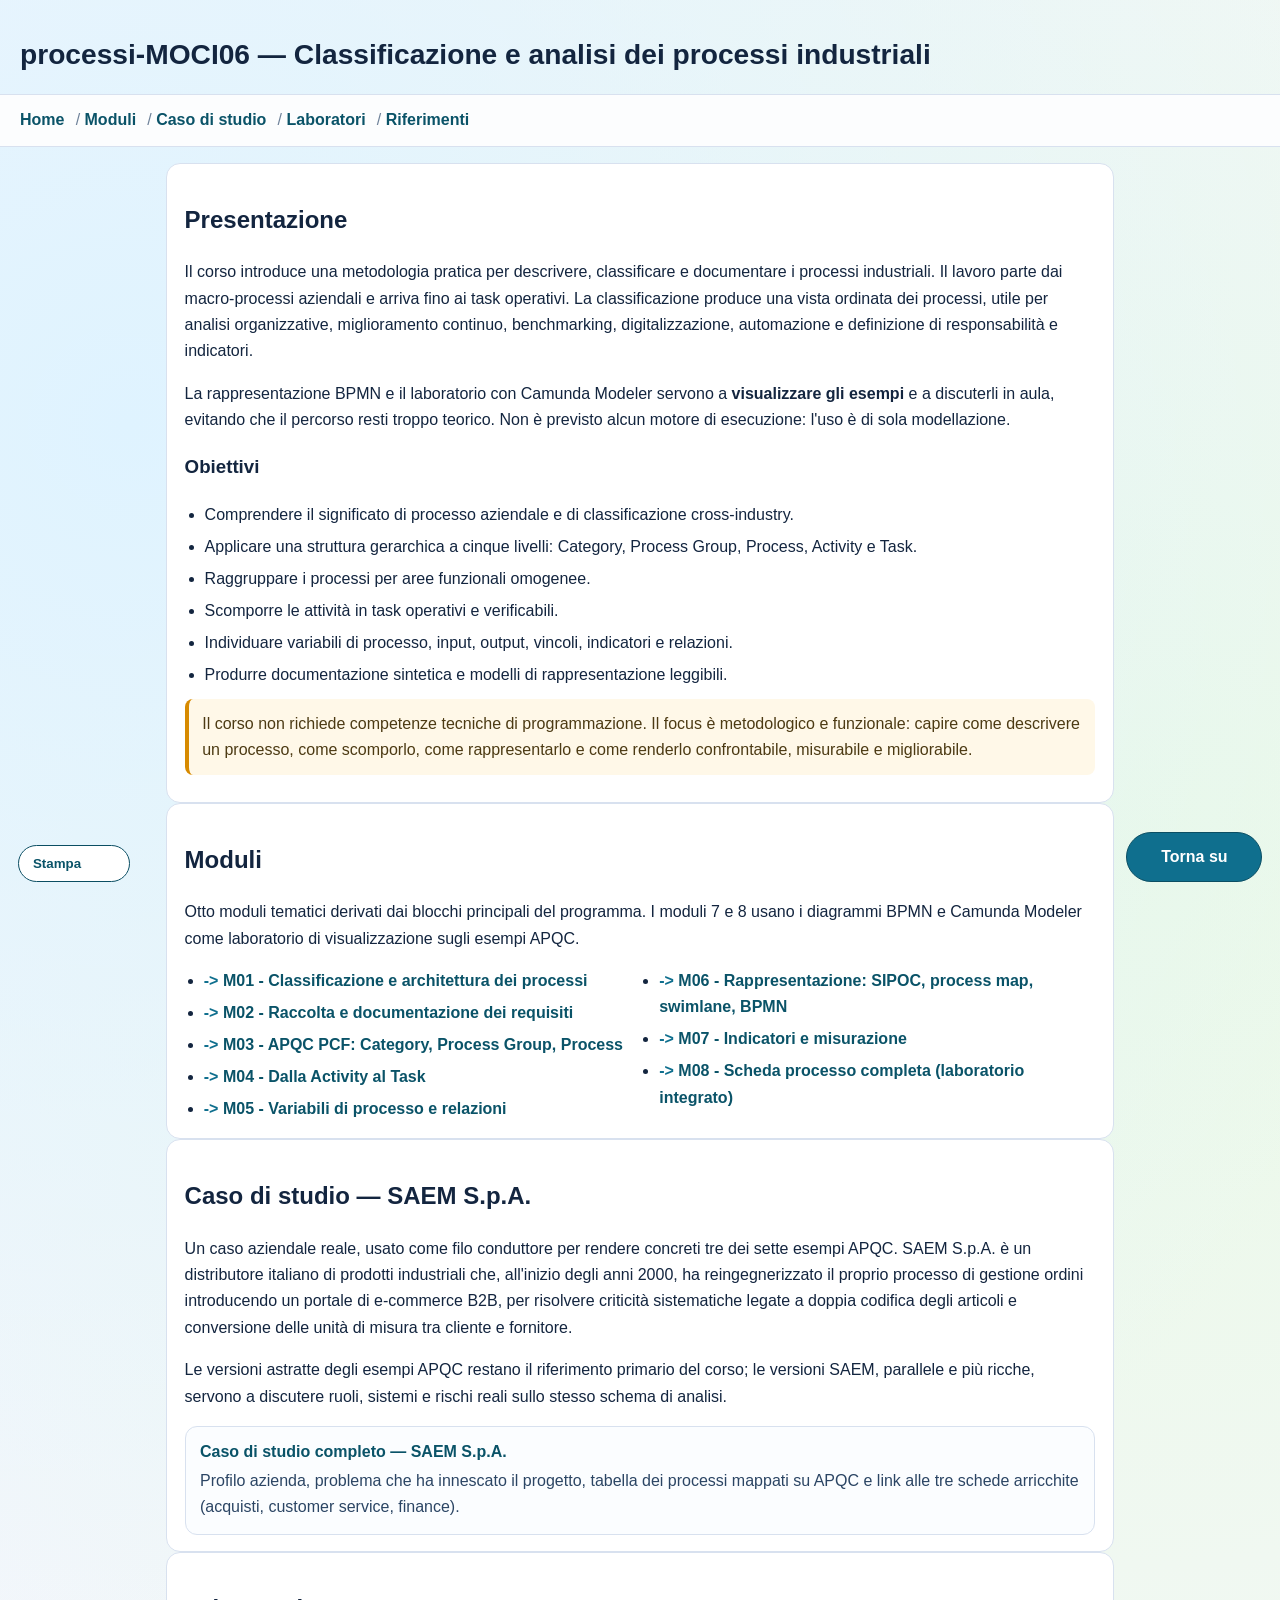
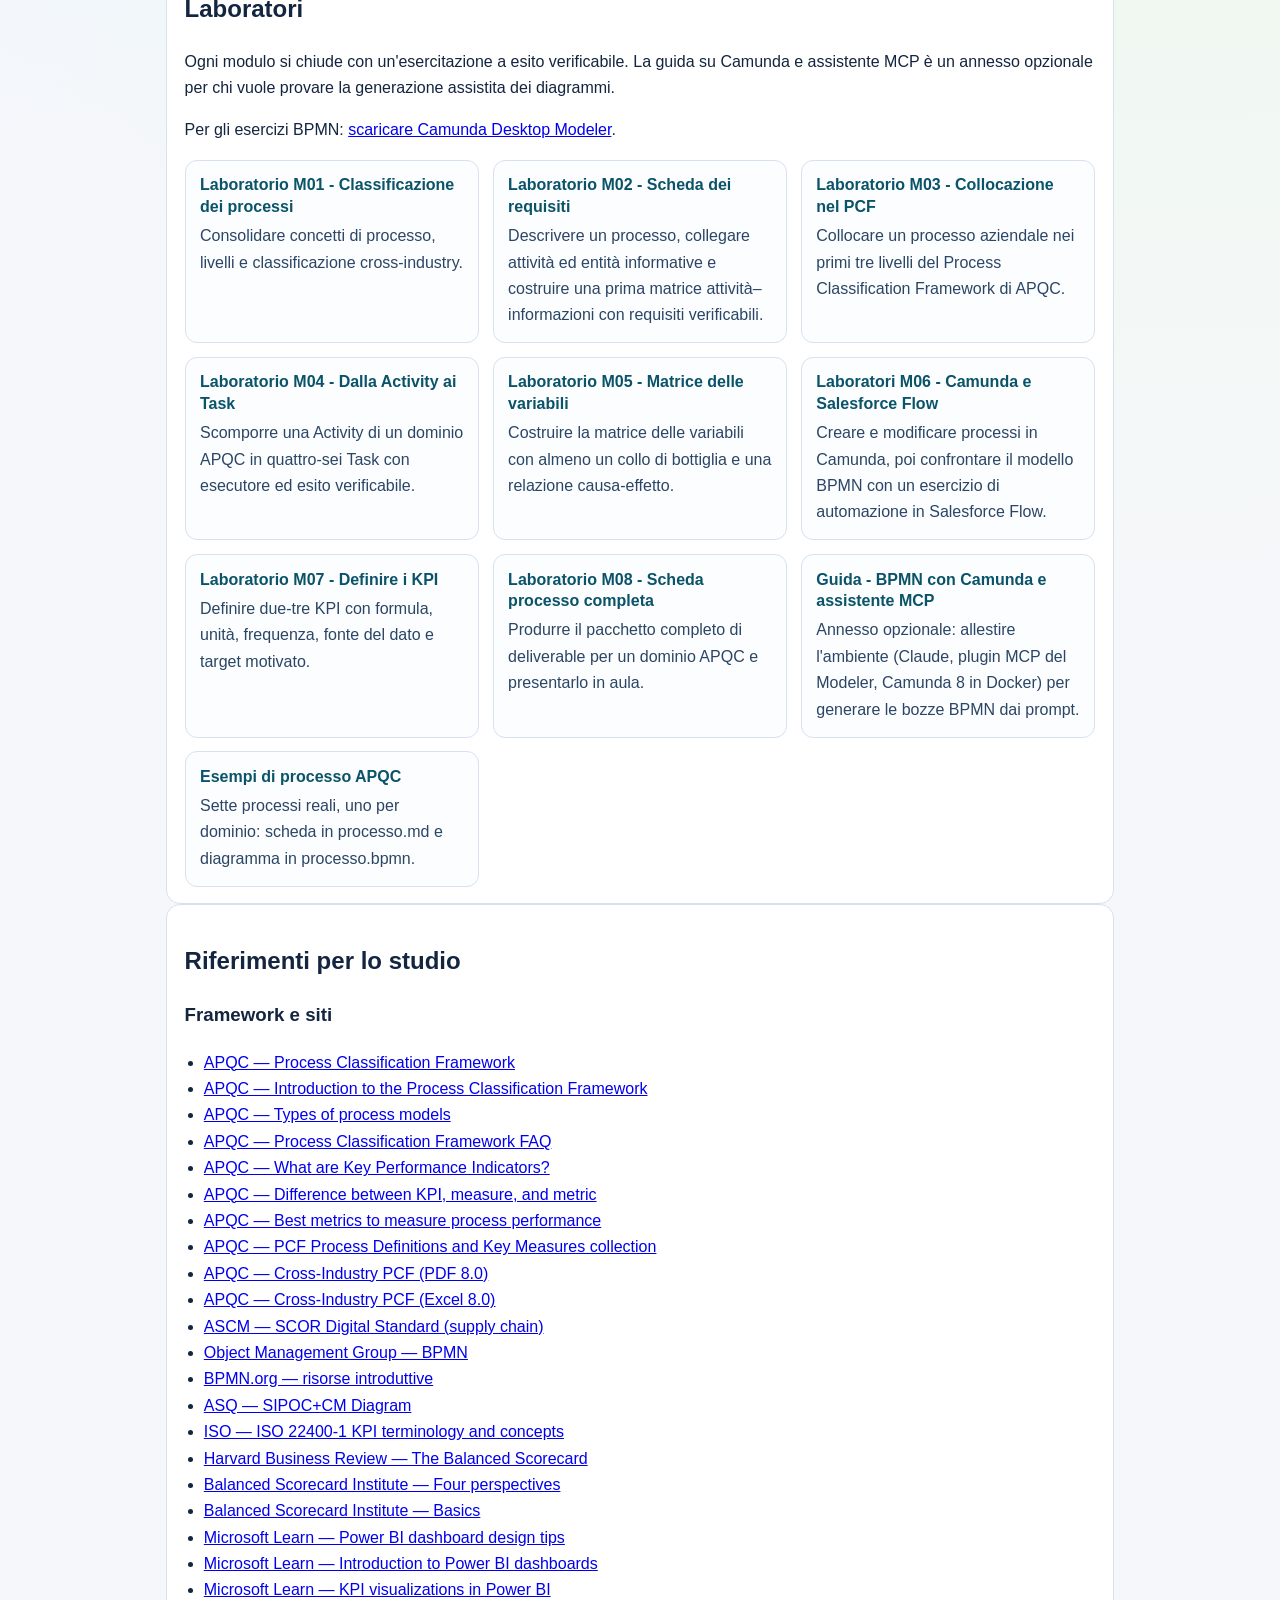
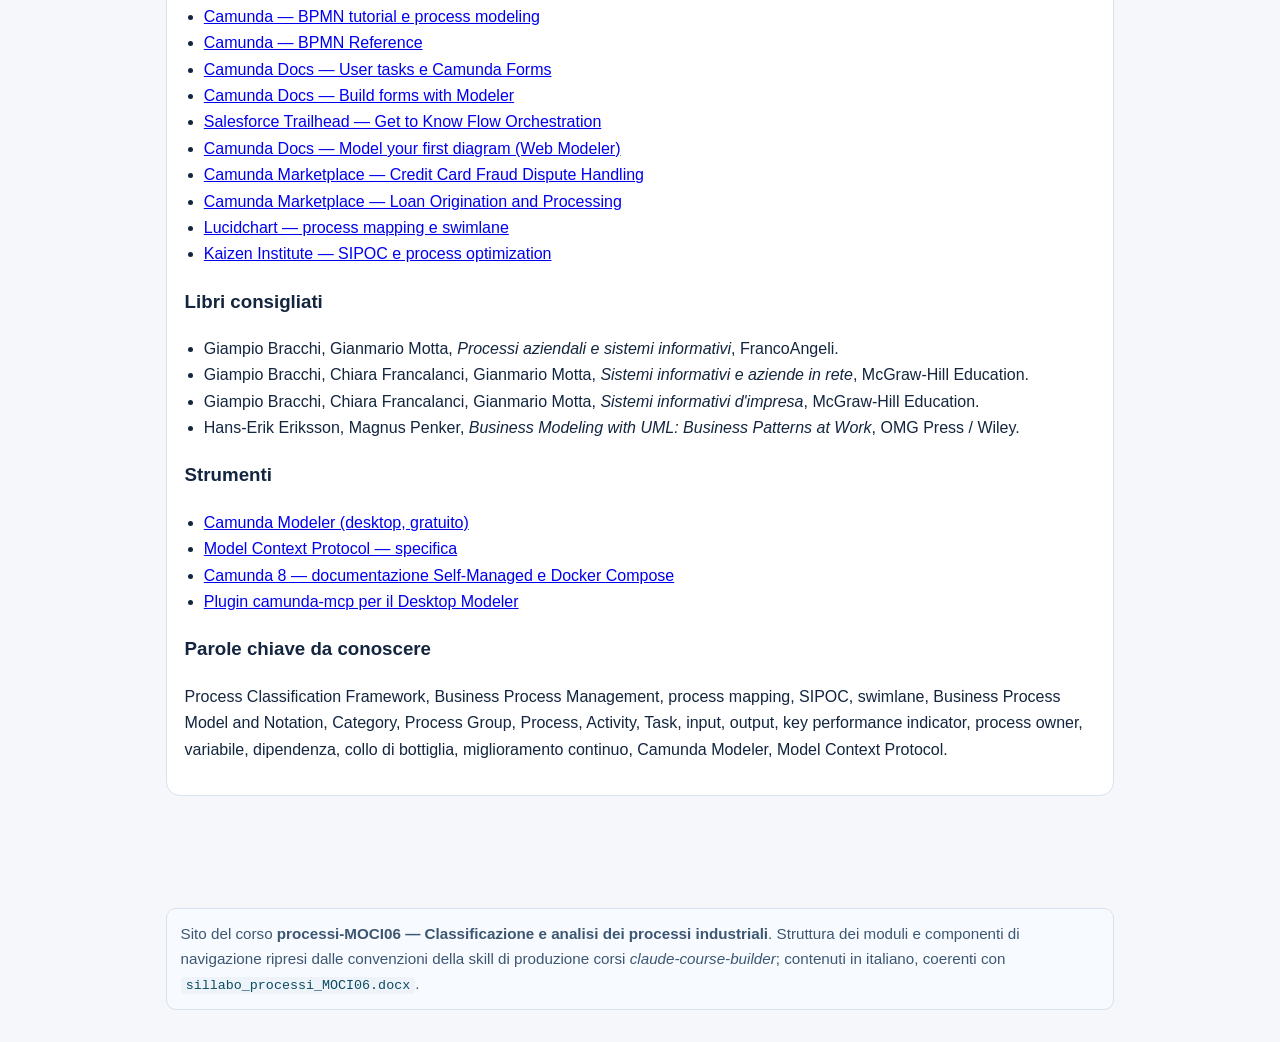
<file: site/index.html>
<!doctype html>
<html lang="it">
<head>
<meta charset="utf-8">
<meta name="viewport" content="width=device-width, initial-scale=1.0">
<title>processi-MOCI06 — Classificazione e analisi dei processi industriali</title>
<link rel="stylesheet" href="assets/css/main.css">
<script defer src="assets/js/back-to-top.js"></script>
</head>
<body>
<header id="top" class="hero">
 <h1>processi-MOCI06 — Classificazione e analisi dei processi industriali</h1>
</header>
<nav id="primary-nav" class="primary-nav" aria-label="Navigazione">
 <a href="index.html" aria-current="page">Home</a>
 <a href="#moduli">Moduli</a>
 <a href="#caso-studio">Caso di studio</a>
 <a href="#laboratori">Laboratori</a>
 <a href="#riferimenti">Riferimenti</a>
</nav>
<main class="content">
 <section id="presentazione">
  <h2>Presentazione</h2>
  <p>Il corso introduce una metodologia pratica per descrivere, classificare e documentare i processi industriali. Il lavoro parte dai macro-processi aziendali e arriva fino ai task operativi. La classificazione produce una vista ordinata dei processi, utile per analisi organizzative, miglioramento continuo, benchmarking, digitalizzazione, automazione e definizione di responsabilità e indicatori.</p>
  <p>La rappresentazione BPMN e il laboratorio con Camunda Modeler servono a <strong>visualizzare gli esempi</strong> e a discuterli in aula, evitando che il percorso resti troppo teorico. Non è previsto alcun motore di esecuzione: l'uso è di sola modellazione.</p>
  <h3>Obiettivi</h3>
  <ul class="study-bullets">
   <li>Comprendere il significato di processo aziendale e di classificazione cross-industry.</li>
   <li>Applicare una struttura gerarchica a cinque livelli: Category, Process Group, Process, Activity e Task.</li>
   <li>Raggruppare i processi per aree funzionali omogenee.</li>
   <li>Scomporre le attività in task operativi e verificabili.</li>
   <li>Individuare variabili di processo, input, output, vincoli, indicatori e relazioni.</li>
   <li>Produrre documentazione sintetica e modelli di rappresentazione leggibili.</li>
  </ul>
  <div class="note-box">Il corso non richiede competenze tecniche di programmazione. Il focus è metodologico e funzionale: capire come descrivere un processo, come scomporlo, come rappresentarlo e come renderlo confrontabile, misurabile e migliorabile.</div>
 </section>

 <section id="moduli">
  <h2>Moduli</h2>
  <p>Otto moduli tematici derivati dai blocchi principali del programma. I moduli 7 e 8 usano i diagrammi BPMN e Camunda Modeler come laboratorio di visualizzazione sugli esempi APQC.</p>
  <ul class="chapter-list">
          <li><a href="chapters/chapter-01.html">M01 - Classificazione e architettura dei processi</a></li>
          <li><a href="chapters/chapter-02.html">M02 - Raccolta e documentazione dei requisiti</a></li>
          <li><a href="chapters/chapter-03.html">M03 - APQC PCF: Category, Process Group, Process</a></li>
          <li><a href="chapters/chapter-04.html">M04 - Dalla Activity al Task</a></li>
          <li><a href="chapters/chapter-05.html">M05 - Variabili di processo e relazioni</a></li>
          <li><a href="chapters/chapter-06.html">M06 - Rappresentazione: SIPOC, process map, swimlane, BPMN</a></li>
          <li><a href="chapters/chapter-07.html">M07 - Indicatori e misurazione</a></li>
          <li><a href="chapters/chapter-08.html">M08 - Scheda processo completa (laboratorio integrato)</a></li>
  </ul>
 </section>

 <section id="caso-studio">
  <h2>Caso di studio — SAEM S.p.A.</h2>
  <p>Un caso aziendale reale, usato come filo conduttore per rendere concreti tre dei sette esempi APQC. SAEM S.p.A. è un distributore italiano di prodotti industriali che, all'inizio degli anni 2000, ha reingegnerizzato il proprio processo di gestione ordini introducendo un portale di e-commerce B2B, per risolvere criticità sistematiche legate a doppia codifica degli articoli e conversione delle unità di misura tra cliente e fornitore.</p>
  <p>Le versioni astratte degli esempi APQC restano il riferimento primario del corso; le versioni SAEM, parallele e più ricche, servono a discutere ruoli, sistemi e rischi reali sullo stesso schema di analisi.</p>
  <a class="lab-card" href="caso-studio-saem.html">
    <h3>Caso di studio completo — SAEM S.p.A.</h3>
    <p>Profilo azienda, problema che ha innescato il progetto, tabella dei processi mappati su APQC e link alle tre schede arricchite (acquisti, customer service, finance).</p>
  </a>
 </section>

 <section id="laboratori">
  <h2>Laboratori</h2>
  <p>Ogni modulo si chiude con un'esercitazione a esito verificabile. La guida su Camunda e assistente MCP è un annesso opzionale per chi vuole provare la generazione assistita dei diagrammi.</p>
  <p>Per gli esercizi BPMN: <a href="https://docs.camunda.io/downloads/" target="_blank" rel="noopener noreferrer">scaricare Camunda Desktop Modeler</a>.</p>
  <div class="labs-grid">
          <a class="lab-card" href="chapters/chapter-01.html#s08">
            <h3>Laboratorio M01 - Classificazione dei processi</h3>
            <p>Consolidare concetti di processo, livelli e classificazione cross-industry.</p>
          </a>
          <a class="lab-card" href="chapters/chapter-02.html#s13">
            <h3>Laboratorio M02 - Scheda dei requisiti</h3>
            <p>Descrivere un processo, collegare attività ed entità informative e costruire una prima matrice attività–informazioni con requisiti verificabili.</p>
          </a>
          <a class="lab-card" href="chapters/chapter-03.html#s11">
            <h3>Laboratorio M03 - Collocazione nel PCF</h3>
            <p>Collocare un processo aziendale nei primi tre livelli del Process Classification Framework di APQC.</p>
          </a>
          <a class="lab-card" href="chapters/chapter-04.html#s11">
            <h3>Laboratorio M04 - Dalla Activity ai Task</h3>
            <p>Scomporre una Activity di un dominio APQC in quattro-sei Task con esecutore ed esito verificabile.</p>
          </a>
          <a class="lab-card" href="chapters/chapter-05.html#s11">
            <h3>Laboratorio M05 - Matrice delle variabili</h3>
            <p>Costruire la matrice delle variabili con almeno un collo di bottiglia e una relazione causa-effetto.</p>
          </a>
          <a class="lab-card" href="chapters/chapter-06.html#s11">
            <h3>Laboratori M06 - Camunda e Salesforce Flow</h3>
            <p>Creare e modificare processi in Camunda, poi confrontare il modello BPMN con un esercizio di automazione in Salesforce Flow.</p>
          </a>
          <a class="lab-card" href="chapters/chapter-07.html#s13">
            <h3>Laboratorio M07 - Definire i KPI</h3>
            <p>Definire due-tre KPI con formula, unità, frequenza, fonte del dato e target motivato.</p>
          </a>
          <a class="lab-card" href="chapters/chapter-08.html#s12">
            <h3>Laboratorio M08 - Scheda processo completa</h3>
            <p>Produrre il pacchetto completo di deliverable per un dominio APQC e presentarlo in aula.</p>
          </a>
          <a class="lab-card" href="lab-camunda-mcp.html">
            <h3>Guida - BPMN con Camunda e assistente MCP</h3>
            <p>Annesso opzionale: allestire l&#x27;ambiente (Claude, plugin MCP del Modeler, Camunda 8 in Docker) per generare le bozze BPMN dai prompt.</p>
          </a>
          <a class="lab-card" href="https://github.com/thimotyb/corso-processi/tree/main/esempi-apqc/">
            <h3>Esempi di processo APQC</h3>
            <p>Sette processi reali, uno per dominio: scheda in processo.md e diagramma in processo.bpmn.</p>
          </a>
  </div>
 </section>

 <section id="riferimenti">
  <h2>Riferimenti per lo studio</h2>
  <h3>Framework e siti</h3>
  <ul class="reference-list">
          <li><a href="https://www.apqc.org/process-frameworks" target="_blank" rel="noopener noreferrer">APQC — Process Classification Framework</a></li>
          <li><a href="https://www.apqc.org/resource-library/resource-listing/introduction-apqcs-process-classification-framework-pcf" target="_blank" rel="noopener noreferrer">APQC — Introduction to the Process Classification Framework</a></li>
          <li><a href="https://www.apqc.org/blog/what-are-different-types-process-models" target="_blank" rel="noopener noreferrer">APQC — Types of process models</a></li>
          <li><a href="https://www.apqc.org/process-frameworks/pcf-faqs" target="_blank" rel="noopener noreferrer">APQC — Process Classification Framework FAQ</a></li>
          <li><a href="https://www.apqc.org/blog/what-are-key-performance-indicators-kpis" target="_blank" rel="noopener noreferrer">APQC — What are Key Performance Indicators?</a></li>
          <li><a href="https://www.apqc.org/blog/ask-us-answered-whats-difference-between-kpi-measure-and-metric" target="_blank" rel="noopener noreferrer">APQC — Difference between KPI, measure, and metric</a></li>
          <li><a href="https://www.apqc.org/What-Are-the-Best-Metrics-to-Measure-Process-Performance" target="_blank" rel="noopener noreferrer">APQC — Best metrics to measure process performance</a></li>
          <li><a href="https://www.apqc.org/resource-library/resource-collection/pcf-version-80-process-definitions-and-key-measures-collection" target="_blank" rel="noopener noreferrer">APQC — PCF Process Definitions and Key Measures collection</a></li>
          <li><a href="https://www.apqc.org/resource-library/resource-listing/apqc-process-classification-framework-pcf-cross-industry-pdf-13" target="_blank" rel="noopener noreferrer">APQC — Cross-Industry PCF (PDF 8.0)</a></li>
          <li><a href="https://www.apqc.org/resource-library/resource-listing/apqc-process-classification-framework-pcf-cross-industry-excel-12" target="_blank" rel="noopener noreferrer">APQC — Cross-Industry PCF (Excel 8.0)</a></li>
          <li><a href="https://www.ascm.org/corporate-solutions/standards-tools/scor-ds/" target="_blank" rel="noopener noreferrer">ASCM — SCOR Digital Standard (supply chain)</a></li>
          <li><a href="https://www.omg.org/spec/BPMN/" target="_blank" rel="noopener noreferrer">Object Management Group — BPMN</a></li>
          <li><a href="https://www.bpmn.org/" target="_blank" rel="noopener noreferrer">BPMN.org — risorse introduttive</a></li>
          <li><a href="https://asq.org/quality-resources/sipoc" target="_blank" rel="noopener noreferrer">ASQ — SIPOC+CM Diagram</a></li>
          <li><a href="https://www.iso.org/standard/56847.html" target="_blank" rel="noopener noreferrer">ISO — ISO 22400-1 KPI terminology and concepts</a></li>
          <li><a href="https://hbr.org/2005/07/the-balanced-scorecard-measures-that-drive-performance" target="_blank" rel="noopener noreferrer">Harvard Business Review — The Balanced Scorecard</a></li>
          <li><a href="https://balancedscorecard.org/staging/bsc-basics/articles-videos/the-four-perspectives-of-the-balanced-scorecard/" target="_blank" rel="noopener noreferrer">Balanced Scorecard Institute — Four perspectives</a></li>
          <li><a href="https://balancedscorecard.org/bsc-basics-overview/" target="_blank" rel="noopener noreferrer">Balanced Scorecard Institute — Basics</a></li>
          <li><a href="https://learn.microsoft.com/en-us/power-bi/create-reports/service-dashboards-design-tips" target="_blank" rel="noopener noreferrer">Microsoft Learn — Power BI dashboard design tips</a></li>
          <li><a href="https://learn.microsoft.com/en-us/power-bi/create-reports/service-dashboards" target="_blank" rel="noopener noreferrer">Microsoft Learn — Introduction to Power BI dashboards</a></li>
          <li><a href="https://learn.microsoft.com/en-us/power-bi/visuals/power-bi-visualization-kpi" target="_blank" rel="noopener noreferrer">Microsoft Learn — KPI visualizations in Power BI</a></li>
          <li><a href="https://camunda.com/bpmn/" target="_blank" rel="noopener noreferrer">Camunda — BPMN tutorial e process modeling</a></li>
          <li><a href="https://camunda.com/bpmn/reference/" target="_blank" rel="noopener noreferrer">Camunda — BPMN Reference</a></li>
          <li><a href="https://docs.camunda.io/docs/components/modeler/bpmn/user-tasks/" target="_blank" rel="noopener noreferrer">Camunda Docs — User tasks e Camunda Forms</a></li>
          <li><a href="https://docs.camunda.io/docs/components/modeler/forms/utilizing-forms/" target="_blank" rel="noopener noreferrer">Camunda Docs — Build forms with Modeler</a></li>
          <li><a href="https://trailhead.salesforce.com/content/learn/modules/orchestrator-basics/get-to-know-orchestrator" target="_blank" rel="noopener noreferrer">Salesforce Trailhead — Get to Know Flow Orchestration</a></li>
          <li><a href="https://docs.camunda.io/docs/components/modeler/web-modeler/modeling/model-your-first-diagram/" target="_blank" rel="noopener noreferrer">Camunda Docs — Model your first diagram (Web Modeler)</a></li>
          <li><a href="https://marketplace.camunda.com/en-US/apps/449510/credit-card-fraud-dispute-handling" target="_blank" rel="noopener noreferrer">Camunda Marketplace — Credit Card Fraud Dispute Handling</a></li>
          <li><a href="https://marketplace.camunda.com/en-US/apps/450143/loan-origination-and-processing" target="_blank" rel="noopener noreferrer">Camunda Marketplace — Loan Origination and Processing</a></li>
          <li><a href="https://www.lucidchart.com/pages/process-mapping" target="_blank" rel="noopener noreferrer">Lucidchart — process mapping e swimlane</a></li>
          <li><a href="https://kaizen.com/insights/sipoc-process-optimization/" target="_blank" rel="noopener noreferrer">Kaizen Institute — SIPOC e process optimization</a></li>
  </ul>
  <h3>Libri consigliati</h3>
  <ul class="reference-list">
          <li>Giampio Bracchi, Gianmario Motta, <em>Processi aziendali e sistemi informativi</em>, FrancoAngeli.</li>
          <li>Giampio Bracchi, Chiara Francalanci, Gianmario Motta, <em>Sistemi informativi e aziende in rete</em>, McGraw-Hill Education.</li>
          <li>Giampio Bracchi, Chiara Francalanci, Gianmario Motta, <em>Sistemi informativi d'impresa</em>, McGraw-Hill Education.</li>
          <li>Hans-Erik Eriksson, Magnus Penker, <em>Business Modeling with UML: Business Patterns at Work</em>, OMG Press / Wiley.</li>
  </ul>
  <h3>Strumenti</h3>
  <ul class="reference-list">
          <li><a href="https://docs.camunda.io/downloads/" target="_blank" rel="noopener noreferrer">Camunda Modeler (desktop, gratuito)</a></li>
          <li><a href="https://modelcontextprotocol.io/" target="_blank" rel="noopener noreferrer">Model Context Protocol — specifica</a></li>
          <li><a href="https://docs.camunda.io/docs/self-managed/quickstart/developer-quickstart/docker-compose/" target="_blank" rel="noopener noreferrer">Camunda 8 — documentazione Self-Managed e Docker Compose</a></li>
          <li><a href="https://github.com/JesseLeresche/Camunda-mcp" target="_blank" rel="noopener noreferrer">Plugin camunda-mcp per il Desktop Modeler</a></li>
  </ul>
  <h3>Parole chiave da conoscere</h3>
  <p>Process Classification Framework, Business Process Management, process mapping, SIPOC, swimlane, Business Process Model and Notation, Category, Process Group, Process, Activity, Task, input, output, key performance indicator, process owner, variabile, dipendenza, collo di bottiglia, miglioramento continuo, Camunda Modeler, Model Context Protocol.</p>
 </section>
</main>
<div class="site-footer-note">
 <p>Sito del corso <strong>processi-MOCI06 — Classificazione e analisi dei processi industriali</strong>. Struttura dei moduli e componenti di navigazione ripresi dalle convenzioni della skill di produzione corsi <em>claude-course-builder</em>; contenuti in italiano, coerenti con <code>sillabo_processi_MOCI06.docx</code>.</p>
</div>
<button class="print-page" type="button" data-print-page aria-label="Stampa la pagina">Stampa</button>
<a class="back-to-top" href="#top" data-back-to-top aria-hidden="true" tabindex="-1">Torna su</a>
<div class="lightbox" id="lightbox" aria-hidden="true">
 <figure class="lightbox-inner">
  <img id="lightbox-image" alt="">
  <figcaption id="lightbox-caption"></figcaption>
 </figure>
</div>
</body>
</html>
</file>
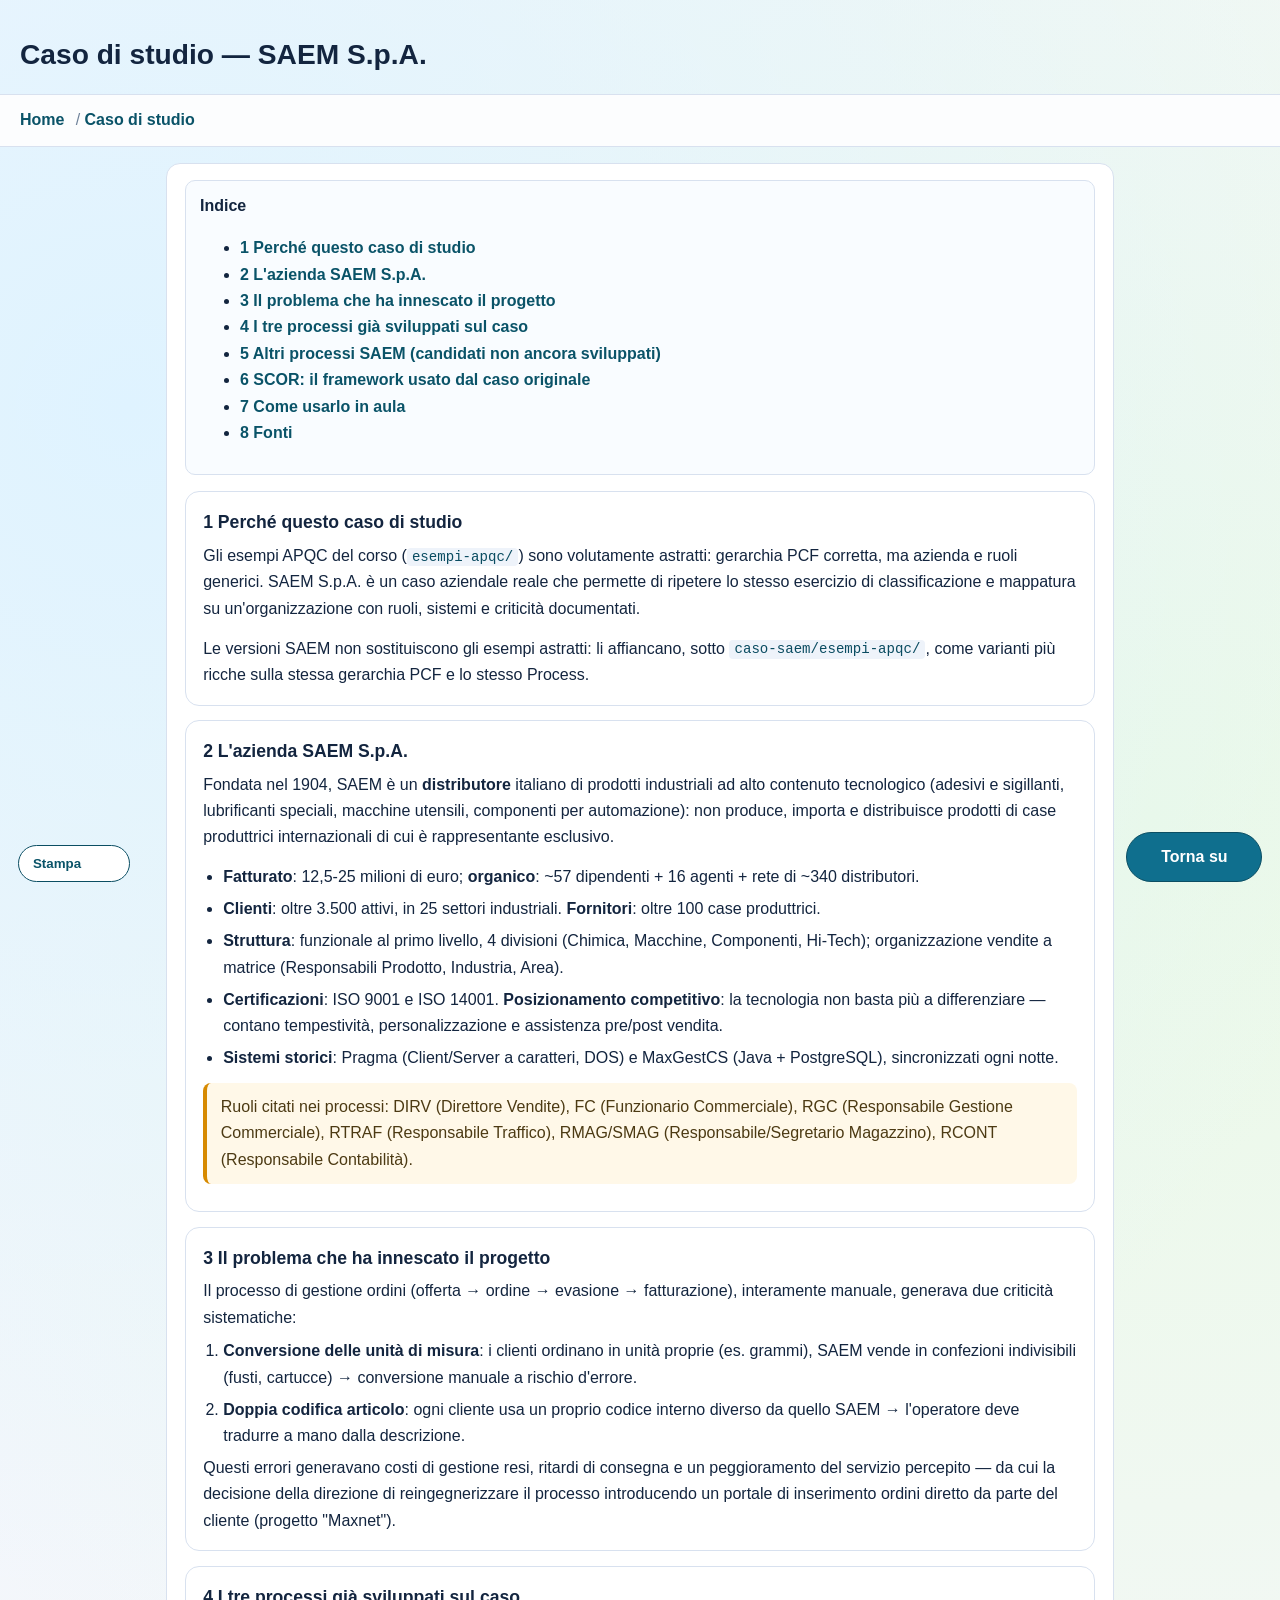
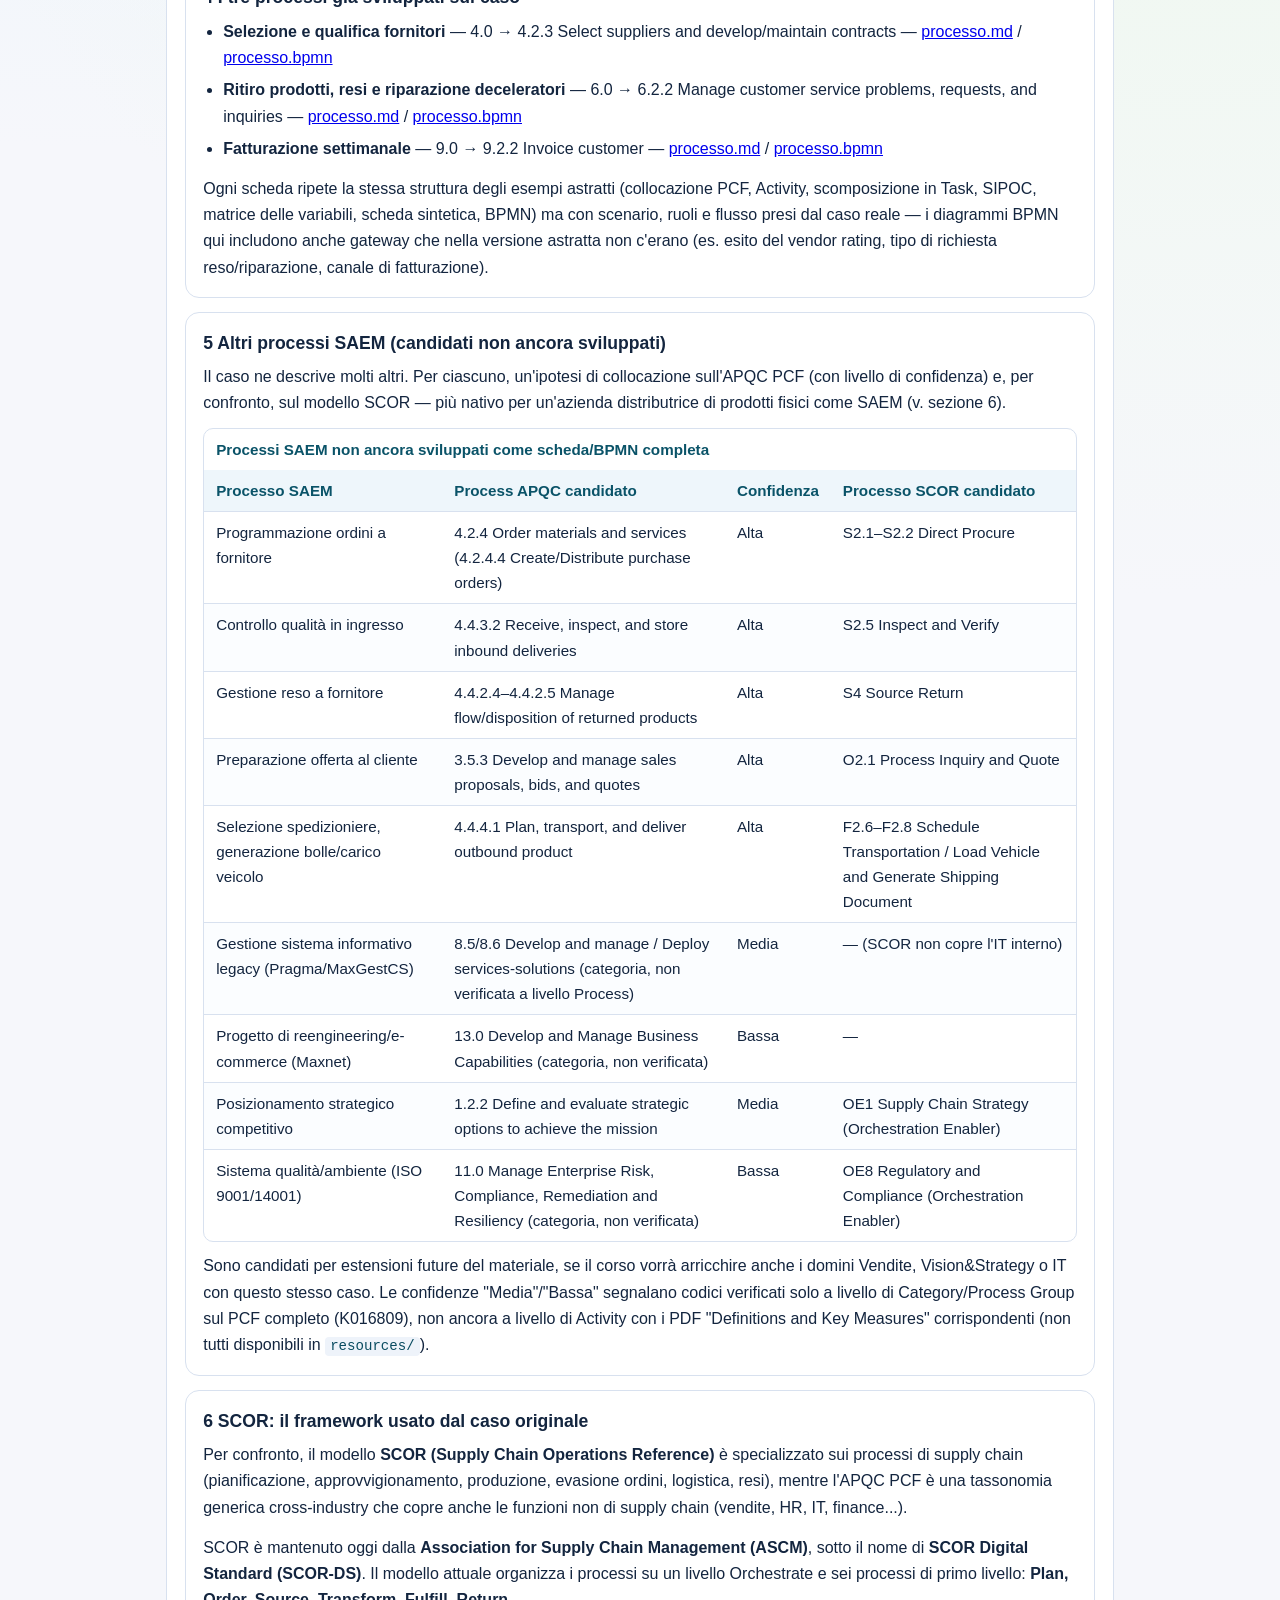
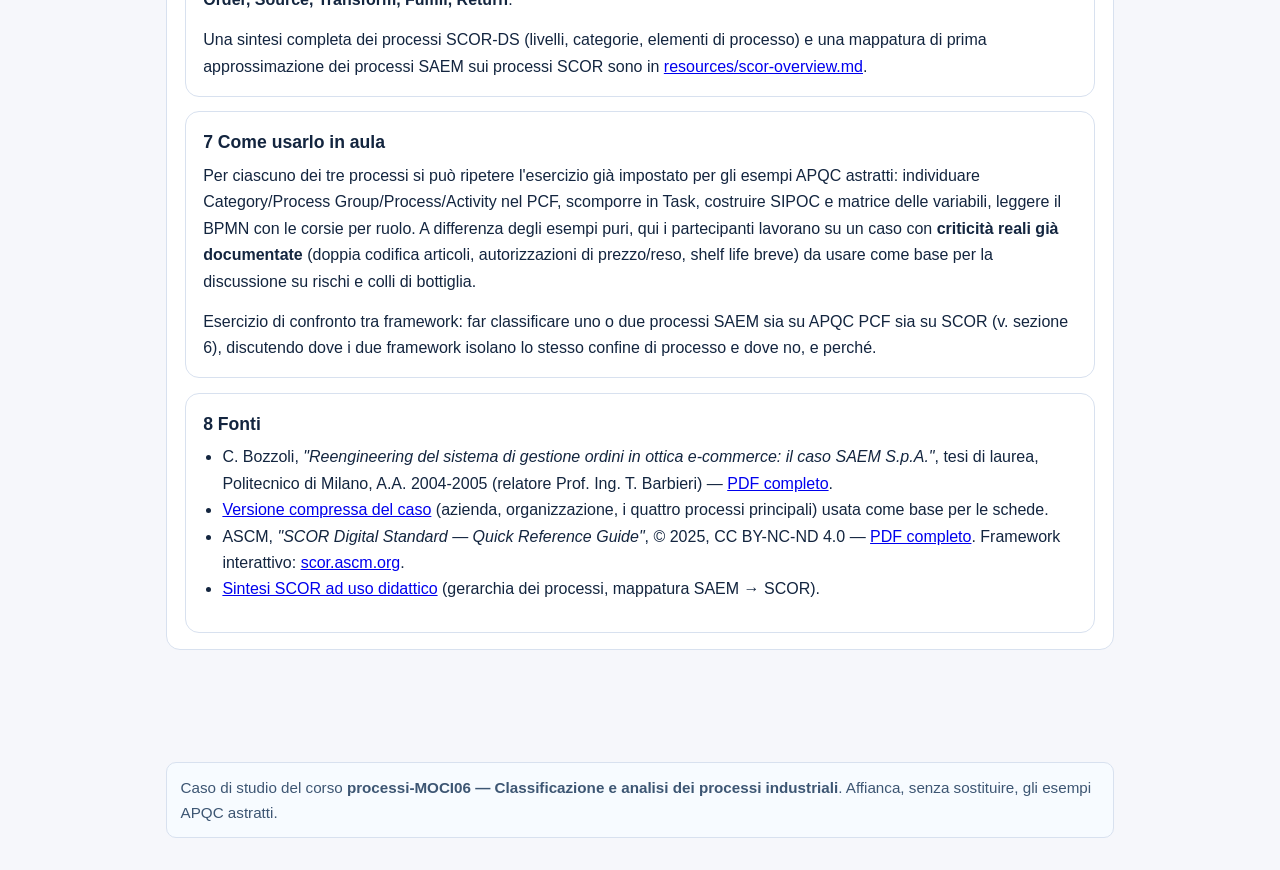
<file: site/caso-studio-saem.html>
<!doctype html>
<html lang="it">
<head>
<meta charset="utf-8">
<meta name="viewport" content="width=device-width, initial-scale=1.0">
<title>Caso di studio — SAEM S.p.A.</title>
<link rel="stylesheet" href="assets/css/main.css">
<script defer src="assets/js/back-to-top.js"></script>
</head>
<body>
<header class="hero" id="top">
 <h1>Caso di studio — SAEM S.p.A.</h1>
</header>
<nav class="primary-nav" id="primary-nav" aria-label="Navigazione">
 <a href="index.html">Home</a>
 <a href="caso-studio-saem.html" aria-current="page">Caso di studio</a>
</nav>
<main class="content">
 <article>
  <section class="section-toc">
   <h2>Indice</h2>
   <ul>
    <li><a href="#s01">1 Perché questo caso di studio</a></li>
    <li><a href="#s02">2 L'azienda SAEM S.p.A.</a></li>
    <li><a href="#s03">3 Il problema che ha innescato il progetto</a></li>
    <li><a href="#s04">4 I tre processi già sviluppati sul caso</a></li>
    <li><a href="#s05">5 Altri processi SAEM (candidati non ancora sviluppati)</a></li>
    <li><a href="#s06">6 SCOR: il framework usato dal caso originale</a></li>
    <li><a href="#s07">7 Come usarlo in aula</a></li>
    <li><a href="#s08">8 Fonti</a></li>
   </ul>
  </section>

  <section class="study-section" id="s01">
   <h2>1 Perché questo caso di studio</h2>
   <p>Gli esempi APQC del corso (<code>esempi-apqc/</code>) sono volutamente astratti: gerarchia PCF corretta, ma azienda e ruoli generici. SAEM S.p.A. è un caso aziendale reale che permette di ripetere lo stesso esercizio di classificazione e mappatura su un'organizzazione con ruoli, sistemi e criticità documentati.</p>
   <p>Le versioni SAEM non sostituiscono gli esempi astratti: li affiancano, sotto <code>caso-saem/esempi-apqc/</code>, come varianti più ricche sulla stessa gerarchia PCF e lo stesso Process.</p>
  </section>

  <section class="study-section" id="s02">
   <h2>2 L'azienda SAEM S.p.A.</h2>
   <p>Fondata nel 1904, SAEM è un <strong>distributore</strong> italiano di prodotti industriali ad alto contenuto tecnologico (adesivi e sigillanti, lubrificanti speciali, macchine utensili, componenti per automazione): non produce, importa e distribuisce prodotti di case produttrici internazionali di cui è rappresentante esclusivo.</p>
   <ul class="study-bullets">
    <li><strong>Fatturato</strong>: 12,5-25 milioni di euro; <strong>organico</strong>: ~57 dipendenti + 16 agenti + rete di ~340 distributori.</li>
    <li><strong>Clienti</strong>: oltre 3.500 attivi, in 25 settori industriali. <strong>Fornitori</strong>: oltre 100 case produttrici.</li>
    <li><strong>Struttura</strong>: funzionale al primo livello, 4 divisioni (Chimica, Macchine, Componenti, Hi-Tech); organizzazione vendite a matrice (Responsabili Prodotto, Industria, Area).</li>
    <li><strong>Certificazioni</strong>: ISO 9001 e ISO 14001. <strong>Posizionamento competitivo</strong>: la tecnologia non basta più a differenziare — contano tempestività, personalizzazione e assistenza pre/post vendita.</li>
    <li><strong>Sistemi storici</strong>: Pragma (Client/Server a caratteri, DOS) e MaxGestCS (Java + PostgreSQL), sincronizzati ogni notte.</li>
   </ul>
   <div class="note-box">Ruoli citati nei processi: DIRV (Direttore Vendite), FC (Funzionario Commerciale), RGC (Responsabile Gestione Commerciale), RTRAF (Responsabile Traffico), RMAG/SMAG (Responsabile/Segretario Magazzino), RCONT (Responsabile Contabilità).</div>
  </section>

  <section class="study-section" id="s03">
   <h2>3 Il problema che ha innescato il progetto</h2>
   <p>Il processo di gestione ordini (offerta &rarr; ordine &rarr; evasione &rarr; fatturazione), interamente manuale, generava due criticità sistematiche:</p>
   <ol class="study-bullets">
    <li><strong>Conversione delle unità di misura</strong>: i clienti ordinano in unità proprie (es. grammi), SAEM vende in confezioni indivisibili (fusti, cartucce) &rarr; conversione manuale a rischio d'errore.</li>
    <li><strong>Doppia codifica articolo</strong>: ogni cliente usa un proprio codice interno diverso da quello SAEM &rarr; l'operatore deve tradurre a mano dalla descrizione.</li>
   </ol>
   <p>Questi errori generavano costi di gestione resi, ritardi di consegna e un peggioramento del servizio percepito — da cui la decisione della direzione di reingegnerizzare il processo introducendo un portale di inserimento ordini diretto da parte del cliente (progetto "Maxnet").</p>
  </section>

  <section class="study-section" id="s04">
   <h2>4 I tre processi già sviluppati sul caso</h2>
   <ul class="study-bullets">
    <li><strong>Selezione e qualifica fornitori</strong> &mdash; 4.0 &rarr; 4.2.3 Select suppliers and develop/maintain contracts &mdash; <a href="https://github.com/thimotyb/corso-processi/blob/main/caso-saem/esempi-apqc/03-acquisti/processo.md">processo.md</a> / <a href="https://github.com/thimotyb/corso-processi/blob/main/caso-saem/esempi-apqc/03-acquisti/processo.bpmn">processo.bpmn</a></li>
    <li><strong>Ritiro prodotti, resi e riparazione deceleratori</strong> &mdash; 6.0 &rarr; 6.2.2 Manage customer service problems, requests, and inquiries &mdash; <a href="https://github.com/thimotyb/corso-processi/blob/main/caso-saem/esempi-apqc/05-customer-service/processo.md">processo.md</a> / <a href="https://github.com/thimotyb/corso-processi/blob/main/caso-saem/esempi-apqc/05-customer-service/processo.bpmn">processo.bpmn</a></li>
    <li><strong>Fatturazione settimanale</strong> &mdash; 9.0 &rarr; 9.2.2 Invoice customer &mdash; <a href="https://github.com/thimotyb/corso-processi/blob/main/caso-saem/esempi-apqc/07-finance/processo.md">processo.md</a> / <a href="https://github.com/thimotyb/corso-processi/blob/main/caso-saem/esempi-apqc/07-finance/processo.bpmn">processo.bpmn</a></li>
   </ul>
   <p>Ogni scheda ripete la stessa struttura degli esempi astratti (collocazione PCF, Activity, scomposizione in Task, SIPOC, matrice delle variabili, scheda sintetica, BPMN) ma con scenario, ruoli e flusso presi dal caso reale — i diagrammi BPMN qui includono anche gateway che nella versione astratta non c'erano (es. esito del vendor rating, tipo di richiesta reso/riparazione, canale di fatturazione).</p>
  </section>

  <section class="study-section" id="s05">
   <h2>5 Altri processi SAEM (candidati non ancora sviluppati)</h2>
   <p>Il caso ne descrive molti altri. Per ciascuno, un'ipotesi di collocazione sull'APQC PCF (con livello di confidenza) e, per confronto, sul modello SCOR — più nativo per un'azienda distributrice di prodotti fisici come SAEM (v. sezione 6).</p>
   <div class="data-table-wrap">
    <table class="data-table">
     <caption>Processi SAEM non ancora sviluppati come scheda/BPMN completa</caption>
     <thead>
      <tr><th>Processo SAEM</th><th>Process APQC candidato</th><th>Confidenza</th><th>Processo SCOR candidato</th></tr>
     </thead>
     <tbody>
      <tr><td>Programmazione ordini a fornitore</td><td>4.2.4 Order materials and services (4.2.4.4 Create/Distribute purchase orders)</td><td>Alta</td><td>S2.1&ndash;S2.2 Direct Procure</td></tr>
      <tr><td>Controllo qualità in ingresso</td><td>4.4.3.2 Receive, inspect, and store inbound deliveries</td><td>Alta</td><td>S2.5 Inspect and Verify</td></tr>
      <tr><td>Gestione reso a fornitore</td><td>4.4.2.4&ndash;4.4.2.5 Manage flow/disposition of returned products</td><td>Alta</td><td>S4 Source Return</td></tr>
      <tr><td>Preparazione offerta al cliente</td><td>3.5.3 Develop and manage sales proposals, bids, and quotes</td><td>Alta</td><td>O2.1 Process Inquiry and Quote</td></tr>
      <tr><td>Selezione spedizioniere, generazione bolle/carico veicolo</td><td>4.4.4.1 Plan, transport, and deliver outbound product</td><td>Alta</td><td>F2.6&ndash;F2.8 Schedule Transportation / Load Vehicle and Generate Shipping Document</td></tr>
      <tr><td>Gestione sistema informativo legacy (Pragma/MaxGestCS)</td><td>8.5/8.6 Develop and manage / Deploy services-solutions (categoria, non verificata a livello Process)</td><td>Media</td><td>&mdash; (SCOR non copre l'IT interno)</td></tr>
      <tr><td>Progetto di reengineering/e-commerce (Maxnet)</td><td>13.0 Develop and Manage Business Capabilities (categoria, non verificata)</td><td>Bassa</td><td>&mdash;</td></tr>
      <tr><td>Posizionamento strategico competitivo</td><td>1.2.2 Define and evaluate strategic options to achieve the mission</td><td>Media</td><td>OE1 Supply Chain Strategy (Orchestration Enabler)</td></tr>
      <tr><td>Sistema qualità/ambiente (ISO 9001/14001)</td><td>11.0 Manage Enterprise Risk, Compliance, Remediation and Resiliency (categoria, non verificata)</td><td>Bassa</td><td>OE8 Regulatory and Compliance (Orchestration Enabler)</td></tr>
     </tbody>
    </table>
   </div>
   <p>Sono candidati per estensioni future del materiale, se il corso vorrà arricchire anche i domini Vendite, Vision&amp;Strategy o IT con questo stesso caso. Le confidenze "Media"/"Bassa" segnalano codici verificati solo a livello di Category/Process Group sul PCF completo (K016809), non ancora a livello di Activity con i PDF "Definitions and Key Measures" corrispondenti (non tutti disponibili in <code>resources/</code>).</p>
  </section>

  <section class="study-section" id="s06">
   <h2>6 SCOR: il framework usato dal caso originale</h2>
   <p>Per confronto, il modello <strong>SCOR (Supply Chain Operations Reference)</strong> è specializzato sui processi di supply chain (pianificazione, approvvigionamento, produzione, evasione ordini, logistica, resi), mentre l'APQC PCF è una tassonomia generica cross-industry che copre anche le funzioni non di supply chain (vendite, HR, IT, finance...).</p>
   <p>SCOR è mantenuto oggi dalla <strong>Association for Supply Chain Management (ASCM)</strong>, sotto il nome di <strong>SCOR Digital Standard (SCOR-DS)</strong>. Il modello attuale organizza i processi su un livello Orchestrate e sei processi di primo livello: <strong>Plan, Order, Source, Transform, Fulfill, Return</strong>.</p>
   <p>Una sintesi completa dei processi SCOR-DS (livelli, categorie, elementi di processo) e una mappatura di prima approssimazione dei processi SAEM sui processi SCOR sono in <a href="https://github.com/thimotyb/corso-processi/blob/main/resources/scor-overview.md">resources/scor-overview.md</a>.</p>
  </section>

  <section class="study-section" id="s07">
   <h2>7 Come usarlo in aula</h2>
   <p>Per ciascuno dei tre processi si può ripetere l'esercizio già impostato per gli esempi APQC astratti: individuare Category/Process Group/Process/Activity nel PCF, scomporre in Task, costruire SIPOC e matrice delle variabili, leggere il BPMN con le corsie per ruolo. A differenza degli esempi puri, qui i partecipanti lavorano su un caso con <strong>criticità reali già documentate</strong> (doppia codifica articoli, autorizzazioni di prezzo/reso, shelf life breve) da usare come base per la discussione su rischi e colli di bottiglia.</p>
   <p>Esercizio di confronto tra framework: far classificare uno o due processi SAEM sia su APQC PCF sia su SCOR (v. sezione 6), discutendo dove i due framework isolano lo stesso confine di processo e dove no, e perché.</p>
  </section>

  <section class="study-section" id="s08">
   <h2>8 Fonti</h2>
   <ul class="reference-list">
    <li>C. Bozzoli, <em>"Reengineering del sistema di gestione ordini in ottica e-commerce: il caso SAEM S.p.A."</em>, tesi di laurea, Politecnico di Milano, A.A. 2004-2005 (relatore Prof. Ing. T. Barbieri) — <a href="https://github.com/thimotyb/corso-processi/blob/main/resources/casoSAEM.pdf">PDF completo</a>.</li>
    <li><a href="https://github.com/thimotyb/corso-processi/blob/main/caso-saem/caso-saem-compresso.md">Versione compressa del caso</a> (azienda, organizzazione, i quattro processi principali) usata come base per le schede.</li>
    <li>ASCM, <em>"SCOR Digital Standard — Quick Reference Guide"</em>, © 2025, CC BY-NC-ND 4.0 — <a href="https://github.com/thimotyb/corso-processi/blob/main/resources/scor-ds-digital-guide_final.pdf">PDF completo</a>. Framework interattivo: <a href="https://scor.ascm.org" target="_blank" rel="noopener noreferrer">scor.ascm.org</a>.</li>
    <li><a href="https://github.com/thimotyb/corso-processi/blob/main/resources/scor-overview.md">Sintesi SCOR ad uso didattico</a> (gerarchia dei processi, mappatura SAEM &rarr; SCOR).</li>
   </ul>
  </section>
 </article>
</main>
<div class="site-footer-note">
 <p>Caso di studio del corso <strong>processi-MOCI06 — Classificazione e analisi dei processi industriali</strong>. Affianca, senza sostituire, gli esempi APQC astratti.</p>
</div>
<button class="print-page" type="button" data-print-page aria-label="Stampa la pagina">Stampa</button>
<a class="back-to-top" href="#top" data-back-to-top aria-hidden="true" tabindex="-1">Torna su</a>
<div class="lightbox" id="lightbox" aria-hidden="true">
 <figure class="lightbox-inner">
  <img id="lightbox-image" alt="">
  <figcaption id="lightbox-caption"></figcaption>
 </figure>
</div>
</body>
</html>
</file>
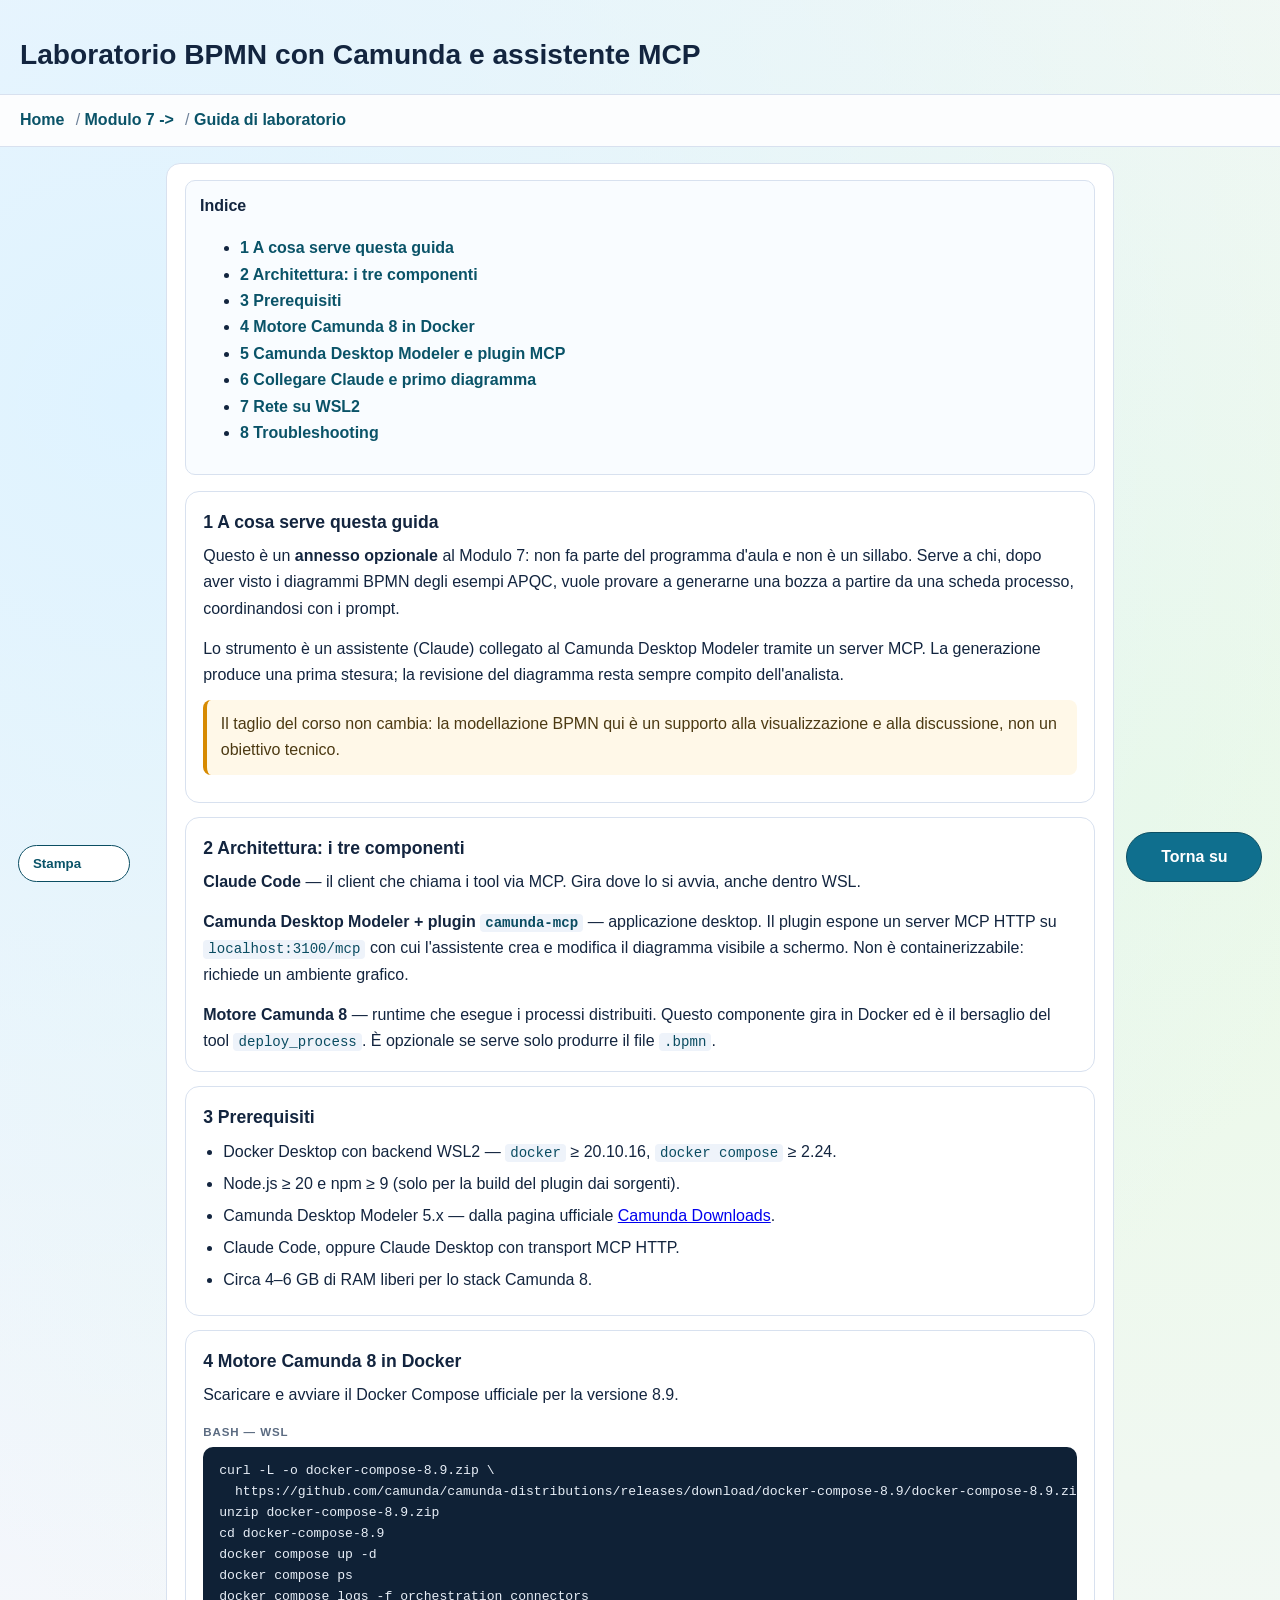
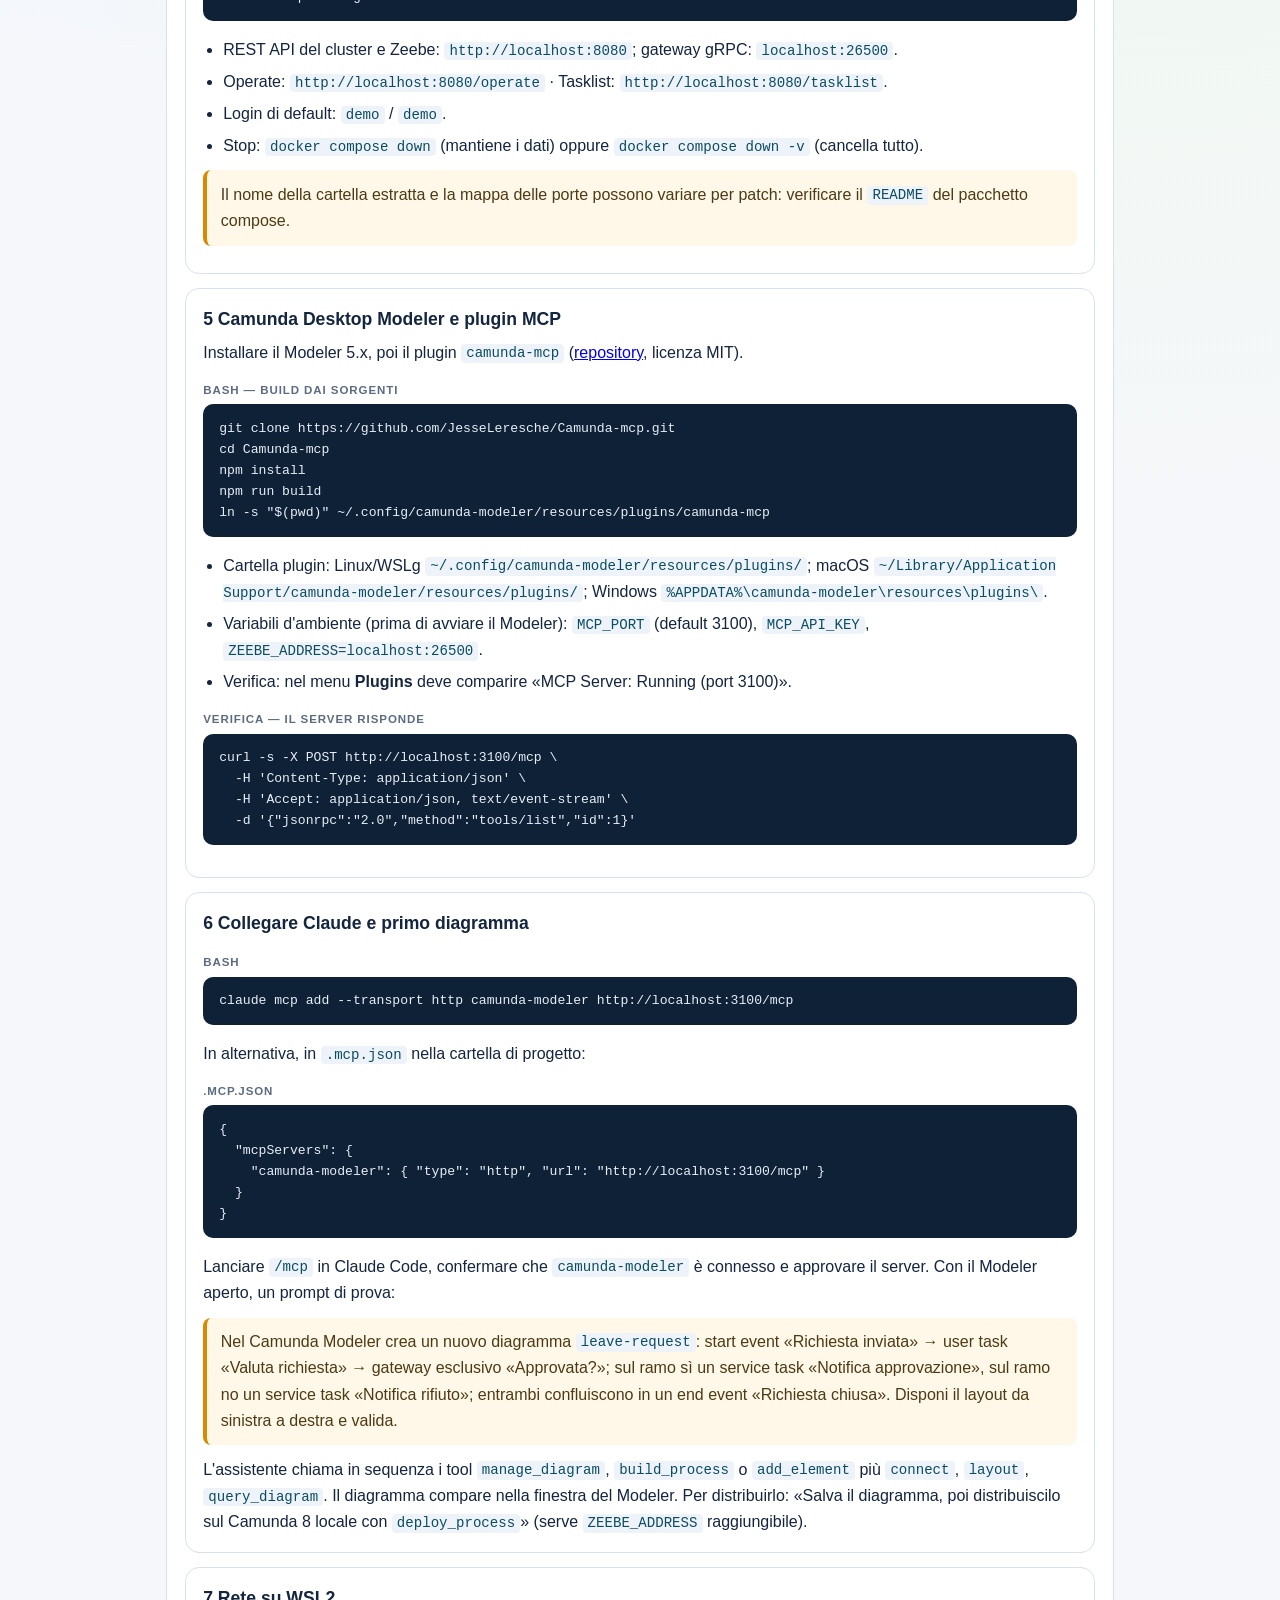
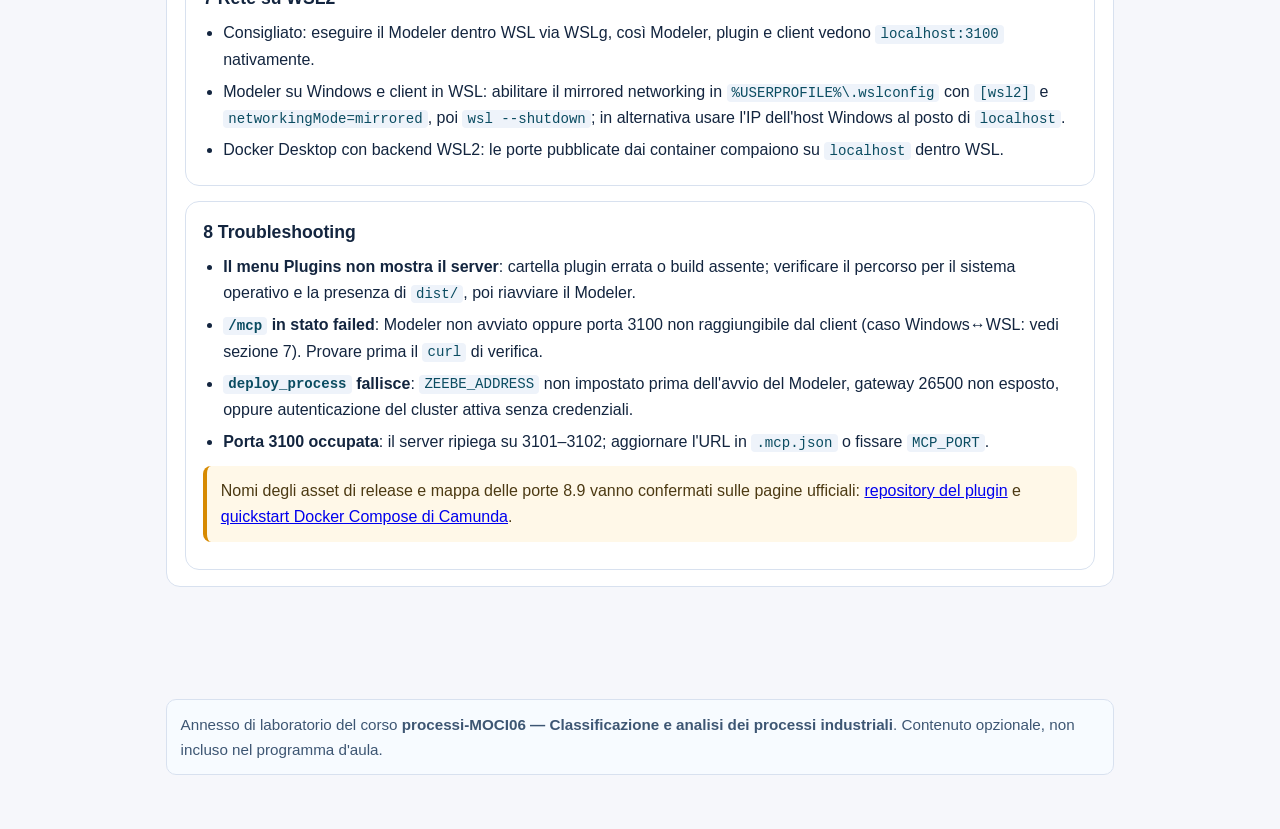
<file: site/lab-camunda-mcp.html>
<!doctype html>
<html lang="it">
<head>
<meta charset="utf-8">
<meta name="viewport" content="width=device-width, initial-scale=1.0">
<title>Laboratorio BPMN con Camunda e assistente MCP</title>
<link rel="stylesheet" href="assets/css/main.css">
<script defer src="assets/js/back-to-top.js"></script>
</head>
<body>
<header class="hero" id="top">
 <h1>Laboratorio BPMN con Camunda e assistente MCP</h1>
</header>
<nav class="primary-nav" id="primary-nav" aria-label="Navigazione">
 <a href="index.html">Home</a>
 <a href="chapters/chapter-07.html">Modulo 7</a>
 <a href="lab-camunda-mcp.html" aria-current="page">Guida di laboratorio</a>
</nav>
<main class="content">
 <article>
  <section class="section-toc">
   <h2>Indice</h2>
   <ul>
    <li><a href="#s01">1 A cosa serve questa guida</a></li>
    <li><a href="#s02">2 Architettura: i tre componenti</a></li>
    <li><a href="#s03">3 Prerequisiti</a></li>
    <li><a href="#s04">4 Motore Camunda 8 in Docker</a></li>
    <li><a href="#s05">5 Camunda Desktop Modeler e plugin MCP</a></li>
    <li><a href="#s06">6 Collegare Claude e primo diagramma</a></li>
    <li><a href="#s07">7 Rete su WSL2</a></li>
    <li><a href="#s08">8 Troubleshooting</a></li>
   </ul>
  </section>

  <section class="study-section" id="s01">
   <h2>1 A cosa serve questa guida</h2>
   <p>Questo è un <strong>annesso opzionale</strong> al Modulo 7: non fa parte del programma d'aula e non è un sillabo. Serve a chi, dopo aver visto i diagrammi BPMN degli esempi APQC, vuole provare a generarne una bozza a partire da una scheda processo, coordinandosi con i prompt.</p>
   <p>Lo strumento è un assistente (Claude) collegato al Camunda Desktop Modeler tramite un server MCP. La generazione produce una prima stesura; la revisione del diagramma resta sempre compito dell'analista.</p>
   <div class="note-box">Il taglio del corso non cambia: la modellazione BPMN qui è un supporto alla visualizzazione e alla discussione, non un obiettivo tecnico.</div>
  </section>

  <section class="study-section" id="s02">
   <h2>2 Architettura: i tre componenti</h2>
   <p><strong>Claude Code</strong> — il client che chiama i tool via MCP. Gira dove lo si avvia, anche dentro WSL.</p>
   <p><strong>Camunda Desktop Modeler + plugin <code>camunda-mcp</code></strong> — applicazione desktop. Il plugin espone un server MCP HTTP su <code>localhost:3100/mcp</code> con cui l'assistente crea e modifica il diagramma visibile a schermo. Non è containerizzabile: richiede un ambiente grafico.</p>
   <p><strong>Motore Camunda 8</strong> — runtime che esegue i processi distribuiti. Questo componente gira in Docker ed è il bersaglio del tool <code>deploy_process</code>. È opzionale se serve solo produrre il file <code>.bpmn</code>.</p>
  </section>

  <section class="study-section" id="s03">
   <h2>3 Prerequisiti</h2>
   <ul class="study-bullets">
    <li>Docker Desktop con backend WSL2 — <code>docker</code> &ge; 20.10.16, <code>docker compose</code> &ge; 2.24.</li>
    <li>Node.js &ge; 20 e npm &ge; 9 (solo per la build del plugin dai sorgenti).</li>
    <li>Camunda Desktop Modeler 5.x — dalla pagina ufficiale <a href="https://docs.camunda.io/downloads/" target="_blank" rel="noopener noreferrer">Camunda Downloads</a>.</li>
    <li>Claude Code, oppure Claude Desktop con transport MCP HTTP.</li>
    <li>Circa 4–6 GB di RAM liberi per lo stack Camunda 8.</li>
   </ul>
  </section>

  <section class="study-section" id="s04">
   <h2>4 Motore Camunda 8 in Docker</h2>
   <p>Scaricare e avviare il Docker Compose ufficiale per la versione 8.9.</p>
   <div class="code-label">bash — WSL</div>
   <pre><code>curl -L -o docker-compose-8.9.zip \
  https://github.com/camunda/camunda-distributions/releases/download/docker-compose-8.9/docker-compose-8.9.zip
unzip docker-compose-8.9.zip
cd docker-compose-8.9
docker compose up -d
docker compose ps
docker compose logs -f orchestration connectors</code></pre>
   <ul class="study-bullets">
    <li>REST API del cluster e Zeebe: <code>http://localhost:8080</code>; gateway gRPC: <code>localhost:26500</code>.</li>
    <li>Operate: <code>http://localhost:8080/operate</code> &middot; Tasklist: <code>http://localhost:8080/tasklist</code>.</li>
    <li>Login di default: <code>demo</code> / <code>demo</code>.</li>
    <li>Stop: <code>docker compose down</code> (mantiene i dati) oppure <code>docker compose down -v</code> (cancella tutto).</li>
   </ul>
   <div class="note-box">Il nome della cartella estratta e la mappa delle porte possono variare per patch: verificare il <code>README</code> del pacchetto compose.</div>
  </section>

  <section class="study-section" id="s05">
   <h2>5 Camunda Desktop Modeler e plugin MCP</h2>
   <p>Installare il Modeler 5.x, poi il plugin <code>camunda-mcp</code> (<a href="https://github.com/JesseLeresche/Camunda-mcp" target="_blank" rel="noopener noreferrer">repository</a>, licenza MIT).</p>
   <div class="code-label">bash — build dai sorgenti</div>
   <pre><code>git clone https://github.com/JesseLeresche/Camunda-mcp.git
cd Camunda-mcp
npm install
npm run build
ln -s "$(pwd)" ~/.config/camunda-modeler/resources/plugins/camunda-mcp</code></pre>
   <ul class="study-bullets">
    <li>Cartella plugin: Linux/WSLg <code>~/.config/camunda-modeler/resources/plugins/</code>; macOS <code>~/Library/Application Support/camunda-modeler/resources/plugins/</code>; Windows <code>%APPDATA%\camunda-modeler\resources\plugins\</code>.</li>
    <li>Variabili d'ambiente (prima di avviare il Modeler): <code>MCP_PORT</code> (default 3100), <code>MCP_API_KEY</code>, <code>ZEEBE_ADDRESS=localhost:26500</code>.</li>
    <li>Verifica: nel menu <strong>Plugins</strong> deve comparire &laquo;MCP Server: Running (port 3100)&raquo;.</li>
   </ul>
   <div class="code-label">verifica — il server risponde</div>
   <pre><code>curl -s -X POST http://localhost:3100/mcp \
  -H 'Content-Type: application/json' \
  -H 'Accept: application/json, text/event-stream' \
  -d '{"jsonrpc":"2.0","method":"tools/list","id":1}'</code></pre>
  </section>

  <section class="study-section" id="s06">
   <h2>6 Collegare Claude e primo diagramma</h2>
   <div class="code-label">bash</div>
   <pre><code>claude mcp add --transport http camunda-modeler http://localhost:3100/mcp</code></pre>
   <p>In alternativa, in <code>.mcp.json</code> nella cartella di progetto:</p>
   <div class="code-label">.mcp.json</div>
   <pre><code>{
  "mcpServers": {
    "camunda-modeler": { "type": "http", "url": "http://localhost:3100/mcp" }
  }
}</code></pre>
   <p>Lanciare <code>/mcp</code> in Claude Code, confermare che <code>camunda-modeler</code> è connesso e approvare il server. Con il Modeler aperto, un prompt di prova:</p>
   <div class="note-box">Nel Camunda Modeler crea un nuovo diagramma <code>leave-request</code>: start event &laquo;Richiesta inviata&raquo; &rarr; user task &laquo;Valuta richiesta&raquo; &rarr; gateway esclusivo &laquo;Approvata?&raquo;; sul ramo sì un service task &laquo;Notifica approvazione&raquo;, sul ramo no un service task &laquo;Notifica rifiuto&raquo;; entrambi confluiscono in un end event &laquo;Richiesta chiusa&raquo;. Disponi il layout da sinistra a destra e valida.</div>
   <p>L'assistente chiama in sequenza i tool <code>manage_diagram</code>, <code>build_process</code> o <code>add_element</code> più <code>connect</code>, <code>layout</code>, <code>query_diagram</code>. Il diagramma compare nella finestra del Modeler. Per distribuirlo: &laquo;Salva il diagramma, poi distribuiscilo sul Camunda 8 locale con <code>deploy_process</code>&raquo; (serve <code>ZEEBE_ADDRESS</code> raggiungibile).</p>
  </section>

  <section class="study-section" id="s07">
   <h2>7 Rete su WSL2</h2>
   <ul class="study-bullets">
    <li>Consigliato: eseguire il Modeler dentro WSL via WSLg, così Modeler, plugin e client vedono <code>localhost:3100</code> nativamente.</li>
    <li>Modeler su Windows e client in WSL: abilitare il mirrored networking in <code>%USERPROFILE%\.wslconfig</code> con <code>[wsl2]</code> e <code>networkingMode=mirrored</code>, poi <code>wsl --shutdown</code>; in alternativa usare l'IP dell'host Windows al posto di <code>localhost</code>.</li>
    <li>Docker Desktop con backend WSL2: le porte pubblicate dai container compaiono su <code>localhost</code> dentro WSL.</li>
   </ul>
  </section>

  <section class="study-section" id="s08">
   <h2>8 Troubleshooting</h2>
   <ul class="study-bullets">
    <li><strong>Il menu Plugins non mostra il server</strong>: cartella plugin errata o build assente; verificare il percorso per il sistema operativo e la presenza di <code>dist/</code>, poi riavviare il Modeler.</li>
    <li><strong><code>/mcp</code> in stato failed</strong>: Modeler non avviato oppure porta 3100 non raggiungibile dal client (caso Windows&harr;WSL: vedi sezione 7). Provare prima il <code>curl</code> di verifica.</li>
    <li><strong><code>deploy_process</code> fallisce</strong>: <code>ZEEBE_ADDRESS</code> non impostato prima dell'avvio del Modeler, gateway 26500 non esposto, oppure autenticazione del cluster attiva senza credenziali.</li>
    <li><strong>Porta 3100 occupata</strong>: il server ripiega su 3101–3102; aggiornare l'URL in <code>.mcp.json</code> o fissare <code>MCP_PORT</code>.</li>
   </ul>
   <div class="note-box">Nomi degli asset di release e mappa delle porte 8.9 vanno confermati sulle pagine ufficiali: <a href="https://github.com/JesseLeresche/Camunda-mcp" target="_blank" rel="noopener noreferrer">repository del plugin</a> e <a href="https://docs.camunda.io/docs/self-managed/quickstart/developer-quickstart/docker-compose/install-start/" target="_blank" rel="noopener noreferrer">quickstart Docker Compose di Camunda</a>.</div>
  </section>
 </article>
</main>
<div class="site-footer-note">
 <p>Annesso di laboratorio del corso <strong>processi-MOCI06 — Classificazione e analisi dei processi industriali</strong>. Contenuto opzionale, non incluso nel programma d'aula.</p>
</div>
<button class="print-page" type="button" data-print-page aria-label="Stampa la pagina">Stampa</button>
<a class="back-to-top" href="#top" data-back-to-top aria-hidden="true" tabindex="-1">Torna su</a>
<div class="lightbox" id="lightbox" aria-hidden="true">
 <figure class="lightbox-inner">
  <img id="lightbox-image" alt="">
  <figcaption id="lightbox-caption"></figcaption>
 </figure>
</div>
</body>
</html>
</file>
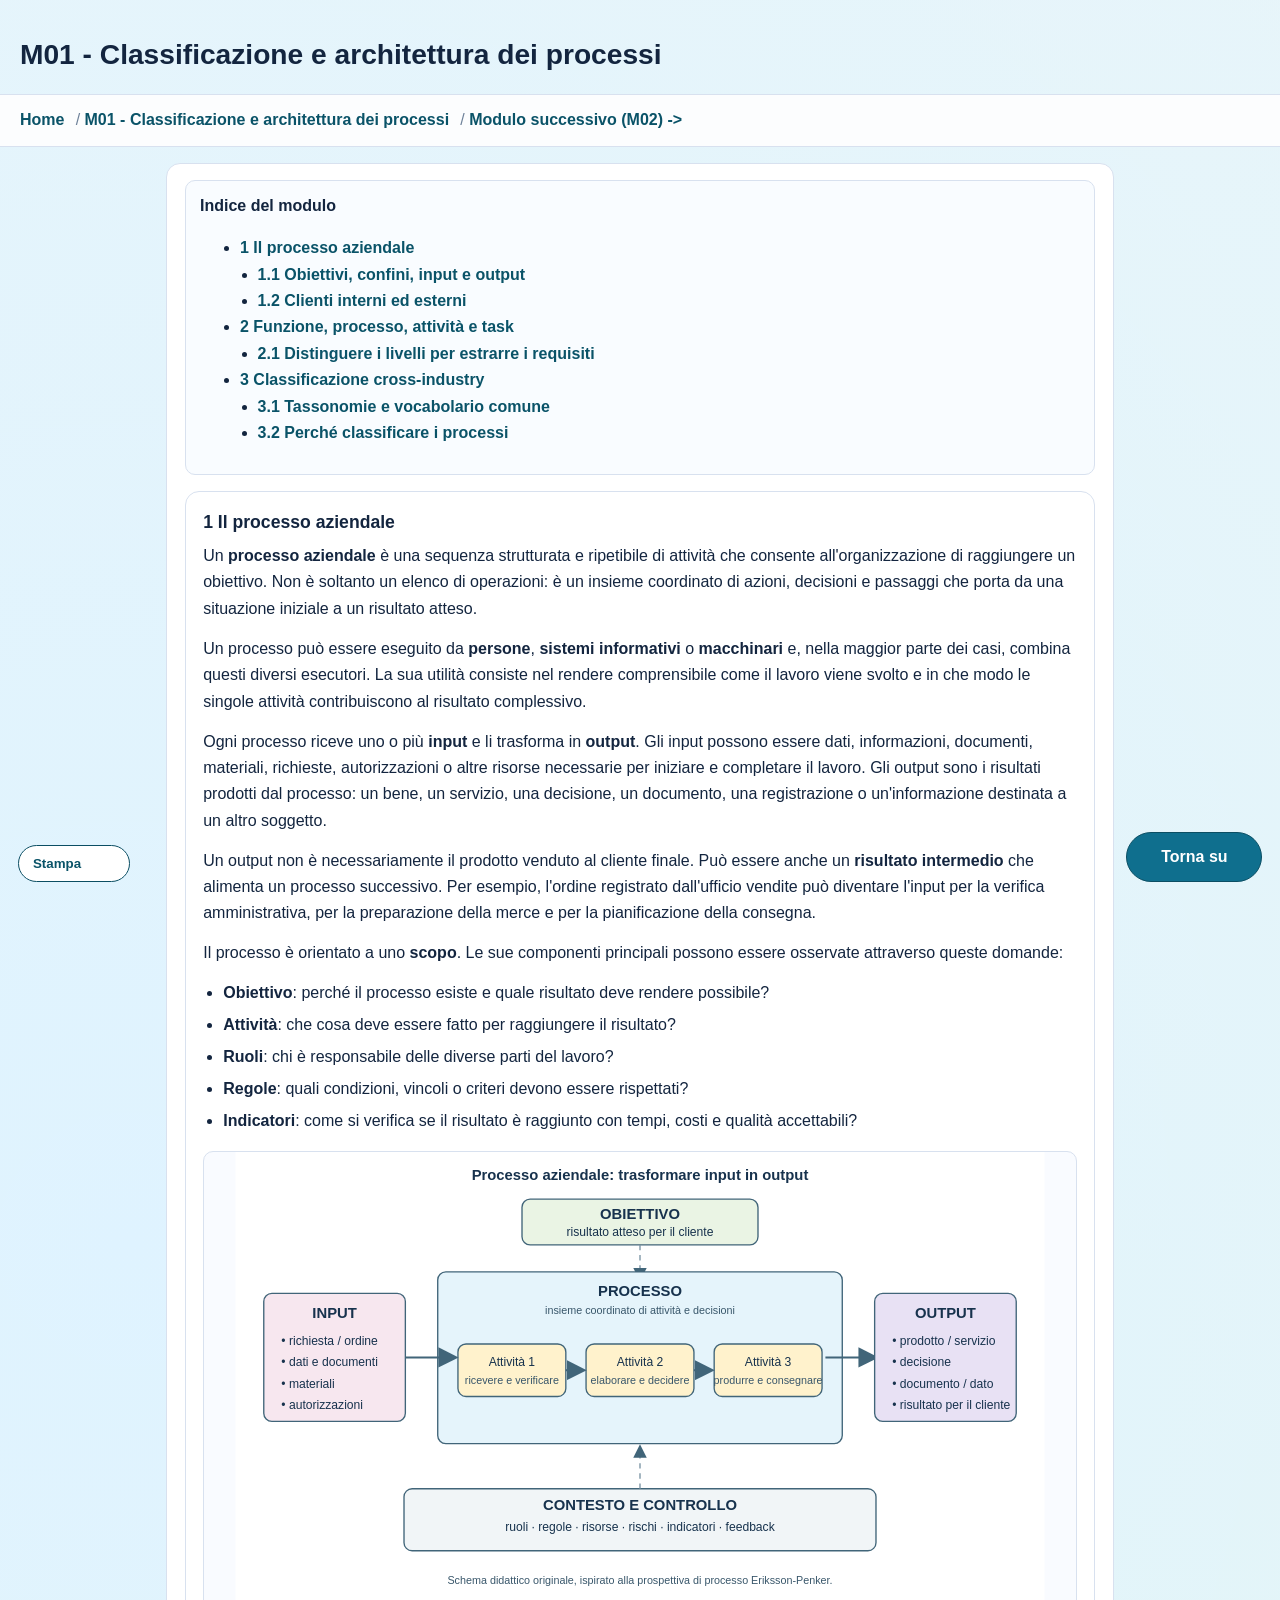
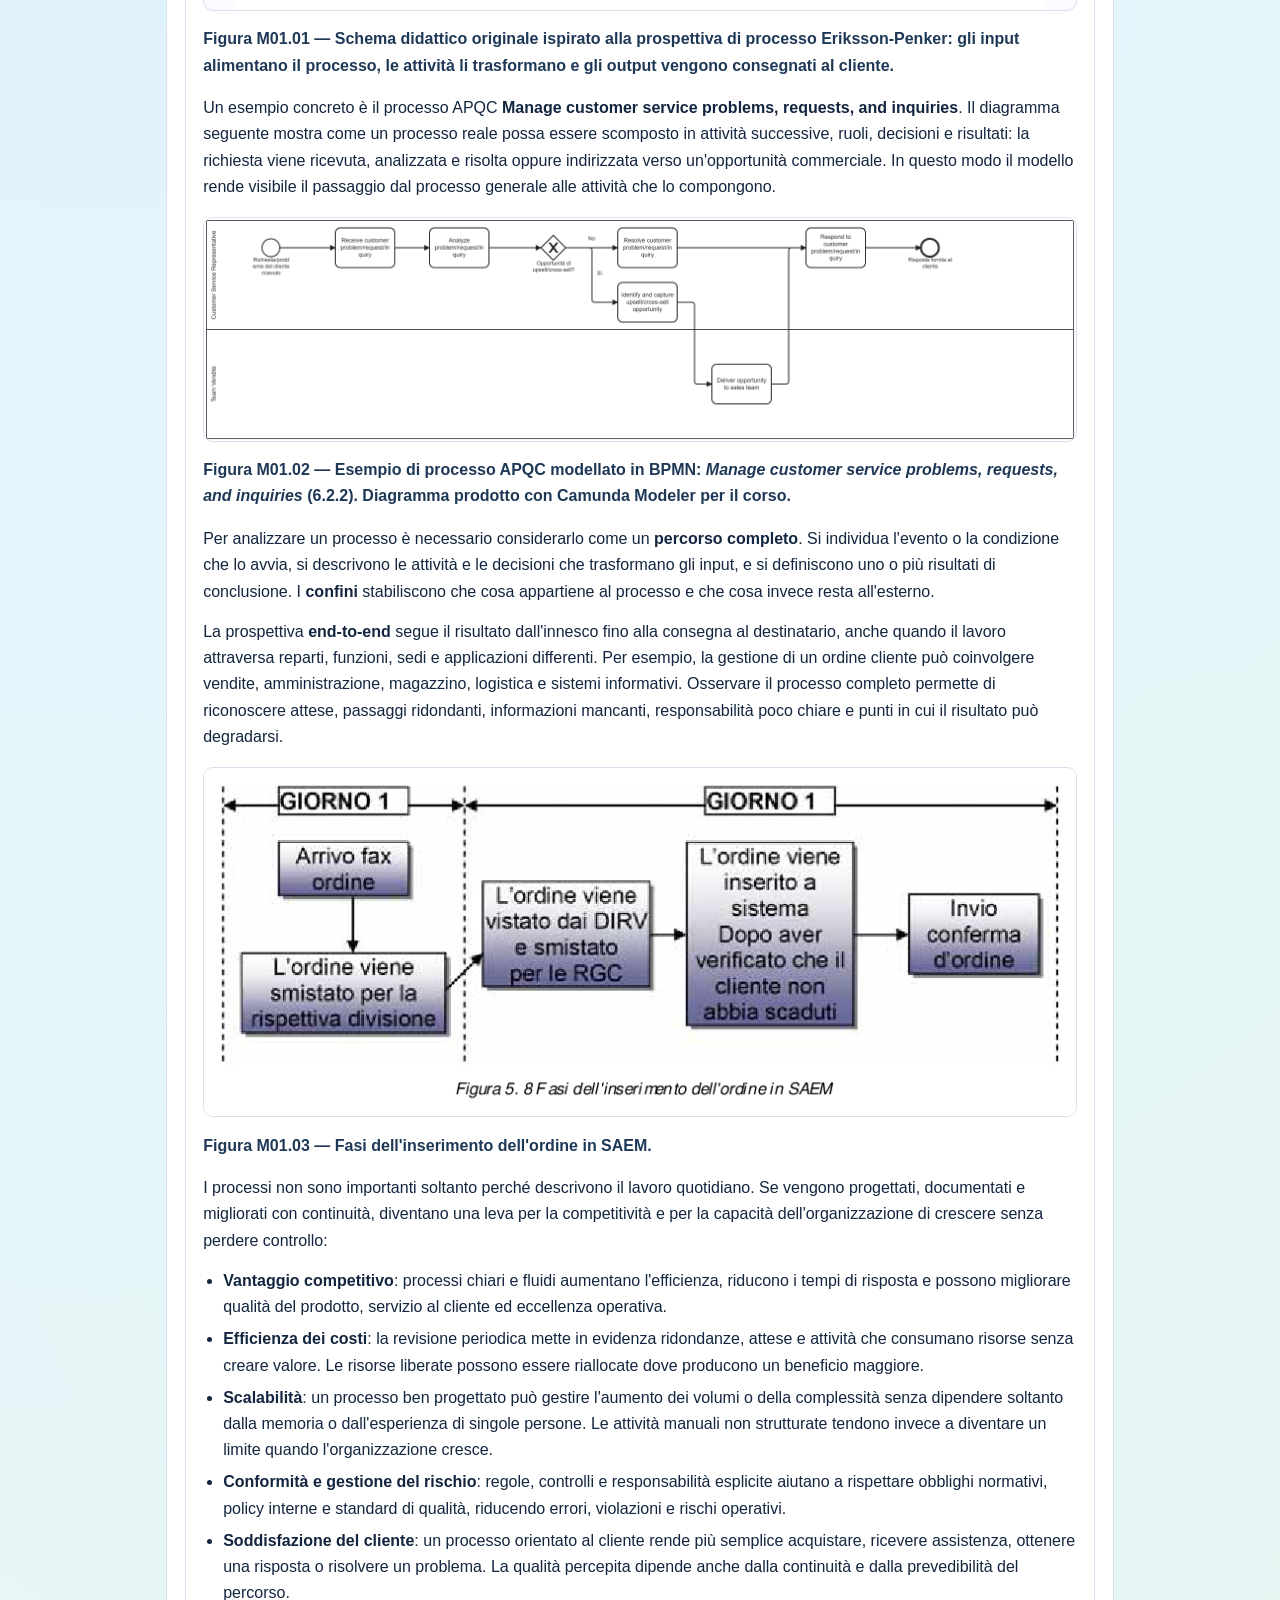
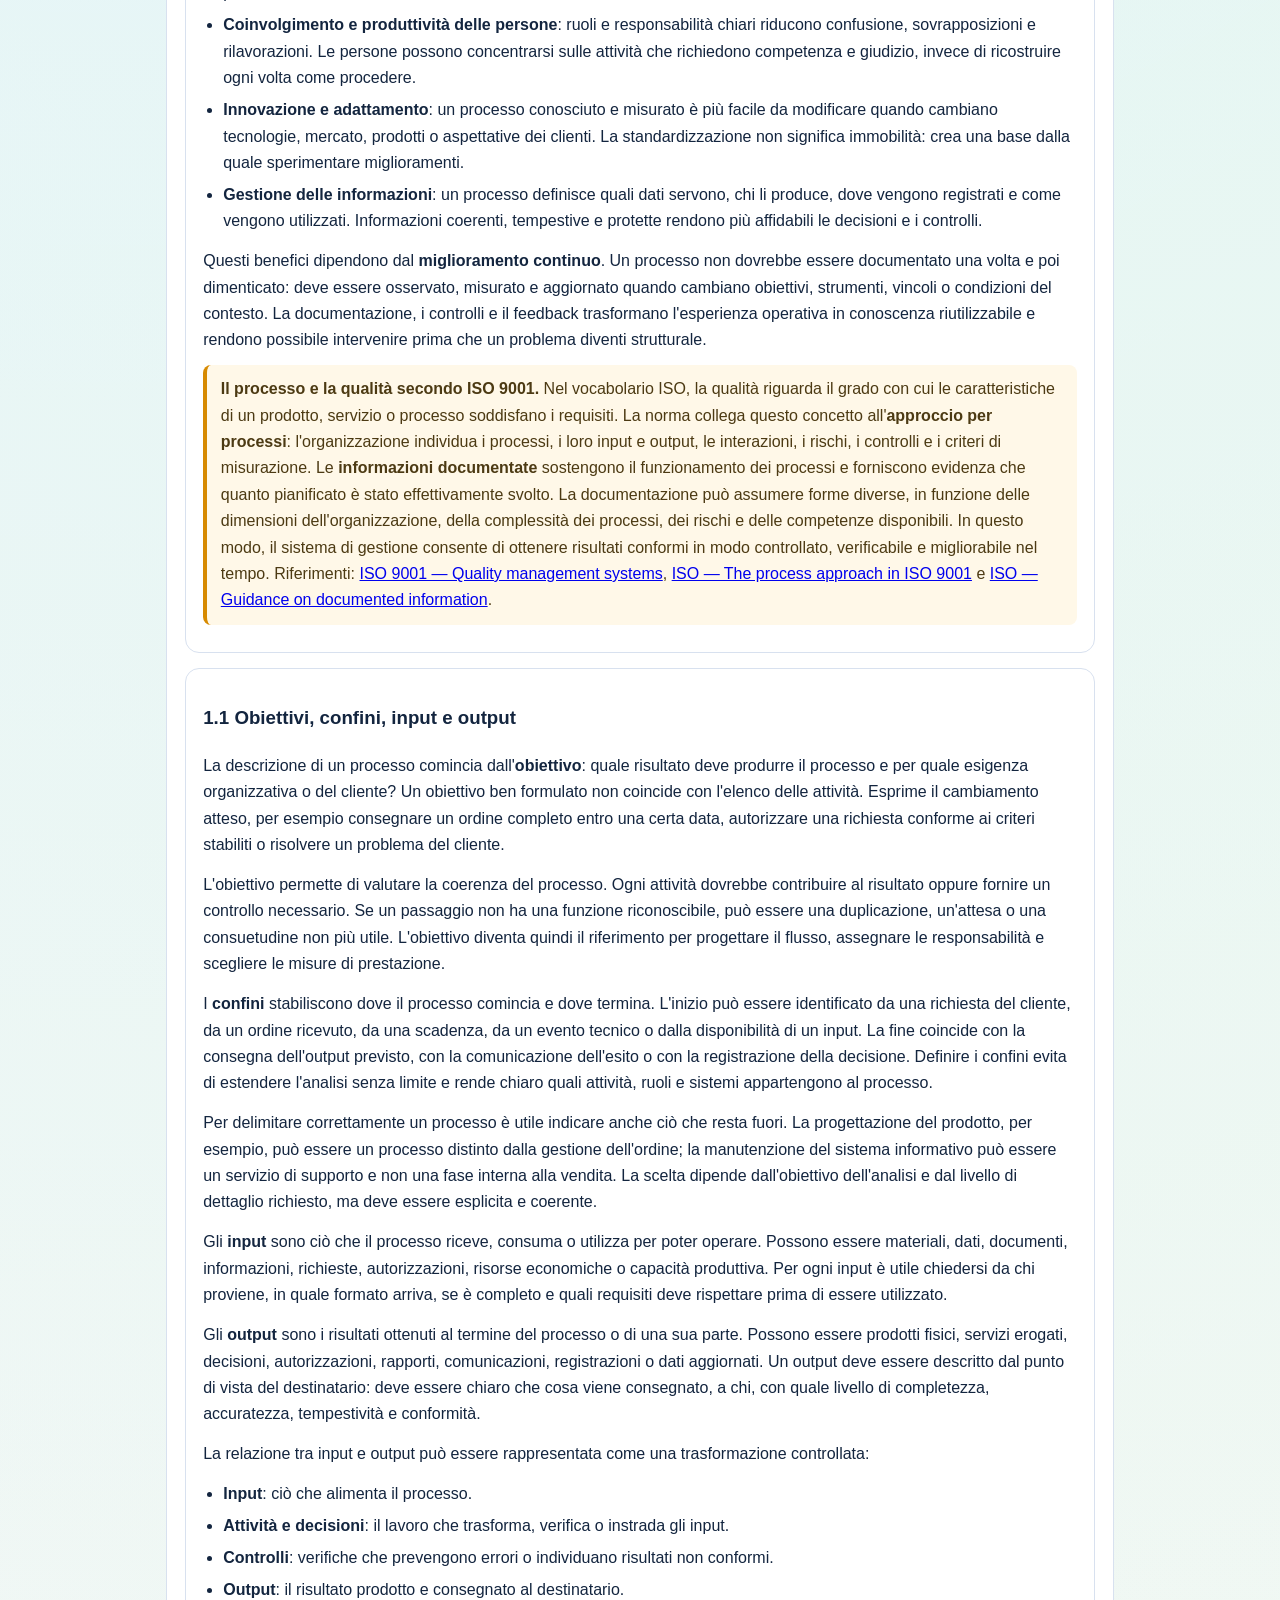
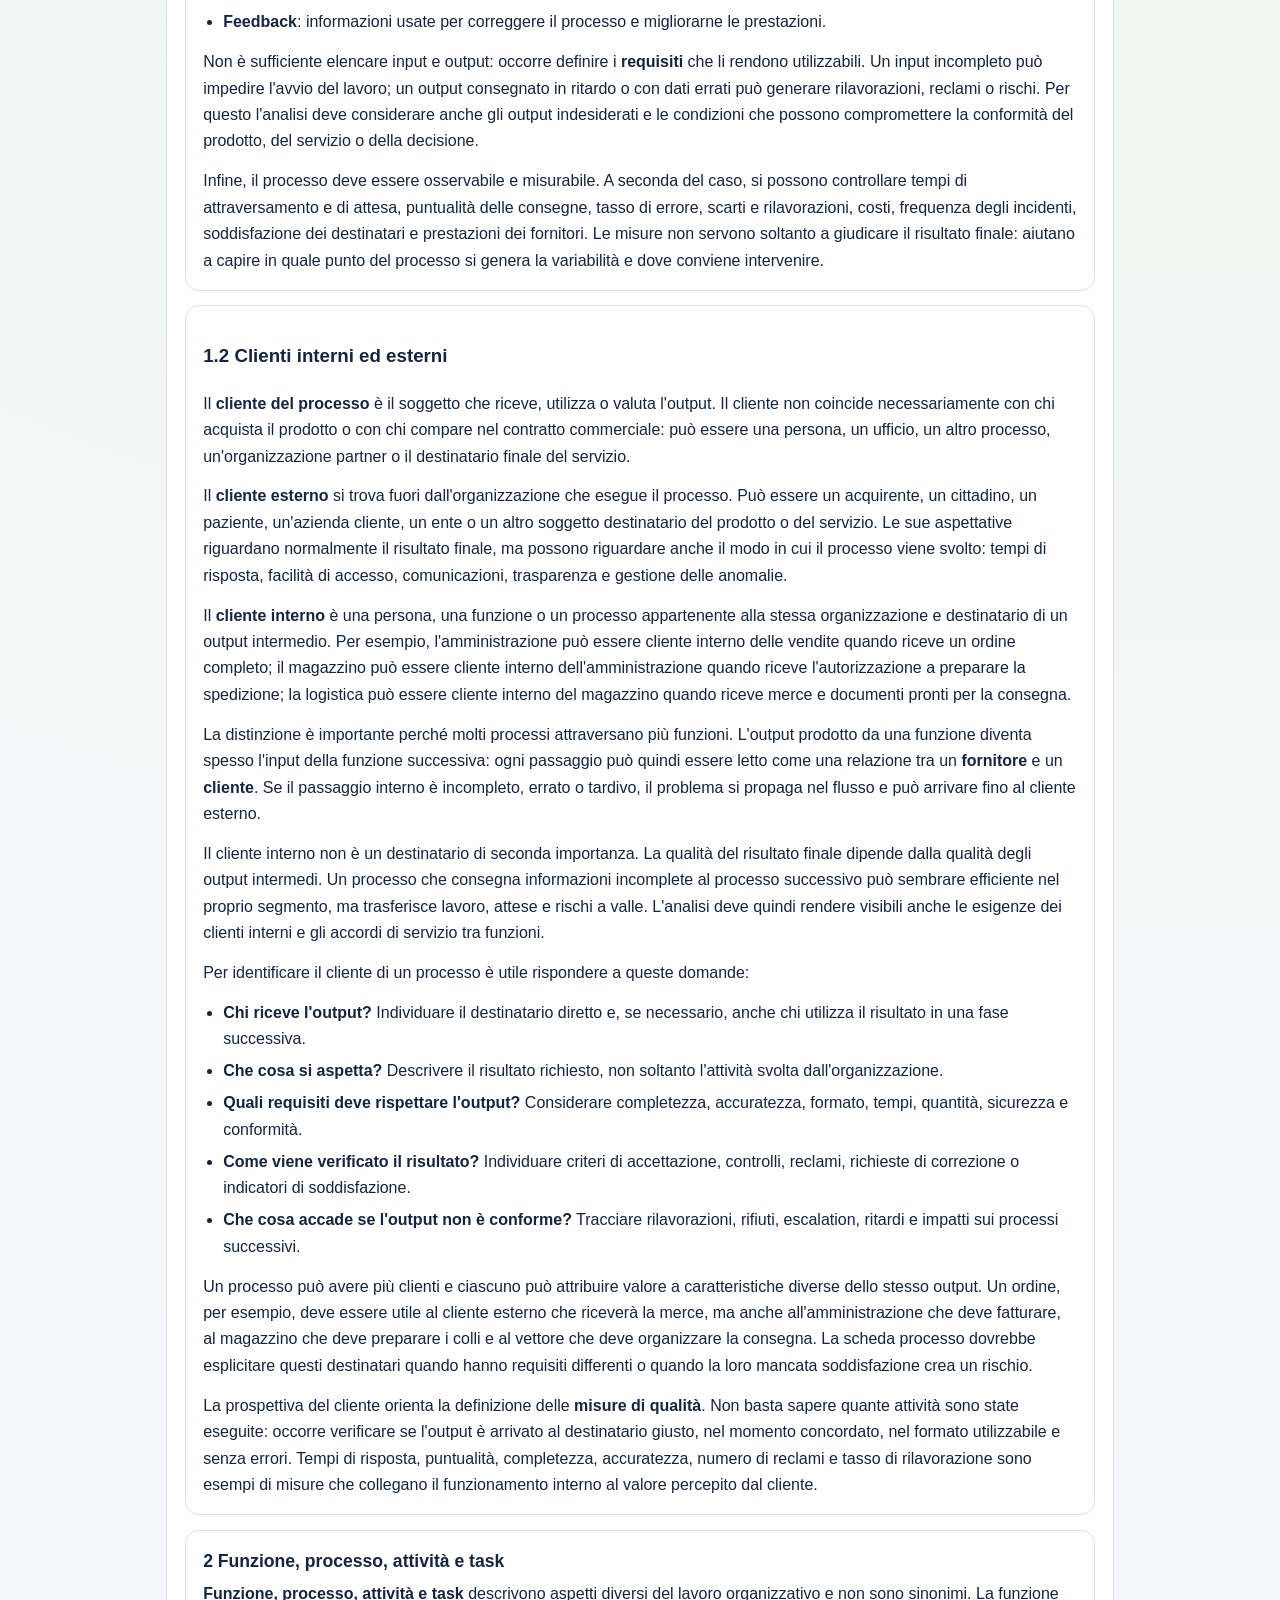
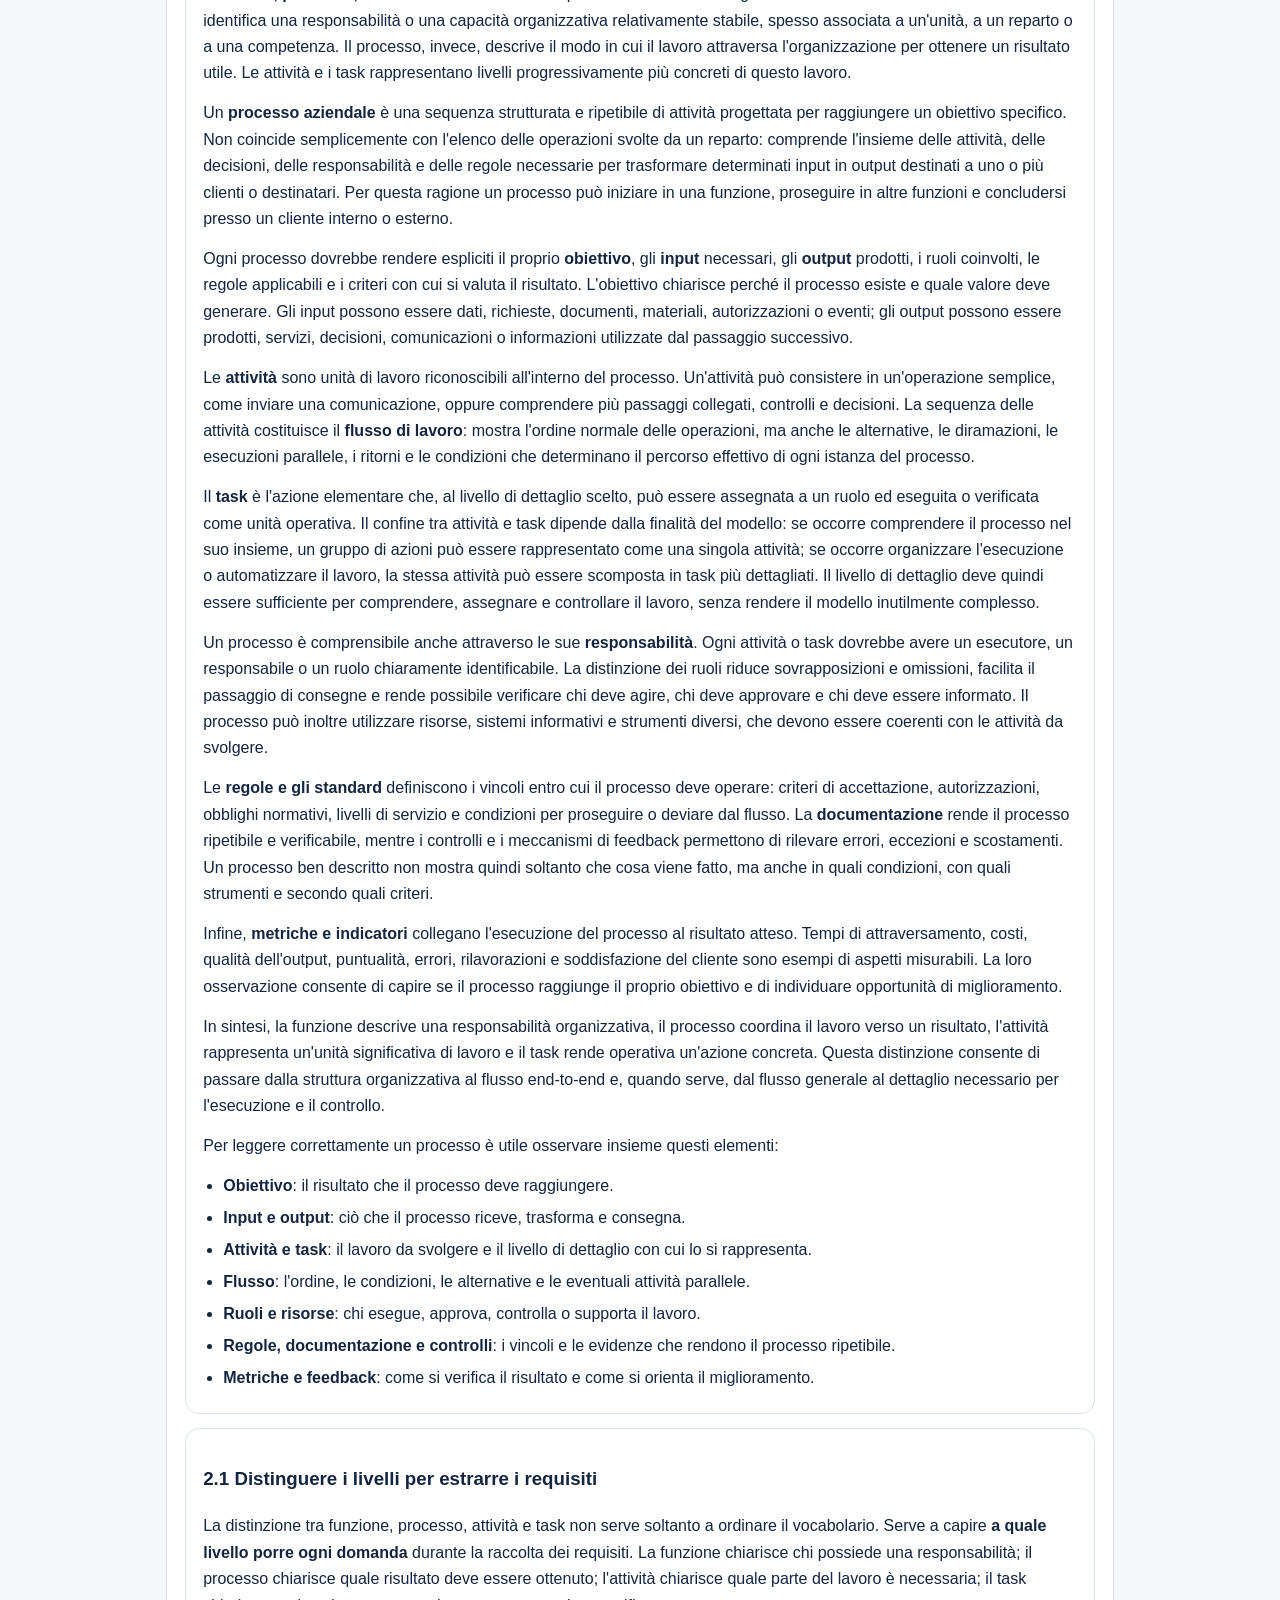
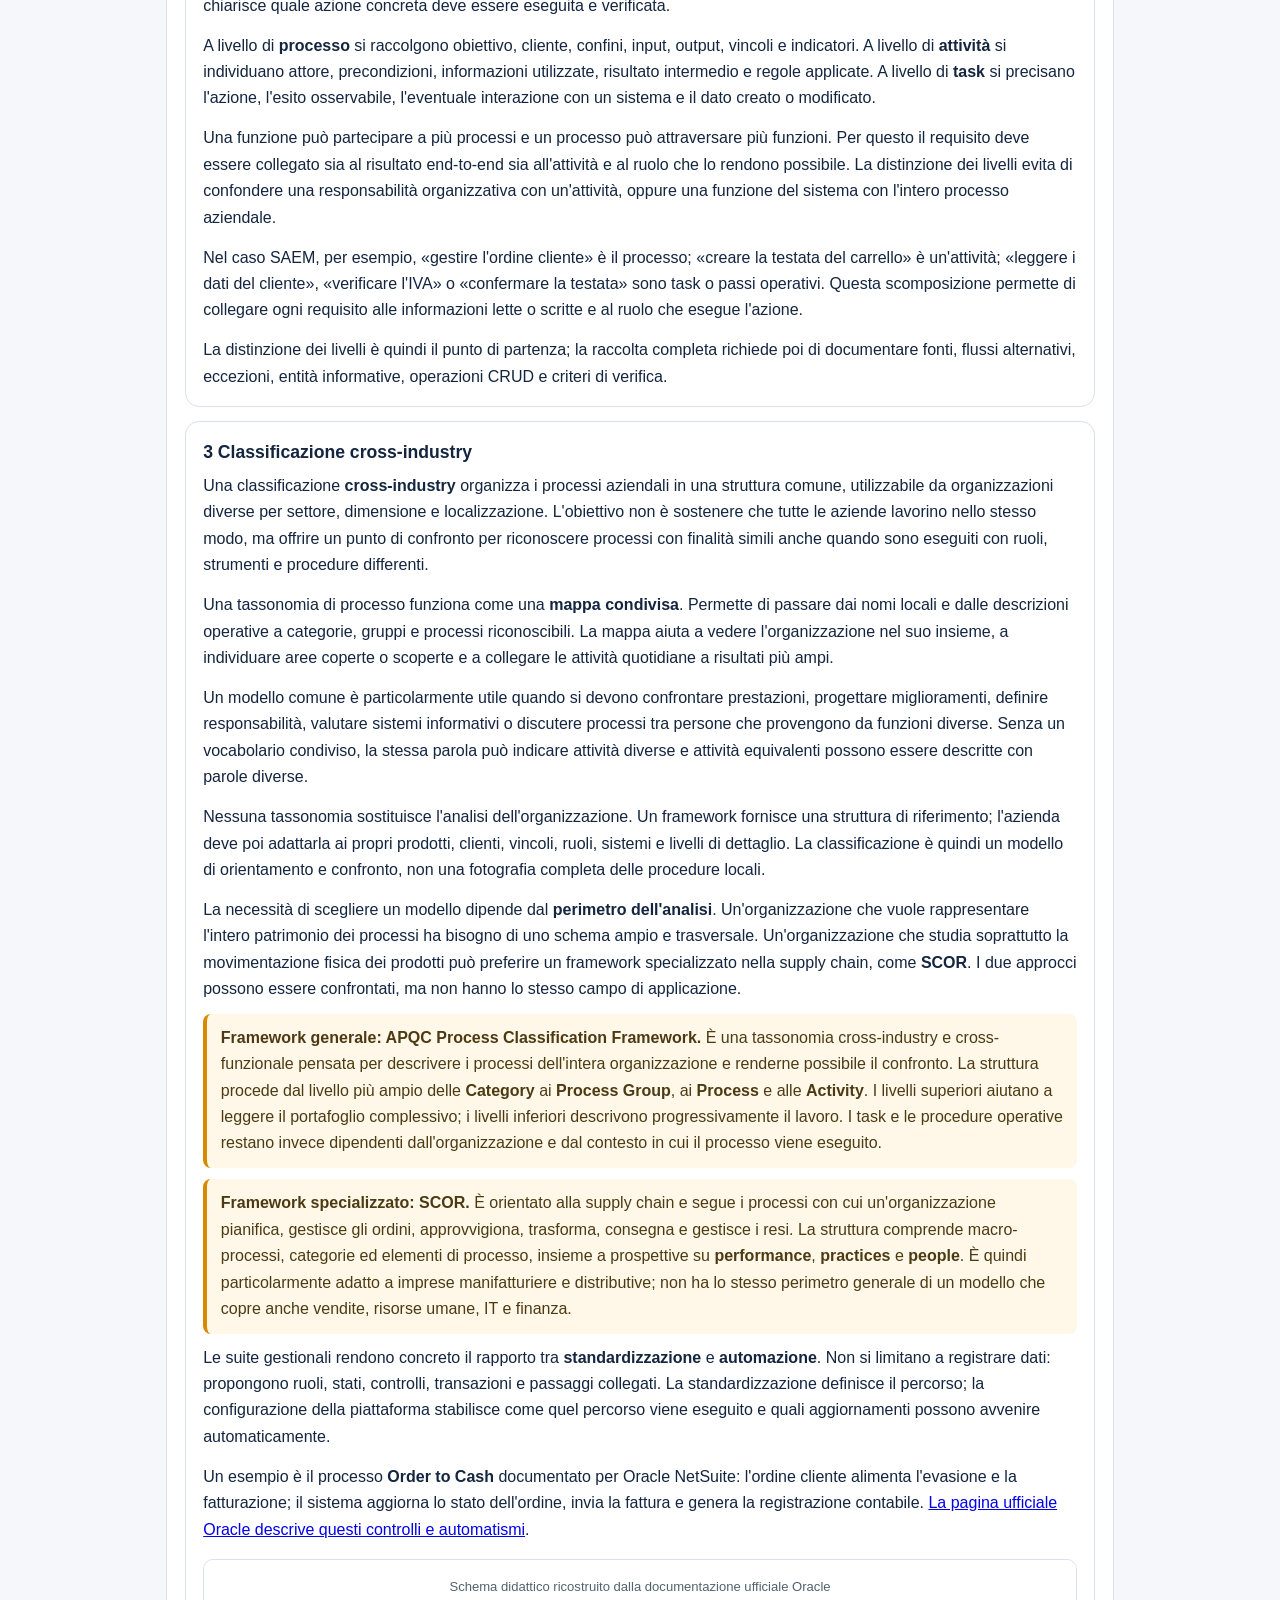
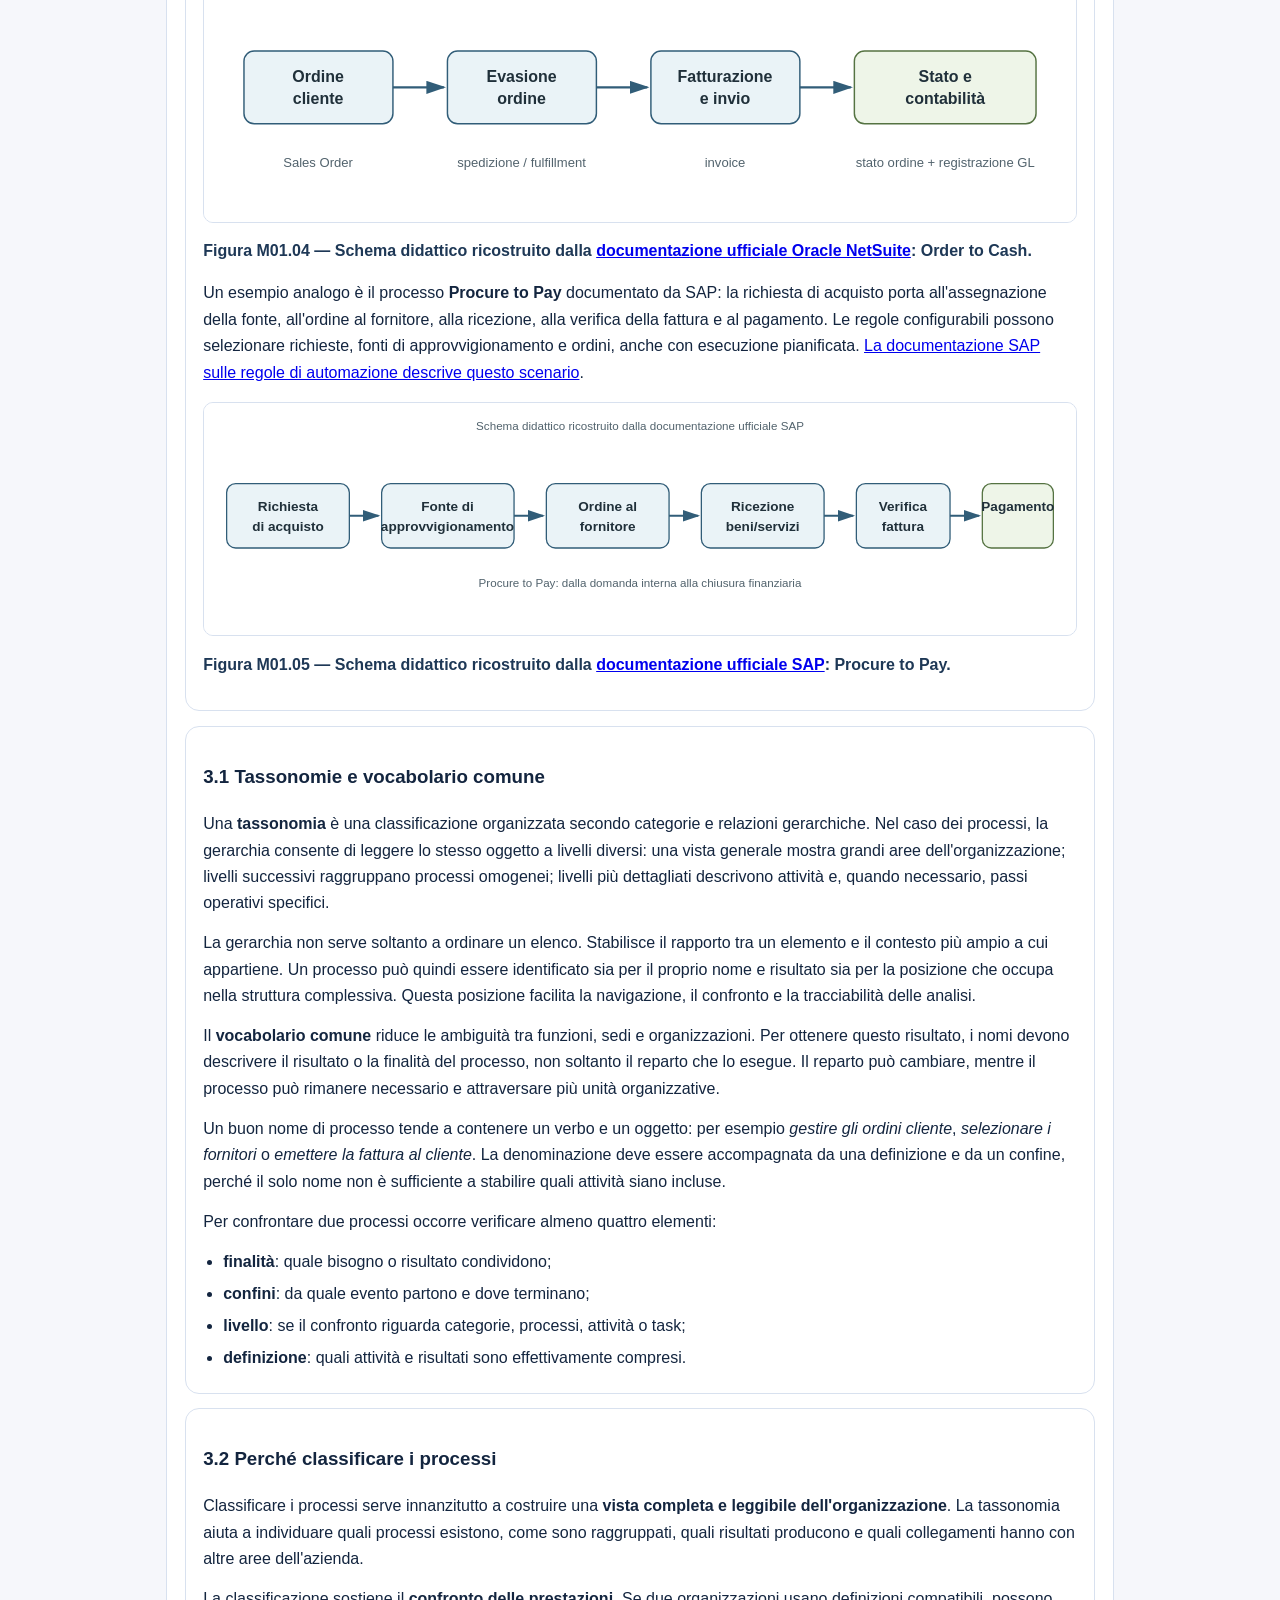
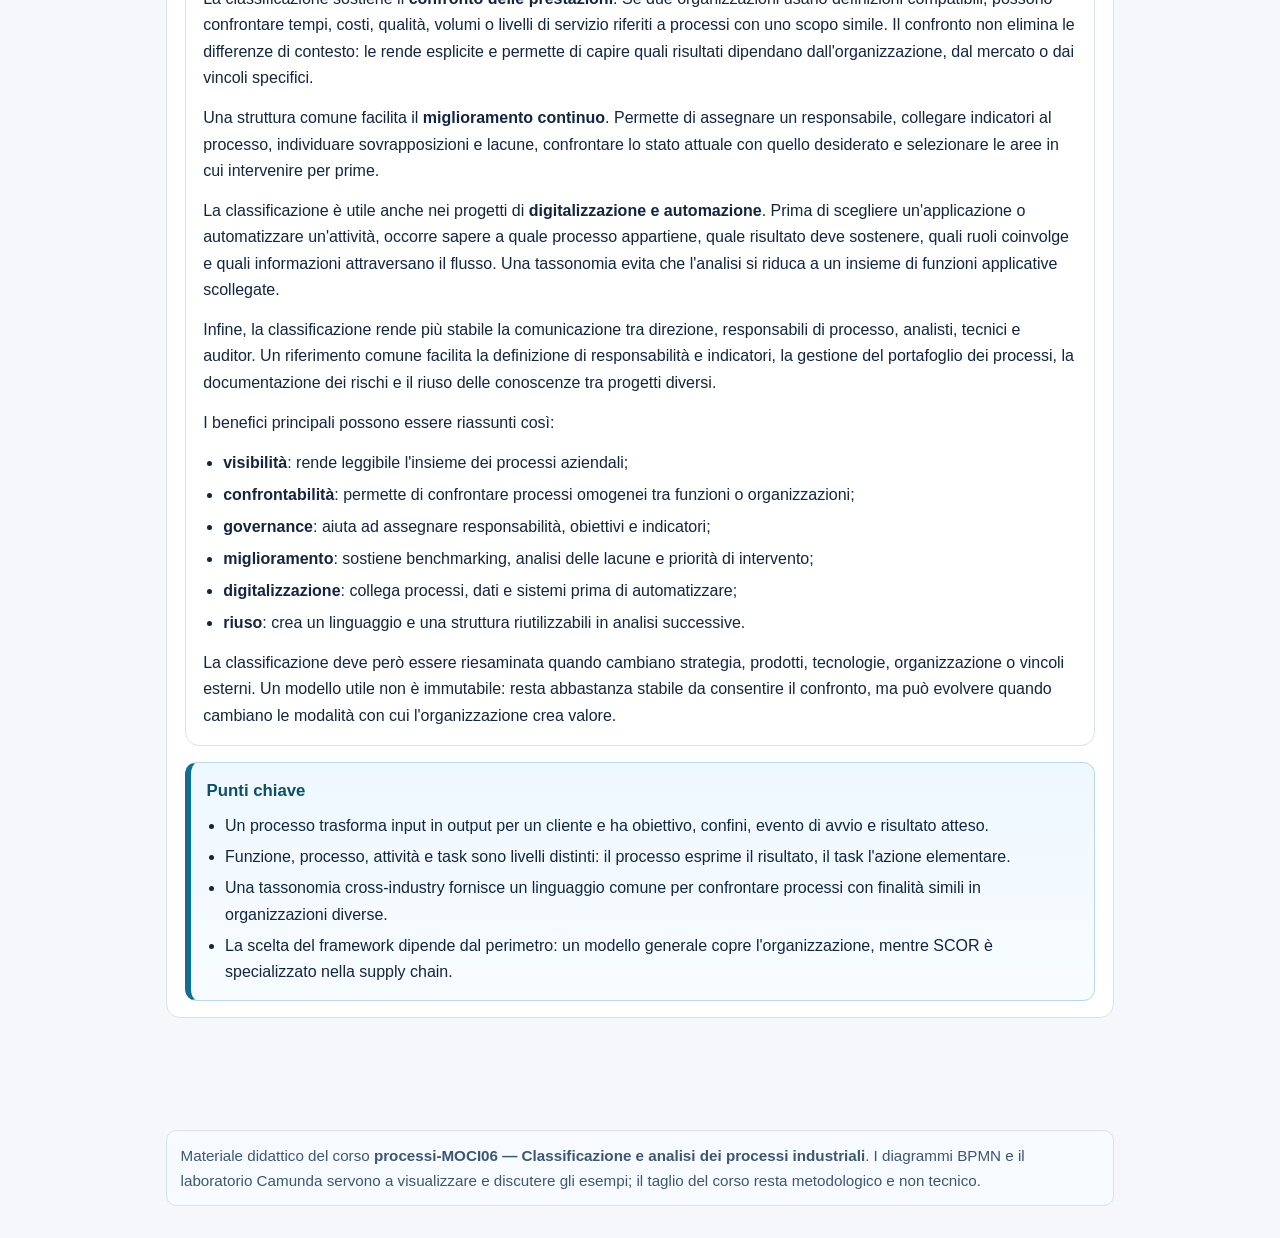
<file: site/chapters/chapter-01.html>
<!doctype html>
<html lang="it">
<head>
<meta charset="utf-8">
<meta name="viewport" content="width=device-width, initial-scale=1.0">
<title>M01 - Classificazione e architettura dei processi</title>
<link rel="stylesheet" href="../assets/css/main.css">
<script defer src="../assets/js/back-to-top.js"></script>
</head>
<body>
<header class="hero" id="top">
 <h1>M01 - Classificazione e architettura dei processi</h1>
</header>
<nav class="primary-nav" id="primary-nav" aria-label="Navigazione">
   <a href="../index.html">Home</a>
   <a href="chapter-01.html" aria-current="page">M01 - Classificazione e architettura dei processi</a>
   <a href="chapter-02.html">Modulo successivo (M02)</a>
</nav>
<main class="content">
 <article>
  <section class="section-toc">
   <h2>Indice del modulo</h2>
   <ul>
    <li><a href="#s01">1 Il processo aziendale</a></li><li style="margin-left:1.1rem"><a href="#s02">1.1 Obiettivi, confini, input e output</a></li><li style="margin-left:1.1rem"><a href="#s03">1.2 Clienti interni ed esterni</a></li><li><a href="#s04">2 Funzione, processo, attività e task</a></li><li style="margin-left:1.1rem"><a href="#s05">2.1 Distinguere i livelli per estrarre i requisiti</a></li><li><a href="#s06">3 Classificazione cross-industry</a></li><li style="margin-left:1.1rem"><a href="#s07">3.1 Tassonomie e vocabolario comune</a></li><li style="margin-left:1.1rem"><a href="#s08">3.2 Perché classificare i processi</a></li>
   </ul>
  </section>
<section class="study-section" id="s01">
  <h2>1 Il processo aziendale</h2>
  <p>Un <strong>processo aziendale</strong> è una sequenza strutturata e ripetibile di attività che consente all'organizzazione di raggiungere un obiettivo. Non è soltanto un elenco di operazioni: è un insieme coordinato di azioni, decisioni e passaggi che porta da una situazione iniziale a un risultato atteso.</p>
  <p>Un processo può essere eseguito da <strong>persone</strong>, <strong>sistemi informativi</strong> o <strong>macchinari</strong> e, nella maggior parte dei casi, combina questi diversi esecutori. La sua utilità consiste nel rendere comprensibile come il lavoro viene svolto e in che modo le singole attività contribuiscono al risultato complessivo.</p>
  <p>Ogni processo riceve uno o più <strong>input</strong> e li trasforma in <strong>output</strong>. Gli input possono essere dati, informazioni, documenti, materiali, richieste, autorizzazioni o altre risorse necessarie per iniziare e completare il lavoro. Gli output sono i risultati prodotti dal processo: un bene, un servizio, una decisione, un documento, una registrazione o un'informazione destinata a un altro soggetto.</p>
  <p>Un output non è necessariamente il prodotto venduto al cliente finale. Può essere anche un <strong>risultato intermedio</strong> che alimenta un processo successivo. Per esempio, l'ordine registrato dall'ufficio vendite può diventare l'input per la verifica amministrativa, per la preparazione della merce e per la pianificazione della consegna.</p>
  <p>Il processo è orientato a uno <strong>scopo</strong>. Le sue componenti principali possono essere osservate attraverso queste domande:</p>
  <ul class="study-bullets"><li><strong>Obiettivo</strong>: perché il processo esiste e quale risultato deve rendere possibile?</li><li><strong>Attività</strong>: che cosa deve essere fatto per raggiungere il risultato?</li><li><strong>Ruoli</strong>: chi è responsabile delle diverse parti del lavoro?</li><li><strong>Regole</strong>: quali condizioni, vincoli o criteri devono essere rispettati?</li><li><strong>Indicatori</strong>: come si verifica se il risultato è raggiunto con tempi, costi e qualità accettabili?</li></ul>
  <figure class="chapter-figure"><img class="zoomable" src="../assets/images/eriksson-penker-process.svg" alt="Schema di processo aziendale: input a sinistra, processo e attività al centro, output a destra, obiettivo sopra e controlli sotto" data-caption="Figura M01.01 — Schema didattico originale ispirato alla prospettiva di processo Eriksson-Penker."><figcaption>Figura M01.01 — Schema didattico originale ispirato alla prospettiva di processo Eriksson-Penker: gli input alimentano il processo, le attività li trasformano e gli output vengono consegnati al cliente.</figcaption></figure>
  <p>Un esempio concreto è il processo APQC <strong>Manage customer service problems, requests, and inquiries</strong>. Il diagramma seguente mostra come un processo reale possa essere scomposto in attività successive, ruoli, decisioni e risultati: la richiesta viene ricevuta, analizzata e risolta oppure indirizzata verso un'opportunità commerciale. In questo modo il modello rende visibile il passaggio dal processo generale alle attività che lo compongono.</p>
  <figure class="chapter-figure"><img class="zoomable" src="../assets/images/apqc-customer-service-process.png" alt="Diagramma BPMN del processo APQC Manage customer service problems, requests, and inquiries" data-caption="Figura M01.02 — Esempio di processo APQC modellato in BPMN: Manage customer service problems, requests, and inquiries."><figcaption>Figura M01.02 — Esempio di processo APQC modellato in BPMN: <em>Manage customer service problems, requests, and inquiries</em> (6.2.2). Diagramma prodotto con Camunda Modeler per il corso.</figcaption></figure>
  <p>Per analizzare un processo è necessario considerarlo come un <strong>percorso completo</strong>. Si individua l'evento o la condizione che lo avvia, si descrivono le attività e le decisioni che trasformano gli input, e si definiscono uno o più risultati di conclusione. I <strong>confini</strong> stabiliscono che cosa appartiene al processo e che cosa invece resta all'esterno.</p>
  <p>La prospettiva <strong>end-to-end</strong> segue il risultato dall'innesco fino alla consegna al destinatario, anche quando il lavoro attraversa reparti, funzioni, sedi e applicazioni differenti. Per esempio, la gestione di un ordine cliente può coinvolgere vendite, amministrazione, magazzino, logistica e sistemi informativi. Osservare il processo completo permette di riconoscere attese, passaggi ridondanti, informazioni mancanti, responsabilità poco chiare e punti in cui il risultato può degradarsi.</p>
  <figure class="chapter-figure"><img class="zoomable" src="../assets/images/saem-fasi-inserimento-ordine.png" alt="Fasi dell'inserimento dell'ordine in SAEM: arrivo dell'ordine, smistamento, verifica e inserimento a sistema, invio della conferma" data-caption="Figura M01.03 — Fasi dell'inserimento dell'ordine in SAEM."><figcaption>Figura M01.03 — Fasi dell'inserimento dell'ordine in SAEM.</figcaption></figure>
  <p>I processi non sono importanti soltanto perché descrivono il lavoro quotidiano. Se vengono progettati, documentati e migliorati con continuità, diventano una leva per la competitività e per la capacità dell&#x27;organizzazione di crescere senza perdere controllo:</p>
  <ul class="study-bullets"><li><strong>Vantaggio competitivo</strong>: processi chiari e fluidi aumentano l'efficienza, riducono i tempi di risposta e possono migliorare qualità del prodotto, servizio al cliente ed eccellenza operativa.</li><li><strong>Efficienza dei costi</strong>: la revisione periodica mette in evidenza ridondanze, attese e attività che consumano risorse senza creare valore. Le risorse liberate possono essere riallocate dove producono un beneficio maggiore.</li><li><strong>Scalabilità</strong>: un processo ben progettato può gestire l'aumento dei volumi o della complessità senza dipendere soltanto dalla memoria o dall'esperienza di singole persone. Le attività manuali non strutturate tendono invece a diventare un limite quando l'organizzazione cresce.</li><li><strong>Conformità e gestione del rischio</strong>: regole, controlli e responsabilità esplicite aiutano a rispettare obblighi normativi, policy interne e standard di qualità, riducendo errori, violazioni e rischi operativi.</li><li><strong>Soddisfazione del cliente</strong>: un processo orientato al cliente rende più semplice acquistare, ricevere assistenza, ottenere una risposta o risolvere un problema. La qualità percepita dipende anche dalla continuità e dalla prevedibilità del percorso.</li><li><strong>Coinvolgimento e produttività delle persone</strong>: ruoli e responsabilità chiari riducono confusione, sovrapposizioni e rilavorazioni. Le persone possono concentrarsi sulle attività che richiedono competenza e giudizio, invece di ricostruire ogni volta come procedere.</li><li><strong>Innovazione e adattamento</strong>: un processo conosciuto e misurato è più facile da modificare quando cambiano tecnologie, mercato, prodotti o aspettative dei clienti. La standardizzazione non significa immobilità: crea una base dalla quale sperimentare miglioramenti.</li><li><strong>Gestione delle informazioni</strong>: un processo definisce quali dati servono, chi li produce, dove vengono registrati e come vengono utilizzati. Informazioni coerenti, tempestive e protette rendono più affidabili le decisioni e i controlli.</li></ul>
  <p>Questi benefici dipendono dal <strong>miglioramento continuo</strong>. Un processo non dovrebbe essere documentato una volta e poi dimenticato: deve essere osservato, misurato e aggiornato quando cambiano obiettivi, strumenti, vincoli o condizioni del contesto. La documentazione, i controlli e il feedback trasformano l'esperienza operativa in conoscenza riutilizzabile e rendono possibile intervenire prima che un problema diventi strutturale.</p>
  <div class="note-box"><strong>Il processo e la qualità secondo ISO 9001.</strong> Nel vocabolario ISO, la qualità riguarda il grado con cui le caratteristiche di un prodotto, servizio o processo soddisfano i requisiti. La norma collega questo concetto all'<strong>approccio per processi</strong>: l'organizzazione individua i processi, i loro input e output, le interazioni, i rischi, i controlli e i criteri di misurazione. Le <strong>informazioni documentate</strong> sostengono il funzionamento dei processi e forniscono evidenza che quanto pianificato è stato effettivamente svolto. La documentazione può assumere forme diverse, in funzione delle dimensioni dell'organizzazione, della complessità dei processi, dei rischi e delle competenze disponibili. In questo modo, il sistema di gestione consente di ottenere risultati conformi in modo controllato, verificabile e migliorabile nel tempo. Riferimenti: <a href="https://www.iso.org/standard/62085.html?iframeView=true" target="_blank" rel="noopener noreferrer">ISO 9001 — Quality management systems</a>, <a href="https://www.iso.org/iso/iso9001_2015_process_approach.pdf" target="_blank" rel="noopener noreferrer">ISO — The process approach in ISO 9001</a> e <a href="https://www.iso.org/files/live/sites/isoorg/files/standards/docs/en/iso_9001_2015_guidance_documented_information.pdf" target="_blank" rel="noopener noreferrer">ISO — Guidance on documented information</a>.</div>
</section>
<section class="study-section" id="s02">
  <h3>1.1 Obiettivi, confini, input e output</h3>
  <p>La descrizione di un processo comincia dall'<strong>obiettivo</strong>: quale risultato deve produrre il processo e per quale esigenza organizzativa o del cliente? Un obiettivo ben formulato non coincide con l'elenco delle attività. Esprime il cambiamento atteso, per esempio consegnare un ordine completo entro una certa data, autorizzare una richiesta conforme ai criteri stabiliti o risolvere un problema del cliente.</p>
  <p>L&#x27;obiettivo permette di valutare la coerenza del processo. Ogni attività dovrebbe contribuire al risultato oppure fornire un controllo necessario. Se un passaggio non ha una funzione riconoscibile, può essere una duplicazione, un&#x27;attesa o una consuetudine non più utile. L&#x27;obiettivo diventa quindi il riferimento per progettare il flusso, assegnare le responsabilità e scegliere le misure di prestazione.</p>
  <p>I <strong>confini</strong> stabiliscono dove il processo comincia e dove termina. L'inizio può essere identificato da una richiesta del cliente, da un ordine ricevuto, da una scadenza, da un evento tecnico o dalla disponibilità di un input. La fine coincide con la consegna dell'output previsto, con la comunicazione dell'esito o con la registrazione della decisione. Definire i confini evita di estendere l'analisi senza limite e rende chiaro quali attività, ruoli e sistemi appartengono al processo.</p>
  <p>Per delimitare correttamente un processo è utile indicare anche ciò che resta fuori. La progettazione del prodotto, per esempio, può essere un processo distinto dalla gestione dell&#x27;ordine; la manutenzione del sistema informativo può essere un servizio di supporto e non una fase interna alla vendita. La scelta dipende dall&#x27;obiettivo dell&#x27;analisi e dal livello di dettaglio richiesto, ma deve essere esplicita e coerente.</p>
  <p>Gli <strong>input</strong> sono ciò che il processo riceve, consuma o utilizza per poter operare. Possono essere materiali, dati, documenti, informazioni, richieste, autorizzazioni, risorse economiche o capacità produttiva. Per ogni input è utile chiedersi da chi proviene, in quale formato arriva, se è completo e quali requisiti deve rispettare prima di essere utilizzato.</p>
  <p>Gli <strong>output</strong> sono i risultati ottenuti al termine del processo o di una sua parte. Possono essere prodotti fisici, servizi erogati, decisioni, autorizzazioni, rapporti, comunicazioni, registrazioni o dati aggiornati. Un output deve essere descritto dal punto di vista del destinatario: deve essere chiaro che cosa viene consegnato, a chi, con quale livello di completezza, accuratezza, tempestività e conformità.</p>
  <p>La relazione tra input e output può essere rappresentata come una trasformazione controllata:</p>
  <ul class="study-bullets"><li><strong>Input</strong>: ciò che alimenta il processo.</li><li><strong>Attività e decisioni</strong>: il lavoro che trasforma, verifica o instrada gli input.</li><li><strong>Controlli</strong>: verifiche che prevengono errori o individuano risultati non conformi.</li><li><strong>Output</strong>: il risultato prodotto e consegnato al destinatario.</li><li><strong>Feedback</strong>: informazioni usate per correggere il processo e migliorarne le prestazioni.</li></ul>
  <p>Non è sufficiente elencare input e output: occorre definire i <strong>requisiti</strong> che li rendono utilizzabili. Un input incompleto può impedire l'avvio del lavoro; un output consegnato in ritardo o con dati errati può generare rilavorazioni, reclami o rischi. Per questo l'analisi deve considerare anche gli output indesiderati e le condizioni che possono compromettere la conformità del prodotto, del servizio o della decisione.</p>
  <p>Infine, il processo deve essere osservabile e misurabile. A seconda del caso, si possono controllare tempi di attraversamento e di attesa, puntualità delle consegne, tasso di errore, scarti e rilavorazioni, costi, frequenza degli incidenti, soddisfazione dei destinatari e prestazioni dei fornitori. Le misure non servono soltanto a giudicare il risultato finale: aiutano a capire in quale punto del processo si genera la variabilità e dove conviene intervenire.</p>
</section>
<section class="study-section" id="s03">
  <h3>1.2 Clienti interni ed esterni</h3>
  <p>Il <strong>cliente del processo</strong> è il soggetto che riceve, utilizza o valuta l'output. Il cliente non coincide necessariamente con chi acquista il prodotto o con chi compare nel contratto commerciale: può essere una persona, un ufficio, un altro processo, un'organizzazione partner o il destinatario finale del servizio.</p>
  <p>Il <strong>cliente esterno</strong> si trova fuori dall'organizzazione che esegue il processo. Può essere un acquirente, un cittadino, un paziente, un'azienda cliente, un ente o un altro soggetto destinatario del prodotto o del servizio. Le sue aspettative riguardano normalmente il risultato finale, ma possono riguardare anche il modo in cui il processo viene svolto: tempi di risposta, facilità di accesso, comunicazioni, trasparenza e gestione delle anomalie.</p>
  <p>Il <strong>cliente interno</strong> è una persona, una funzione o un processo appartenente alla stessa organizzazione e destinatario di un output intermedio. Per esempio, l'amministrazione può essere cliente interno delle vendite quando riceve un ordine completo; il magazzino può essere cliente interno dell'amministrazione quando riceve l'autorizzazione a preparare la spedizione; la logistica può essere cliente interno del magazzino quando riceve merce e documenti pronti per la consegna.</p>
  <p>La distinzione è importante perché molti processi attraversano più funzioni. L'output prodotto da una funzione diventa spesso l'input della funzione successiva: ogni passaggio può quindi essere letto come una relazione tra un <strong>fornitore</strong> e un <strong>cliente</strong>. Se il passaggio interno è incompleto, errato o tardivo, il problema si propaga nel flusso e può arrivare fino al cliente esterno.</p>
  <p>Il cliente interno non è un destinatario di seconda importanza. La qualità del risultato finale dipende dalla qualità degli output intermedi. Un processo che consegna informazioni incomplete al processo successivo può sembrare efficiente nel proprio segmento, ma trasferisce lavoro, attese e rischi a valle. L&#x27;analisi deve quindi rendere visibili anche le esigenze dei clienti interni e gli accordi di servizio tra funzioni.</p>
  <p>Per identificare il cliente di un processo è utile rispondere a queste domande:</p>
  <ul class="study-bullets"><li><strong>Chi riceve l'output?</strong> Individuare il destinatario diretto e, se necessario, anche chi utilizza il risultato in una fase successiva.</li><li><strong>Che cosa si aspetta?</strong> Descrivere il risultato richiesto, non soltanto l'attività svolta dall'organizzazione.</li><li><strong>Quali requisiti deve rispettare l'output?</strong> Considerare completezza, accuratezza, formato, tempi, quantità, sicurezza e conformità.</li><li><strong>Come viene verificato il risultato?</strong> Individuare criteri di accettazione, controlli, reclami, richieste di correzione o indicatori di soddisfazione.</li><li><strong>Che cosa accade se l'output non è conforme?</strong> Tracciare rilavorazioni, rifiuti, escalation, ritardi e impatti sui processi successivi.</li></ul>
  <p>Un processo può avere più clienti e ciascuno può attribuire valore a caratteristiche diverse dello stesso output. Un ordine, per esempio, deve essere utile al cliente esterno che riceverà la merce, ma anche all&#x27;amministrazione che deve fatturare, al magazzino che deve preparare i colli e al vettore che deve organizzare la consegna. La scheda processo dovrebbe esplicitare questi destinatari quando hanno requisiti differenti o quando la loro mancata soddisfazione crea un rischio.</p>
  <p>La prospettiva del cliente orienta la definizione delle <strong>misure di qualità</strong>. Non basta sapere quante attività sono state eseguite: occorre verificare se l'output è arrivato al destinatario giusto, nel momento concordato, nel formato utilizzabile e senza errori. Tempi di risposta, puntualità, completezza, accuratezza, numero di reclami e tasso di rilavorazione sono esempi di misure che collegano il funzionamento interno al valore percepito dal cliente.</p>
</section>
<section class="study-section" id="s04">
  <h2>2 Funzione, processo, attività e task</h2>
  <p><strong>Funzione, processo, attività e task</strong> descrivono aspetti diversi del lavoro organizzativo e non sono sinonimi. La funzione identifica una responsabilità o una capacità organizzativa relativamente stabile, spesso associata a un'unità, a un reparto o a una competenza. Il processo, invece, descrive il modo in cui il lavoro attraversa l'organizzazione per ottenere un risultato utile. Le attività e i task rappresentano livelli progressivamente più concreti di questo lavoro.</p>
  <p>Un <strong>processo aziendale</strong> è una sequenza strutturata e ripetibile di attività progettata per raggiungere un obiettivo specifico. Non coincide semplicemente con l'elenco delle operazioni svolte da un reparto: comprende l'insieme delle attività, delle decisioni, delle responsabilità e delle regole necessarie per trasformare determinati input in output destinati a uno o più clienti o destinatari. Per questa ragione un processo può iniziare in una funzione, proseguire in altre funzioni e concludersi presso un cliente interno o esterno.</p>
  <p>Ogni processo dovrebbe rendere espliciti il proprio <strong>obiettivo</strong>, gli <strong>input</strong> necessari, gli <strong>output</strong> prodotti, i ruoli coinvolti, le regole applicabili e i criteri con cui si valuta il risultato. L'obiettivo chiarisce perché il processo esiste e quale valore deve generare. Gli input possono essere dati, richieste, documenti, materiali, autorizzazioni o eventi; gli output possono essere prodotti, servizi, decisioni, comunicazioni o informazioni utilizzate dal passaggio successivo.</p>
  <p>Le <strong>attività</strong> sono unità di lavoro riconoscibili all'interno del processo. Un'attività può consistere in un'operazione semplice, come inviare una comunicazione, oppure comprendere più passaggi collegati, controlli e decisioni. La sequenza delle attività costituisce il <strong>flusso di lavoro</strong>: mostra l'ordine normale delle operazioni, ma anche le alternative, le diramazioni, le esecuzioni parallele, i ritorni e le condizioni che determinano il percorso effettivo di ogni istanza del processo.</p>
  <p>Il <strong>task</strong> è l'azione elementare che, al livello di dettaglio scelto, può essere assegnata a un ruolo ed eseguita o verificata come unità operativa. Il confine tra attività e task dipende dalla finalità del modello: se occorre comprendere il processo nel suo insieme, un gruppo di azioni può essere rappresentato come una singola attività; se occorre organizzare l'esecuzione o automatizzare il lavoro, la stessa attività può essere scomposta in task più dettagliati. Il livello di dettaglio deve quindi essere sufficiente per comprendere, assegnare e controllare il lavoro, senza rendere il modello inutilmente complesso.</p>
  <p>Un processo è comprensibile anche attraverso le sue <strong>responsabilità</strong>. Ogni attività o task dovrebbe avere un esecutore, un responsabile o un ruolo chiaramente identificabile. La distinzione dei ruoli riduce sovrapposizioni e omissioni, facilita il passaggio di consegne e rende possibile verificare chi deve agire, chi deve approvare e chi deve essere informato. Il processo può inoltre utilizzare risorse, sistemi informativi e strumenti diversi, che devono essere coerenti con le attività da svolgere.</p>
  <p>Le <strong>regole e gli standard</strong> definiscono i vincoli entro cui il processo deve operare: criteri di accettazione, autorizzazioni, obblighi normativi, livelli di servizio e condizioni per proseguire o deviare dal flusso. La <strong>documentazione</strong> rende il processo ripetibile e verificabile, mentre i controlli e i meccanismi di feedback permettono di rilevare errori, eccezioni e scostamenti. Un processo ben descritto non mostra quindi soltanto che cosa viene fatto, ma anche in quali condizioni, con quali strumenti e secondo quali criteri.</p>
  <p>Infine, <strong>metriche e indicatori</strong> collegano l'esecuzione del processo al risultato atteso. Tempi di attraversamento, costi, qualità dell'output, puntualità, errori, rilavorazioni e soddisfazione del cliente sono esempi di aspetti misurabili. La loro osservazione consente di capire se il processo raggiunge il proprio obiettivo e di individuare opportunità di miglioramento.</p>
  <p>In sintesi, la funzione descrive una responsabilità organizzativa, il processo coordina il lavoro verso un risultato, l&#x27;attività rappresenta un&#x27;unità significativa di lavoro e il task rende operativa un&#x27;azione concreta. Questa distinzione consente di passare dalla struttura organizzativa al flusso end-to-end e, quando serve, dal flusso generale al dettaglio necessario per l&#x27;esecuzione e il controllo.</p>
  <p>Per leggere correttamente un processo è utile osservare insieme questi elementi:</p>
  <ul class="study-bullets"><li><strong>Obiettivo</strong>: il risultato che il processo deve raggiungere.</li><li><strong>Input e output</strong>: ciò che il processo riceve, trasforma e consegna.</li><li><strong>Attività e task</strong>: il lavoro da svolgere e il livello di dettaglio con cui lo si rappresenta.</li><li><strong>Flusso</strong>: l'ordine, le condizioni, le alternative e le eventuali attività parallele.</li><li><strong>Ruoli e risorse</strong>: chi esegue, approva, controlla o supporta il lavoro.</li><li><strong>Regole, documentazione e controlli</strong>: i vincoli e le evidenze che rendono il processo ripetibile.</li><li><strong>Metriche e feedback</strong>: come si verifica il risultato e come si orienta il miglioramento.</li></ul>
</section>
<section class="study-section" id="s05">
  <h3>2.1 Distinguere i livelli per estrarre i requisiti</h3>
  <p>La distinzione tra funzione, processo, attività e task non serve soltanto a ordinare il vocabolario. Serve a capire <strong>a quale livello porre ogni domanda</strong> durante la raccolta dei requisiti. La funzione chiarisce chi possiede una responsabilità; il processo chiarisce quale risultato deve essere ottenuto; l'attività chiarisce quale parte del lavoro è necessaria; il task chiarisce quale azione concreta deve essere eseguita e verificata.</p>
  <p>A livello di <strong>processo</strong> si raccolgono obiettivo, cliente, confini, input, output, vincoli e indicatori. A livello di <strong>attività</strong> si individuano attore, precondizioni, informazioni utilizzate, risultato intermedio e regole applicate. A livello di <strong>task</strong> si precisano l'azione, l'esito osservabile, l'eventuale interazione con un sistema e il dato creato o modificato.</p>
  <p>Una funzione può partecipare a più processi e un processo può attraversare più funzioni. Per questo il requisito deve essere collegato sia al risultato end-to-end sia all&#x27;attività e al ruolo che lo rendono possibile. La distinzione dei livelli evita di confondere una responsabilità organizzativa con un&#x27;attività, oppure una funzione del sistema con l&#x27;intero processo aziendale.</p>
  <p>Nel caso SAEM, per esempio, «gestire l&#x27;ordine cliente» è il processo; «creare la testata del carrello» è un&#x27;attività; «leggere i dati del cliente», «verificare l&#x27;IVA» o «confermare la testata» sono task o passi operativi. Questa scomposizione permette di collegare ogni requisito alle informazioni lette o scritte e al ruolo che esegue l&#x27;azione.</p>
  <p>La distinzione dei livelli è quindi il punto di partenza; la raccolta completa richiede poi di documentare fonti, flussi alternativi, eccezioni, entità informative, operazioni CRUD e criteri di verifica.</p>
</section>
<section class="study-section" id="s06">
  <h2>3 Classificazione cross-industry</h2>
  <p>Una classificazione <strong>cross-industry</strong> organizza i processi aziendali in una struttura comune, utilizzabile da organizzazioni diverse per settore, dimensione e localizzazione. L'obiettivo non è sostenere che tutte le aziende lavorino nello stesso modo, ma offrire un punto di confronto per riconoscere processi con finalità simili anche quando sono eseguiti con ruoli, strumenti e procedure differenti.</p>
  <p>Una tassonomia di processo funziona come una <strong>mappa condivisa</strong>. Permette di passare dai nomi locali e dalle descrizioni operative a categorie, gruppi e processi riconoscibili. La mappa aiuta a vedere l'organizzazione nel suo insieme, a individuare aree coperte o scoperte e a collegare le attività quotidiane a risultati più ampi.</p>
  <p>Un modello comune è particolarmente utile quando si devono confrontare prestazioni, progettare miglioramenti, definire responsabilità, valutare sistemi informativi o discutere processi tra persone che provengono da funzioni diverse. Senza un vocabolario condiviso, la stessa parola può indicare attività diverse e attività equivalenti possono essere descritte con parole diverse.</p>
  <p>Nessuna tassonomia sostituisce l&#x27;analisi dell&#x27;organizzazione. Un framework fornisce una struttura di riferimento; l&#x27;azienda deve poi adattarla ai propri prodotti, clienti, vincoli, ruoli, sistemi e livelli di dettaglio. La classificazione è quindi un modello di orientamento e confronto, non una fotografia completa delle procedure locali.</p>
  <p>La necessità di scegliere un modello dipende dal <strong>perimetro dell'analisi</strong>. Un'organizzazione che vuole rappresentare l'intero patrimonio dei processi ha bisogno di uno schema ampio e trasversale. Un'organizzazione che studia soprattutto la movimentazione fisica dei prodotti può preferire un framework specializzato nella supply chain, come <strong>SCOR</strong>. I due approcci possono essere confrontati, ma non hanno lo stesso campo di applicazione.</p>
  <div class="note-box"><strong>Framework generale: APQC Process Classification Framework.</strong> È una tassonomia cross-industry e cross-funzionale pensata per descrivere i processi dell'intera organizzazione e renderne possibile il confronto. La struttura procede dal livello più ampio delle <strong>Category</strong> ai <strong>Process Group</strong>, ai <strong>Process</strong> e alle <strong>Activity</strong>. I livelli superiori aiutano a leggere il portafoglio complessivo; i livelli inferiori descrivono progressivamente il lavoro. I task e le procedure operative restano invece dipendenti dall'organizzazione e dal contesto in cui il processo viene eseguito.</div>
  <div class="note-box"><strong>Framework specializzato: SCOR.</strong> È orientato alla supply chain e segue i processi con cui un'organizzazione pianifica, gestisce gli ordini, approvvigiona, trasforma, consegna e gestisce i resi. La struttura comprende macro-processi, categorie ed elementi di processo, insieme a prospettive su <strong>performance</strong>, <strong>practices</strong> e <strong>people</strong>. È quindi particolarmente adatto a imprese manifatturiere e distributive; non ha lo stesso perimetro generale di un modello che copre anche vendite, risorse umane, IT e finanza.</div>
  <p>Le suite gestionali rendono concreto il rapporto tra <strong>standardizzazione</strong> e <strong>automazione</strong>. Non si limitano a registrare dati: propongono ruoli, stati, controlli, transazioni e passaggi collegati. La standardizzazione definisce il percorso; la configurazione della piattaforma stabilisce come quel percorso viene eseguito e quali aggiornamenti possono avvenire automaticamente.</p>
  <p>Un esempio è il processo <strong>Order to Cash</strong> documentato per Oracle NetSuite: l'ordine cliente alimenta l'evasione e la fatturazione; il sistema aggiorna lo stato dell'ordine, invia la fattura e genera la registrazione contabile. <a href="https://docs.oracle.com/en/cloud/saas/netsuite/ns-online-help/section_4750146419.html" target="_blank" rel="noopener noreferrer">La pagina ufficiale Oracle descrive questi controlli e automatismi</a>.</p>
  <figure class="chapter-figure"><img class="zoomable" src="../assets/images/netsuite-order-to-cash.svg" alt="Schema didattico del processo Oracle NetSuite Order to Cash: ordine cliente, evasione, fatturazione, aggiornamento dello stato e registrazione contabile" data-caption="Figura M01.04 — Schema didattico ricostruito dalla documentazione ufficiale Oracle NetSuite sul processo Order to Cash."><figcaption>Figura M01.04 — Schema didattico ricostruito dalla <a href="https://docs.oracle.com/en/cloud/saas/netsuite/ns-online-help/section_4750146419.html" target="_blank" rel="noopener noreferrer">documentazione ufficiale Oracle NetSuite</a>: Order to Cash.</figcaption></figure>
  <p>Un esempio analogo è il processo <strong>Procure to Pay</strong> documentato da SAP: la richiesta di acquisto porta all'assegnazione della fonte, all'ordine al fornitore, alla ricezione, alla verifica della fattura e al pagamento. Le regole configurabili possono selezionare richieste, fonti di approvvigionamento e ordini, anche con esecuzione pianificata. <a href="https://help.sap.com/docs/SAP_S4HANA_ON-PREMISE/af9ef57f504840d2b81be8667206d485/852a52a67c2c442ead085aa07b9fe8d4.html" target="_blank" rel="noopener noreferrer">La documentazione SAP sulle regole di automazione descrive questo scenario</a>.</p>
  <figure class="chapter-figure"><img class="zoomable" src="../assets/images/sap-procure-to-pay.svg" alt="Schema didattico del processo SAP Procure to Pay: richiesta di acquisto, fonte, ordine al fornitore, ricezione, verifica della fattura e pagamento" data-caption="Figura M01.05 — Schema didattico ricostruito dalla documentazione ufficiale SAP sul processo Procure to Pay."><figcaption>Figura M01.05 — Schema didattico ricostruito dalla <a href="https://help.sap.com/docs/SAP_S4HANA_ON-PREMISE/af9ef57f504840d2b81be8667206d485/852a52a67c2c442ead085aa07b9fe8d4.html" target="_blank" rel="noopener noreferrer">documentazione ufficiale SAP</a>: Procure to Pay.</figcaption></figure>
</section>
<section class="study-section" id="s07">
  <h3>3.1 Tassonomie e vocabolario comune</h3>
  <p>Una <strong>tassonomia</strong> è una classificazione organizzata secondo categorie e relazioni gerarchiche. Nel caso dei processi, la gerarchia consente di leggere lo stesso oggetto a livelli diversi: una vista generale mostra grandi aree dell'organizzazione; livelli successivi raggruppano processi omogenei; livelli più dettagliati descrivono attività e, quando necessario, passi operativi specifici.</p>
  <p>La gerarchia non serve soltanto a ordinare un elenco. Stabilisce il rapporto tra un elemento e il contesto più ampio a cui appartiene. Un processo può quindi essere identificato sia per il proprio nome e risultato sia per la posizione che occupa nella struttura complessiva. Questa posizione facilita la navigazione, il confronto e la tracciabilità delle analisi.</p>
  <p>Il <strong>vocabolario comune</strong> riduce le ambiguità tra funzioni, sedi e organizzazioni. Per ottenere questo risultato, i nomi devono descrivere il risultato o la finalità del processo, non soltanto il reparto che lo esegue. Il reparto può cambiare, mentre il processo può rimanere necessario e attraversare più unità organizzative.</p>
  <p>Un buon nome di processo tende a contenere un verbo e un oggetto: per esempio <em>gestire gli ordini cliente</em>, <em>selezionare i fornitori</em> o <em>emettere la fattura al cliente</em>. La denominazione deve essere accompagnata da una definizione e da un confine, perché il solo nome non è sufficiente a stabilire quali attività siano incluse.</p>
  <p>Per confrontare due processi occorre verificare almeno quattro elementi:</p>
  <ul class="study-bullets"><li><strong>finalità</strong>: quale bisogno o risultato condividono;</li><li><strong>confini</strong>: da quale evento partono e dove terminano;</li><li><strong>livello</strong>: se il confronto riguarda categorie, processi, attività o task;</li><li><strong>definizione</strong>: quali attività e risultati sono effettivamente compresi.</li></ul>
</section>
<section class="study-section" id="s08">
  <h3>3.2 Perché classificare i processi</h3>
  <p>Classificare i processi serve innanzitutto a costruire una <strong>vista completa e leggibile dell'organizzazione</strong>. La tassonomia aiuta a individuare quali processi esistono, come sono raggruppati, quali risultati producono e quali collegamenti hanno con altre aree dell'azienda.</p>
  <p>La classificazione sostiene il <strong>confronto delle prestazioni</strong>. Se due organizzazioni usano definizioni compatibili, possono confrontare tempi, costi, qualità, volumi o livelli di servizio riferiti a processi con uno scopo simile. Il confronto non elimina le differenze di contesto: le rende esplicite e permette di capire quali risultati dipendano dall'organizzazione, dal mercato o dai vincoli specifici.</p>
  <p>Una struttura comune facilita il <strong>miglioramento continuo</strong>. Permette di assegnare un responsabile, collegare indicatori al processo, individuare sovrapposizioni e lacune, confrontare lo stato attuale con quello desiderato e selezionare le aree in cui intervenire per prime.</p>
  <p>La classificazione è utile anche nei progetti di <strong>digitalizzazione e automazione</strong>. Prima di scegliere un'applicazione o automatizzare un'attività, occorre sapere a quale processo appartiene, quale risultato deve sostenere, quali ruoli coinvolge e quali informazioni attraversano il flusso. Una tassonomia evita che l'analisi si riduca a un insieme di funzioni applicative scollegate.</p>
  <p>Infine, la classificazione rende più stabile la comunicazione tra direzione, responsabili di processo, analisti, tecnici e auditor. Un riferimento comune facilita la definizione di responsabilità e indicatori, la gestione del portafoglio dei processi, la documentazione dei rischi e il riuso delle conoscenze tra progetti diversi.</p>
  <p>I benefici principali possono essere riassunti così:</p>
  <ul class="study-bullets"><li><strong>visibilità</strong>: rende leggibile l'insieme dei processi aziendali;</li><li><strong>confrontabilità</strong>: permette di confrontare processi omogenei tra funzioni o organizzazioni;</li><li><strong>governance</strong>: aiuta ad assegnare responsabilità, obiettivi e indicatori;</li><li><strong>miglioramento</strong>: sostiene benchmarking, analisi delle lacune e priorità di intervento;</li><li><strong>digitalizzazione</strong>: collega processi, dati e sistemi prima di automatizzare;</li><li><strong>riuso</strong>: crea un linguaggio e una struttura riutilizzabili in analisi successive.</li></ul>
  <p>La classificazione deve però essere riesaminata quando cambiano strategia, prodotti, tecnologie, organizzazione o vincoli esterni. Un modello utile non è immutabile: resta abbastanza stabile da consentire il confronto, ma può evolvere quando cambiano le modalità con cui l&#x27;organizzazione crea valore.</p>
</section>
  <section class="key-takeaways">
   <h2>Punti chiave</h2>
   <ul>
    <li>Un processo trasforma input in output per un cliente e ha obiettivo, confini, evento di avvio e risultato atteso.</li>
    <li>Funzione, processo, attività e task sono livelli distinti: il processo esprime il risultato, il task l&#x27;azione elementare.</li>
    <li>Una tassonomia cross-industry fornisce un linguaggio comune per confrontare processi con finalità simili in organizzazioni diverse.</li>
    <li>La scelta del framework dipende dal perimetro: un modello generale copre l&#x27;organizzazione, mentre SCOR è specializzato nella supply chain.</li>
   </ul>
  </section>
 </article>
</main>
<div class="site-footer-note">
 <p>Materiale didattico del corso <strong>processi-MOCI06 — Classificazione e analisi dei processi industriali</strong>. I diagrammi BPMN e il laboratorio Camunda servono a visualizzare e discutere gli esempi; il taglio del corso resta metodologico e non tecnico.</p>
</div>
<button class="print-page" type="button" data-print-page aria-label="Stampa la pagina">Stampa</button>
<a class="back-to-top" href="#top" data-back-to-top aria-hidden="true" tabindex="-1">Torna su</a>
<div class="lightbox" id="lightbox" aria-hidden="true">
 <figure class="lightbox-inner">
  <img id="lightbox-image" alt="">
  <figcaption id="lightbox-caption"></figcaption>
 </figure>
</div>
</body>
</html>
</file>
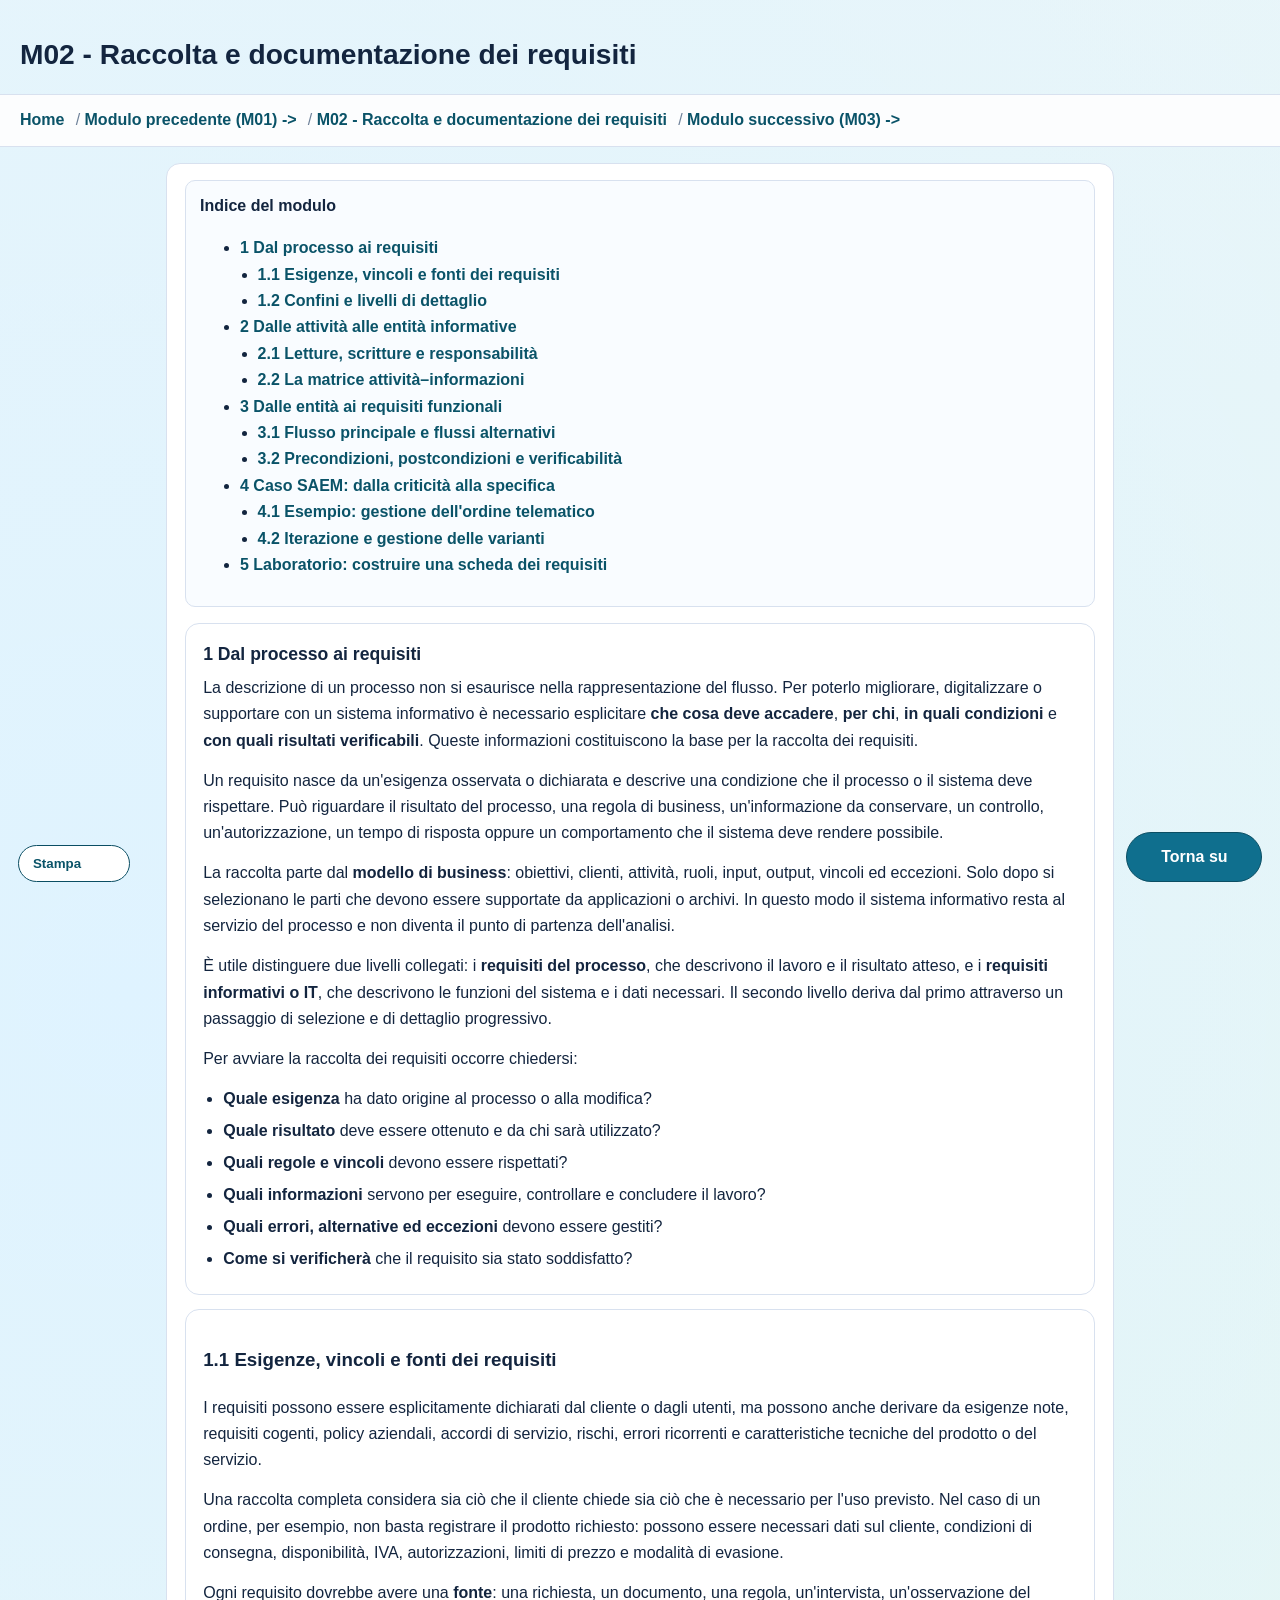
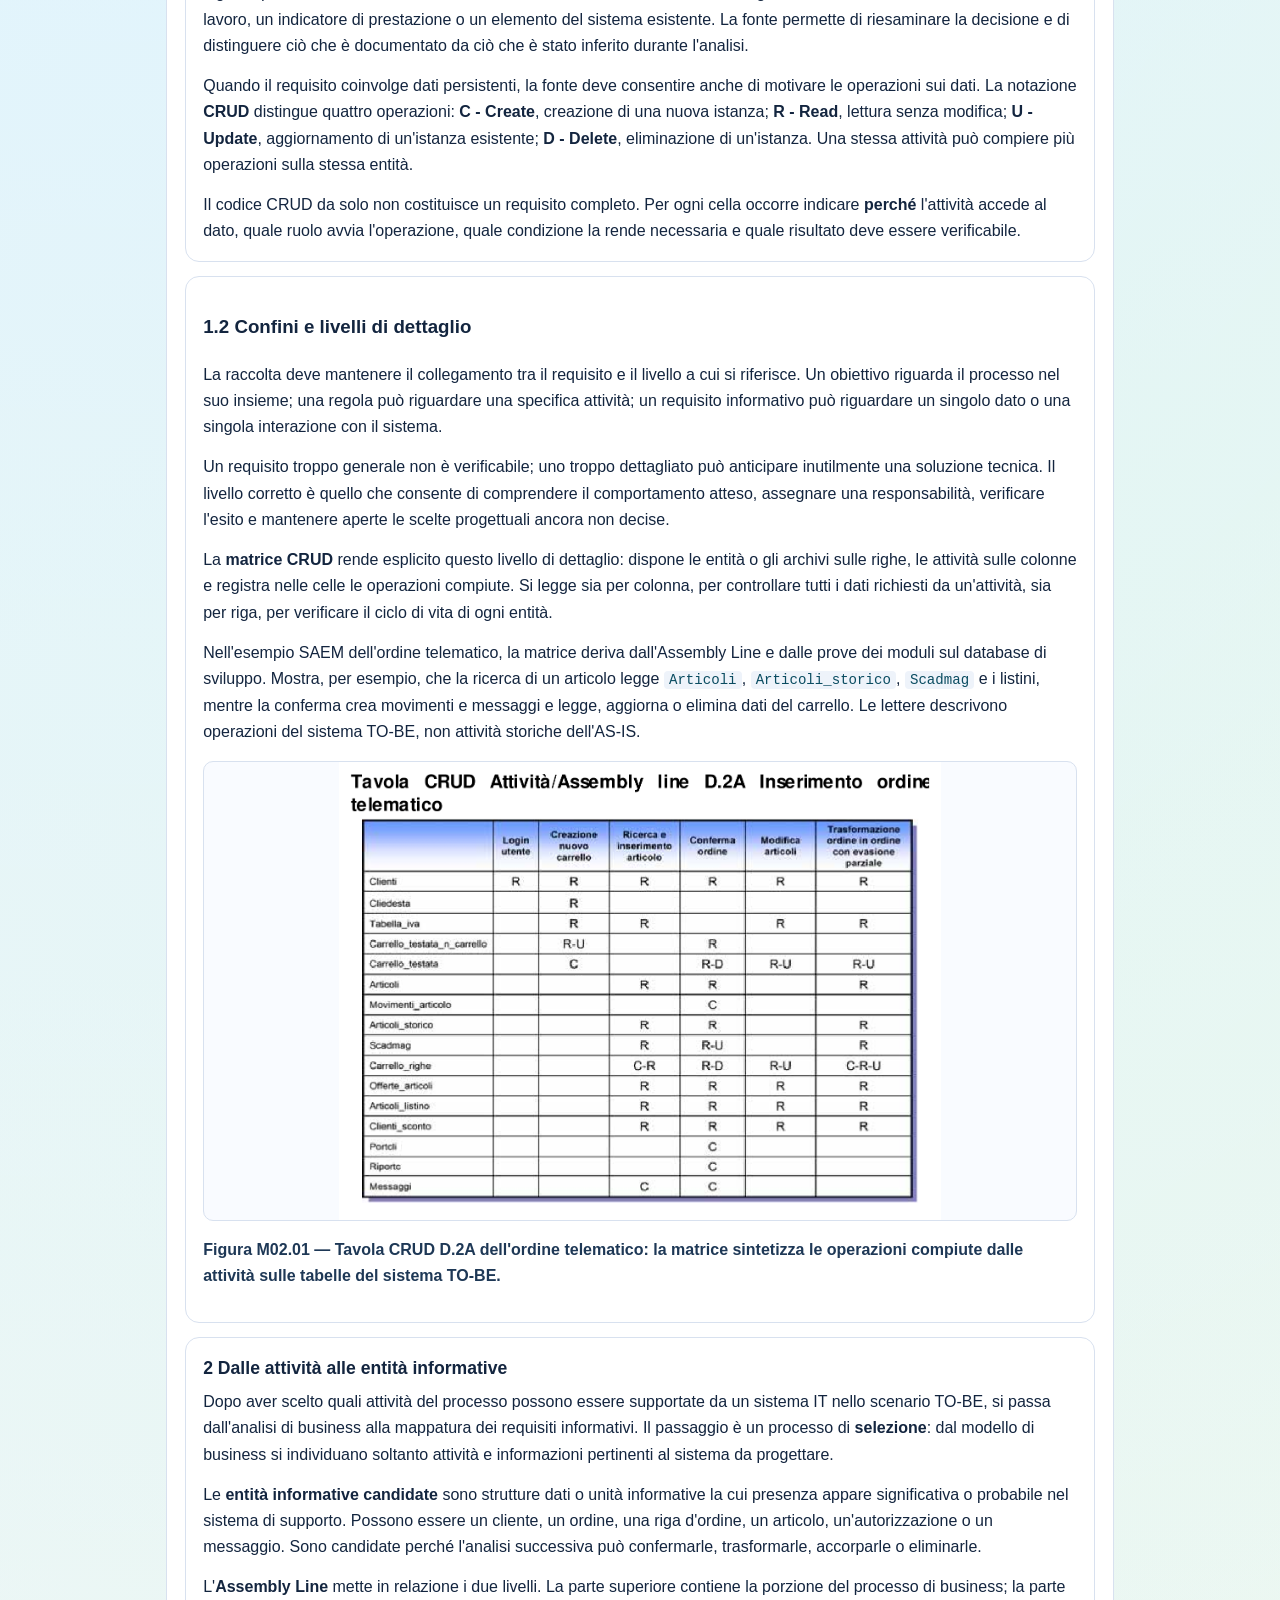
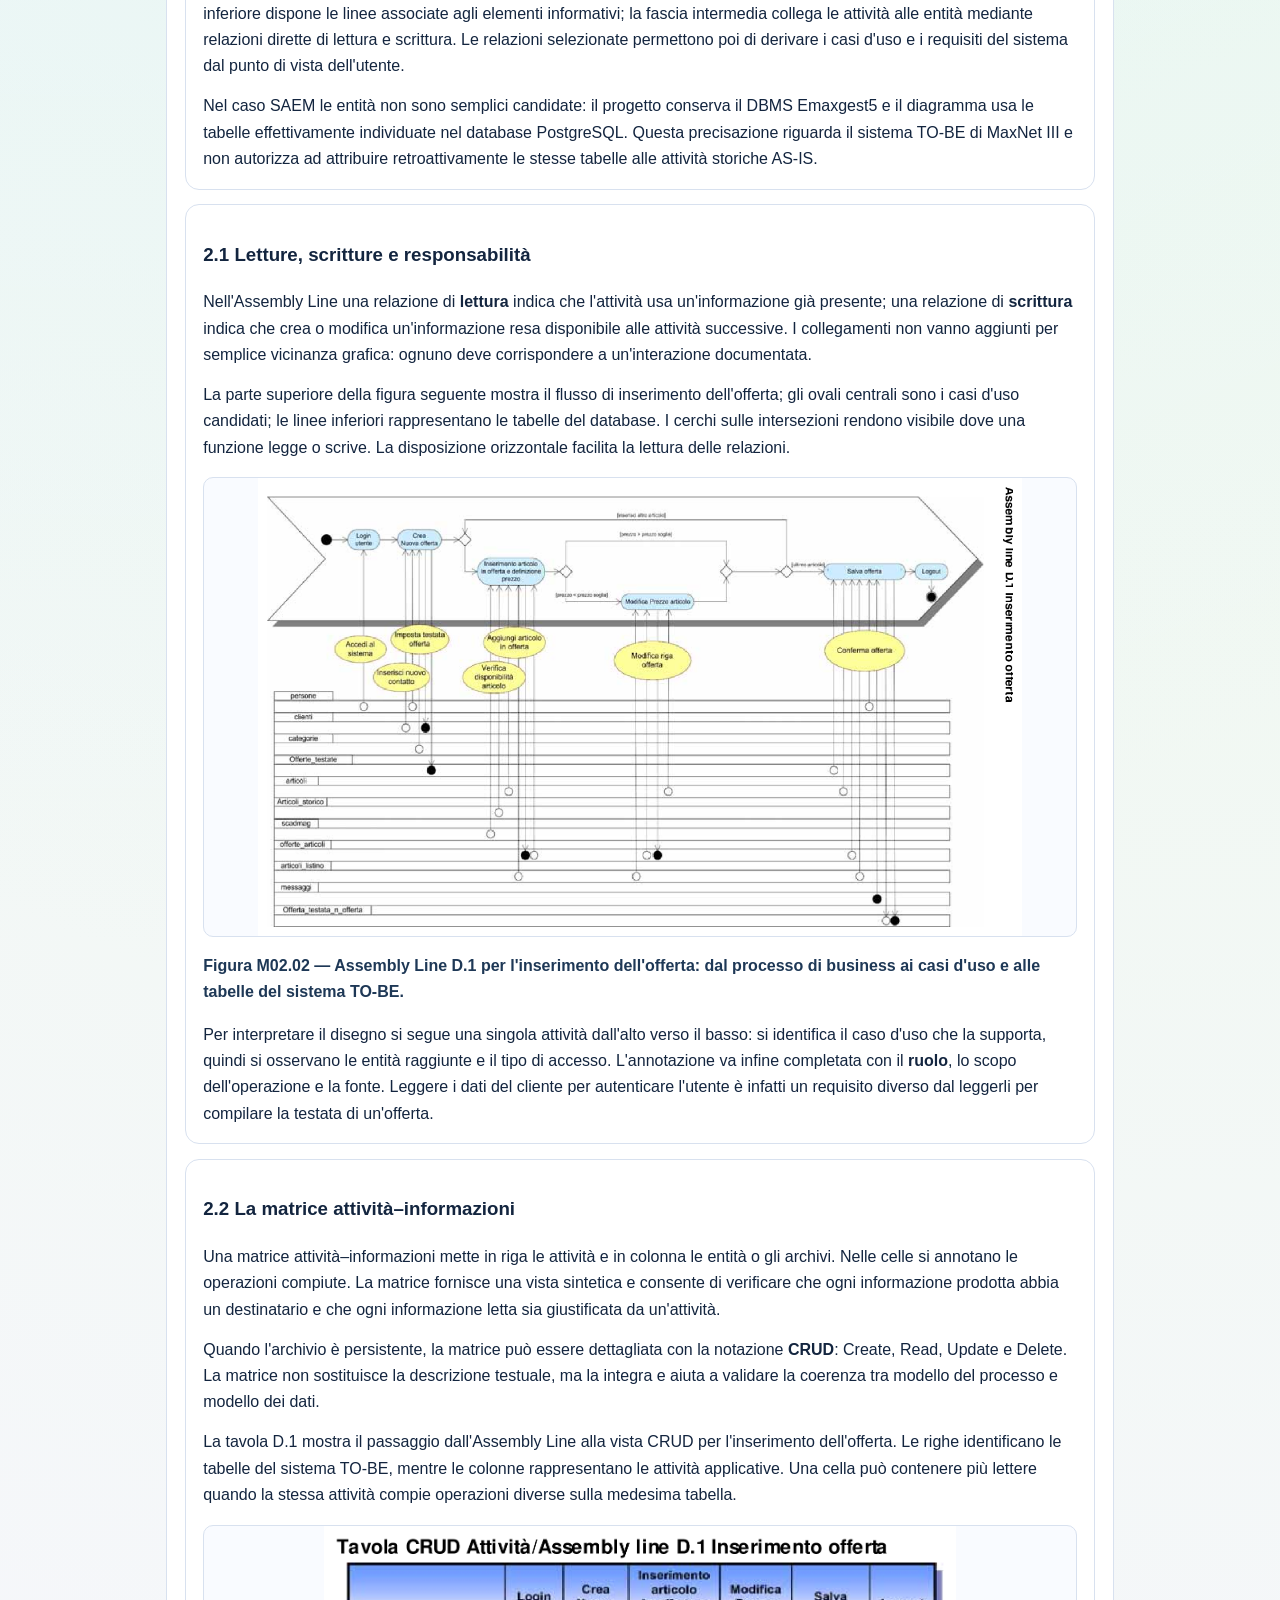
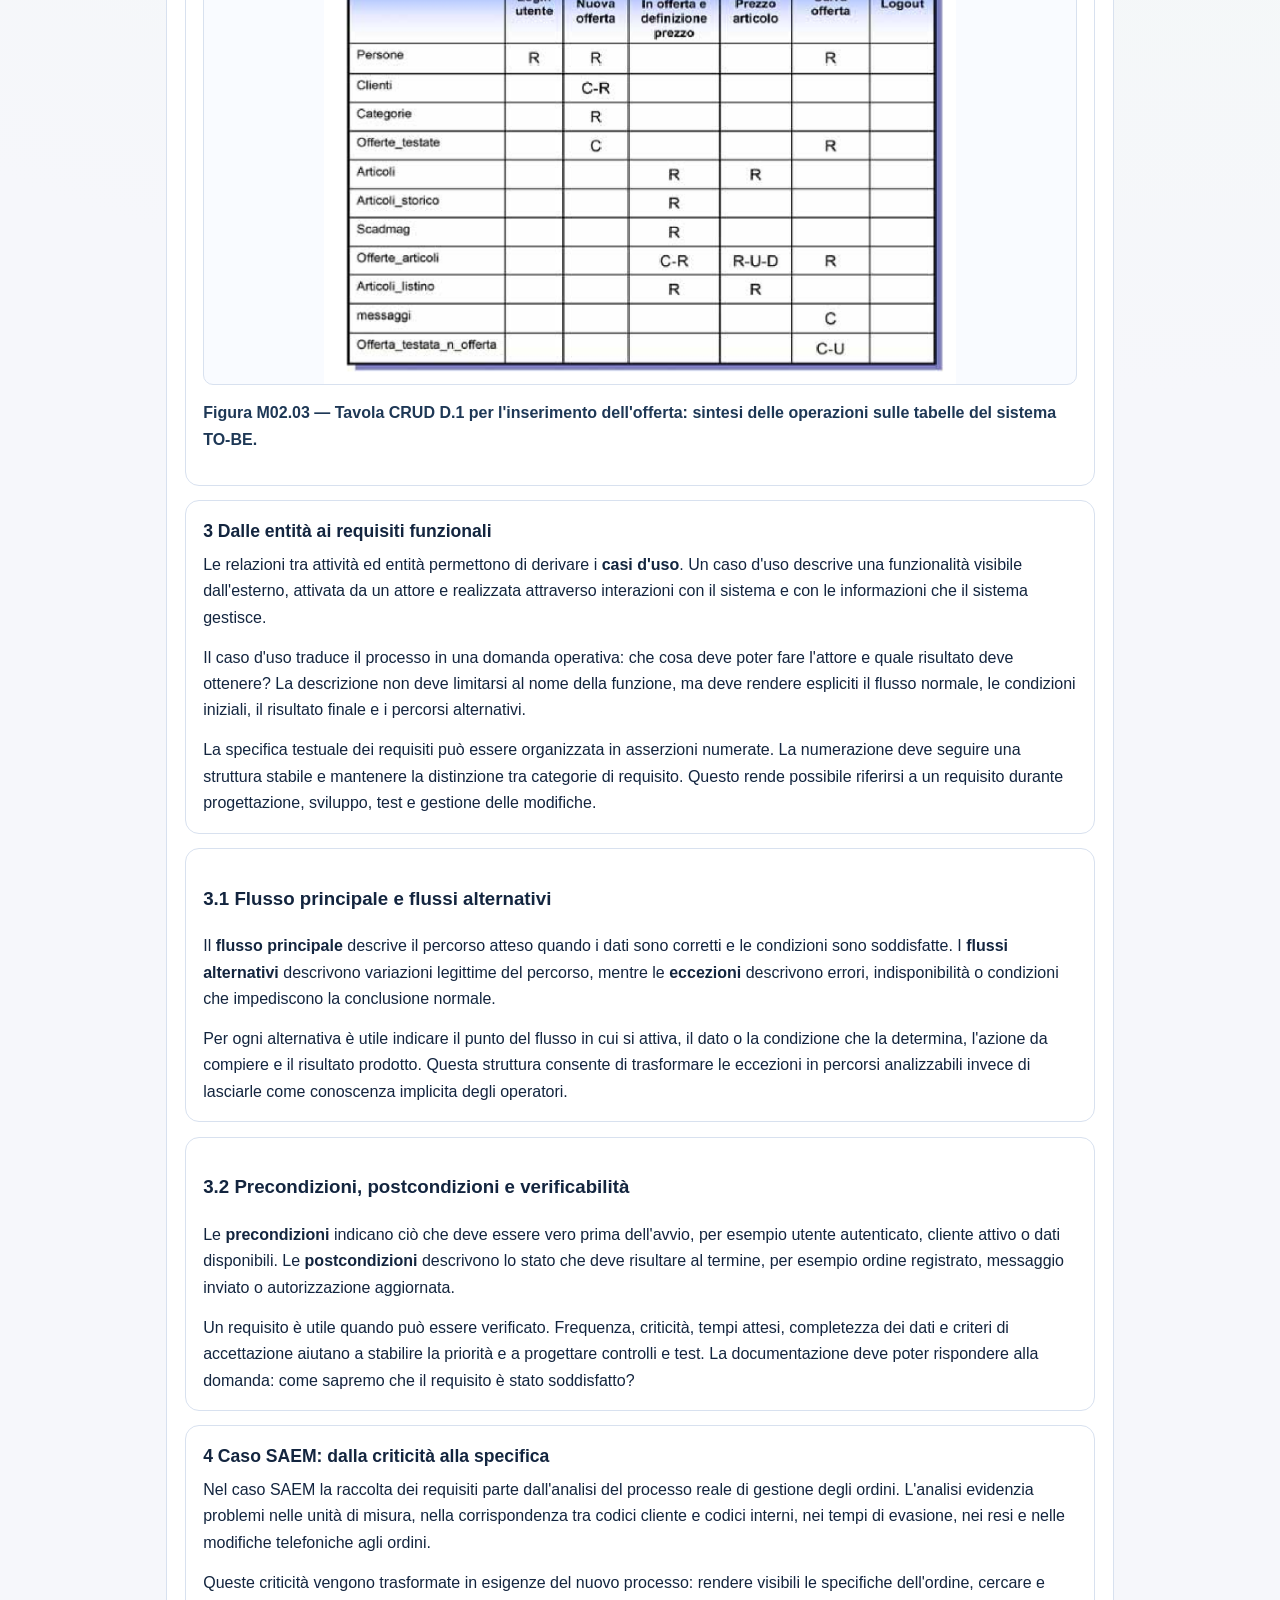
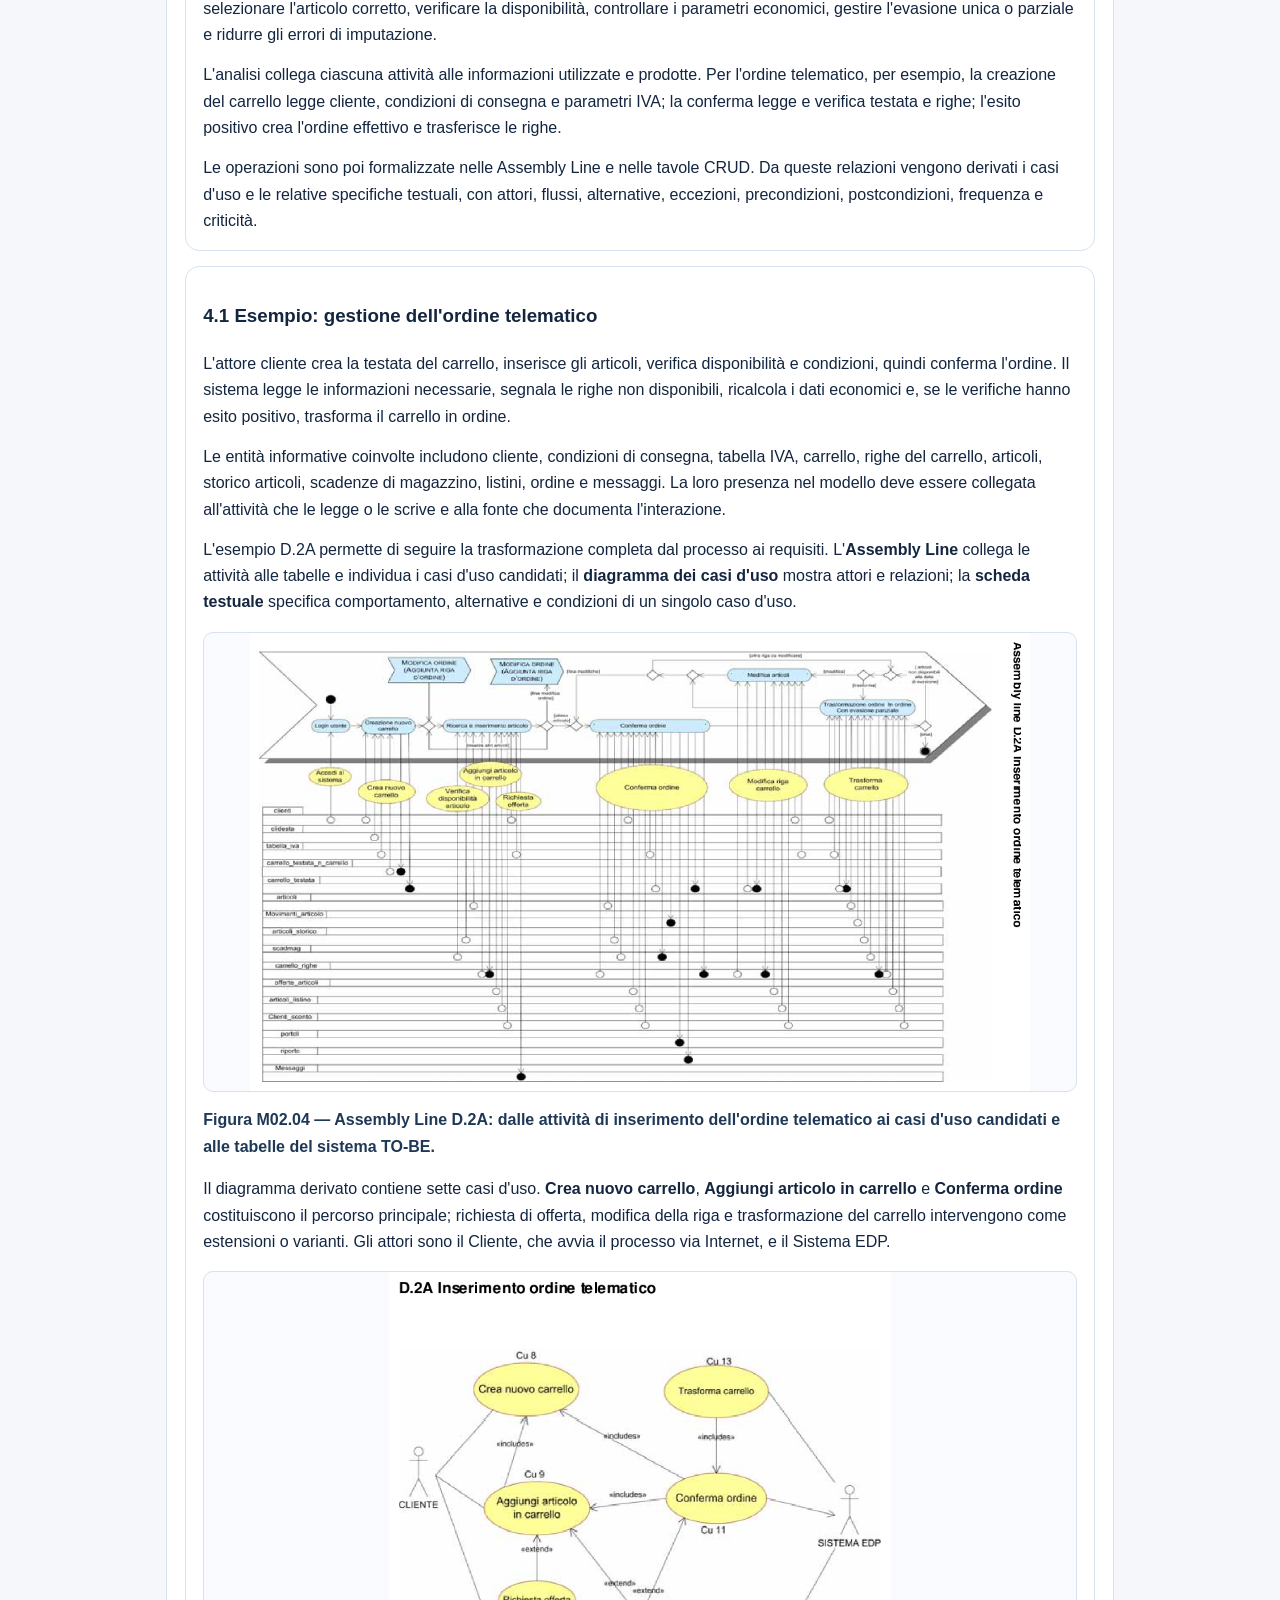
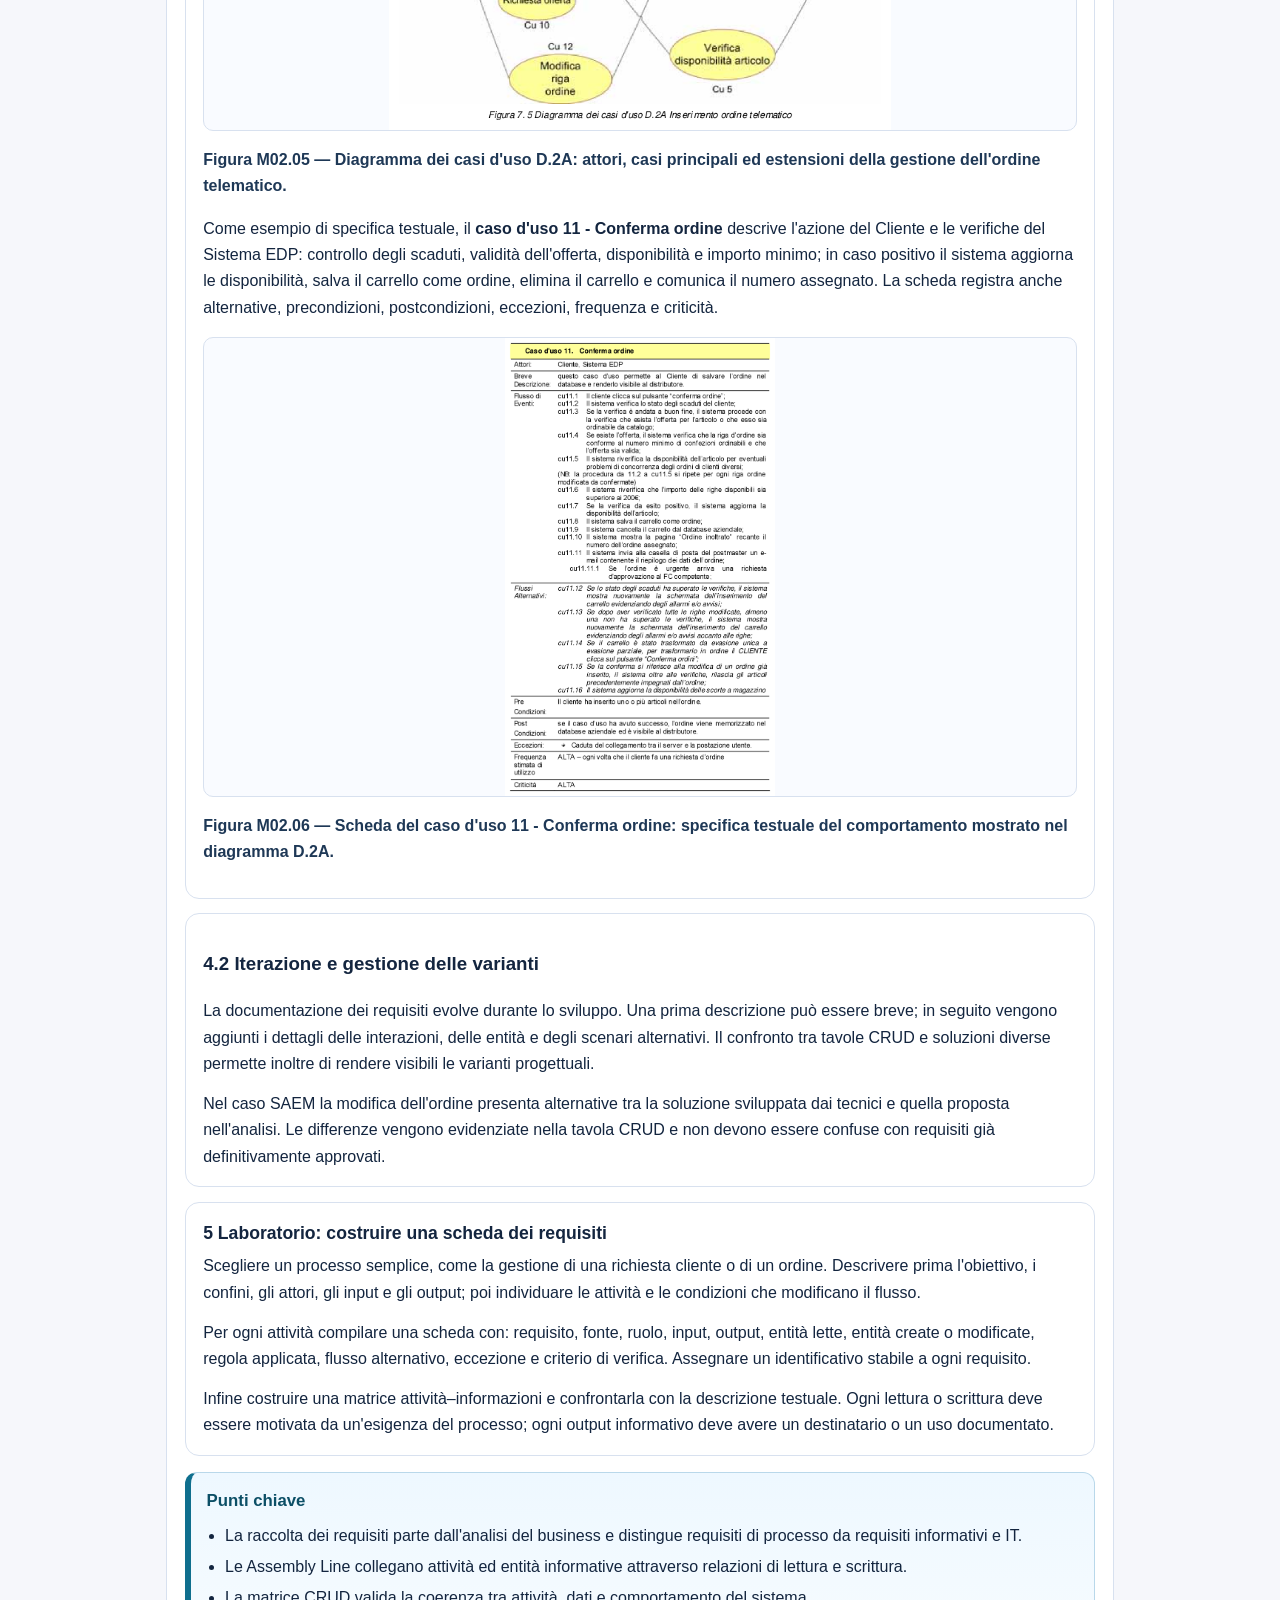
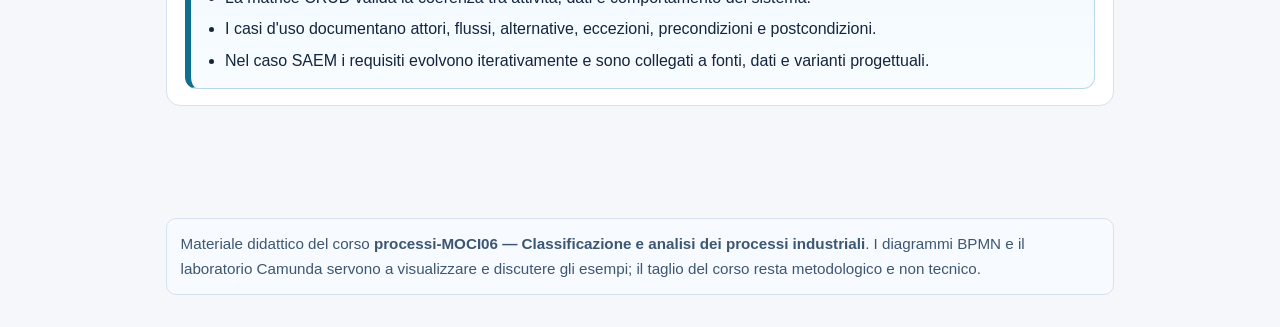
<file: site/chapters/chapter-02.html>
<!doctype html>
<html lang="it">
<head>
<meta charset="utf-8">
<meta name="viewport" content="width=device-width, initial-scale=1.0">
<title>M02 - Raccolta e documentazione dei requisiti</title>
<link rel="stylesheet" href="../assets/css/main.css">
<script defer src="../assets/js/back-to-top.js"></script>
</head>
<body>
<header class="hero" id="top">
 <h1>M02 - Raccolta e documentazione dei requisiti</h1>
</header>
<nav class="primary-nav" id="primary-nav" aria-label="Navigazione">
   <a href="../index.html">Home</a>
   <a href="chapter-01.html">Modulo precedente (M01)</a>
   <a href="chapter-02.html" aria-current="page">M02 - Raccolta e documentazione dei requisiti</a>
   <a href="chapter-03.html">Modulo successivo (M03)</a>
</nav>
<main class="content">
 <article>
  <section class="section-toc">
   <h2>Indice del modulo</h2>
   <ul>
    <li><a href="#s01">1 Dal processo ai requisiti</a></li><li style="margin-left:1.1rem"><a href="#s02">1.1 Esigenze, vincoli e fonti dei requisiti</a></li><li style="margin-left:1.1rem"><a href="#s03">1.2 Confini e livelli di dettaglio</a></li><li><a href="#s04">2 Dalle attività alle entità informative</a></li><li style="margin-left:1.1rem"><a href="#s05">2.1 Letture, scritture e responsabilità</a></li><li style="margin-left:1.1rem"><a href="#s06">2.2 La matrice attività–informazioni</a></li><li><a href="#s07">3 Dalle entità ai requisiti funzionali</a></li><li style="margin-left:1.1rem"><a href="#s08">3.1 Flusso principale e flussi alternativi</a></li><li style="margin-left:1.1rem"><a href="#s09">3.2 Precondizioni, postcondizioni e verificabilità</a></li><li><a href="#s10">4 Caso SAEM: dalla criticità alla specifica</a></li><li style="margin-left:1.1rem"><a href="#s11">4.1 Esempio: gestione dell&#x27;ordine telematico</a></li><li style="margin-left:1.1rem"><a href="#s12">4.2 Iterazione e gestione delle varianti</a></li><li><a href="#s13">5 Laboratorio: costruire una scheda dei requisiti</a></li>
   </ul>
  </section>
<section class="study-section" id="s01">
  <h2>1 Dal processo ai requisiti</h2>
  <p>La descrizione di un processo non si esaurisce nella rappresentazione del flusso. Per poterlo migliorare, digitalizzare o supportare con un sistema informativo è necessario esplicitare <strong>che cosa deve accadere</strong>, <strong>per chi</strong>, <strong>in quali condizioni</strong> e <strong>con quali risultati verificabili</strong>. Queste informazioni costituiscono la base per la raccolta dei requisiti.</p>
  <p>Un requisito nasce da un&#x27;esigenza osservata o dichiarata e descrive una condizione che il processo o il sistema deve rispettare. Può riguardare il risultato del processo, una regola di business, un&#x27;informazione da conservare, un controllo, un&#x27;autorizzazione, un tempo di risposta oppure un comportamento che il sistema deve rendere possibile.</p>
  <p>La raccolta parte dal <strong>modello di business</strong>: obiettivi, clienti, attività, ruoli, input, output, vincoli ed eccezioni. Solo dopo si selezionano le parti che devono essere supportate da applicazioni o archivi. In questo modo il sistema informativo resta al servizio del processo e non diventa il punto di partenza dell'analisi.</p>
  <p>È utile distinguere due livelli collegati: i <strong>requisiti del processo</strong>, che descrivono il lavoro e il risultato atteso, e i <strong>requisiti informativi o IT</strong>, che descrivono le funzioni del sistema e i dati necessari. Il secondo livello deriva dal primo attraverso un passaggio di selezione e di dettaglio progressivo.</p>
  <p>Per avviare la raccolta dei requisiti occorre chiedersi:</p>
  <ul class="study-bullets"><li><strong>Quale esigenza</strong> ha dato origine al processo o alla modifica?</li><li><strong>Quale risultato</strong> deve essere ottenuto e da chi sarà utilizzato?</li><li><strong>Quali regole e vincoli</strong> devono essere rispettati?</li><li><strong>Quali informazioni</strong> servono per eseguire, controllare e concludere il lavoro?</li><li><strong>Quali errori, alternative ed eccezioni</strong> devono essere gestiti?</li><li><strong>Come si verificherà</strong> che il requisito sia stato soddisfatto?</li></ul>
</section>
<section class="study-section" id="s02">
  <h3>1.1 Esigenze, vincoli e fonti dei requisiti</h3>
  <p>I requisiti possono essere esplicitamente dichiarati dal cliente o dagli utenti, ma possono anche derivare da esigenze note, requisiti cogenti, policy aziendali, accordi di servizio, rischi, errori ricorrenti e caratteristiche tecniche del prodotto o del servizio.</p>
  <p>Una raccolta completa considera sia ciò che il cliente chiede sia ciò che è necessario per l&#x27;uso previsto. Nel caso di un ordine, per esempio, non basta registrare il prodotto richiesto: possono essere necessari dati sul cliente, condizioni di consegna, disponibilità, IVA, autorizzazioni, limiti di prezzo e modalità di evasione.</p>
  <p>Ogni requisito dovrebbe avere una <strong>fonte</strong>: una richiesta, un documento, una regola, un'intervista, un'osservazione del lavoro, un indicatore di prestazione o un elemento del sistema esistente. La fonte permette di riesaminare la decisione e di distinguere ciò che è documentato da ciò che è stato inferito durante l'analisi.</p>
  <p>Quando il requisito coinvolge dati persistenti, la fonte deve consentire anche di motivare le operazioni sui dati. La notazione <strong>CRUD</strong> distingue quattro operazioni: <strong>C - Create</strong>, creazione di una nuova istanza; <strong>R - Read</strong>, lettura senza modifica; <strong>U - Update</strong>, aggiornamento di un'istanza esistente; <strong>D - Delete</strong>, eliminazione di un'istanza. Una stessa attività può compiere più operazioni sulla stessa entità.</p>
  <p>Il codice CRUD da solo non costituisce un requisito completo. Per ogni cella occorre indicare <strong>perché</strong> l'attività accede al dato, quale ruolo avvia l'operazione, quale condizione la rende necessaria e quale risultato deve essere verificabile.</p>
</section>
<section class="study-section" id="s03">
  <h3>1.2 Confini e livelli di dettaglio</h3>
  <p>La raccolta deve mantenere il collegamento tra il requisito e il livello a cui si riferisce. Un obiettivo riguarda il processo nel suo insieme; una regola può riguardare una specifica attività; un requisito informativo può riguardare un singolo dato o una singola interazione con il sistema.</p>
  <p>Un requisito troppo generale non è verificabile; uno troppo dettagliato può anticipare inutilmente una soluzione tecnica. Il livello corretto è quello che consente di comprendere il comportamento atteso, assegnare una responsabilità, verificare l&#x27;esito e mantenere aperte le scelte progettuali ancora non decise.</p>
  <p>La <strong>matrice CRUD</strong> rende esplicito questo livello di dettaglio: dispone le entità o gli archivi sulle righe, le attività sulle colonne e registra nelle celle le operazioni compiute. Si legge sia per colonna, per controllare tutti i dati richiesti da un'attività, sia per riga, per verificare il ciclo di vita di ogni entità.</p>
  <p>Nell'esempio SAEM dell'ordine telematico, la matrice deriva dall'Assembly Line e dalle prove dei moduli sul database di sviluppo. Mostra, per esempio, che la ricerca di un articolo legge <code>Articoli</code>, <code>Articoli_storico</code>, <code>Scadmag</code> e i listini, mentre la conferma crea movimenti e messaggi e legge, aggiorna o elimina dati del carrello. Le lettere descrivono operazioni del sistema TO-BE, non attività storiche dell'AS-IS.</p>
  <figure class="chapter-figure"><img class="zoomable" src="../assets/images/ch02/tavola-crud-d2a-ordine-telematico.png" alt="Tavola CRUD SAEM D.2A: entità del database sulle righe, attività dell'ordine telematico sulle colonne e operazioni C, R, U e D nelle celle" data-caption="Figura M02.01 — Tavola CRUD dell'ordine telematico SAEM."><figcaption>Figura M02.01 — Tavola CRUD D.2A dell'ordine telematico: la matrice sintetizza le operazioni compiute dalle attività sulle tabelle del sistema TO-BE.</figcaption></figure>
</section>
<section class="study-section" id="s04">
  <h2>2 Dalle attività alle entità informative</h2>
  <p>Dopo aver scelto quali attività del processo possono essere supportate da un sistema IT nello scenario TO-BE, si passa dall'analisi di business alla mappatura dei requisiti informativi. Il passaggio è un processo di <strong>selezione</strong>: dal modello di business si individuano soltanto attività e informazioni pertinenti al sistema da progettare.</p>
  <p>Le <strong>entità informative candidate</strong> sono strutture dati o unità informative la cui presenza appare significativa o probabile nel sistema di supporto. Possono essere un cliente, un ordine, una riga d'ordine, un articolo, un'autorizzazione o un messaggio. Sono candidate perché l'analisi successiva può confermarle, trasformarle, accorparle o eliminarle.</p>
  <p>L'<strong>Assembly Line</strong> mette in relazione i due livelli. La parte superiore contiene la porzione del processo di business; la parte inferiore dispone le linee associate agli elementi informativi; la fascia intermedia collega le attività alle entità mediante relazioni dirette di lettura e scrittura. Le relazioni selezionate permettono poi di derivare i casi d'uso e i requisiti del sistema dal punto di vista dell'utente.</p>
  <p>Nel caso SAEM le entità non sono semplici candidate: il progetto conserva il DBMS Emaxgest5 e il diagramma usa le tabelle effettivamente individuate nel database PostgreSQL. Questa precisazione riguarda il sistema TO-BE di MaxNet III e non autorizza ad attribuire retroattivamente le stesse tabelle alle attività storiche AS-IS.</p>
</section>
<section class="study-section" id="s05">
  <h3>2.1 Letture, scritture e responsabilità</h3>
  <p>Nell'Assembly Line una relazione di <strong>lettura</strong> indica che l'attività usa un'informazione già presente; una relazione di <strong>scrittura</strong> indica che crea o modifica un'informazione resa disponibile alle attività successive. I collegamenti non vanno aggiunti per semplice vicinanza grafica: ognuno deve corrispondere a un'interazione documentata.</p>
  <p>La parte superiore della figura seguente mostra il flusso di inserimento dell&#x27;offerta; gli ovali centrali sono i casi d&#x27;uso candidati; le linee inferiori rappresentano le tabelle del database. I cerchi sulle intersezioni rendono visibile dove una funzione legge o scrive. La disposizione orizzontale facilita la lettura delle relazioni.</p>
  <figure class="chapter-figure"><img class="zoomable" src="../assets/images/ch02/assembly-line-d1-inserimento-offerta.png" alt="Assembly Line SAEM D.1 ruotata in orizzontale: processo di inserimento offerta, casi d'uso candidati e tabelle collegate da letture e scritture" data-caption="Figura M02.02 — Assembly Line D.1 per l'inserimento dell'offerta."><figcaption>Figura M02.02 — Assembly Line D.1 per l'inserimento dell'offerta: dal processo di business ai casi d'uso e alle tabelle del sistema TO-BE.</figcaption></figure>
  <p>Per interpretare il disegno si segue una singola attività dall'alto verso il basso: si identifica il caso d'uso che la supporta, quindi si osservano le entità raggiunte e il tipo di accesso. L'annotazione va infine completata con il <strong>ruolo</strong>, lo scopo dell'operazione e la fonte. Leggere i dati del cliente per autenticare l'utente è infatti un requisito diverso dal leggerli per compilare la testata di un'offerta.</p>
</section>
<section class="study-section" id="s06">
  <h3>2.2 La matrice attività–informazioni</h3>
  <p>Una matrice attività–informazioni mette in riga le attività e in colonna le entità o gli archivi. Nelle celle si annotano le operazioni compiute. La matrice fornisce una vista sintetica e consente di verificare che ogni informazione prodotta abbia un destinatario e che ogni informazione letta sia giustificata da un&#x27;attività.</p>
  <p>Quando l'archivio è persistente, la matrice può essere dettagliata con la notazione <strong>CRUD</strong>: Create, Read, Update e Delete. La matrice non sostituisce la descrizione testuale, ma la integra e aiuta a validare la coerenza tra modello del processo e modello dei dati.</p>
  <p>La tavola D.1 mostra il passaggio dall&#x27;Assembly Line alla vista CRUD per l&#x27;inserimento dell&#x27;offerta. Le righe identificano le tabelle del sistema TO-BE, mentre le colonne rappresentano le attività applicative. Una cella può contenere più lettere quando la stessa attività compie operazioni diverse sulla medesima tabella.</p>
  <figure class="chapter-figure"><img class="zoomable" src="../assets/images/ch02/tavola-crud-d1-inserimento-offerta.png" alt="Tavola CRUD SAEM D.1: tabelle sulle righe, attività di inserimento dell'offerta sulle colonne e operazioni C, R, U e D nelle celle" data-caption="Figura M02.03 — Tavola CRUD D.1 per l'inserimento dell'offerta."><figcaption>Figura M02.03 — Tavola CRUD D.1 per l'inserimento dell'offerta: sintesi delle operazioni sulle tabelle del sistema TO-BE.</figcaption></figure>
</section>
<section class="study-section" id="s07">
  <h2>3 Dalle entità ai requisiti funzionali</h2>
  <p>Le relazioni tra attività ed entità permettono di derivare i <strong>casi d'uso</strong>. Un caso d'uso descrive una funzionalità visibile dall'esterno, attivata da un attore e realizzata attraverso interazioni con il sistema e con le informazioni che il sistema gestisce.</p>
  <p>Il caso d&#x27;uso traduce il processo in una domanda operativa: che cosa deve poter fare l&#x27;attore e quale risultato deve ottenere? La descrizione non deve limitarsi al nome della funzione, ma deve rendere espliciti il flusso normale, le condizioni iniziali, il risultato finale e i percorsi alternativi.</p>
  <p>La specifica testuale dei requisiti può essere organizzata in asserzioni numerate. La numerazione deve seguire una struttura stabile e mantenere la distinzione tra categorie di requisito. Questo rende possibile riferirsi a un requisito durante progettazione, sviluppo, test e gestione delle modifiche.</p>
</section>
<section class="study-section" id="s08">
  <h3>3.1 Flusso principale e flussi alternativi</h3>
  <p>Il <strong>flusso principale</strong> descrive il percorso atteso quando i dati sono corretti e le condizioni sono soddisfatte. I <strong>flussi alternativi</strong> descrivono variazioni legittime del percorso, mentre le <strong>eccezioni</strong> descrivono errori, indisponibilità o condizioni che impediscono la conclusione normale.</p>
  <p>Per ogni alternativa è utile indicare il punto del flusso in cui si attiva, il dato o la condizione che la determina, l&#x27;azione da compiere e il risultato prodotto. Questa struttura consente di trasformare le eccezioni in percorsi analizzabili invece di lasciarle come conoscenza implicita degli operatori.</p>
</section>
<section class="study-section" id="s09">
  <h3>3.2 Precondizioni, postcondizioni e verificabilità</h3>
  <p>Le <strong>precondizioni</strong> indicano ciò che deve essere vero prima dell'avvio, per esempio utente autenticato, cliente attivo o dati disponibili. Le <strong>postcondizioni</strong> descrivono lo stato che deve risultare al termine, per esempio ordine registrato, messaggio inviato o autorizzazione aggiornata.</p>
  <p>Un requisito è utile quando può essere verificato. Frequenza, criticità, tempi attesi, completezza dei dati e criteri di accettazione aiutano a stabilire la priorità e a progettare controlli e test. La documentazione deve poter rispondere alla domanda: come sapremo che il requisito è stato soddisfatto?</p>
</section>
<section class="study-section" id="s10">
  <h2>4 Caso SAEM: dalla criticità alla specifica</h2>
  <p>Nel caso SAEM la raccolta dei requisiti parte dall&#x27;analisi del processo reale di gestione degli ordini. L&#x27;analisi evidenzia problemi nelle unità di misura, nella corrispondenza tra codici cliente e codici interni, nei tempi di evasione, nei resi e nelle modifiche telefoniche agli ordini.</p>
  <p>Queste criticità vengono trasformate in esigenze del nuovo processo: rendere visibili le specifiche dell&#x27;ordine, cercare e selezionare l&#x27;articolo corretto, verificare la disponibilità, controllare i parametri economici, gestire l&#x27;evasione unica o parziale e ridurre gli errori di imputazione.</p>
  <p>L&#x27;analisi collega ciascuna attività alle informazioni utilizzate e prodotte. Per l&#x27;ordine telematico, per esempio, la creazione del carrello legge cliente, condizioni di consegna e parametri IVA; la conferma legge e verifica testata e righe; l&#x27;esito positivo crea l&#x27;ordine effettivo e trasferisce le righe.</p>
  <p>Le operazioni sono poi formalizzate nelle Assembly Line e nelle tavole CRUD. Da queste relazioni vengono derivati i casi d&#x27;uso e le relative specifiche testuali, con attori, flussi, alternative, eccezioni, precondizioni, postcondizioni, frequenza e criticità.</p>
</section>
<section class="study-section" id="s11">
  <h3>4.1 Esempio: gestione dell&#x27;ordine telematico</h3>
  <p>L&#x27;attore cliente crea la testata del carrello, inserisce gli articoli, verifica disponibilità e condizioni, quindi conferma l&#x27;ordine. Il sistema legge le informazioni necessarie, segnala le righe non disponibili, ricalcola i dati economici e, se le verifiche hanno esito positivo, trasforma il carrello in ordine.</p>
  <p>Le entità informative coinvolte includono cliente, condizioni di consegna, tabella IVA, carrello, righe del carrello, articoli, storico articoli, scadenze di magazzino, listini, ordine e messaggi. La loro presenza nel modello deve essere collegata all&#x27;attività che le legge o le scrive e alla fonte che documenta l&#x27;interazione.</p>
  <p>L'esempio D.2A permette di seguire la trasformazione completa dal processo ai requisiti. L'<strong>Assembly Line</strong> collega le attività alle tabelle e individua i casi d'uso candidati; il <strong>diagramma dei casi d'uso</strong> mostra attori e relazioni; la <strong>scheda testuale</strong> specifica comportamento, alternative e condizioni di un singolo caso d'uso.</p>
  <figure class="chapter-figure"><img class="zoomable" src="../assets/images/ch02/assembly-line-d2a-ordine-telematico.png" alt="Assembly Line SAEM D.2A ruotata in orizzontale: attività di inserimento dell'ordine telematico, casi d'uso e tabelle collegate da letture e scritture" data-caption="Figura M02.04 — Assembly Line D.2A per l'inserimento dell'ordine telematico."><figcaption>Figura M02.04 — Assembly Line D.2A: dalle attività di inserimento dell'ordine telematico ai casi d'uso candidati e alle tabelle del sistema TO-BE.</figcaption></figure>
  <p>Il diagramma derivato contiene sette casi d'uso. <strong>Crea nuovo carrello</strong>, <strong>Aggiungi articolo in carrello</strong> e <strong>Conferma ordine</strong> costituiscono il percorso principale; richiesta di offerta, modifica della riga e trasformazione del carrello intervengono come estensioni o varianti. Gli attori sono il Cliente, che avvia il processo via Internet, e il Sistema EDP.</p>
  <figure class="chapter-figure"><img class="zoomable" src="../assets/images/ch02/diagramma-casi-uso-d2a-ordine-telematico.png" alt="Diagramma dei casi d'uso SAEM D.2A per l'ordine telematico con gli attori Cliente e Sistema EDP e sette casi d'uso collegati" data-caption="Figura M02.05 — Diagramma dei casi d'uso D.2A per l'inserimento dell'ordine telematico."><figcaption>Figura M02.05 — Diagramma dei casi d'uso D.2A: attori, casi principali ed estensioni della gestione dell'ordine telematico.</figcaption></figure>
  <p>Come esempio di specifica testuale, il <strong>caso d'uso 11 - Conferma ordine</strong> descrive l'azione del Cliente e le verifiche del Sistema EDP: controllo degli scaduti, validità dell'offerta, disponibilità e importo minimo; in caso positivo il sistema aggiorna le disponibilità, salva il carrello come ordine, elimina il carrello e comunica il numero assegnato. La scheda registra anche alternative, precondizioni, postcondizioni, eccezioni, frequenza e criticità.</p>
  <figure class="chapter-figure"><img class="zoomable" src="../assets/images/ch02/scheda-caso-uso-11-conferma-ordine.png" alt="Scheda SAEM del caso d'uso 11 Conferma ordine con attori, flusso degli eventi, alternative, condizioni, eccezioni, frequenza e criticità" data-caption="Figura M02.06 — Scheda del caso d'uso 11: Conferma ordine."><figcaption>Figura M02.06 — Scheda del caso d'uso 11 - Conferma ordine: specifica testuale del comportamento mostrato nel diagramma D.2A.</figcaption></figure>
</section>
<section class="study-section" id="s12">
  <h3>4.2 Iterazione e gestione delle varianti</h3>
  <p>La documentazione dei requisiti evolve durante lo sviluppo. Una prima descrizione può essere breve; in seguito vengono aggiunti i dettagli delle interazioni, delle entità e degli scenari alternativi. Il confronto tra tavole CRUD e soluzioni diverse permette inoltre di rendere visibili le varianti progettuali.</p>
  <p>Nel caso SAEM la modifica dell&#x27;ordine presenta alternative tra la soluzione sviluppata dai tecnici e quella proposta nell&#x27;analisi. Le differenze vengono evidenziate nella tavola CRUD e non devono essere confuse con requisiti già definitivamente approvati.</p>
</section>
<section class="study-section" id="s13">
  <h2>5 Laboratorio: costruire una scheda dei requisiti</h2>
  <p>Scegliere un processo semplice, come la gestione di una richiesta cliente o di un ordine. Descrivere prima l&#x27;obiettivo, i confini, gli attori, gli input e gli output; poi individuare le attività e le condizioni che modificano il flusso.</p>
  <p>Per ogni attività compilare una scheda con: requisito, fonte, ruolo, input, output, entità lette, entità create o modificate, regola applicata, flusso alternativo, eccezione e criterio di verifica. Assegnare un identificativo stabile a ogni requisito.</p>
  <p>Infine costruire una matrice attività–informazioni e confrontarla con la descrizione testuale. Ogni lettura o scrittura deve essere motivata da un&#x27;esigenza del processo; ogni output informativo deve avere un destinatario o un uso documentato.</p>
</section>
  <section class="key-takeaways">
   <h2>Punti chiave</h2>
   <ul>
    <li>La raccolta dei requisiti parte dall&#x27;analisi del business e distingue requisiti di processo da requisiti informativi e IT.</li>
    <li>Le Assembly Line collegano attività ed entità informative attraverso relazioni di lettura e scrittura.</li>
    <li>La matrice CRUD valida la coerenza tra attività, dati e comportamento del sistema.</li>
    <li>I casi d&#x27;uso documentano attori, flussi, alternative, eccezioni, precondizioni e postcondizioni.</li>
    <li>Nel caso SAEM i requisiti evolvono iterativamente e sono collegati a fonti, dati e varianti progettuali.</li>
   </ul>
  </section>
 </article>
</main>
<div class="site-footer-note">
 <p>Materiale didattico del corso <strong>processi-MOCI06 — Classificazione e analisi dei processi industriali</strong>. I diagrammi BPMN e il laboratorio Camunda servono a visualizzare e discutere gli esempi; il taglio del corso resta metodologico e non tecnico.</p>
</div>
<button class="print-page" type="button" data-print-page aria-label="Stampa la pagina">Stampa</button>
<a class="back-to-top" href="#top" data-back-to-top aria-hidden="true" tabindex="-1">Torna su</a>
<div class="lightbox" id="lightbox" aria-hidden="true">
 <figure class="lightbox-inner">
  <img id="lightbox-image" alt="">
  <figcaption id="lightbox-caption"></figcaption>
 </figure>
</div>
</body>
</html>
</file>
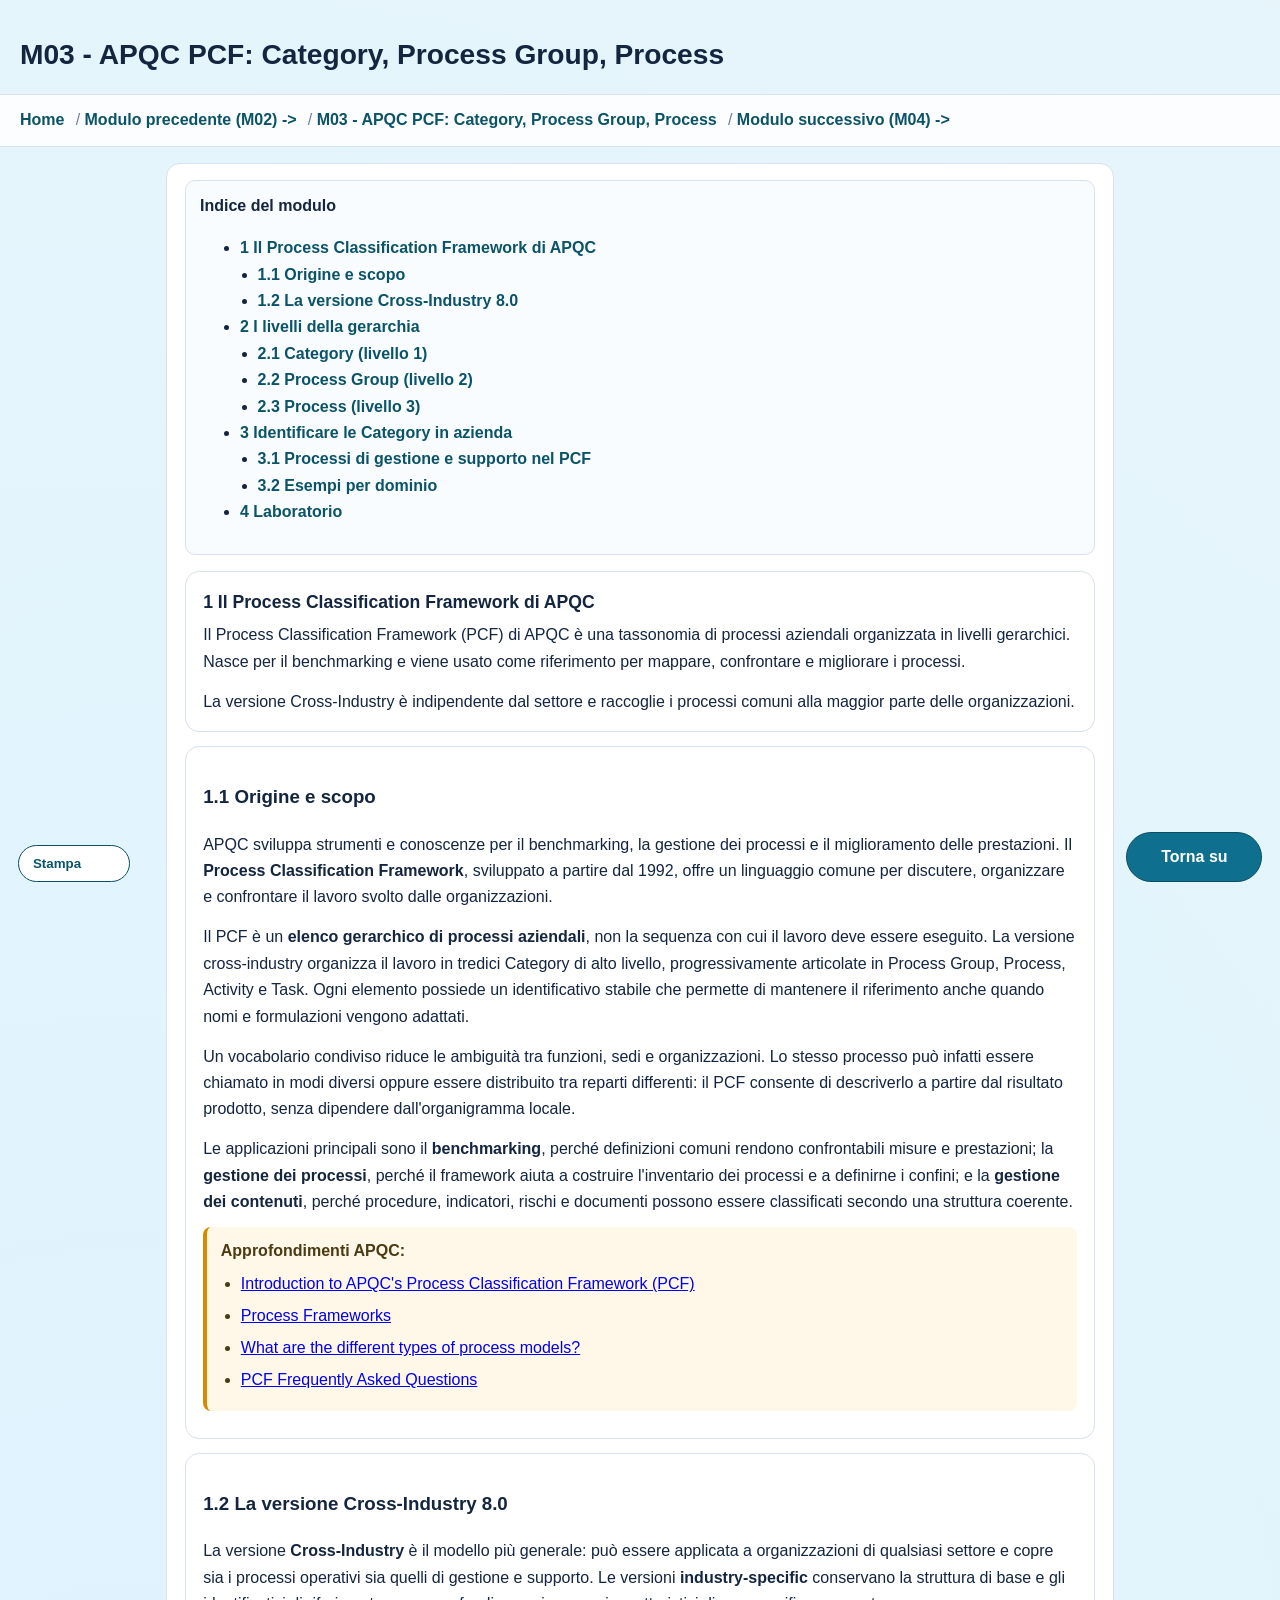
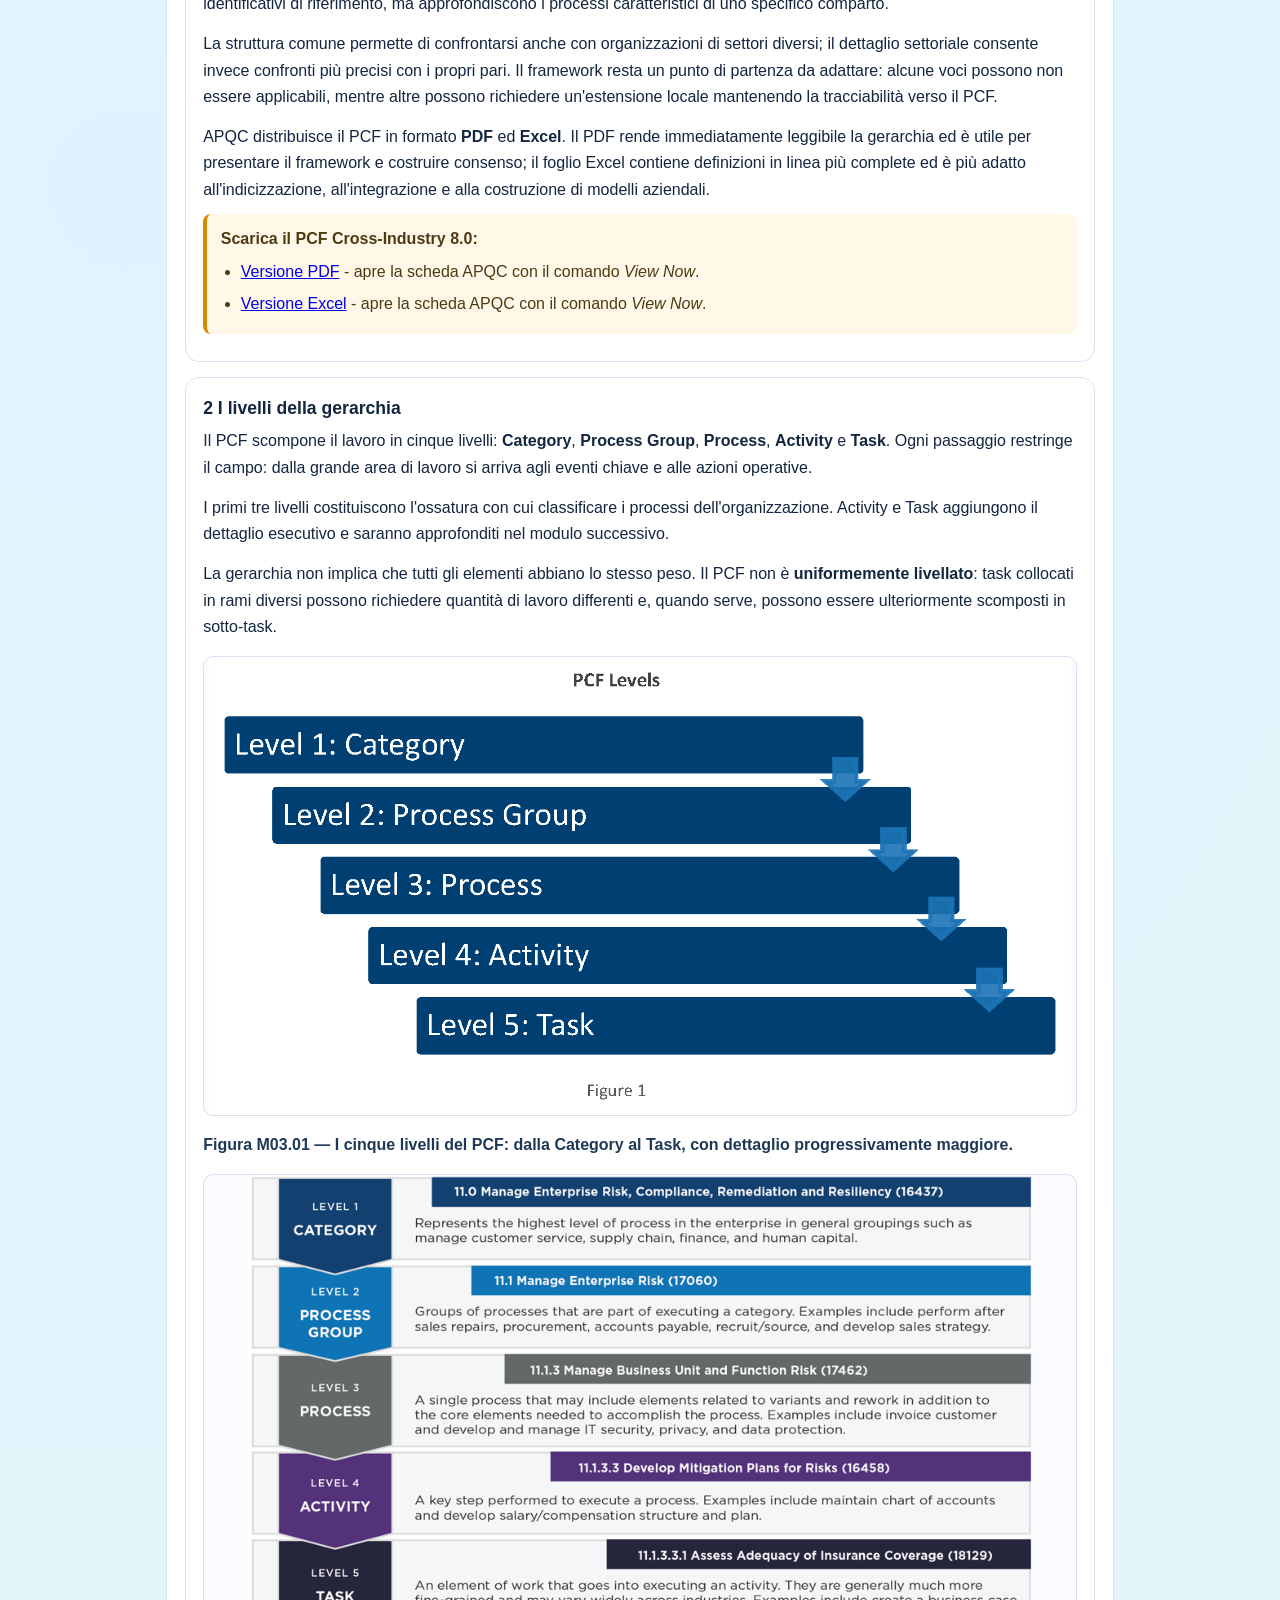
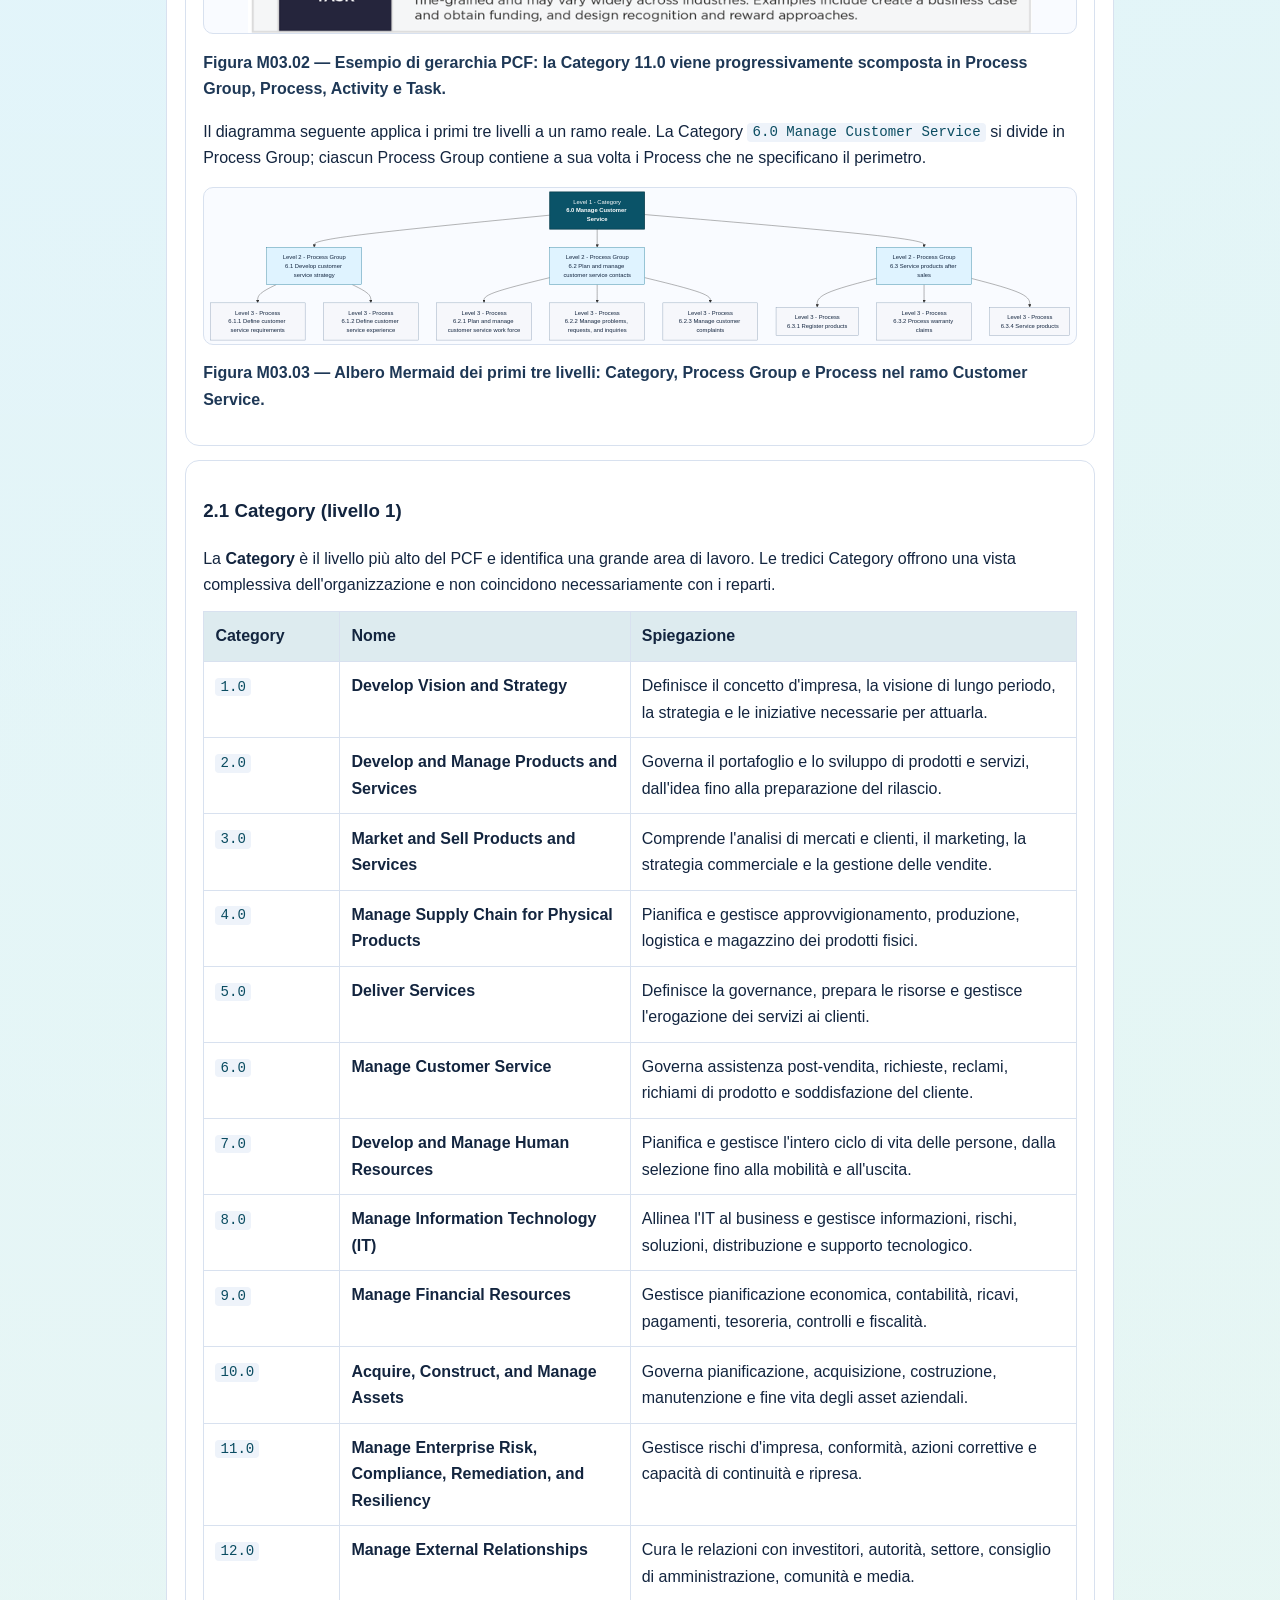
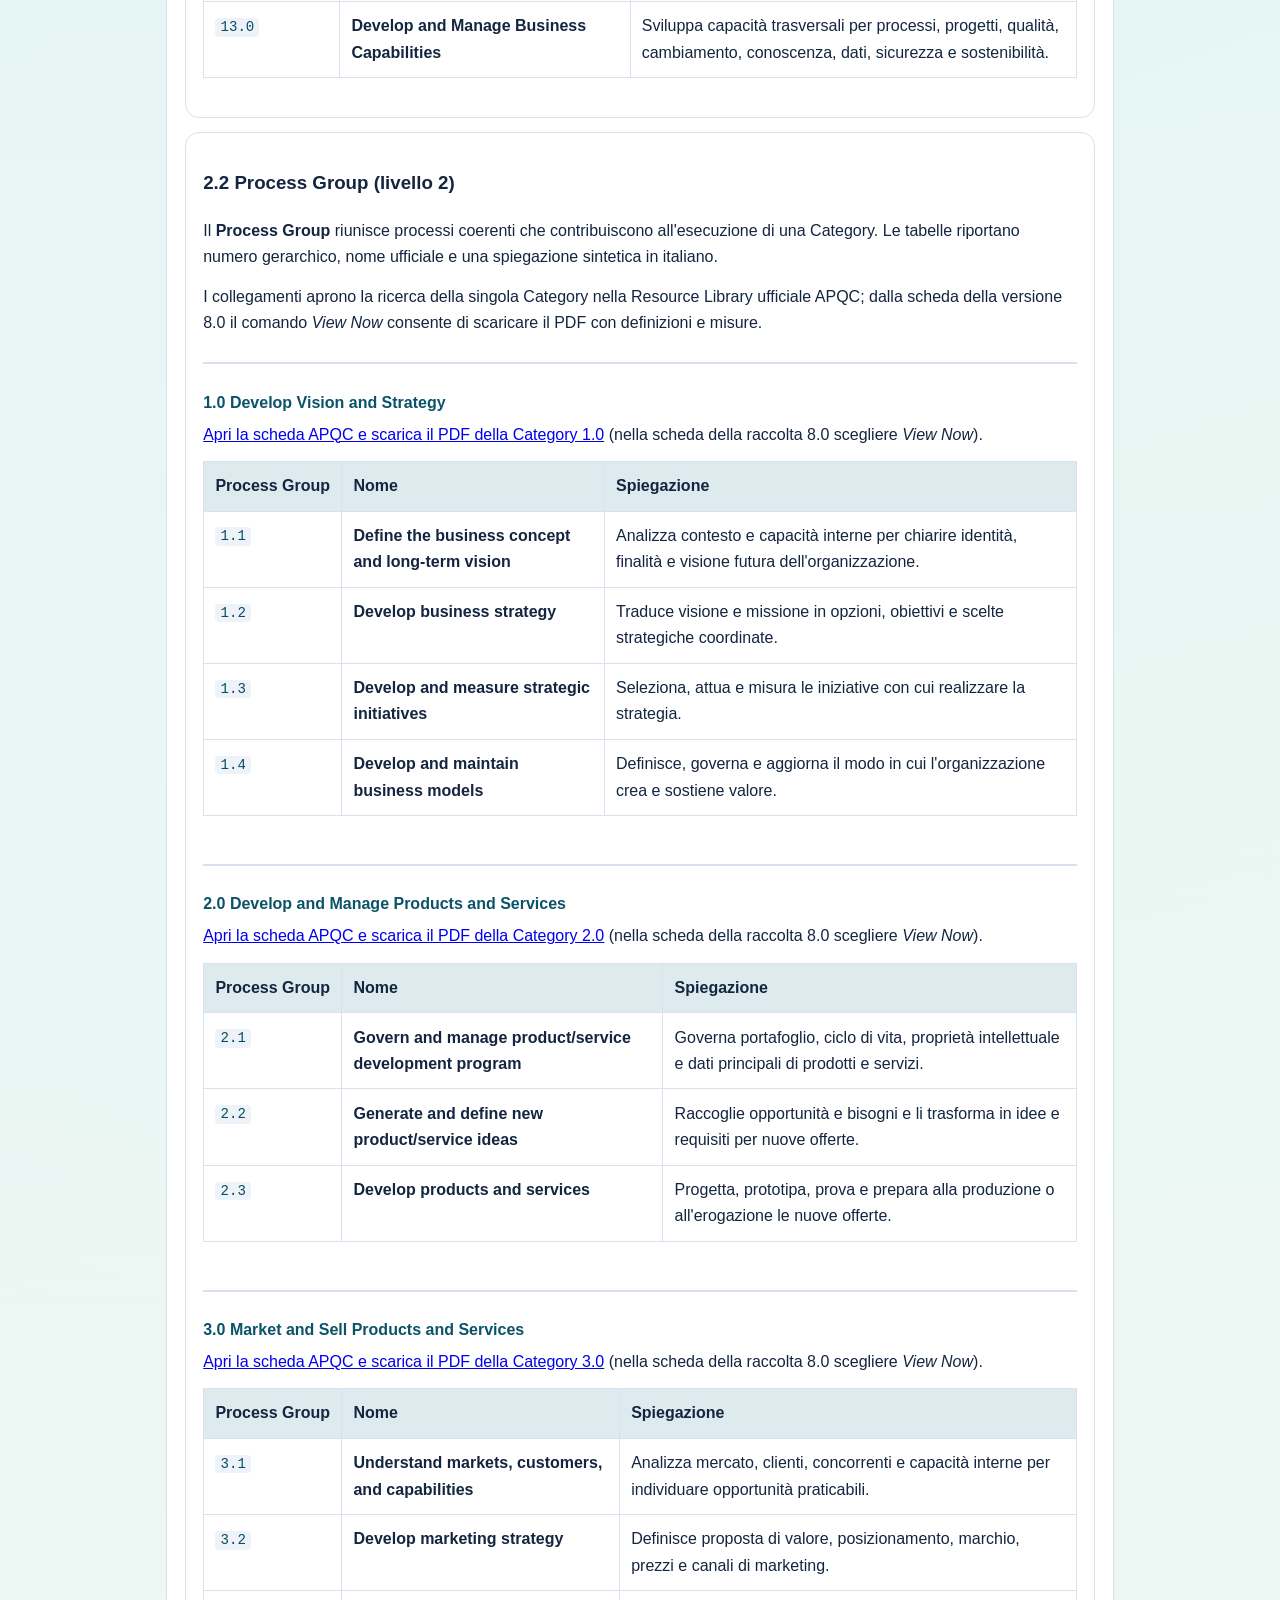
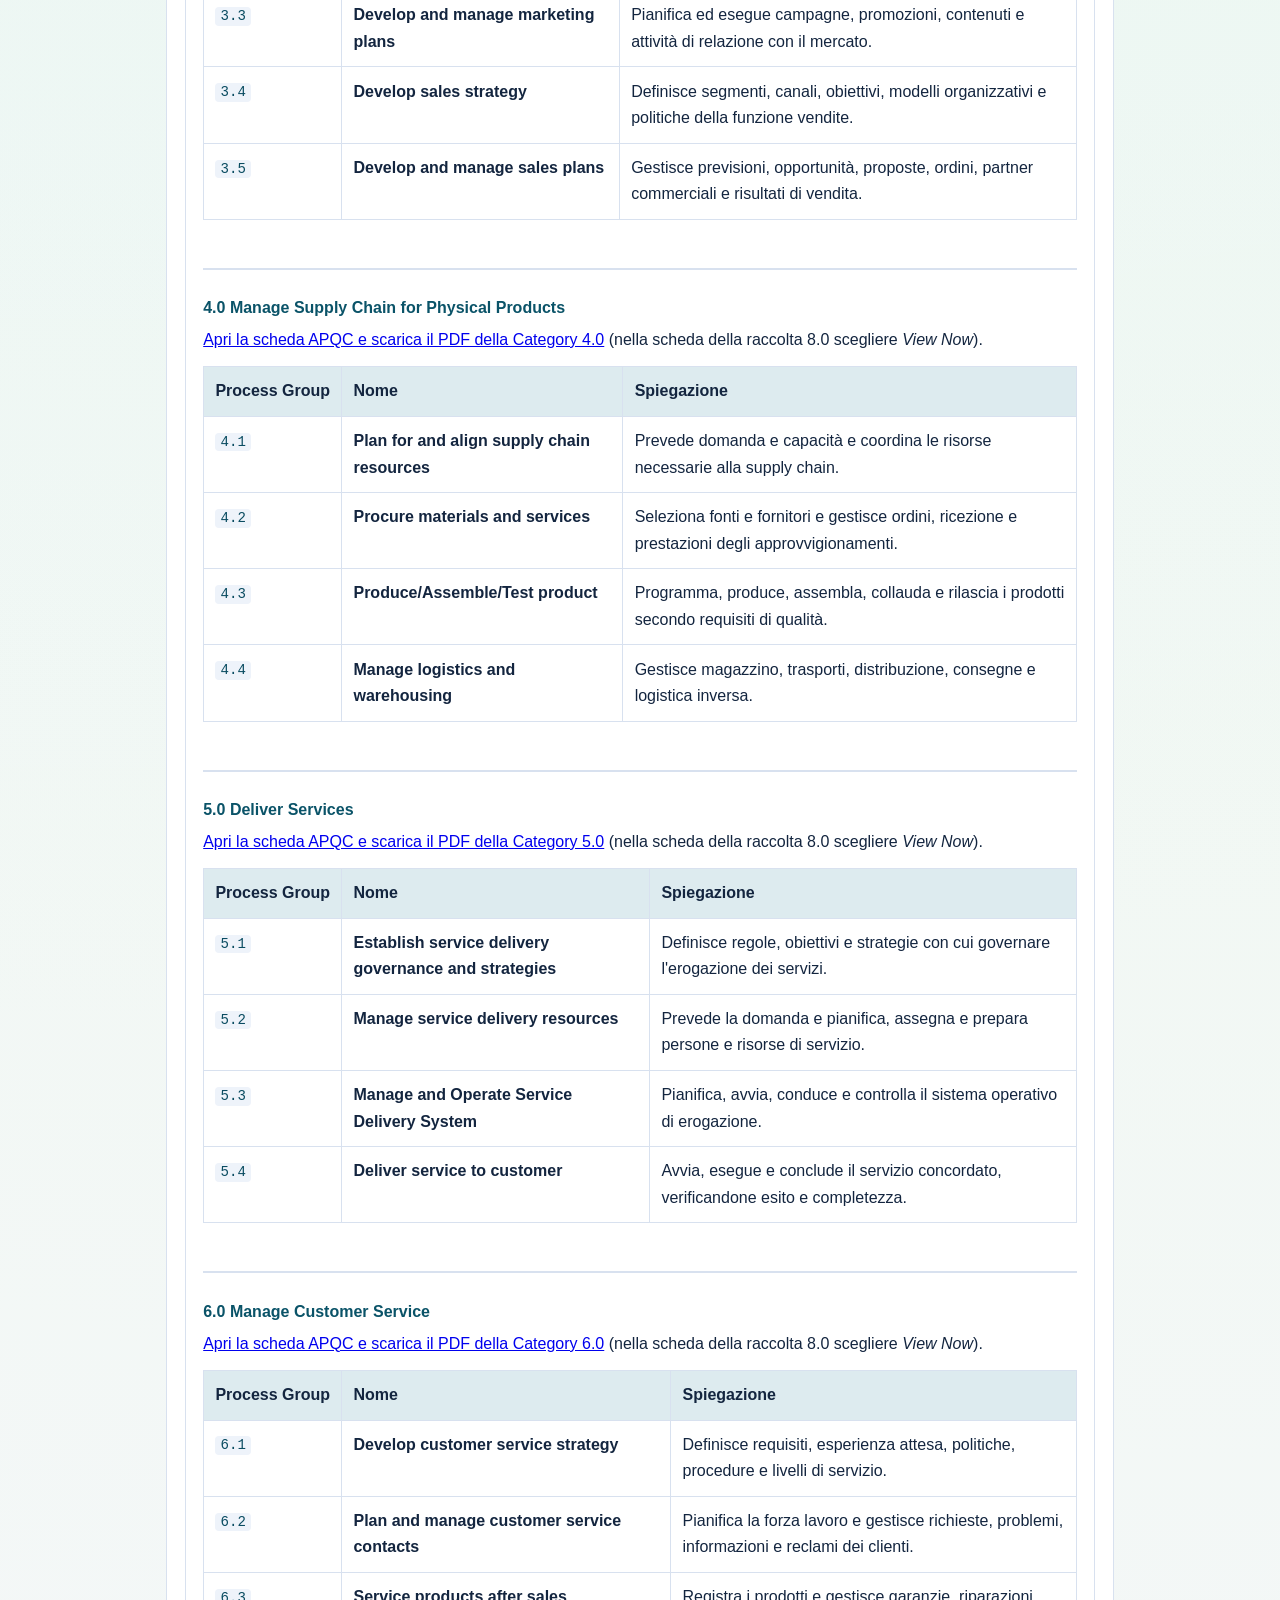
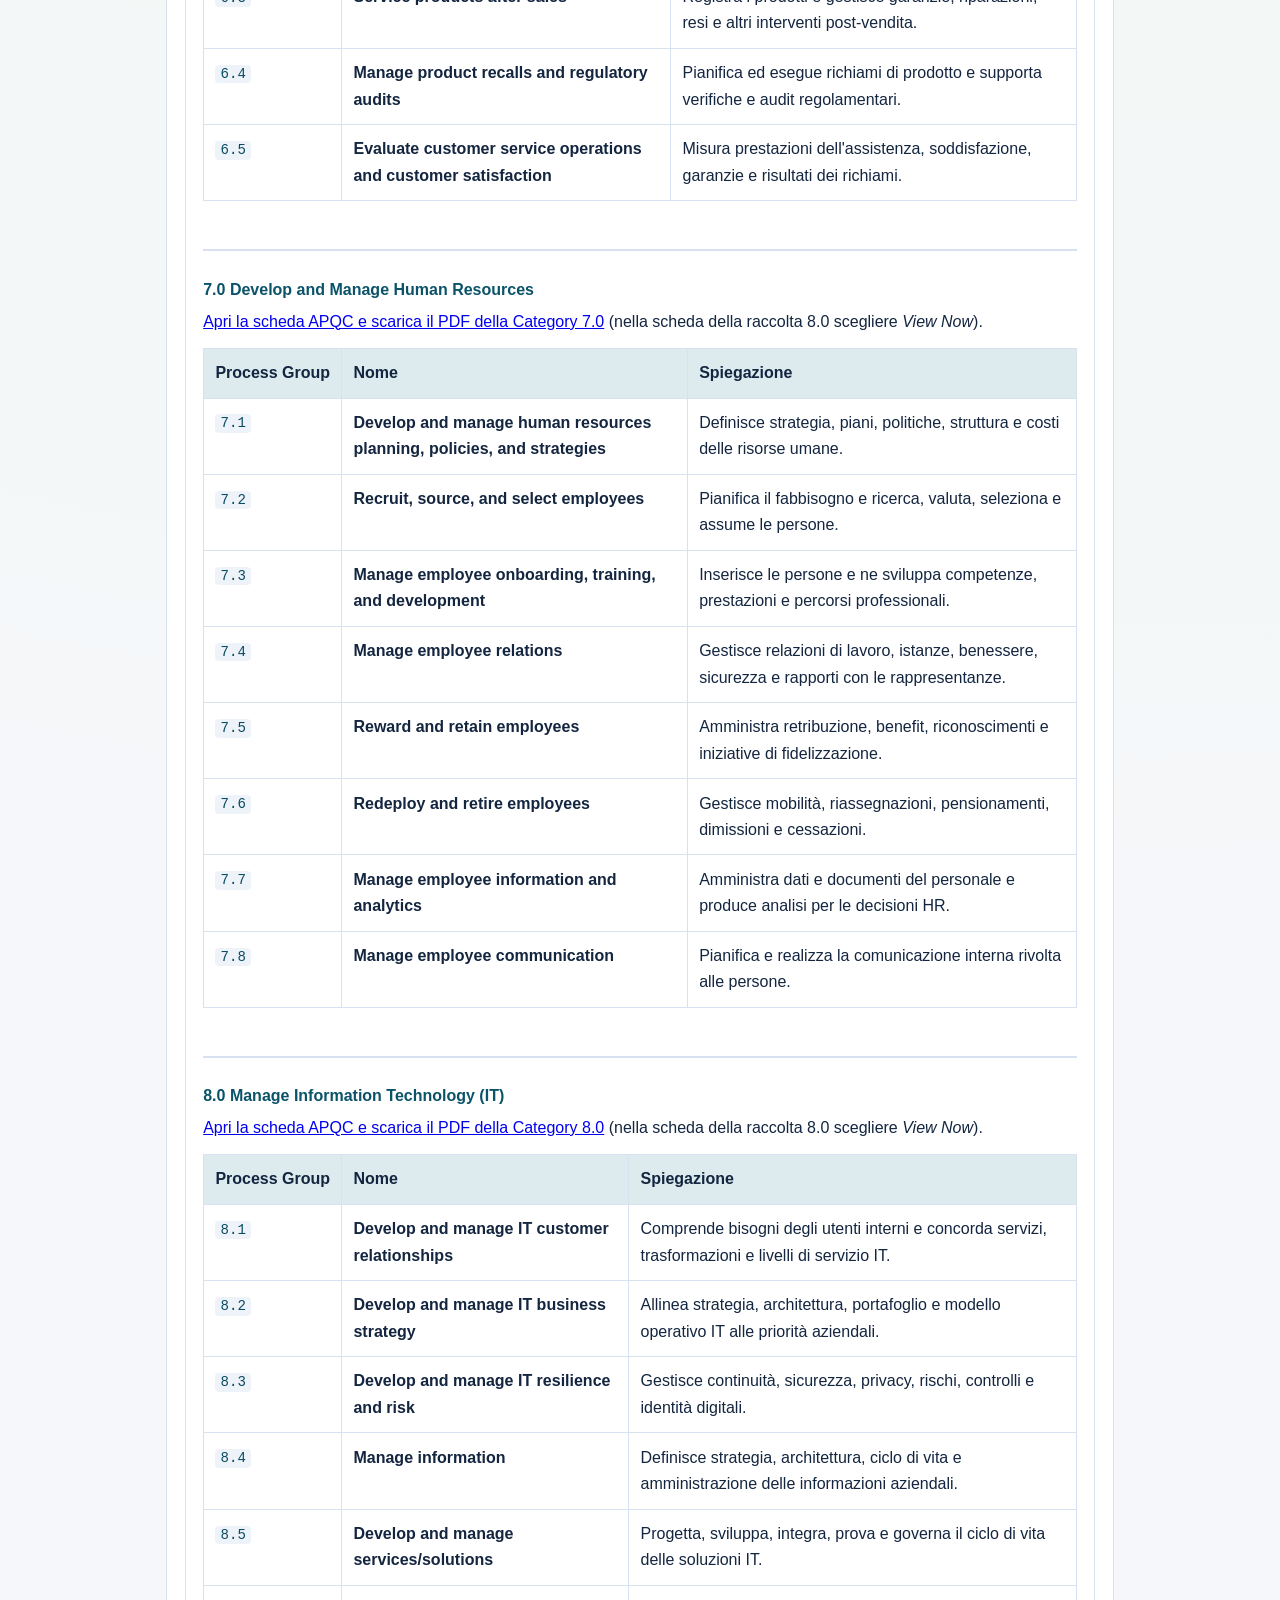
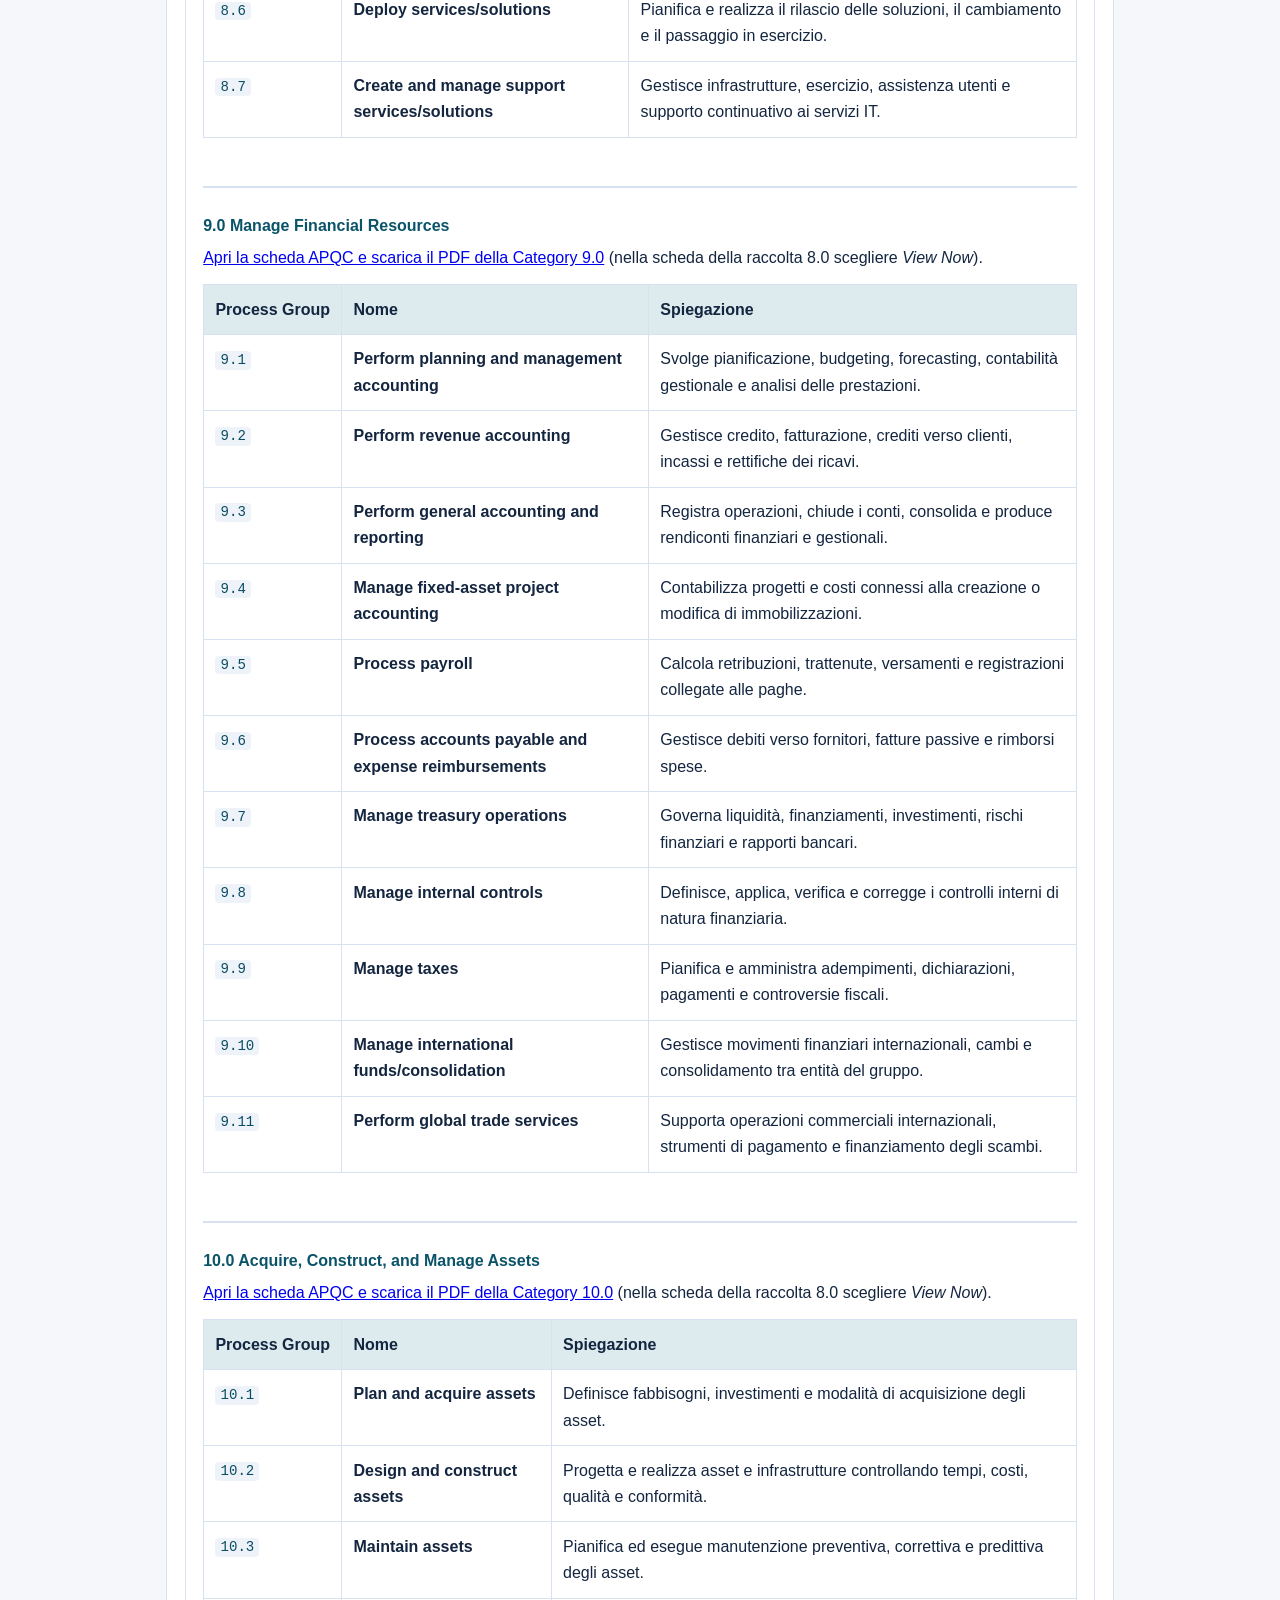
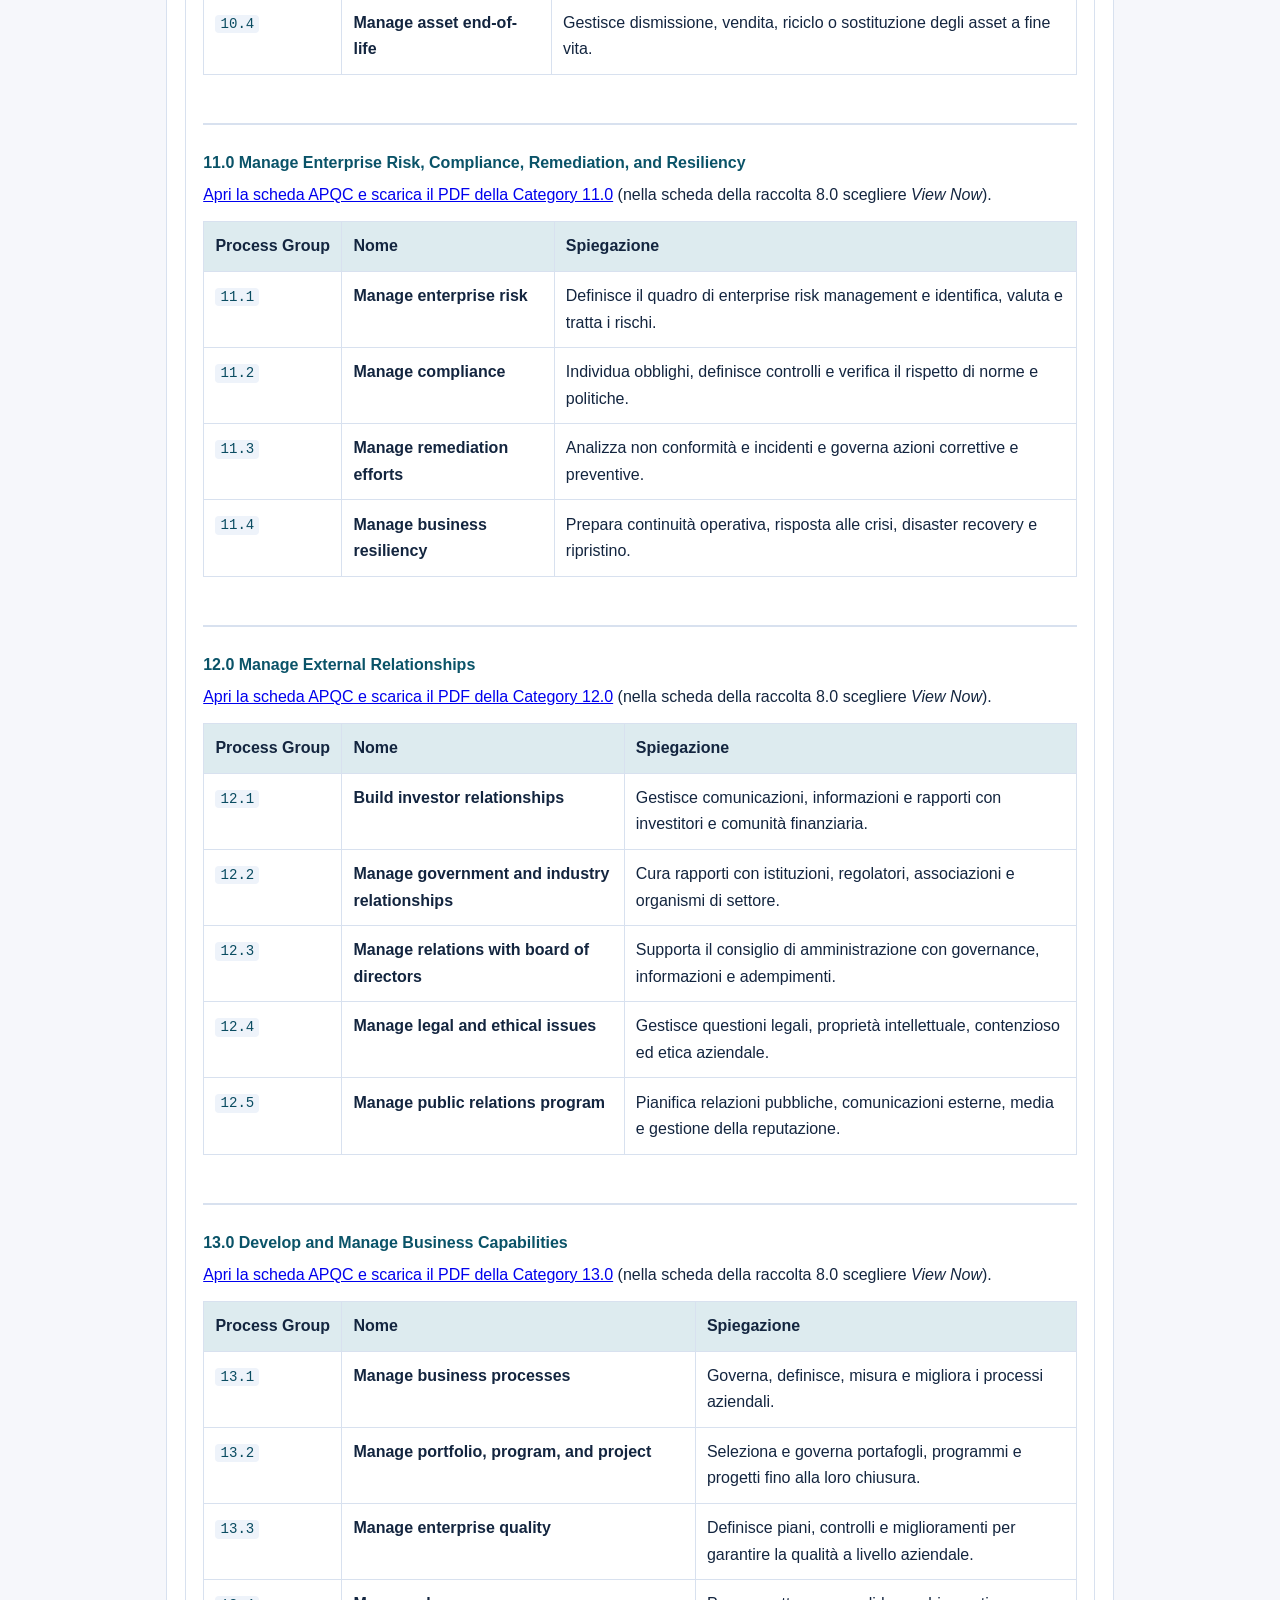
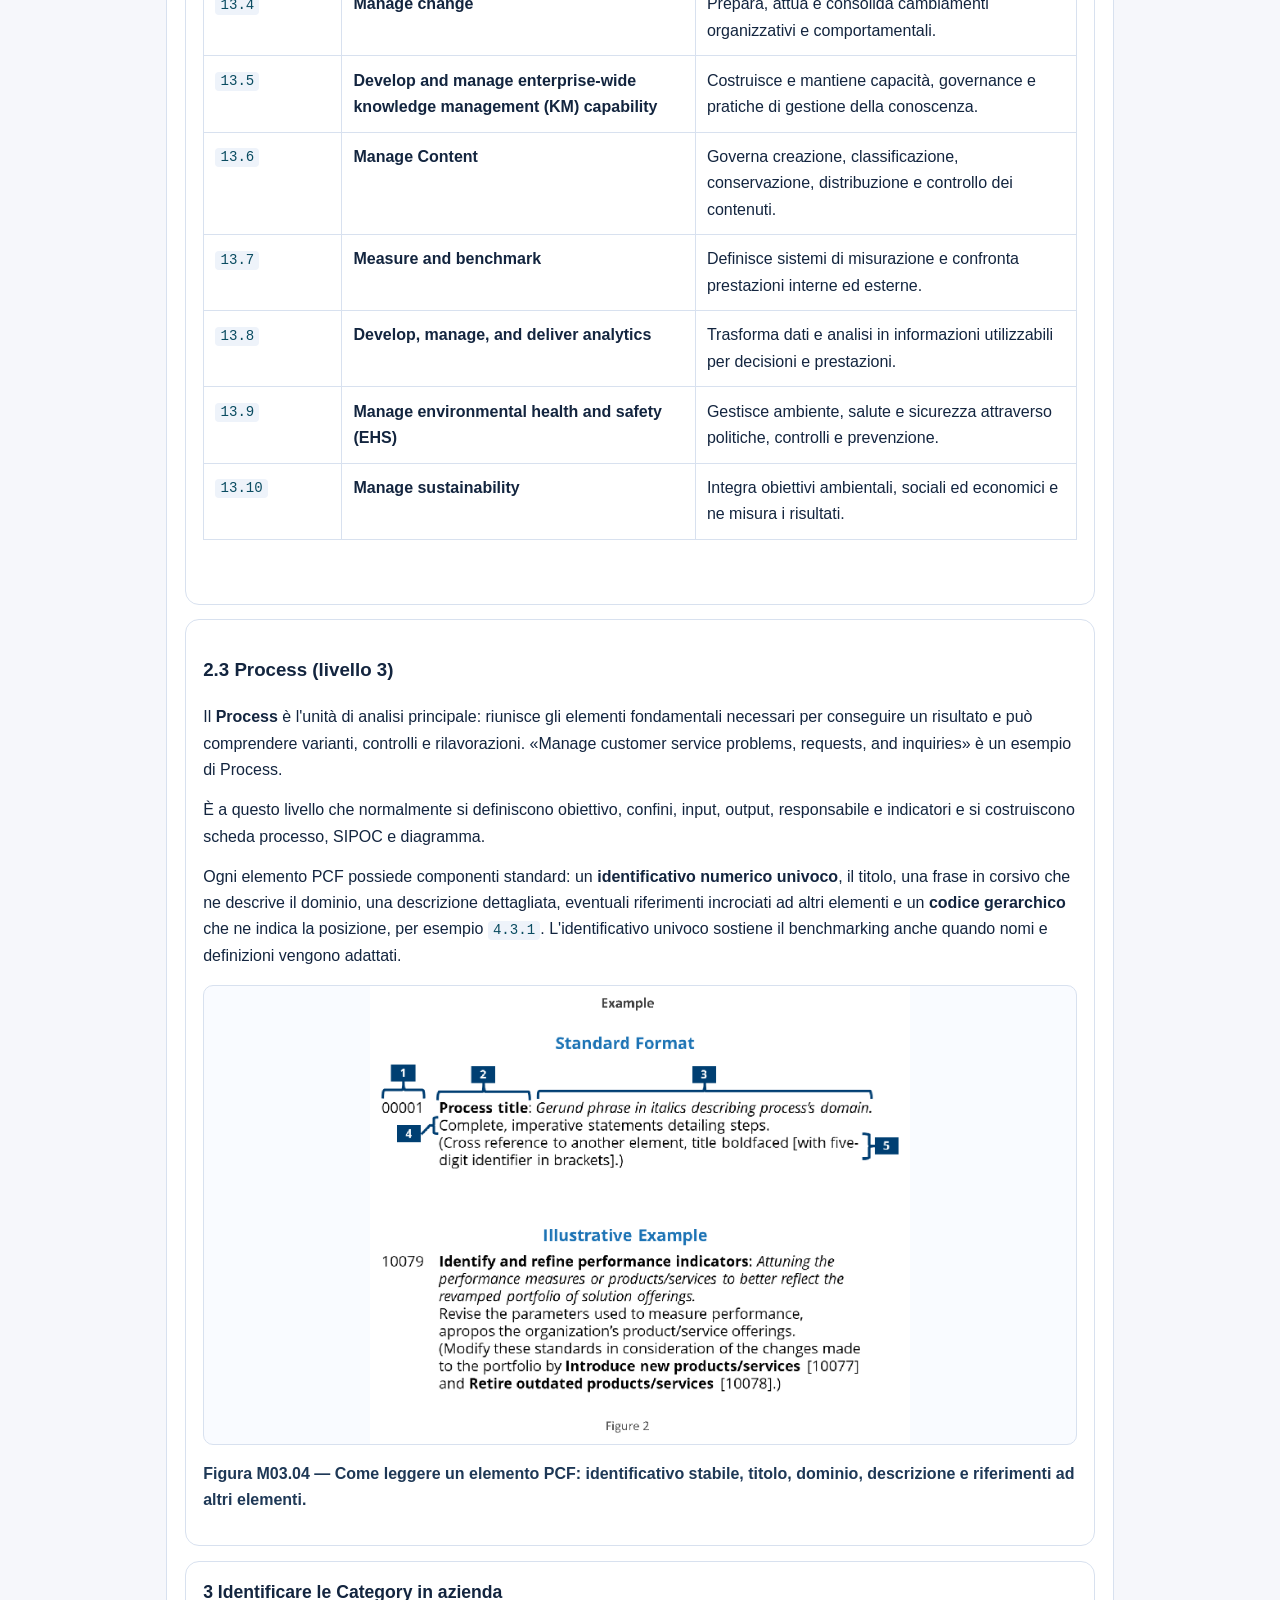
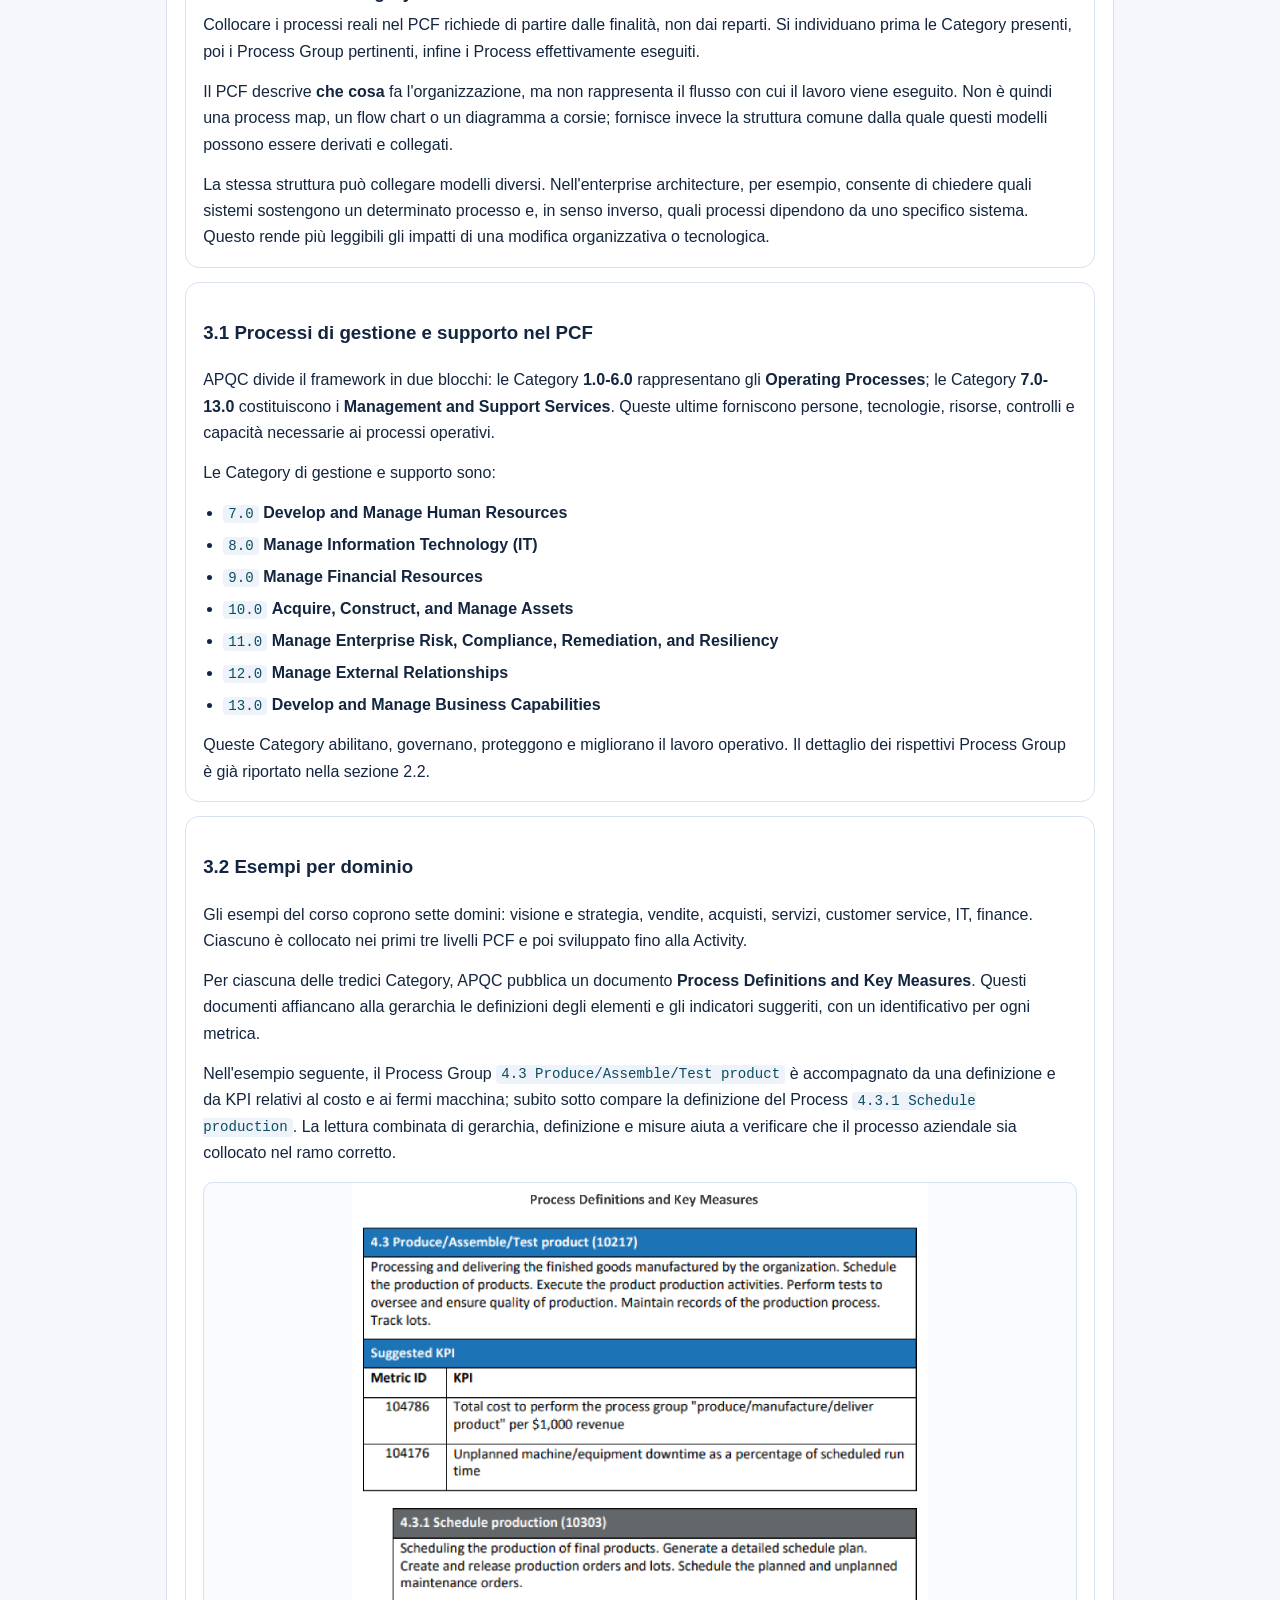
<file: site/chapters/chapter-03.html>
<!doctype html>
<html lang="it">
<head>
<meta charset="utf-8">
<meta name="viewport" content="width=device-width, initial-scale=1.0">
<title>M03 - APQC PCF: Category, Process Group, Process</title>
<link rel="stylesheet" href="../assets/css/main.css">
<script defer src="../assets/js/back-to-top.js"></script>
</head>
<body>
<header class="hero" id="top">
 <h1>M03 - APQC PCF: Category, Process Group, Process</h1>
</header>
<nav class="primary-nav" id="primary-nav" aria-label="Navigazione">
   <a href="../index.html">Home</a>
   <a href="chapter-02.html">Modulo precedente (M02)</a>
   <a href="chapter-03.html" aria-current="page">M03 - APQC PCF: Category, Process Group, Process</a>
   <a href="chapter-04.html">Modulo successivo (M04)</a>
</nav>
<main class="content">
 <article>
  <section class="section-toc">
   <h2>Indice del modulo</h2>
   <ul>
    <li><a href="#s01">1 Il Process Classification Framework di APQC</a></li><li style="margin-left:1.1rem"><a href="#s02">1.1 Origine e scopo</a></li><li style="margin-left:1.1rem"><a href="#s03">1.2 La versione Cross-Industry 8.0</a></li><li><a href="#s04">2 I livelli della gerarchia</a></li><li style="margin-left:1.1rem"><a href="#s05">2.1 Category (livello 1)</a></li><li style="margin-left:1.1rem"><a href="#s06">2.2 Process Group (livello 2)</a></li><li style="margin-left:1.1rem"><a href="#s07">2.3 Process (livello 3)</a></li><li><a href="#s08">3 Identificare le Category in azienda</a></li><li style="margin-left:1.1rem"><a href="#s09">3.1 Processi di gestione e supporto nel PCF</a></li><li style="margin-left:1.1rem"><a href="#s10">3.2 Esempi per dominio</a></li><li><a href="#s11">4 Laboratorio</a></li>
   </ul>
  </section>
<section class="study-section" id="s01">
  <h2>1 Il Process Classification Framework di APQC</h2>
  <p>Il Process Classification Framework (PCF) di APQC è una tassonomia di processi aziendali organizzata in livelli gerarchici. Nasce per il benchmarking e viene usato come riferimento per mappare, confrontare e migliorare i processi.</p>
  <p>La versione Cross-Industry è indipendente dal settore e raccoglie i processi comuni alla maggior parte delle organizzazioni.</p>
</section>
<section class="study-section" id="s02">
  <h3>1.1 Origine e scopo</h3>
  <p>APQC sviluppa strumenti e conoscenze per il benchmarking, la gestione dei processi e il miglioramento delle prestazioni. Il <strong>Process Classification Framework</strong>, sviluppato a partire dal 1992, offre un linguaggio comune per discutere, organizzare e confrontare il lavoro svolto dalle organizzazioni.</p>
  <p>Il PCF è un <strong>elenco gerarchico di processi aziendali</strong>, non la sequenza con cui il lavoro deve essere eseguito. La versione cross-industry organizza il lavoro in tredici Category di alto livello, progressivamente articolate in Process Group, Process, Activity e Task. Ogni elemento possiede un identificativo stabile che permette di mantenere il riferimento anche quando nomi e formulazioni vengono adattati.</p>
  <p>Un vocabolario condiviso riduce le ambiguità tra funzioni, sedi e organizzazioni. Lo stesso processo può infatti essere chiamato in modi diversi oppure essere distribuito tra reparti differenti: il PCF consente di descriverlo a partire dal risultato prodotto, senza dipendere dall&#x27;organigramma locale.</p>
  <p>Le applicazioni principali sono il <strong>benchmarking</strong>, perché definizioni comuni rendono confrontabili misure e prestazioni; la <strong>gestione dei processi</strong>, perché il framework aiuta a costruire l'inventario dei processi e a definirne i confini; e la <strong>gestione dei contenuti</strong>, perché procedure, indicatori, rischi e documenti possono essere classificati secondo una struttura coerente.</p>
  <div class="note-box"><strong>Approfondimenti APQC:</strong><ul class="study-bullets"><li><a href="https://www.apqc.org/resource-library/resource-listing/introduction-apqcs-process-classification-framework-pcf" target="_blank" rel="noopener noreferrer">Introduction to APQC's Process Classification Framework (PCF)</a></li><li><a href="https://www.apqc.org/process-frameworks" target="_blank" rel="noopener noreferrer">Process Frameworks</a></li><li><a href="https://www.apqc.org/blog/what-are-different-types-process-models" target="_blank" rel="noopener noreferrer">What are the different types of process models?</a></li><li><a href="https://www.apqc.org/process-frameworks/pcf-faqs" target="_blank" rel="noopener noreferrer">PCF Frequently Asked Questions</a></li></ul></div>
</section>
<section class="study-section" id="s03">
  <h3>1.2 La versione Cross-Industry 8.0</h3>
  <p>La versione <strong>Cross-Industry</strong> è il modello più generale: può essere applicata a organizzazioni di qualsiasi settore e copre sia i processi operativi sia quelli di gestione e supporto. Le versioni <strong>industry-specific</strong> conservano la struttura di base e gli identificativi di riferimento, ma approfondiscono i processi caratteristici di uno specifico comparto.</p>
  <p>La struttura comune permette di confrontarsi anche con organizzazioni di settori diversi; il dettaglio settoriale consente invece confronti più precisi con i propri pari. Il framework resta un punto di partenza da adattare: alcune voci possono non essere applicabili, mentre altre possono richiedere un&#x27;estensione locale mantenendo la tracciabilità verso il PCF.</p>
  <p>APQC distribuisce il PCF in formato <strong>PDF</strong> ed <strong>Excel</strong>. Il PDF rende immediatamente leggibile la gerarchia ed è utile per presentare il framework e costruire consenso; il foglio Excel contiene definizioni in linea più complete ed è più adatto all'indicizzazione, all'integrazione e alla costruzione di modelli aziendali.</p>
  <div class="note-box"><strong>Scarica il PCF Cross-Industry 8.0:</strong><ul class="study-bullets"><li><a href="https://www.apqc.org/resource-library/resource-listing/apqc-process-classification-framework-pcf-cross-industry-pdf-13" target="_blank" rel="noopener noreferrer">Versione PDF</a> - apre la scheda APQC con il comando <em>View Now</em>.</li><li><a href="https://www.apqc.org/resource-library/resource-listing/apqc-process-classification-framework-pcf-cross-industry-excel-12" target="_blank" rel="noopener noreferrer">Versione Excel</a> - apre la scheda APQC con il comando <em>View Now</em>.</li></ul></div>
</section>
<section class="study-section" id="s04">
  <h2>2 I livelli della gerarchia</h2>
  <p>Il PCF scompone il lavoro in cinque livelli: <strong>Category</strong>, <strong>Process Group</strong>, <strong>Process</strong>, <strong>Activity</strong> e <strong>Task</strong>. Ogni passaggio restringe il campo: dalla grande area di lavoro si arriva agli eventi chiave e alle azioni operative.</p>
  <p>I primi tre livelli costituiscono l&#x27;ossatura con cui classificare i processi dell&#x27;organizzazione. Activity e Task aggiungono il dettaglio esecutivo e saranno approfonditi nel modulo successivo.</p>
  <p>La gerarchia non implica che tutti gli elementi abbiano lo stesso peso. Il PCF non è <strong>uniformemente livellato</strong>: task collocati in rami diversi possono richiedere quantità di lavoro differenti e, quando serve, possono essere ulteriormente scomposti in sotto-task.</p>
  <figure class="chapter-figure"><img class="zoomable" src="../assets/images/ch03/livelli-pcf.png" alt="Gerarchia APQC PCF articolata nei cinque livelli Category, Process Group, Process, Activity e Task" data-caption="Figura M03.01 — I cinque livelli gerarchici del Process Classification Framework."><figcaption>Figura M03.01 — I cinque livelli del PCF: dalla Category al Task, con dettaglio progressivamente maggiore.</figcaption></figure>
  <figure class="chapter-figure"><img class="zoomable" src="../assets/images/ch03/esempio-gerarchia-processi.png" alt="Esempio di gerarchia APQC con Category, Process Group, Process, Activity e Task, illustrata attraverso i codici 11.0, 11.1, 11.1.3, 11.1.3.3 e 11.1.3.3.1" data-caption="Figura M03.02 — Esempio di gerarchia dei cinque livelli del PCF."><figcaption>Figura M03.02 — Esempio di gerarchia PCF: la Category 11.0 viene progressivamente scomposta in Process Group, Process, Activity e Task.</figcaption></figure>
  <p>Il diagramma seguente applica i primi tre livelli a un ramo reale. La Category <code>6.0 Manage Customer Service</code> si divide in Process Group; ciascun Process Group contiene a sua volta i Process che ne specificano il perimetro.</p>
  <figure class="chapter-figure"><img class="zoomable" src="../assets/images/ch03/pcf-primi-tre-livelli.svg" alt="Diagramma ad albero dei primi tre livelli APQC PCF per la Category 6.0 Manage Customer Service, con Process Group e Process" data-caption="Figura M03.03 — Albero dei primi tre livelli del PCF applicato al Customer Service."><figcaption>Figura M03.03 — Albero Mermaid dei primi tre livelli: Category, Process Group e Process nel ramo Customer Service.</figcaption></figure>
</section>
<section class="study-section" id="s05">
  <h3>2.1 Category (livello 1)</h3>
  <p>La <strong>Category</strong> è il livello più alto del PCF e identifica una grande area di lavoro. Le tredici Category offrono una vista complessiva dell'organizzazione e non coincidono necessariamente con i reparti.</p>
  <div class="table-wrap"><table class="pcf-table"><thead><tr><th>Category</th><th>Nome</th><th>Spiegazione</th></tr></thead><tbody><tr><td><code>1.0</code></td><td><strong>Develop Vision and Strategy</strong></td><td>Definisce il concetto d'impresa, la visione di lungo periodo, la strategia e le iniziative necessarie per attuarla.</td></tr><tr><td><code>2.0</code></td><td><strong>Develop and Manage Products and Services</strong></td><td>Governa il portafoglio e lo sviluppo di prodotti e servizi, dall'idea fino alla preparazione del rilascio.</td></tr><tr><td><code>3.0</code></td><td><strong>Market and Sell Products and Services</strong></td><td>Comprende l'analisi di mercati e clienti, il marketing, la strategia commerciale e la gestione delle vendite.</td></tr><tr><td><code>4.0</code></td><td><strong>Manage Supply Chain for Physical Products</strong></td><td>Pianifica e gestisce approvvigionamento, produzione, logistica e magazzino dei prodotti fisici.</td></tr><tr><td><code>5.0</code></td><td><strong>Deliver Services</strong></td><td>Definisce la governance, prepara le risorse e gestisce l'erogazione dei servizi ai clienti.</td></tr><tr><td><code>6.0</code></td><td><strong>Manage Customer Service</strong></td><td>Governa assistenza post-vendita, richieste, reclami, richiami di prodotto e soddisfazione del cliente.</td></tr><tr><td><code>7.0</code></td><td><strong>Develop and Manage Human Resources</strong></td><td>Pianifica e gestisce l'intero ciclo di vita delle persone, dalla selezione fino alla mobilità e all'uscita.</td></tr><tr><td><code>8.0</code></td><td><strong>Manage Information Technology (IT)</strong></td><td>Allinea l'IT al business e gestisce informazioni, rischi, soluzioni, distribuzione e supporto tecnologico.</td></tr><tr><td><code>9.0</code></td><td><strong>Manage Financial Resources</strong></td><td>Gestisce pianificazione economica, contabilità, ricavi, pagamenti, tesoreria, controlli e fiscalità.</td></tr><tr><td><code>10.0</code></td><td><strong>Acquire, Construct, and Manage Assets</strong></td><td>Governa pianificazione, acquisizione, costruzione, manutenzione e fine vita degli asset aziendali.</td></tr><tr><td><code>11.0</code></td><td><strong>Manage Enterprise Risk, Compliance, Remediation, and Resiliency</strong></td><td>Gestisce rischi d'impresa, conformità, azioni correttive e capacità di continuità e ripresa.</td></tr><tr><td><code>12.0</code></td><td><strong>Manage External Relationships</strong></td><td>Cura le relazioni con investitori, autorità, settore, consiglio di amministrazione, comunità e media.</td></tr><tr><td><code>13.0</code></td><td><strong>Develop and Manage Business Capabilities</strong></td><td>Sviluppa capacità trasversali per processi, progetti, qualità, cambiamento, conoscenza, dati, sicurezza e sostenibilità.</td></tr></tbody></table></div>
</section>
<section class="study-section" id="s06">
  <h3>2.2 Process Group (livello 2)</h3>
  <p>Il <strong>Process Group</strong> riunisce processi coerenti che contribuiscono all'esecuzione di una Category. Le tabelle riportano numero gerarchico, nome ufficiale e una spiegazione sintetica in italiano.</p>
  <p>I collegamenti aprono la ricerca della singola Category nella Resource Library ufficiale APQC; dalla scheda della versione 8.0 il comando <em>View Now</em> consente di scaricare il PDF con definizioni e misure.</p>
  <div class="pcf-group-block"><h4>1.0 Develop Vision and Strategy</h4><p><a href="https://www.apqc.org/resource-library/resource-listing/10-develop-vision-and-strategy-definitions-pcf-version-80" target="_blank" rel="noopener noreferrer">Apri la scheda APQC e scarica il PDF della Category 1.0</a> (nella scheda della raccolta 8.0 scegliere <em>View Now</em>).</p><div class="table-wrap"><table class="pcf-table"><thead><tr><th>Process Group</th><th>Nome</th><th>Spiegazione</th></tr></thead><tbody><tr><td><code>1.1</code></td><td><strong>Define the business concept and long-term vision</strong></td><td>Analizza contesto e capacità interne per chiarire identità, finalità e visione futura dell'organizzazione.</td></tr><tr><td><code>1.2</code></td><td><strong>Develop business strategy</strong></td><td>Traduce visione e missione in opzioni, obiettivi e scelte strategiche coordinate.</td></tr><tr><td><code>1.3</code></td><td><strong>Develop and measure strategic initiatives</strong></td><td>Seleziona, attua e misura le iniziative con cui realizzare la strategia.</td></tr><tr><td><code>1.4</code></td><td><strong>Develop and maintain business models</strong></td><td>Definisce, governa e aggiorna il modo in cui l'organizzazione crea e sostiene valore.</td></tr></tbody></table></div></div><div class="pcf-group-block"><h4>2.0 Develop and Manage Products and Services</h4><p><a href="https://www.apqc.org/resource-library/resource-listing/20-develop-and-manage-products-and-services-definitions-and-key-3" target="_blank" rel="noopener noreferrer">Apri la scheda APQC e scarica il PDF della Category 2.0</a> (nella scheda della raccolta 8.0 scegliere <em>View Now</em>).</p><div class="table-wrap"><table class="pcf-table"><thead><tr><th>Process Group</th><th>Nome</th><th>Spiegazione</th></tr></thead><tbody><tr><td><code>2.1</code></td><td><strong>Govern and manage product/service development program</strong></td><td>Governa portafoglio, ciclo di vita, proprietà intellettuale e dati principali di prodotti e servizi.</td></tr><tr><td><code>2.2</code></td><td><strong>Generate and define new product/service ideas</strong></td><td>Raccoglie opportunità e bisogni e li trasforma in idee e requisiti per nuove offerte.</td></tr><tr><td><code>2.3</code></td><td><strong>Develop products and services</strong></td><td>Progetta, prototipa, prova e prepara alla produzione o all'erogazione le nuove offerte.</td></tr></tbody></table></div></div><div class="pcf-group-block"><h4>3.0 Market and Sell Products and Services</h4><p><a href="https://www.apqc.org/resource-library/resource-listing/30-market-and-sell-products-and-services-definitions-and-key-3" target="_blank" rel="noopener noreferrer">Apri la scheda APQC e scarica il PDF della Category 3.0</a> (nella scheda della raccolta 8.0 scegliere <em>View Now</em>).</p><div class="table-wrap"><table class="pcf-table"><thead><tr><th>Process Group</th><th>Nome</th><th>Spiegazione</th></tr></thead><tbody><tr><td><code>3.1</code></td><td><strong>Understand markets, customers, and capabilities</strong></td><td>Analizza mercato, clienti, concorrenti e capacità interne per individuare opportunità praticabili.</td></tr><tr><td><code>3.2</code></td><td><strong>Develop marketing strategy</strong></td><td>Definisce proposta di valore, posizionamento, marchio, prezzi e canali di marketing.</td></tr><tr><td><code>3.3</code></td><td><strong>Develop and manage marketing plans</strong></td><td>Pianifica ed esegue campagne, promozioni, contenuti e attività di relazione con il mercato.</td></tr><tr><td><code>3.4</code></td><td><strong>Develop sales strategy</strong></td><td>Definisce segmenti, canali, obiettivi, modelli organizzativi e politiche della funzione vendite.</td></tr><tr><td><code>3.5</code></td><td><strong>Develop and manage sales plans</strong></td><td>Gestisce previsioni, opportunità, proposte, ordini, partner commerciali e risultati di vendita.</td></tr></tbody></table></div></div><div class="pcf-group-block"><h4>4.0 Manage Supply Chain for Physical Products</h4><p><a href="https://www.apqc.org/resource-library/resource-listing/40-manage-supply-chain-physical-products-definitions-and-key" target="_blank" rel="noopener noreferrer">Apri la scheda APQC e scarica il PDF della Category 4.0</a> (nella scheda della raccolta 8.0 scegliere <em>View Now</em>).</p><div class="table-wrap"><table class="pcf-table"><thead><tr><th>Process Group</th><th>Nome</th><th>Spiegazione</th></tr></thead><tbody><tr><td><code>4.1</code></td><td><strong>Plan for and align supply chain resources</strong></td><td>Prevede domanda e capacità e coordina le risorse necessarie alla supply chain.</td></tr><tr><td><code>4.2</code></td><td><strong>Procure materials and services</strong></td><td>Seleziona fonti e fornitori e gestisce ordini, ricezione e prestazioni degli approvvigionamenti.</td></tr><tr><td><code>4.3</code></td><td><strong>Produce/Assemble/Test product</strong></td><td>Programma, produce, assembla, collauda e rilascia i prodotti secondo requisiti di qualità.</td></tr><tr><td><code>4.4</code></td><td><strong>Manage logistics and warehousing</strong></td><td>Gestisce magazzino, trasporti, distribuzione, consegne e logistica inversa.</td></tr></tbody></table></div></div><div class="pcf-group-block"><h4>5.0 Deliver Services</h4><p><a href="https://www.apqc.org/resource-library/resource-listing/50-deliver-services-key-definitions-pcf-version-80" target="_blank" rel="noopener noreferrer">Apri la scheda APQC e scarica il PDF della Category 5.0</a> (nella scheda della raccolta 8.0 scegliere <em>View Now</em>).</p><div class="table-wrap"><table class="pcf-table"><thead><tr><th>Process Group</th><th>Nome</th><th>Spiegazione</th></tr></thead><tbody><tr><td><code>5.1</code></td><td><strong>Establish service delivery governance and strategies</strong></td><td>Definisce regole, obiettivi e strategie con cui governare l'erogazione dei servizi.</td></tr><tr><td><code>5.2</code></td><td><strong>Manage service delivery resources</strong></td><td>Prevede la domanda e pianifica, assegna e prepara persone e risorse di servizio.</td></tr><tr><td><code>5.3</code></td><td><strong>Manage and Operate Service Delivery System</strong></td><td>Pianifica, avvia, conduce e controlla il sistema operativo di erogazione.</td></tr><tr><td><code>5.4</code></td><td><strong>Deliver service to customer</strong></td><td>Avvia, esegue e conclude il servizio concordato, verificandone esito e completezza.</td></tr></tbody></table></div></div><div class="pcf-group-block"><h4>6.0 Manage Customer Service</h4><p><a href="https://www.apqc.org/resource-library/resource-listing/60-manage-customer-service-definitions-and-key-measures-pcf-0" target="_blank" rel="noopener noreferrer">Apri la scheda APQC e scarica il PDF della Category 6.0</a> (nella scheda della raccolta 8.0 scegliere <em>View Now</em>).</p><div class="table-wrap"><table class="pcf-table"><thead><tr><th>Process Group</th><th>Nome</th><th>Spiegazione</th></tr></thead><tbody><tr><td><code>6.1</code></td><td><strong>Develop customer service strategy</strong></td><td>Definisce requisiti, esperienza attesa, politiche, procedure e livelli di servizio.</td></tr><tr><td><code>6.2</code></td><td><strong>Plan and manage customer service contacts</strong></td><td>Pianifica la forza lavoro e gestisce richieste, problemi, informazioni e reclami dei clienti.</td></tr><tr><td><code>6.3</code></td><td><strong>Service products after sales</strong></td><td>Registra i prodotti e gestisce garanzie, riparazioni, resi e altri interventi post-vendita.</td></tr><tr><td><code>6.4</code></td><td><strong>Manage product recalls and regulatory audits</strong></td><td>Pianifica ed esegue richiami di prodotto e supporta verifiche e audit regolamentari.</td></tr><tr><td><code>6.5</code></td><td><strong>Evaluate customer service operations and customer satisfaction</strong></td><td>Misura prestazioni dell'assistenza, soddisfazione, garanzie e risultati dei richiami.</td></tr></tbody></table></div></div><div class="pcf-group-block"><h4>7.0 Develop and Manage Human Resources</h4><p><a href="https://www.apqc.org/resource-library/resource-listing/70-develop-and-manage-human-resources-definitions-and-key" target="_blank" rel="noopener noreferrer">Apri la scheda APQC e scarica il PDF della Category 7.0</a> (nella scheda della raccolta 8.0 scegliere <em>View Now</em>).</p><div class="table-wrap"><table class="pcf-table"><thead><tr><th>Process Group</th><th>Nome</th><th>Spiegazione</th></tr></thead><tbody><tr><td><code>7.1</code></td><td><strong>Develop and manage human resources planning, policies, and strategies</strong></td><td>Definisce strategia, piani, politiche, struttura e costi delle risorse umane.</td></tr><tr><td><code>7.2</code></td><td><strong>Recruit, source, and select employees</strong></td><td>Pianifica il fabbisogno e ricerca, valuta, seleziona e assume le persone.</td></tr><tr><td><code>7.3</code></td><td><strong>Manage employee onboarding, training, and development</strong></td><td>Inserisce le persone e ne sviluppa competenze, prestazioni e percorsi professionali.</td></tr><tr><td><code>7.4</code></td><td><strong>Manage employee relations</strong></td><td>Gestisce relazioni di lavoro, istanze, benessere, sicurezza e rapporti con le rappresentanze.</td></tr><tr><td><code>7.5</code></td><td><strong>Reward and retain employees</strong></td><td>Amministra retribuzione, benefit, riconoscimenti e iniziative di fidelizzazione.</td></tr><tr><td><code>7.6</code></td><td><strong>Redeploy and retire employees</strong></td><td>Gestisce mobilità, riassegnazioni, pensionamenti, dimissioni e cessazioni.</td></tr><tr><td><code>7.7</code></td><td><strong>Manage employee information and analytics</strong></td><td>Amministra dati e documenti del personale e produce analisi per le decisioni HR.</td></tr><tr><td><code>7.8</code></td><td><strong>Manage employee communication</strong></td><td>Pianifica e realizza la comunicazione interna rivolta alle persone.</td></tr></tbody></table></div></div><div class="pcf-group-block"><h4>8.0 Manage Information Technology (IT)</h4><p><a href="https://www.apqc.org/resource-library/resource-listing/80-manage-information-technology-it-definitions-and-key-1" target="_blank" rel="noopener noreferrer">Apri la scheda APQC e scarica il PDF della Category 8.0</a> (nella scheda della raccolta 8.0 scegliere <em>View Now</em>).</p><div class="table-wrap"><table class="pcf-table"><thead><tr><th>Process Group</th><th>Nome</th><th>Spiegazione</th></tr></thead><tbody><tr><td><code>8.1</code></td><td><strong>Develop and manage IT customer relationships</strong></td><td>Comprende bisogni degli utenti interni e concorda servizi, trasformazioni e livelli di servizio IT.</td></tr><tr><td><code>8.2</code></td><td><strong>Develop and manage IT business strategy</strong></td><td>Allinea strategia, architettura, portafoglio e modello operativo IT alle priorità aziendali.</td></tr><tr><td><code>8.3</code></td><td><strong>Develop and manage IT resilience and risk</strong></td><td>Gestisce continuità, sicurezza, privacy, rischi, controlli e identità digitali.</td></tr><tr><td><code>8.4</code></td><td><strong>Manage information</strong></td><td>Definisce strategia, architettura, ciclo di vita e amministrazione delle informazioni aziendali.</td></tr><tr><td><code>8.5</code></td><td><strong>Develop and manage services/solutions</strong></td><td>Progetta, sviluppa, integra, prova e governa il ciclo di vita delle soluzioni IT.</td></tr><tr><td><code>8.6</code></td><td><strong>Deploy services/solutions</strong></td><td>Pianifica e realizza il rilascio delle soluzioni, il cambiamento e il passaggio in esercizio.</td></tr><tr><td><code>8.7</code></td><td><strong>Create and manage support services/solutions</strong></td><td>Gestisce infrastrutture, esercizio, assistenza utenti e supporto continuativo ai servizi IT.</td></tr></tbody></table></div></div><div class="pcf-group-block"><h4>9.0 Manage Financial Resources</h4><p><a href="https://www.apqc.org/resource-library/resource-listing/90-manage-financial-resources-definitions-and-key-measures-pcf-1" target="_blank" rel="noopener noreferrer">Apri la scheda APQC e scarica il PDF della Category 9.0</a> (nella scheda della raccolta 8.0 scegliere <em>View Now</em>).</p><div class="table-wrap"><table class="pcf-table"><thead><tr><th>Process Group</th><th>Nome</th><th>Spiegazione</th></tr></thead><tbody><tr><td><code>9.1</code></td><td><strong>Perform planning and management accounting</strong></td><td>Svolge pianificazione, budgeting, forecasting, contabilità gestionale e analisi delle prestazioni.</td></tr><tr><td><code>9.2</code></td><td><strong>Perform revenue accounting</strong></td><td>Gestisce credito, fatturazione, crediti verso clienti, incassi e rettifiche dei ricavi.</td></tr><tr><td><code>9.3</code></td><td><strong>Perform general accounting and reporting</strong></td><td>Registra operazioni, chiude i conti, consolida e produce rendiconti finanziari e gestionali.</td></tr><tr><td><code>9.4</code></td><td><strong>Manage fixed-asset project accounting</strong></td><td>Contabilizza progetti e costi connessi alla creazione o modifica di immobilizzazioni.</td></tr><tr><td><code>9.5</code></td><td><strong>Process payroll</strong></td><td>Calcola retribuzioni, trattenute, versamenti e registrazioni collegate alle paghe.</td></tr><tr><td><code>9.6</code></td><td><strong>Process accounts payable and expense reimbursements</strong></td><td>Gestisce debiti verso fornitori, fatture passive e rimborsi spese.</td></tr><tr><td><code>9.7</code></td><td><strong>Manage treasury operations</strong></td><td>Governa liquidità, finanziamenti, investimenti, rischi finanziari e rapporti bancari.</td></tr><tr><td><code>9.8</code></td><td><strong>Manage internal controls</strong></td><td>Definisce, applica, verifica e corregge i controlli interni di natura finanziaria.</td></tr><tr><td><code>9.9</code></td><td><strong>Manage taxes</strong></td><td>Pianifica e amministra adempimenti, dichiarazioni, pagamenti e controversie fiscali.</td></tr><tr><td><code>9.10</code></td><td><strong>Manage international funds/consolidation</strong></td><td>Gestisce movimenti finanziari internazionali, cambi e consolidamento tra entità del gruppo.</td></tr><tr><td><code>9.11</code></td><td><strong>Perform global trade services</strong></td><td>Supporta operazioni commerciali internazionali, strumenti di pagamento e finanziamento degli scambi.</td></tr></tbody></table></div></div><div class="pcf-group-block"><h4>10.0 Acquire, Construct, and Manage Assets</h4><p><a href="https://www.apqc.org/resource-library/resource-listing/100-acquire-construct-and-manage-assets-definitions-and-key-1" target="_blank" rel="noopener noreferrer">Apri la scheda APQC e scarica il PDF della Category 10.0</a> (nella scheda della raccolta 8.0 scegliere <em>View Now</em>).</p><div class="table-wrap"><table class="pcf-table"><thead><tr><th>Process Group</th><th>Nome</th><th>Spiegazione</th></tr></thead><tbody><tr><td><code>10.1</code></td><td><strong>Plan and acquire assets</strong></td><td>Definisce fabbisogni, investimenti e modalità di acquisizione degli asset.</td></tr><tr><td><code>10.2</code></td><td><strong>Design and construct assets</strong></td><td>Progetta e realizza asset e infrastrutture controllando tempi, costi, qualità e conformità.</td></tr><tr><td><code>10.3</code></td><td><strong>Maintain assets</strong></td><td>Pianifica ed esegue manutenzione preventiva, correttiva e predittiva degli asset.</td></tr><tr><td><code>10.4</code></td><td><strong>Manage asset end-of-life</strong></td><td>Gestisce dismissione, vendita, riciclo o sostituzione degli asset a fine vita.</td></tr></tbody></table></div></div><div class="pcf-group-block"><h4>11.0 Manage Enterprise Risk, Compliance, Remediation, and Resiliency</h4><p><a href="https://www.apqc.org/resource-library/resource-listing/110-manage-enterprise-risk-compliance-remediation-and-0" target="_blank" rel="noopener noreferrer">Apri la scheda APQC e scarica il PDF della Category 11.0</a> (nella scheda della raccolta 8.0 scegliere <em>View Now</em>).</p><div class="table-wrap"><table class="pcf-table"><thead><tr><th>Process Group</th><th>Nome</th><th>Spiegazione</th></tr></thead><tbody><tr><td><code>11.1</code></td><td><strong>Manage enterprise risk</strong></td><td>Definisce il quadro di enterprise risk management e identifica, valuta e tratta i rischi.</td></tr><tr><td><code>11.2</code></td><td><strong>Manage compliance</strong></td><td>Individua obblighi, definisce controlli e verifica il rispetto di norme e politiche.</td></tr><tr><td><code>11.3</code></td><td><strong>Manage remediation efforts</strong></td><td>Analizza non conformità e incidenti e governa azioni correttive e preventive.</td></tr><tr><td><code>11.4</code></td><td><strong>Manage business resiliency</strong></td><td>Prepara continuità operativa, risposta alle crisi, disaster recovery e ripristino.</td></tr></tbody></table></div></div><div class="pcf-group-block"><h4>12.0 Manage External Relationships</h4><p><a href="https://www.apqc.org/resource-library/resource-listing/120-manage-external-relationships-key-definitions-pcf-version-80" target="_blank" rel="noopener noreferrer">Apri la scheda APQC e scarica il PDF della Category 12.0</a> (nella scheda della raccolta 8.0 scegliere <em>View Now</em>).</p><div class="table-wrap"><table class="pcf-table"><thead><tr><th>Process Group</th><th>Nome</th><th>Spiegazione</th></tr></thead><tbody><tr><td><code>12.1</code></td><td><strong>Build investor relationships</strong></td><td>Gestisce comunicazioni, informazioni e rapporti con investitori e comunità finanziaria.</td></tr><tr><td><code>12.2</code></td><td><strong>Manage government and industry relationships</strong></td><td>Cura rapporti con istituzioni, regolatori, associazioni e organismi di settore.</td></tr><tr><td><code>12.3</code></td><td><strong>Manage relations with board of directors</strong></td><td>Supporta il consiglio di amministrazione con governance, informazioni e adempimenti.</td></tr><tr><td><code>12.4</code></td><td><strong>Manage legal and ethical issues</strong></td><td>Gestisce questioni legali, proprietà intellettuale, contenzioso ed etica aziendale.</td></tr><tr><td><code>12.5</code></td><td><strong>Manage public relations program</strong></td><td>Pianifica relazioni pubbliche, comunicazioni esterne, media e gestione della reputazione.</td></tr></tbody></table></div></div><div class="pcf-group-block"><h4>13.0 Develop and Manage Business Capabilities</h4><p><a href="https://www.apqc.org/resource-library/resource-listing/130-develop-and-manage-business-capabilities-definitions-and-1" target="_blank" rel="noopener noreferrer">Apri la scheda APQC e scarica il PDF della Category 13.0</a> (nella scheda della raccolta 8.0 scegliere <em>View Now</em>).</p><div class="table-wrap"><table class="pcf-table"><thead><tr><th>Process Group</th><th>Nome</th><th>Spiegazione</th></tr></thead><tbody><tr><td><code>13.1</code></td><td><strong>Manage business processes</strong></td><td>Governa, definisce, misura e migliora i processi aziendali.</td></tr><tr><td><code>13.2</code></td><td><strong>Manage portfolio, program, and project</strong></td><td>Seleziona e governa portafogli, programmi e progetti fino alla loro chiusura.</td></tr><tr><td><code>13.3</code></td><td><strong>Manage enterprise quality</strong></td><td>Definisce piani, controlli e miglioramenti per garantire la qualità a livello aziendale.</td></tr><tr><td><code>13.4</code></td><td><strong>Manage change</strong></td><td>Prepara, attua e consolida cambiamenti organizzativi e comportamentali.</td></tr><tr><td><code>13.5</code></td><td><strong>Develop and manage enterprise-wide knowledge management (KM) capability</strong></td><td>Costruisce e mantiene capacità, governance e pratiche di gestione della conoscenza.</td></tr><tr><td><code>13.6</code></td><td><strong>Manage Content</strong></td><td>Governa creazione, classificazione, conservazione, distribuzione e controllo dei contenuti.</td></tr><tr><td><code>13.7</code></td><td><strong>Measure and benchmark</strong></td><td>Definisce sistemi di misurazione e confronta prestazioni interne ed esterne.</td></tr><tr><td><code>13.8</code></td><td><strong>Develop, manage, and deliver analytics</strong></td><td>Trasforma dati e analisi in informazioni utilizzabili per decisioni e prestazioni.</td></tr><tr><td><code>13.9</code></td><td><strong>Manage environmental health and safety (EHS)</strong></td><td>Gestisce ambiente, salute e sicurezza attraverso politiche, controlli e prevenzione.</td></tr><tr><td><code>13.10</code></td><td><strong>Manage sustainability</strong></td><td>Integra obiettivi ambientali, sociali ed economici e ne misura i risultati.</td></tr></tbody></table></div></div>
</section>
<section class="study-section" id="s07">
  <h3>2.3 Process (livello 3)</h3>
  <p>Il <strong>Process</strong> è l'unità di analisi principale: riunisce gli elementi fondamentali necessari per conseguire un risultato e può comprendere varianti, controlli e rilavorazioni. «Manage customer service problems, requests, and inquiries» è un esempio di Process.</p>
  <p>È a questo livello che normalmente si definiscono obiettivo, confini, input, output, responsabile e indicatori e si costruiscono scheda processo, SIPOC e diagramma.</p>
  <p>Ogni elemento PCF possiede componenti standard: un <strong>identificativo numerico univoco</strong>, il titolo, una frase in corsivo che ne descrive il dominio, una descrizione dettagliata, eventuali riferimenti incrociati ad altri elementi e un <strong>codice gerarchico</strong> che ne indica la posizione, per esempio <code>4.3.1</code>. L'identificativo univoco sostiene il benchmarking anche quando nomi e definizioni vengono adattati.</p>
  <figure class="chapter-figure"><img class="zoomable" src="../assets/images/ch03/formato-elemento-pcf.png" alt="Formato standard di un elemento PCF con identificativo univoco, titolo, dominio, descrizione e riferimenti incrociati" data-caption="Figura M03.04 — Componenti standard di un elemento del PCF."><figcaption>Figura M03.04 — Come leggere un elemento PCF: identificativo stabile, titolo, dominio, descrizione e riferimenti ad altri elementi.</figcaption></figure>
</section>
<section class="study-section" id="s08">
  <h2>3 Identificare le Category in azienda</h2>
  <p>Collocare i processi reali nel PCF richiede di partire dalle finalità, non dai reparti. Si individuano prima le Category presenti, poi i Process Group pertinenti, infine i Process effettivamente eseguiti.</p>
  <p>Il PCF descrive <strong>che cosa</strong> fa l'organizzazione, ma non rappresenta il flusso con cui il lavoro viene eseguito. Non è quindi una process map, un flow chart o un diagramma a corsie; fornisce invece la struttura comune dalla quale questi modelli possono essere derivati e collegati.</p>
  <p>La stessa struttura può collegare modelli diversi. Nell&#x27;enterprise architecture, per esempio, consente di chiedere quali sistemi sostengono un determinato processo e, in senso inverso, quali processi dipendono da uno specifico sistema. Questo rende più leggibili gli impatti di una modifica organizzativa o tecnologica.</p>
</section>
<section class="study-section" id="s09">
  <h3>3.1 Processi di gestione e supporto nel PCF</h3>
  <p>APQC divide il framework in due blocchi: le Category <strong>1.0-6.0</strong> rappresentano gli <strong>Operating Processes</strong>; le Category <strong>7.0-13.0</strong> costituiscono i <strong>Management and Support Services</strong>. Queste ultime forniscono persone, tecnologie, risorse, controlli e capacità necessarie ai processi operativi.</p>
  <p>Le Category di gestione e supporto sono:</p>
  <ul class="study-bullets"><li><code>7.0</code> <strong>Develop and Manage Human Resources</strong></li><li><code>8.0</code> <strong>Manage Information Technology (IT)</strong></li><li><code>9.0</code> <strong>Manage Financial Resources</strong></li><li><code>10.0</code> <strong>Acquire, Construct, and Manage Assets</strong></li><li><code>11.0</code> <strong>Manage Enterprise Risk, Compliance, Remediation, and Resiliency</strong></li><li><code>12.0</code> <strong>Manage External Relationships</strong></li><li><code>13.0</code> <strong>Develop and Manage Business Capabilities</strong></li></ul>
  <p>Queste Category abilitano, governano, proteggono e migliorano il lavoro operativo. Il dettaglio dei rispettivi Process Group è già riportato nella sezione 2.2.</p>
</section>
<section class="study-section" id="s10">
  <h3>3.2 Esempi per dominio</h3>
  <p>Gli esempi del corso coprono sette domini: visione e strategia, vendite, acquisti, servizi, customer service, IT, finance. Ciascuno è collocato nei primi tre livelli PCF e poi sviluppato fino alla Activity.</p>
  <p>Per ciascuna delle tredici Category, APQC pubblica un documento <strong>Process Definitions and Key Measures</strong>. Questi documenti affiancano alla gerarchia le definizioni degli elementi e gli indicatori suggeriti, con un identificativo per ogni metrica.</p>
  <p>Nell'esempio seguente, il Process Group <code>4.3 Produce/Assemble/Test product</code> è accompagnato da una definizione e da KPI relativi al costo e ai fermi macchina; subito sotto compare la definizione del Process <code>4.3.1 Schedule production</code>. La lettura combinata di gerarchia, definizione e misure aiuta a verificare che il processo aziendale sia collocato nel ramo corretto.</p>
  <figure class="chapter-figure"><img class="zoomable" src="../assets/images/ch03/definitions-key-measures.png" alt="Esempio APQC di Process Definitions and Key Measures con definizione del Process Group 4.3, KPI suggeriti e definizione del Process 4.3.1" data-caption="Figura M03.05 — Esempio di definizioni e misure collegate alla gerarchia PCF."><figcaption>Figura M03.05 — Definitions and Key Measures: definizione, KPI suggeriti e processo di livello inferiore nello stesso ramo della gerarchia.</figcaption></figure>
  <p>I dati comparativi associati ai KPI possono essere consultati negli strumenti di benchmarking APQC. Il codice del processo e l&#x27;identificativo della metrica garantiscono che organizzazioni diverse confrontino lo stesso perimetro di lavoro.</p>
  <div class="note-box">Per ogni dominio, <code>esempi-apqc/&lt;dominio&gt;/processo.md</code> riporta la collocazione PCF completa (Category → Process Group → Process → Activity) con i codici numerici originali. I collegamenti interni aprono la scheda Markdown e il diagramma BPMN del dominio:<br><ul class="study-bullets"><li><strong>Visione e strategia</strong> — <a href="https://github.com/thimotyb/corso-processi/blob/main/esempi-apqc/01-vision-strategy/processo.md">scheda processo.md</a> · <a href="https://github.com/thimotyb/corso-processi/blob/main/esempi-apqc/01-vision-strategy/processo.bpmn">diagramma processo.bpmn</a> (apribile con Camunda Modeler)</li><li><strong>Vendite</strong> — <a href="https://github.com/thimotyb/corso-processi/blob/main/esempi-apqc/02-vendite/processo.md">scheda processo.md</a> · <a href="https://github.com/thimotyb/corso-processi/blob/main/esempi-apqc/02-vendite/processo.bpmn">diagramma processo.bpmn</a> (apribile con Camunda Modeler)</li><li><strong>Acquisti</strong> — <a href="https://github.com/thimotyb/corso-processi/blob/main/esempi-apqc/03-acquisti/processo.md">scheda processo.md</a> · <a href="https://github.com/thimotyb/corso-processi/blob/main/esempi-apqc/03-acquisti/processo.bpmn">diagramma processo.bpmn</a> (apribile con Camunda Modeler)</li><li><strong>Servizi</strong> — <a href="https://github.com/thimotyb/corso-processi/blob/main/esempi-apqc/04-servizi/processo.md">scheda processo.md</a> · <a href="https://github.com/thimotyb/corso-processi/blob/main/esempi-apqc/04-servizi/processo.bpmn">diagramma processo.bpmn</a> (apribile con Camunda Modeler)</li><li><strong>Customer service</strong> — <a href="https://github.com/thimotyb/corso-processi/blob/main/esempi-apqc/05-customer-service/processo.md">scheda processo.md</a> · <a href="https://github.com/thimotyb/corso-processi/blob/main/esempi-apqc/05-customer-service/processo.bpmn">diagramma processo.bpmn</a> (apribile con Camunda Modeler)</li><li><strong>IT</strong> — <a href="https://github.com/thimotyb/corso-processi/blob/main/esempi-apqc/06-it/processo.md">scheda processo.md</a> · <a href="https://github.com/thimotyb/corso-processi/blob/main/esempi-apqc/06-it/processo.bpmn">diagramma processo.bpmn</a> (apribile con Camunda Modeler)</li><li><strong>Finance</strong> — <a href="https://github.com/thimotyb/corso-processi/blob/main/esempi-apqc/07-finance/processo.md">scheda processo.md</a> · <a href="https://github.com/thimotyb/corso-processi/blob/main/esempi-apqc/07-finance/processo.bpmn">diagramma processo.bpmn</a> (apribile con Camunda Modeler)</li></ul><figure class="chapter-figure"><img class="zoomable" src="../assets/images/ch03/camunda-process-customer-service.png" alt="Camunda Modeler con il processo APQC 6.2.2 Manage customer service problems, requests, and inquiries aperto e selezionato" data-caption="Figura M03.06 — Processo APQC aperto in Camunda Modeler."><figcaption>Figura M03.06 — Esempio di processo APQC caricato e visualizzato in Camunda Modeler.</figcaption></figure></div>
</section>
<section class="study-section" id="s11">
  <h2>4 Laboratorio</h2>
  <p>Scegliere un processo della propria organizzazione e collocarlo nei primi tre livelli del PCF, usando la tabella dei sette domini come riferimento. Motivare la scelta della Category e del Process Group in due righe.</p>
  <p>Registrare sia il codice gerarchico sia l&#x27;identificativo univoco del Process scelto. Consultare quindi il documento Definitions and Key Measures della Category per confrontare la definizione ufficiale con il perimetro del processo aziendale e selezionare almeno un KPI pertinente.</p>
</section>
  <section class="key-takeaways">
   <h2>Punti chiave</h2>
   <ul>
    <li>Il PCF è una tassonomia gerarchica di processi con codici stabili, pensata per confronto e miglioramento.</li>
    <li>I cinque livelli sono Category, Process Group, Process, Activity e Task; il Process è l&#x27;unità di analisi principale.</li>
    <li>Il PCF descrive che cosa fa l&#x27;organizzazione, ma non sostituisce una process map o un diagramma del flusso.</li>
    <li>Identificativo univoco e codice gerarchico hanno funzioni diverse: il primo mantiene stabile il riferimento, il secondo indica la posizione nel modello.</li>
    <li>La versione cross-industry favorisce confronti trasversali; le versioni settoriali approfondiscono il lavoro caratteristico di un&#x27;industria.</li>
    <li>La collocazione parte dalle finalità del processo, non dai reparti che lo eseguono.</li>
    <li>Definitions and Key Measures collega gerarchia, definizioni e KPI per rendere confrontabile il perimetro misurato.</li>
   </ul>
  </section>
 </article>
</main>
<div class="site-footer-note">
 <p>Materiale didattico del corso <strong>processi-MOCI06 — Classificazione e analisi dei processi industriali</strong>. I diagrammi BPMN e il laboratorio Camunda servono a visualizzare e discutere gli esempi; il taglio del corso resta metodologico e non tecnico.</p>
</div>
<button class="print-page" type="button" data-print-page aria-label="Stampa la pagina">Stampa</button>
<a class="back-to-top" href="#top" data-back-to-top aria-hidden="true" tabindex="-1">Torna su</a>
<div class="lightbox" id="lightbox" aria-hidden="true">
 <figure class="lightbox-inner">
  <img id="lightbox-image" alt="">
  <figcaption id="lightbox-caption"></figcaption>
 </figure>
</div>
</body>
</html>
</file>
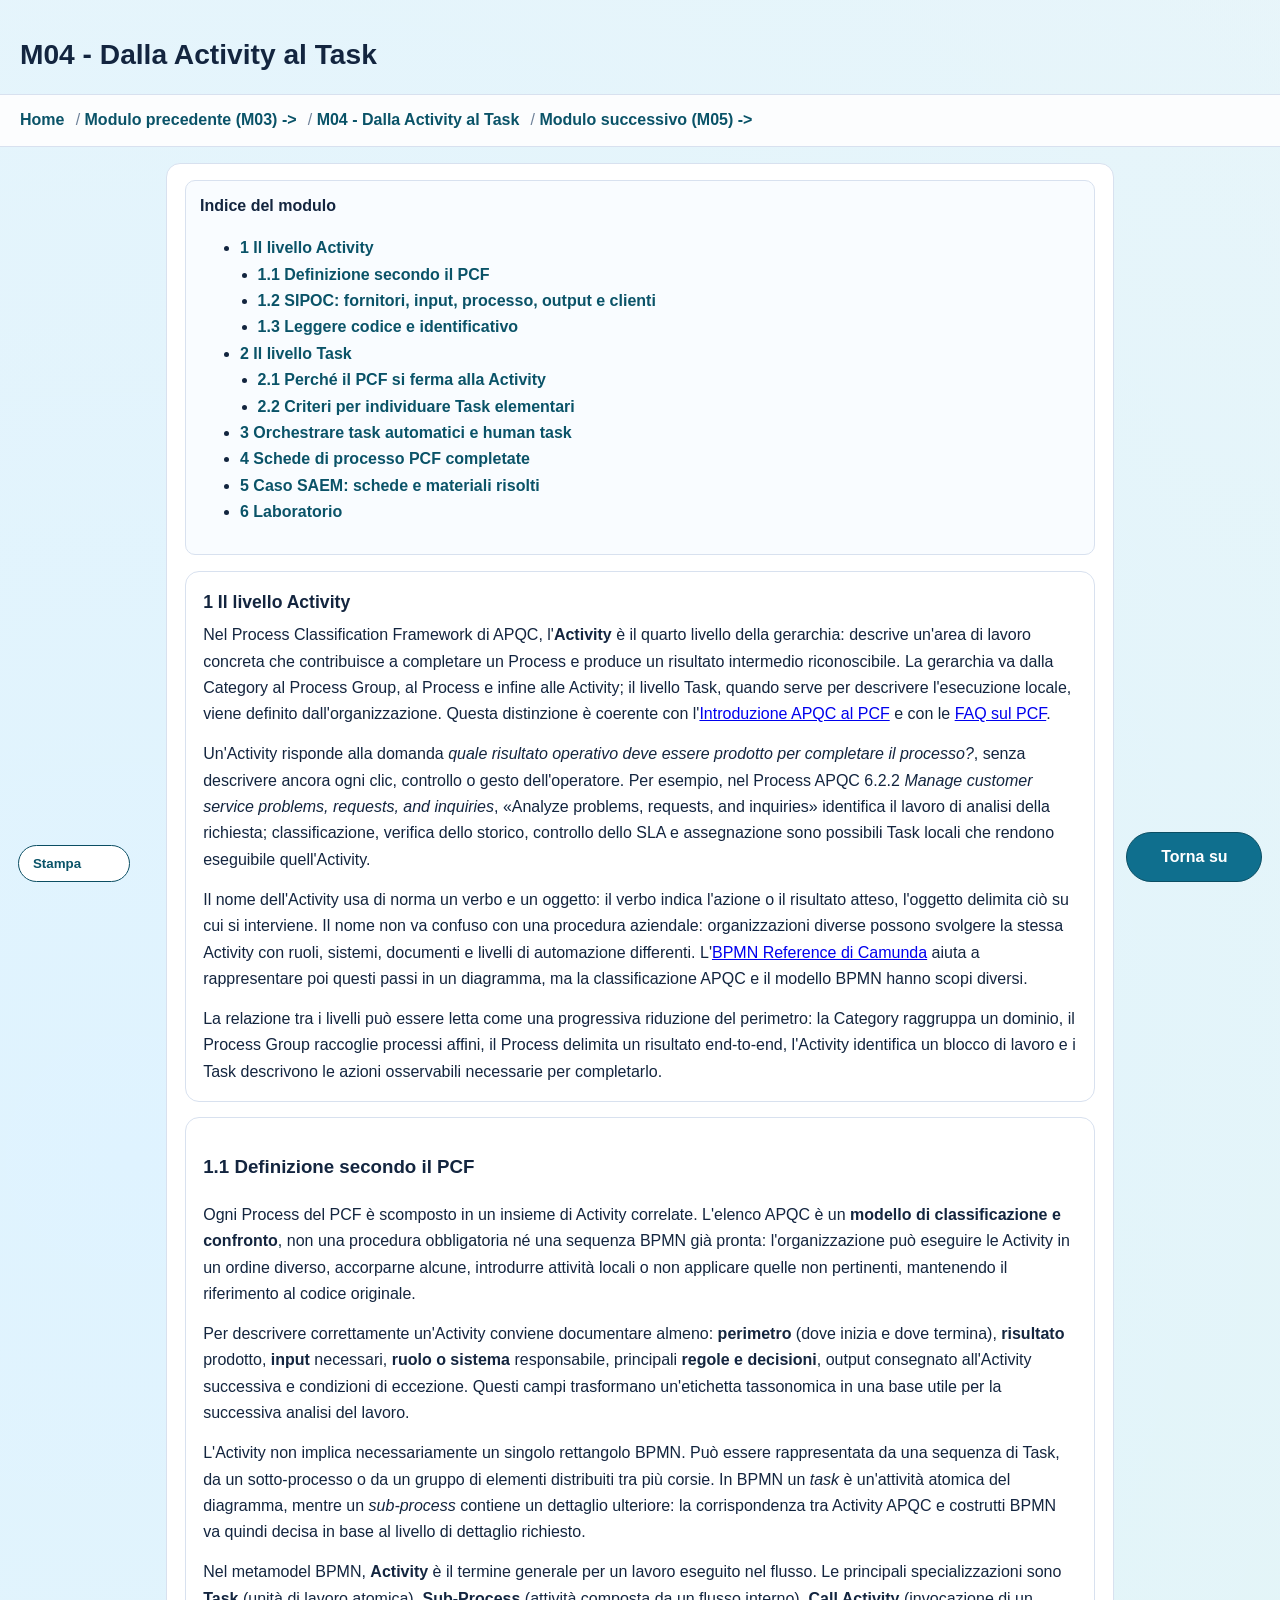
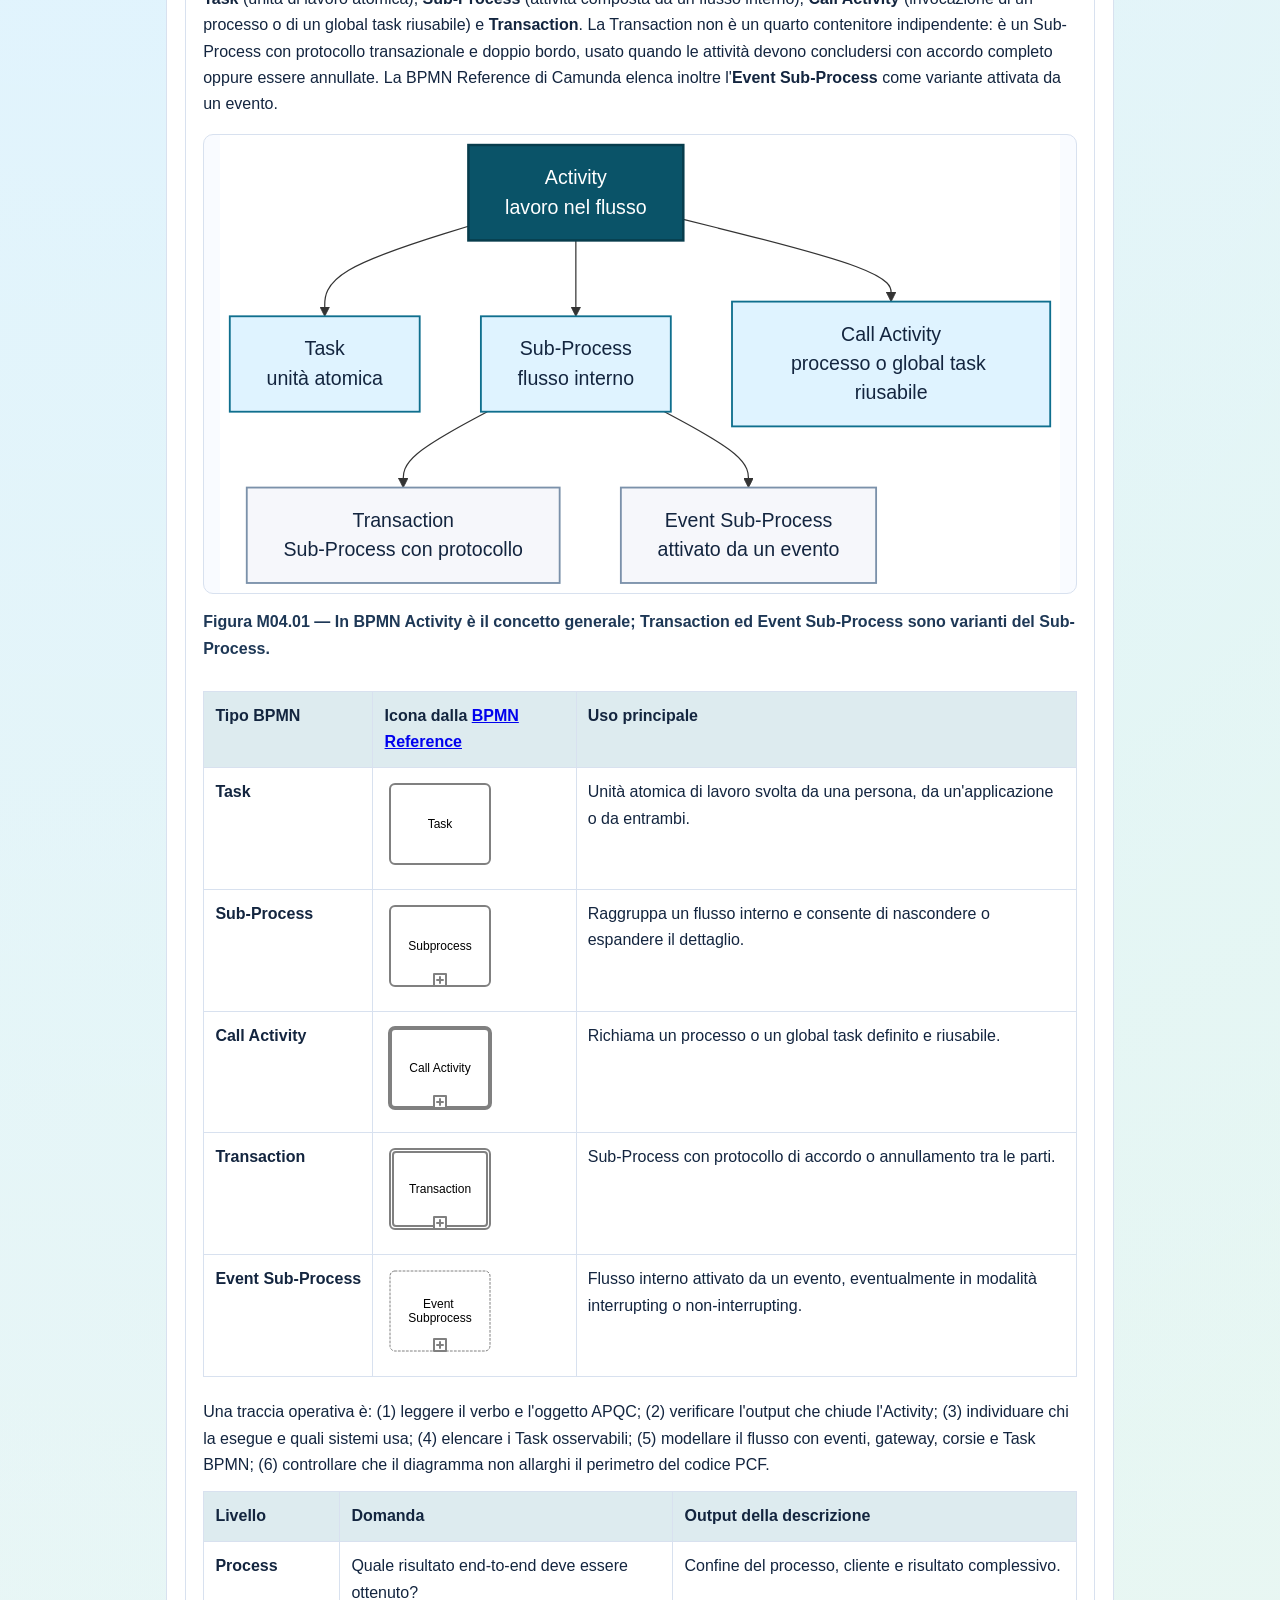
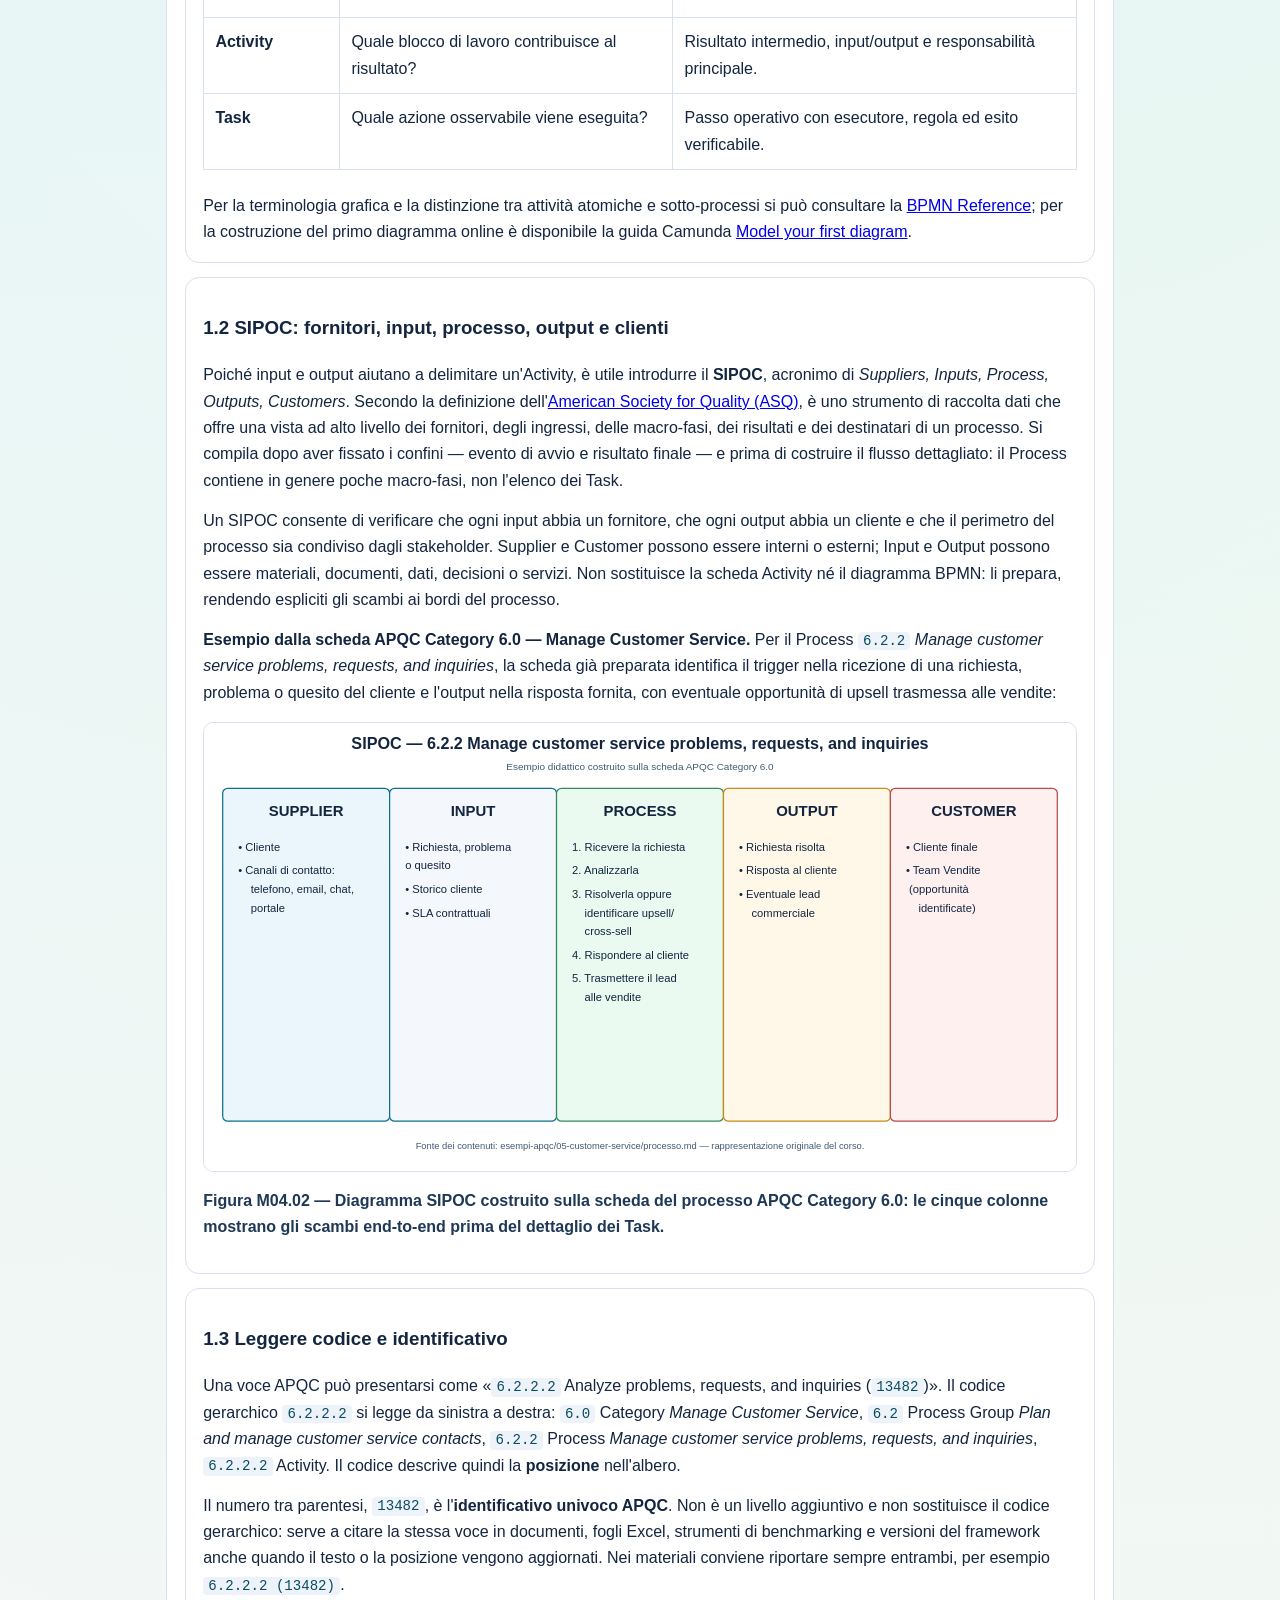
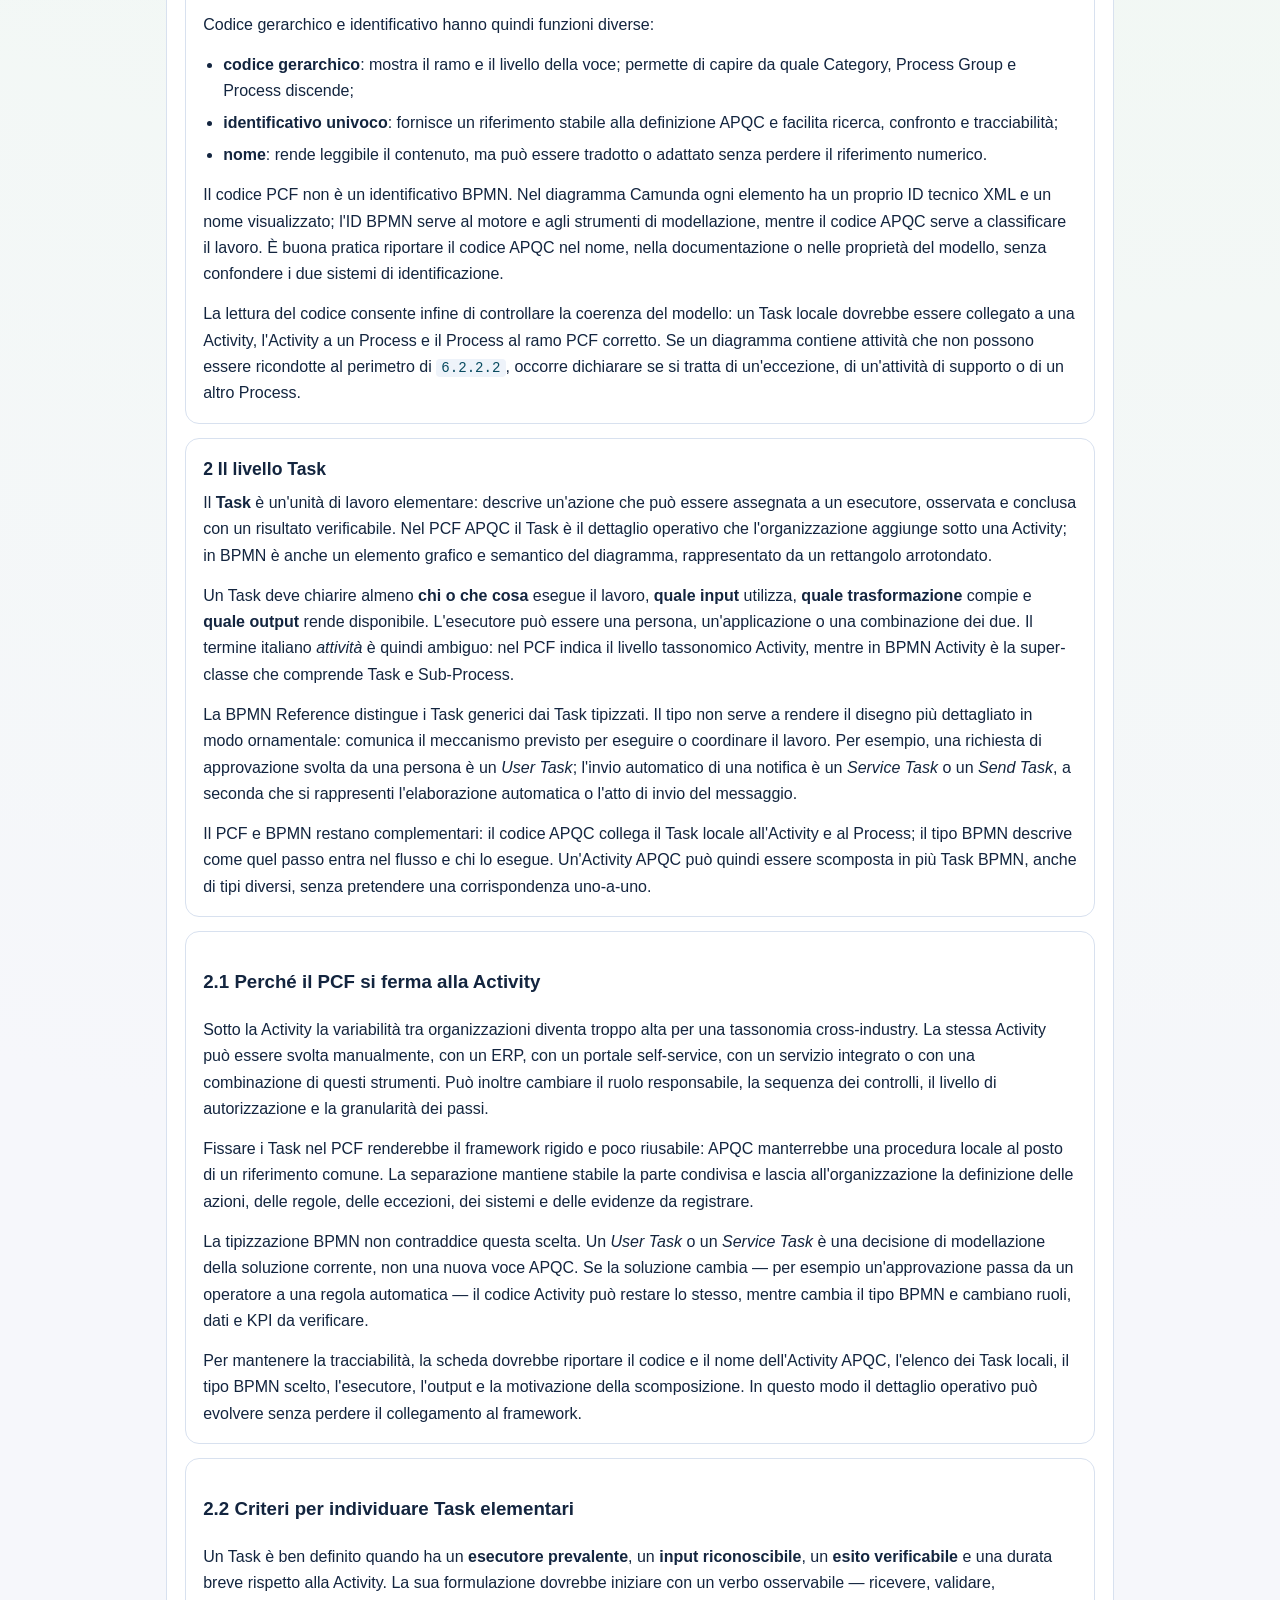
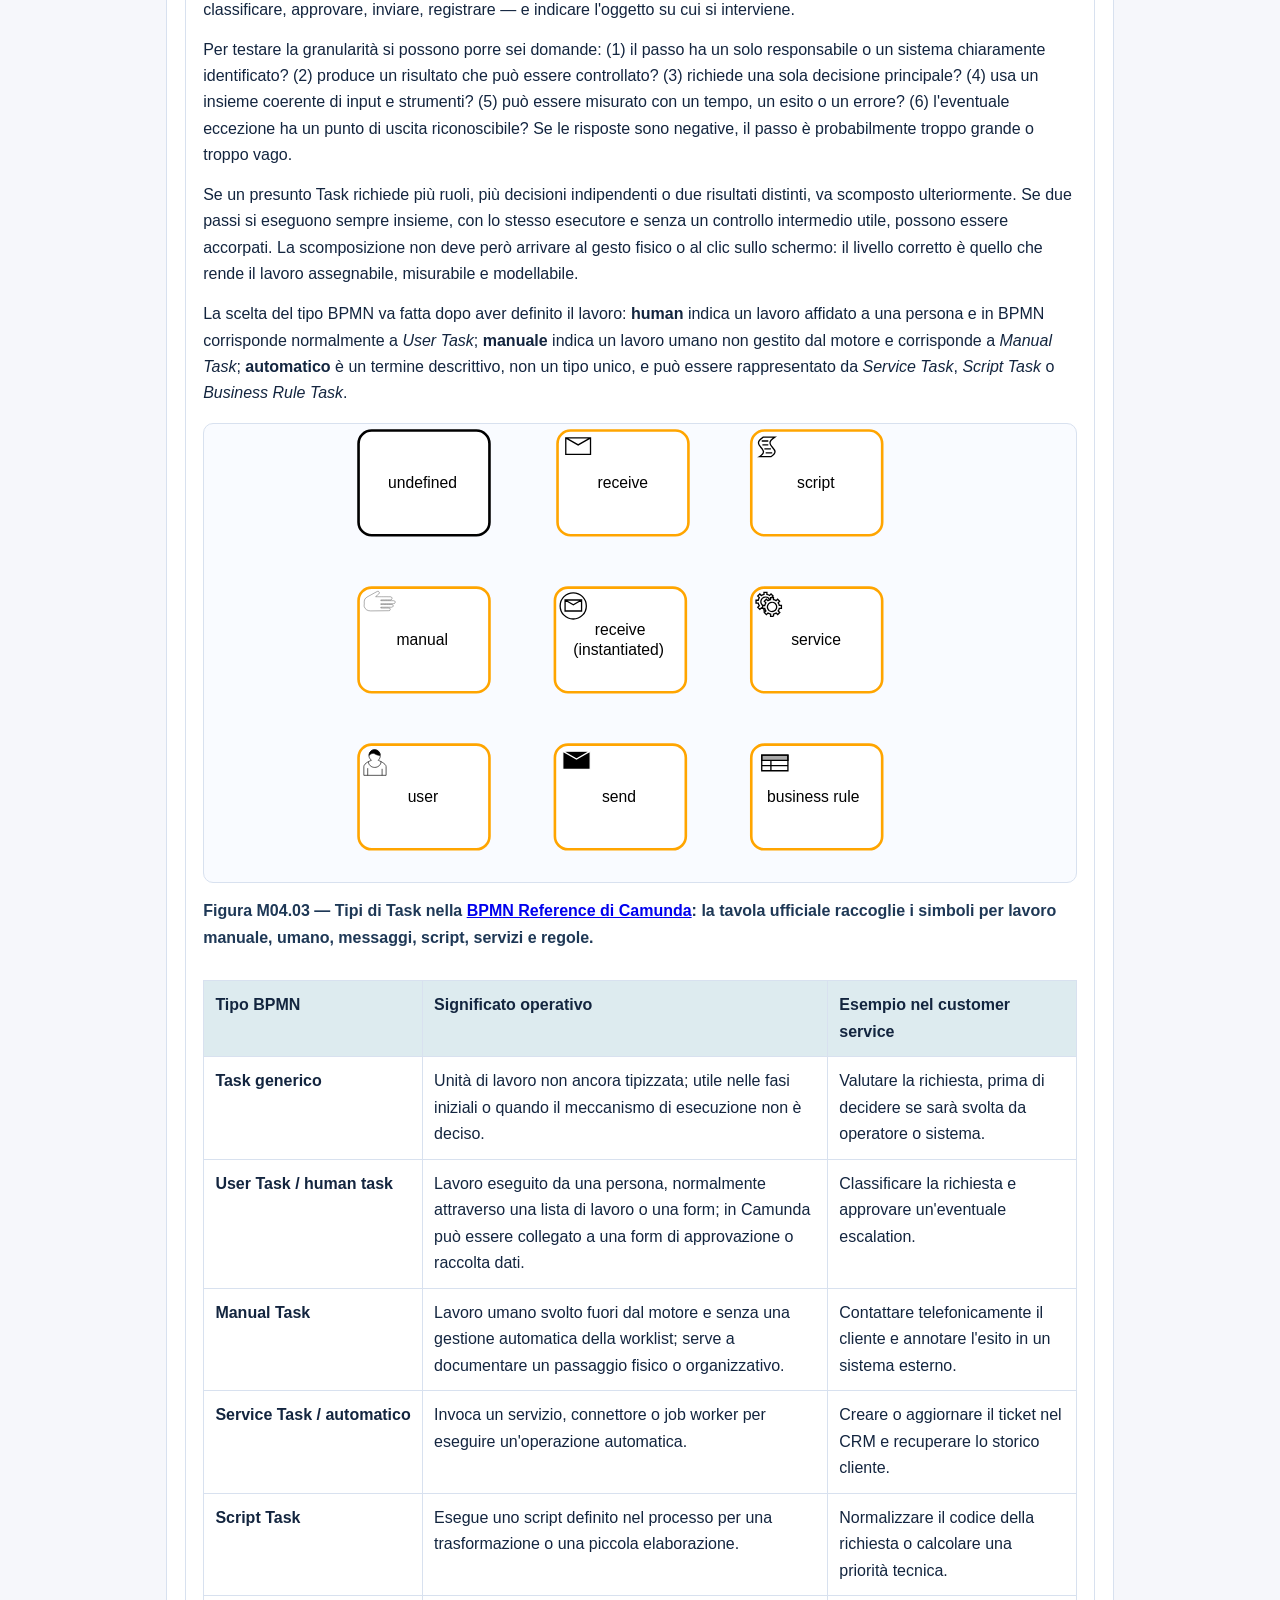
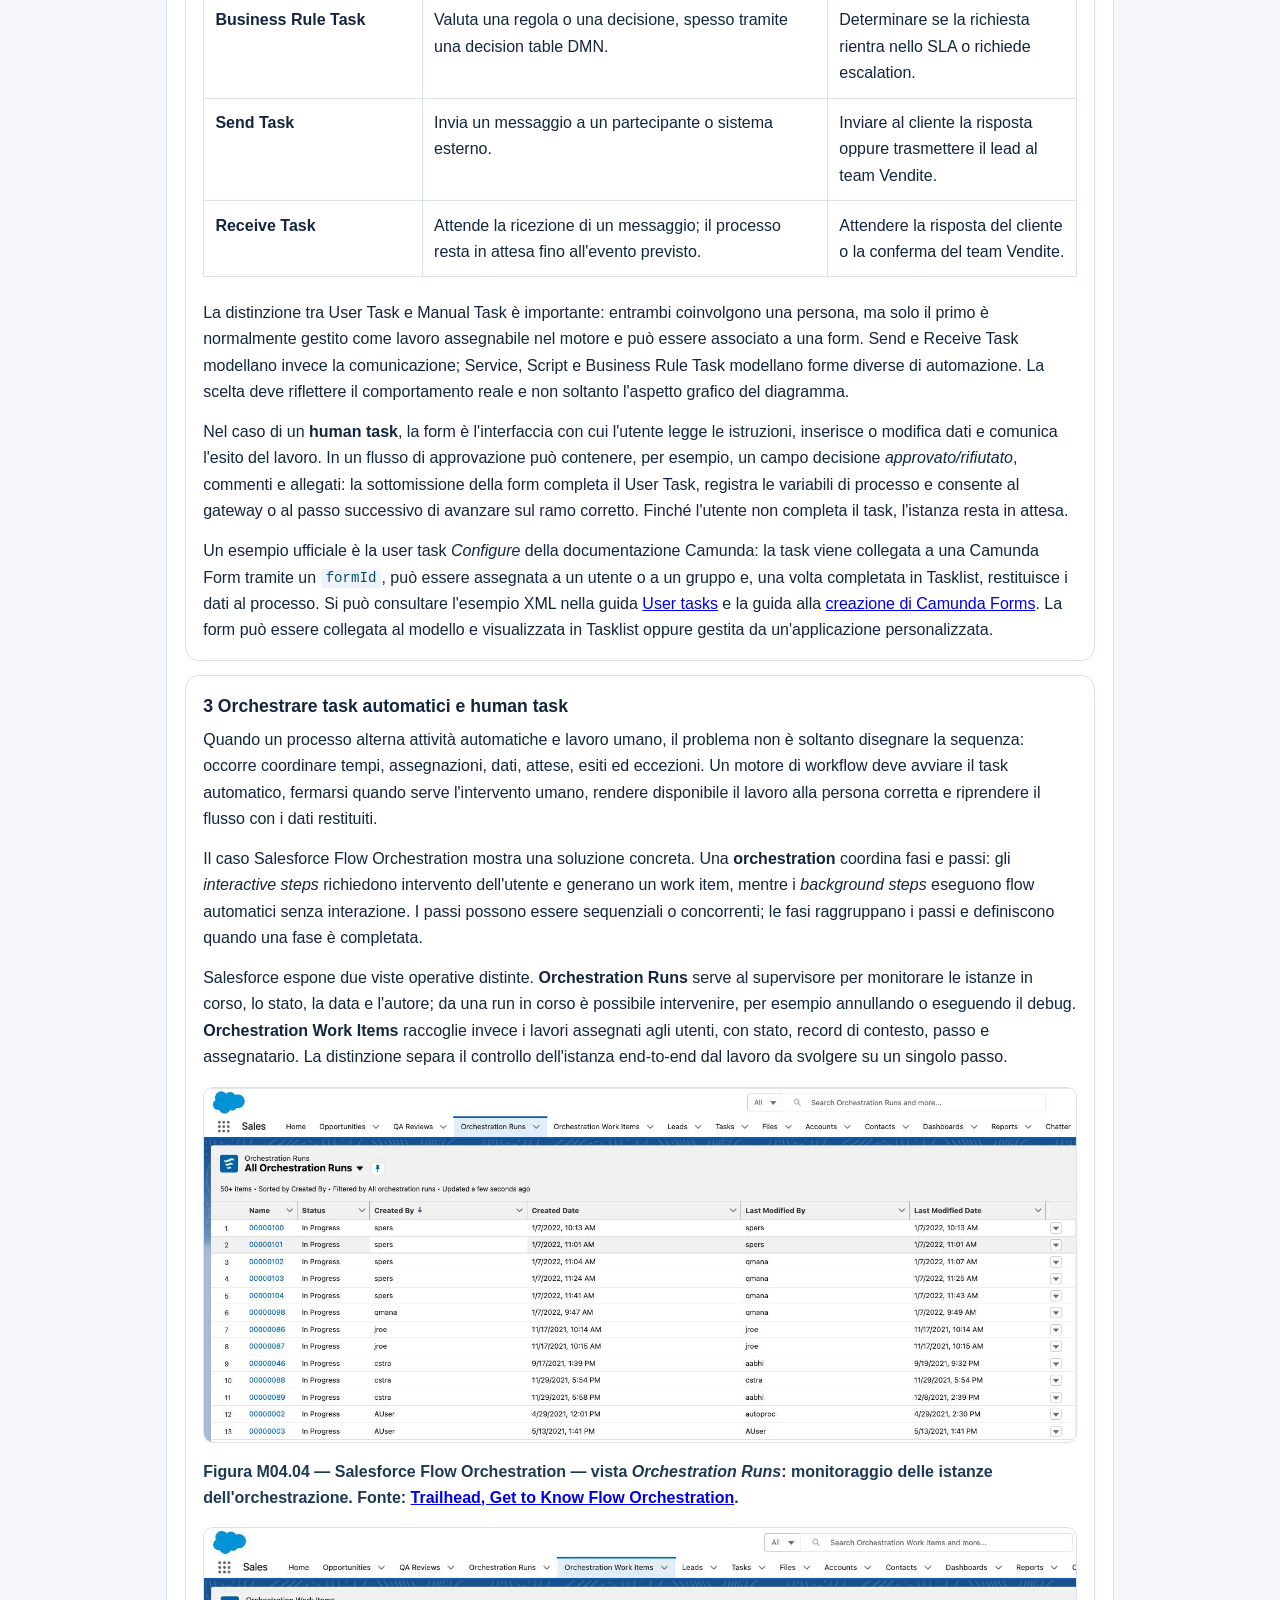
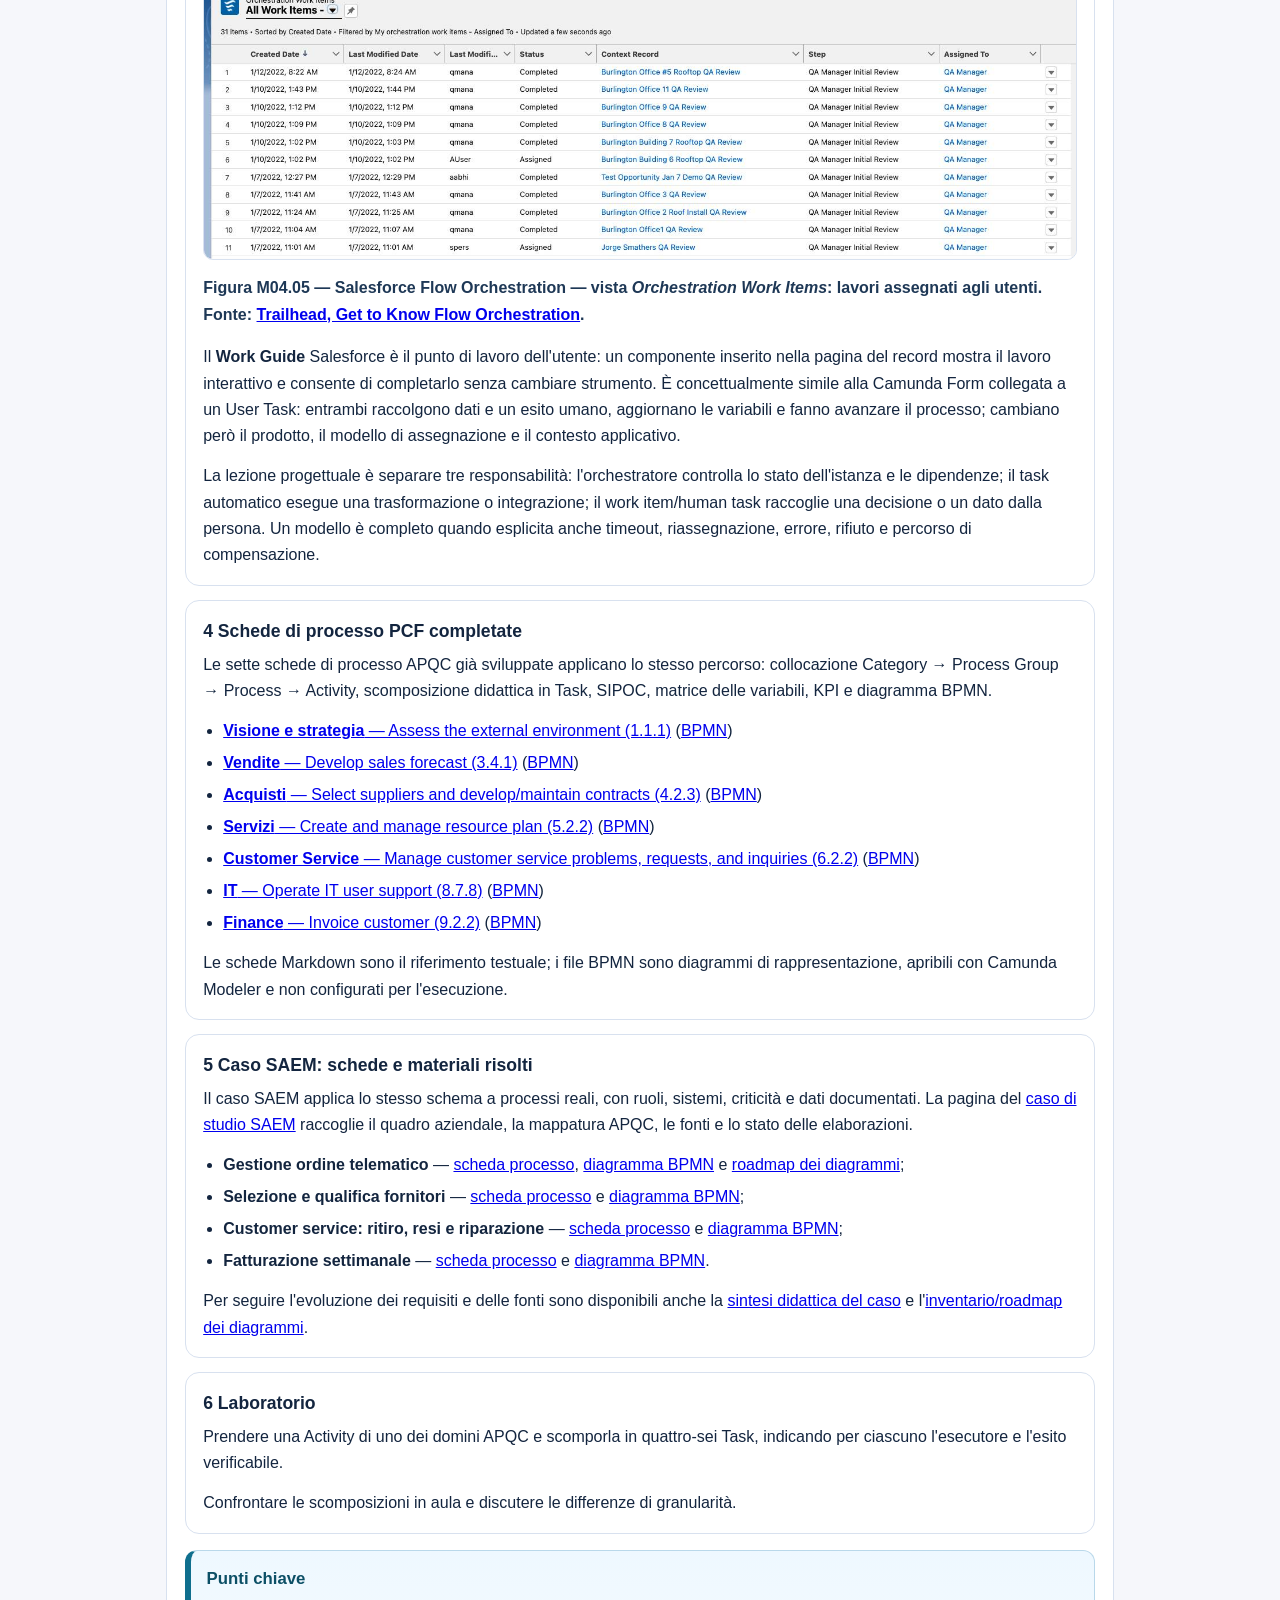
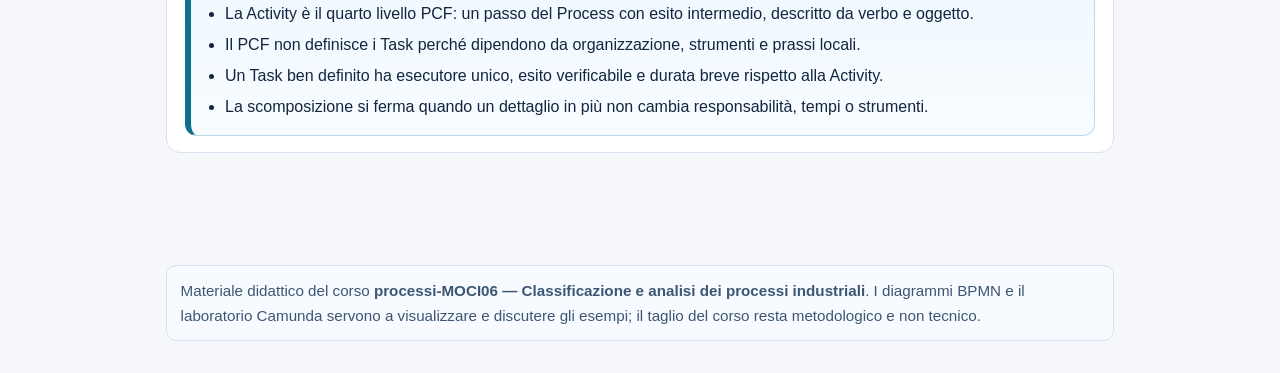
<file: site/chapters/chapter-04.html>
<!doctype html>
<html lang="it">
<head>
<meta charset="utf-8">
<meta name="viewport" content="width=device-width, initial-scale=1.0">
<title>M04 - Dalla Activity al Task</title>
<link rel="stylesheet" href="../assets/css/main.css">
<script defer src="../assets/js/back-to-top.js"></script>
</head>
<body>
<header class="hero" id="top">
 <h1>M04 - Dalla Activity al Task</h1>
</header>
<nav class="primary-nav" id="primary-nav" aria-label="Navigazione">
   <a href="../index.html">Home</a>
   <a href="chapter-03.html">Modulo precedente (M03)</a>
   <a href="chapter-04.html" aria-current="page">M04 - Dalla Activity al Task</a>
   <a href="chapter-05.html">Modulo successivo (M05)</a>
</nav>
<main class="content">
 <article>
  <section class="section-toc">
   <h2>Indice del modulo</h2>
   <ul>
    <li><a href="#s01">1 Il livello Activity</a></li><li style="margin-left:1.1rem"><a href="#s02">1.1 Definizione secondo il PCF</a></li><li style="margin-left:1.1rem"><a href="#s03">1.2 SIPOC: fornitori, input, processo, output e clienti</a></li><li style="margin-left:1.1rem"><a href="#s04">1.3 Leggere codice e identificativo</a></li><li><a href="#s05">2 Il livello Task</a></li><li style="margin-left:1.1rem"><a href="#s06">2.1 Perché il PCF si ferma alla Activity</a></li><li style="margin-left:1.1rem"><a href="#s07">2.2 Criteri per individuare Task elementari</a></li><li><a href="#s08">3 Orchestrare task automatici e human task</a></li><li><a href="#s09">4 Schede di processo PCF completate</a></li><li><a href="#s10">5 Caso SAEM: schede e materiali risolti</a></li><li><a href="#s11">6 Laboratorio</a></li>
   </ul>
  </section>
<section class="study-section" id="s01">
  <h2>1 Il livello Activity</h2>
  <p>Nel Process Classification Framework di APQC, l'<strong>Activity</strong> è il quarto livello della gerarchia: descrive un'area di lavoro concreta che contribuisce a completare un Process e produce un risultato intermedio riconoscibile. La gerarchia va dalla Category al Process Group, al Process e infine alle Activity; il livello Task, quando serve per descrivere l'esecuzione locale, viene definito dall'organizzazione. Questa distinzione è coerente con l'<a href="https://www.apqc.org/resource-library/resource-listing/introduction-apqcs-process-classification-framework-pcf" target="_blank" rel="noopener noreferrer">Introduzione APQC al PCF</a> e con le <a href="https://www.apqc.org/process-frameworks/pcf-faqs" target="_blank" rel="noopener noreferrer">FAQ sul PCF</a>.</p>
  <p>Un'Activity risponde alla domanda <em>quale risultato operativo deve essere prodotto per completare il processo?</em>, senza descrivere ancora ogni clic, controllo o gesto dell'operatore. Per esempio, nel Process APQC 6.2.2 <em>Manage customer service problems, requests, and inquiries</em>, «Analyze problems, requests, and inquiries» identifica il lavoro di analisi della richiesta; classificazione, verifica dello storico, controllo dello SLA e assegnazione sono possibili Task locali che rendono eseguibile quell'Activity.</p>
  <p>Il nome dell'Activity usa di norma un verbo e un oggetto: il verbo indica l'azione o il risultato atteso, l'oggetto delimita ciò su cui si interviene. Il nome non va confuso con una procedura aziendale: organizzazioni diverse possono svolgere la stessa Activity con ruoli, sistemi, documenti e livelli di automazione differenti. L'<a href="https://camunda.com/bpmn/reference/" target="_blank" rel="noopener noreferrer">BPMN Reference di Camunda</a> aiuta a rappresentare poi questi passi in un diagramma, ma la classificazione APQC e il modello BPMN hanno scopi diversi.</p>
  <p>La relazione tra i livelli può essere letta come una progressiva riduzione del perimetro: la Category raggruppa un dominio, il Process Group raccoglie processi affini, il Process delimita un risultato end-to-end, l&#x27;Activity identifica un blocco di lavoro e i Task descrivono le azioni osservabili necessarie per completarlo.</p>
</section>
<section class="study-section" id="s02">
  <h3>1.1 Definizione secondo il PCF</h3>
  <p>Ogni Process del PCF è scomposto in un insieme di Activity correlate. L'elenco APQC è un <strong>modello di classificazione e confronto</strong>, non una procedura obbligatoria né una sequenza BPMN già pronta: l'organizzazione può eseguire le Activity in un ordine diverso, accorparne alcune, introdurre attività locali o non applicare quelle non pertinenti, mantenendo il riferimento al codice originale.</p>
  <p>Per descrivere correttamente un'Activity conviene documentare almeno: <strong>perimetro</strong> (dove inizia e dove termina), <strong>risultato</strong> prodotto, <strong>input</strong> necessari, <strong>ruolo o sistema</strong> responsabile, principali <strong>regole e decisioni</strong>, output consegnato all'Activity successiva e condizioni di eccezione. Questi campi trasformano un'etichetta tassonomica in una base utile per la successiva analisi del lavoro.</p>
  <p>L'Activity non implica necessariamente un singolo rettangolo BPMN. Può essere rappresentata da una sequenza di Task, da un sotto-processo o da un gruppo di elementi distribuiti tra più corsie. In BPMN un <em>task</em> è un'attività atomica del diagramma, mentre un <em>sub-process</em> contiene un dettaglio ulteriore: la corrispondenza tra Activity APQC e costrutti BPMN va quindi decisa in base al livello di dettaglio richiesto.</p>
  <p>Nel metamodel BPMN, <strong>Activity</strong> è il termine generale per un lavoro eseguito nel flusso. Le principali specializzazioni sono <strong>Task</strong> (unità di lavoro atomica), <strong>Sub-Process</strong> (attività composta da un flusso interno), <strong>Call Activity</strong> (invocazione di un processo o di un global task riusabile) e <strong>Transaction</strong>. La Transaction non è un quarto contenitore indipendente: è un Sub-Process con protocollo transazionale e doppio bordo, usato quando le attività devono concludersi con accordo completo oppure essere annullate. La BPMN Reference di Camunda elenca inoltre l'<strong>Event Sub-Process</strong> come variante attivata da un evento.</p>
  <figure class="chapter-figure"><img class="zoomable" src="../assets/images/ch04/bpmn-activity-hierarchy.svg" alt="Schema Mermaid della gerarchia BPMN: Activity al vertice, con Task, Sub-Process e Call Activity; dal Sub-Process derivano Transaction ed Event Sub-Process" data-caption="Figura M04.01 — Gerarchia concettuale BPMN delle Activities."><figcaption>Figura M04.01 — In BPMN Activity è il concetto generale; Transaction ed Event Sub-Process sono varianti del Sub-Process.</figcaption></figure>
  <div class="table-wrap"><table class="pcf-table"><thead><tr><th>Tipo BPMN</th><th>Icona dalla <a href="https://camunda.com/bpmn/reference/" target="_blank" rel="noopener noreferrer">BPMN Reference</a></th><th>Uso principale</th></tr></thead><tbody><tr><td><strong>Task</strong></td><td><img class="zoomable" src="../assets/images/ch04/bpmn-activity-task.svg" alt="Icona BPMN Task" style="max-width:180px;max-height:90px"></td><td>Unità atomica di lavoro svolta da una persona, da un'applicazione o da entrambi.</td></tr><tr><td><strong>Sub-Process</strong></td><td><img class="zoomable" src="../assets/images/ch04/bpmn-activity-subprocess.svg" alt="Icona BPMN Sub-Process" style="max-width:180px;max-height:90px"></td><td>Raggruppa un flusso interno e consente di nascondere o espandere il dettaglio.</td></tr><tr><td><strong>Call Activity</strong></td><td><img class="zoomable" src="../assets/images/ch04/bpmn-activity-call-activity.svg" alt="Icona BPMN Call Activity" style="max-width:180px;max-height:90px"></td><td>Richiama un processo o un global task definito e riusabile.</td></tr><tr><td><strong>Transaction</strong></td><td><img class="zoomable" src="../assets/images/ch04/bpmn-activity-transaction.svg" alt="Icona BPMN Transaction" style="max-width:180px;max-height:90px"></td><td>Sub-Process con protocollo di accordo o annullamento tra le parti.</td></tr><tr><td><strong>Event Sub-Process</strong></td><td><img class="zoomable" src="../assets/images/ch04/bpmn-activity-event-subprocess.svg" alt="Icona BPMN Event Sub-Process" style="max-width:180px;max-height:90px"></td><td>Flusso interno attivato da un evento, eventualmente in modalità interrupting o non-interrupting.</td></tr></tbody></table></div>
  <p>Una traccia operativa è: (1) leggere il verbo e l&#x27;oggetto APQC; (2) verificare l&#x27;output che chiude l&#x27;Activity; (3) individuare chi la esegue e quali sistemi usa; (4) elencare i Task osservabili; (5) modellare il flusso con eventi, gateway, corsie e Task BPMN; (6) controllare che il diagramma non allarghi il perimetro del codice PCF.</p>
  <div class="table-wrap"><table class="pcf-table"><thead><tr><th>Livello</th><th>Domanda</th><th>Output della descrizione</th></tr></thead><tbody><tr><td><strong>Process</strong></td><td>Quale risultato end-to-end deve essere ottenuto?</td><td>Confine del processo, cliente e risultato complessivo.</td></tr><tr><td><strong>Activity</strong></td><td>Quale blocco di lavoro contribuisce al risultato?</td><td>Risultato intermedio, input/output e responsabilità principale.</td></tr><tr><td><strong>Task</strong></td><td>Quale azione osservabile viene eseguita?</td><td>Passo operativo con esecutore, regola ed esito verificabile.</td></tr></tbody></table></div>
  <p>Per la terminologia grafica e la distinzione tra attività atomiche e sotto-processi si può consultare la <a href="https://camunda.com/bpmn/reference/" target="_blank" rel="noopener noreferrer">BPMN Reference</a>; per la costruzione del primo diagramma online è disponibile la guida Camunda <a href="https://docs.camunda.io/docs/components/modeler/web-modeler/modeling/model-your-first-diagram/" target="_blank" rel="noopener noreferrer">Model your first diagram</a>.</p>
</section>
<section class="study-section" id="s03">
  <h3>1.2 SIPOC: fornitori, input, processo, output e clienti</h3>
  <p>Poiché input e output aiutano a delimitare un'Activity, è utile introdurre il <strong>SIPOC</strong>, acronimo di <em>Suppliers, Inputs, Process, Outputs, Customers</em>. Secondo la definizione dell'<a href="https://asq.org/quality-resources/sipoc" target="_blank" rel="noopener noreferrer">American Society for Quality (ASQ)</a>, è uno strumento di raccolta dati che offre una vista ad alto livello dei fornitori, degli ingressi, delle macro-fasi, dei risultati e dei destinatari di un processo. Si compila dopo aver fissato i confini — evento di avvio e risultato finale — e prima di costruire il flusso dettagliato: il Process contiene in genere poche macro-fasi, non l'elenco dei Task.</p>
  <p>Un SIPOC consente di verificare che ogni input abbia un fornitore, che ogni output abbia un cliente e che il perimetro del processo sia condiviso dagli stakeholder. Supplier e Customer possono essere interni o esterni; Input e Output possono essere materiali, documenti, dati, decisioni o servizi. Non sostituisce la scheda Activity né il diagramma BPMN: li prepara, rendendo espliciti gli scambi ai bordi del processo.</p>
  <p><strong>Esempio dalla scheda APQC Category 6.0 — Manage Customer Service.</strong> Per il Process <code>6.2.2</code> <em>Manage customer service problems, requests, and inquiries</em>, la scheda già preparata identifica il trigger nella ricezione di una richiesta, problema o quesito del cliente e l'output nella risposta fornita, con eventuale opportunità di upsell trasmessa alle vendite:</p>
  <figure class="chapter-figure"><img class="zoomable" src="../assets/images/ch04/sipoc-customer-service.svg" alt="Diagramma SIPOC del processo APQC 6.2.2 con le colonne Supplier, Input, Process, Output e Customer" data-caption="Figura M04.02 — Diagramma SIPOC del customer service APQC 6.2.2."><figcaption>Figura M04.02 — Diagramma SIPOC costruito sulla scheda del processo APQC Category 6.0: le cinque colonne mostrano gli scambi end-to-end prima del dettaglio dei Task.</figcaption></figure>
</section>
<section class="study-section" id="s04">
  <h3>1.3 Leggere codice e identificativo</h3>
  <p>Una voce APQC può presentarsi come «<code>6.2.2.2</code> Analyze problems, requests, and inquiries (<code>13482</code>)». Il codice gerarchico <code>6.2.2.2</code> si legge da sinistra a destra: <code>6.0</code> Category <em>Manage Customer Service</em>, <code>6.2</code> Process Group <em>Plan and manage customer service contacts</em>, <code>6.2.2</code> Process <em>Manage customer service problems, requests, and inquiries</em>, <code>6.2.2.2</code> Activity. Il codice descrive quindi la <strong>posizione</strong> nell'albero.</p>
  <p>Il numero tra parentesi, <code>13482</code>, è l'<strong>identificativo univoco APQC</strong>. Non è un livello aggiuntivo e non sostituisce il codice gerarchico: serve a citare la stessa voce in documenti, fogli Excel, strumenti di benchmarking e versioni del framework anche quando il testo o la posizione vengono aggiornati. Nei materiali conviene riportare sempre entrambi, per esempio <code>6.2.2.2 (13482)</code>.</p>
  <p>Codice gerarchico e identificativo hanno quindi funzioni diverse:</p>
  <ul class="study-bullets"><li><strong>codice gerarchico</strong>: mostra il ramo e il livello della voce; permette di capire da quale Category, Process Group e Process discende;</li><li><strong>identificativo univoco</strong>: fornisce un riferimento stabile alla definizione APQC e facilita ricerca, confronto e tracciabilità;</li><li><strong>nome</strong>: rende leggibile il contenuto, ma può essere tradotto o adattato senza perdere il riferimento numerico.</li></ul>
  <p>Il codice PCF non è un identificativo BPMN. Nel diagramma Camunda ogni elemento ha un proprio ID tecnico XML e un nome visualizzato; l&#x27;ID BPMN serve al motore e agli strumenti di modellazione, mentre il codice APQC serve a classificare il lavoro. È buona pratica riportare il codice APQC nel nome, nella documentazione o nelle proprietà del modello, senza confondere i due sistemi di identificazione.</p>
  <p>La lettura del codice consente infine di controllare la coerenza del modello: un Task locale dovrebbe essere collegato a una Activity, l'Activity a un Process e il Process al ramo PCF corretto. Se un diagramma contiene attività che non possono essere ricondotte al perimetro di <code>6.2.2.2</code>, occorre dichiarare se si tratta di un'eccezione, di un'attività di supporto o di un altro Process.</p>
</section>
<section class="study-section" id="s05">
  <h2>2 Il livello Task</h2>
  <p>Il <strong>Task</strong> è un'unità di lavoro elementare: descrive un'azione che può essere assegnata a un esecutore, osservata e conclusa con un risultato verificabile. Nel PCF APQC il Task è il dettaglio operativo che l'organizzazione aggiunge sotto una Activity; in BPMN è anche un elemento grafico e semantico del diagramma, rappresentato da un rettangolo arrotondato.</p>
  <p>Un Task deve chiarire almeno <strong>chi o che cosa</strong> esegue il lavoro, <strong>quale input</strong> utilizza, <strong>quale trasformazione</strong> compie e <strong>quale output</strong> rende disponibile. L'esecutore può essere una persona, un'applicazione o una combinazione dei due. Il termine italiano <em>attività</em> è quindi ambiguo: nel PCF indica il livello tassonomico Activity, mentre in BPMN Activity è la super-classe che comprende Task e Sub-Process.</p>
  <p>La BPMN Reference distingue i Task generici dai Task tipizzati. Il tipo non serve a rendere il disegno più dettagliato in modo ornamentale: comunica il meccanismo previsto per eseguire o coordinare il lavoro. Per esempio, una richiesta di approvazione svolta da una persona è un <em>User Task</em>; l'invio automatico di una notifica è un <em>Service Task</em> o un <em>Send Task</em>, a seconda che si rappresenti l'elaborazione automatica o l'atto di invio del messaggio.</p>
  <p>Il PCF e BPMN restano complementari: il codice APQC collega il Task locale all&#x27;Activity e al Process; il tipo BPMN descrive come quel passo entra nel flusso e chi lo esegue. Un&#x27;Activity APQC può quindi essere scomposta in più Task BPMN, anche di tipi diversi, senza pretendere una corrispondenza uno-a-uno.</p>
</section>
<section class="study-section" id="s06">
  <h3>2.1 Perché il PCF si ferma alla Activity</h3>
  <p>Sotto la Activity la variabilità tra organizzazioni diventa troppo alta per una tassonomia cross-industry. La stessa Activity può essere svolta manualmente, con un ERP, con un portale self-service, con un servizio integrato o con una combinazione di questi strumenti. Può inoltre cambiare il ruolo responsabile, la sequenza dei controlli, il livello di autorizzazione e la granularità dei passi.</p>
  <p>Fissare i Task nel PCF renderebbe il framework rigido e poco riusabile: APQC manterrebbe una procedura locale al posto di un riferimento comune. La separazione mantiene stabile la parte condivisa e lascia all&#x27;organizzazione la definizione delle azioni, delle regole, delle eccezioni, dei sistemi e delle evidenze da registrare.</p>
  <p>La tipizzazione BPMN non contraddice questa scelta. Un <em>User Task</em> o un <em>Service Task</em> è una decisione di modellazione della soluzione corrente, non una nuova voce APQC. Se la soluzione cambia — per esempio un'approvazione passa da un operatore a una regola automatica — il codice Activity può restare lo stesso, mentre cambia il tipo BPMN e cambiano ruoli, dati e KPI da verificare.</p>
  <p>Per mantenere la tracciabilità, la scheda dovrebbe riportare il codice e il nome dell&#x27;Activity APQC, l&#x27;elenco dei Task locali, il tipo BPMN scelto, l&#x27;esecutore, l&#x27;output e la motivazione della scomposizione. In questo modo il dettaglio operativo può evolvere senza perdere il collegamento al framework.</p>
</section>
<section class="study-section" id="s07">
  <h3>2.2 Criteri per individuare Task elementari</h3>
  <p>Un Task è ben definito quando ha un <strong>esecutore prevalente</strong>, un <strong>input riconoscibile</strong>, un <strong>esito verificabile</strong> e una durata breve rispetto alla Activity. La sua formulazione dovrebbe iniziare con un verbo osservabile — ricevere, validare, classificare, approvare, inviare, registrare — e indicare l'oggetto su cui si interviene.</p>
  <p>Per testare la granularità si possono porre sei domande: (1) il passo ha un solo responsabile o un sistema chiaramente identificato? (2) produce un risultato che può essere controllato? (3) richiede una sola decisione principale? (4) usa un insieme coerente di input e strumenti? (5) può essere misurato con un tempo, un esito o un errore? (6) l&#x27;eventuale eccezione ha un punto di uscita riconoscibile? Se le risposte sono negative, il passo è probabilmente troppo grande o troppo vago.</p>
  <p>Se un presunto Task richiede più ruoli, più decisioni indipendenti o due risultati distinti, va scomposto ulteriormente. Se due passi si eseguono sempre insieme, con lo stesso esecutore e senza un controllo intermedio utile, possono essere accorpati. La scomposizione non deve però arrivare al gesto fisico o al clic sullo schermo: il livello corretto è quello che rende il lavoro assegnabile, misurabile e modellabile.</p>
  <p>La scelta del tipo BPMN va fatta dopo aver definito il lavoro: <strong>human</strong> indica un lavoro affidato a una persona e in BPMN corrisponde normalmente a <em>User Task</em>; <strong>manuale</strong> indica un lavoro umano non gestito dal motore e corrisponde a <em>Manual Task</em>; <strong>automatico</strong> è un termine descrittivo, non un tipo unico, e può essere rappresentato da <em>Service Task</em>, <em>Script Task</em> o <em>Business Rule Task</em>.</p>
  <figure class="chapter-figure"><img class="zoomable" src="../assets/images/ch04/bpmn-task-types.svg" alt="Tavola ufficiale Camunda dei tipi di BPMN Task: undefined, manual, user, receive, send, script, service e business rule" data-caption="Figura M04.03 — Tipi BPMN di Task."><figcaption>Figura M04.03 — Tipi di Task nella <a href="https://camunda.com/bpmn/reference/" target="_blank" rel="noopener noreferrer">BPMN Reference di Camunda</a>: la tavola ufficiale raccoglie i simboli per lavoro manuale, umano, messaggi, script, servizi e regole.</figcaption></figure>
  <div class="table-wrap"><table class="pcf-table task-types-table"><thead><tr><th>Tipo BPMN</th><th>Significato operativo</th><th>Esempio nel customer service</th></tr></thead><tbody><tr><td><strong>Task generico</strong></td><td>Unità di lavoro non ancora tipizzata; utile nelle fasi iniziali o quando il meccanismo di esecuzione non è deciso.</td><td>Valutare la richiesta, prima di decidere se sarà svolta da operatore o sistema.</td></tr><tr><td><strong>User Task / human task</strong></td><td>Lavoro eseguito da una persona, normalmente attraverso una lista di lavoro o una form; in Camunda può essere collegato a una form di approvazione o raccolta dati.</td><td>Classificare la richiesta e approvare un'eventuale escalation.</td></tr><tr><td><strong>Manual Task</strong></td><td>Lavoro umano svolto fuori dal motore e senza una gestione automatica della worklist; serve a documentare un passaggio fisico o organizzativo.</td><td>Contattare telefonicamente il cliente e annotare l'esito in un sistema esterno.</td></tr><tr><td><strong>Service Task / automatico</strong></td><td>Invoca un servizio, connettore o job worker per eseguire un'operazione automatica.</td><td>Creare o aggiornare il ticket nel CRM e recuperare lo storico cliente.</td></tr><tr><td><strong>Script Task</strong></td><td>Esegue uno script definito nel processo per una trasformazione o una piccola elaborazione.</td><td>Normalizzare il codice della richiesta o calcolare una priorità tecnica.</td></tr><tr><td><strong>Business Rule Task</strong></td><td>Valuta una regola o una decisione, spesso tramite una decision table DMN.</td><td>Determinare se la richiesta rientra nello SLA o richiede escalation.</td></tr><tr><td><strong>Send Task</strong></td><td>Invia un messaggio a un partecipante o sistema esterno.</td><td>Inviare al cliente la risposta oppure trasmettere il lead al team Vendite.</td></tr><tr><td><strong>Receive Task</strong></td><td>Attende la ricezione di un messaggio; il processo resta in attesa fino all'evento previsto.</td><td>Attendere la risposta del cliente o la conferma del team Vendite.</td></tr></tbody></table></div>
  <p>La distinzione tra User Task e Manual Task è importante: entrambi coinvolgono una persona, ma solo il primo è normalmente gestito come lavoro assegnabile nel motore e può essere associato a una form. Send e Receive Task modellano invece la comunicazione; Service, Script e Business Rule Task modellano forme diverse di automazione. La scelta deve riflettere il comportamento reale e non soltanto l&#x27;aspetto grafico del diagramma.</p>
  <p>Nel caso di un <strong>human task</strong>, la form è l'interfaccia con cui l'utente legge le istruzioni, inserisce o modifica dati e comunica l'esito del lavoro. In un flusso di approvazione può contenere, per esempio, un campo decisione <em>approvato/rifiutato</em>, commenti e allegati: la sottomissione della form completa il User Task, registra le variabili di processo e consente al gateway o al passo successivo di avanzare sul ramo corretto. Finché l'utente non completa il task, l'istanza resta in attesa.</p>
  <p>Un esempio ufficiale è la user task <em>Configure</em> della documentazione Camunda: la task viene collegata a una Camunda Form tramite un <code>formId</code>, può essere assegnata a un utente o a un gruppo e, una volta completata in Tasklist, restituisce i dati al processo. Si può consultare l'esempio XML nella guida <a href="https://docs.camunda.io/docs/components/modeler/bpmn/user-tasks/" target="_blank" rel="noopener noreferrer">User tasks</a> e la guida alla <a href="https://docs.camunda.io/docs/components/modeler/forms/utilizing-forms/" target="_blank" rel="noopener noreferrer">creazione di Camunda Forms</a>. La form può essere collegata al modello e visualizzata in Tasklist oppure gestita da un'applicazione personalizzata.</p>
</section>
<section class="study-section" id="s08">
  <h2>3 Orchestrare task automatici e human task</h2>
  <p>Quando un processo alterna attività automatiche e lavoro umano, il problema non è soltanto disegnare la sequenza: occorre coordinare tempi, assegnazioni, dati, attese, esiti ed eccezioni. Un motore di workflow deve avviare il task automatico, fermarsi quando serve l&#x27;intervento umano, rendere disponibile il lavoro alla persona corretta e riprendere il flusso con i dati restituiti.</p>
  <p>Il caso Salesforce Flow Orchestration mostra una soluzione concreta. Una <strong>orchestration</strong> coordina fasi e passi: gli <em>interactive steps</em> richiedono intervento dell'utente e generano un work item, mentre i <em>background steps</em> eseguono flow automatici senza interazione. I passi possono essere sequenziali o concorrenti; le fasi raggruppano i passi e definiscono quando una fase è completata.</p>
  <p>Salesforce espone due viste operative distinte. <strong>Orchestration Runs</strong> serve al supervisore per monitorare le istanze in corso, lo stato, la data e l'autore; da una run in corso è possibile intervenire, per esempio annullando o eseguendo il debug. <strong>Orchestration Work Items</strong> raccoglie invece i lavori assegnati agli utenti, con stato, record di contesto, passo e assegnatario. La distinzione separa il controllo dell'istanza end-to-end dal lavoro da svolgere su un singolo passo.</p>
  <figure class="chapter-figure"><img class="zoomable" src="../assets/images/ch04/salesforce-orchestration-runs.png" alt="Salesforce Flow Orchestration Runs: elenco delle istanze con nome, stato, autore, data di creazione e ultima modifica" data-caption="Figura M04.04 — Salesforce Flow Orchestration Runs."><figcaption>Figura M04.04 — Salesforce Flow Orchestration — vista <em>Orchestration Runs</em>: monitoraggio delle istanze dell'orchestrazione. Fonte: <a href="https://trailhead.salesforce.com/content/learn/modules/orchestrator-basics/get-to-know-orchestrator" target="_blank" rel="noopener noreferrer">Trailhead, Get to Know Flow Orchestration</a>.</figcaption></figure>
  <figure class="chapter-figure"><img class="zoomable" src="../assets/images/ch04/salesforce-orchestration-work-items.png" alt="Salesforce Flow Orchestration Work Items: elenco dei lavori con data, nome, stato, record di contesto, passo e assegnatario" data-caption="Figura M04.05 — Salesforce Flow Orchestration Work Items."><figcaption>Figura M04.05 — Salesforce Flow Orchestration — vista <em>Orchestration Work Items</em>: lavori assegnati agli utenti. Fonte: <a href="https://trailhead.salesforce.com/content/learn/modules/orchestrator-basics/get-to-know-orchestrator" target="_blank" rel="noopener noreferrer">Trailhead, Get to Know Flow Orchestration</a>.</figcaption></figure>
  <p>Il <strong>Work Guide</strong> Salesforce è il punto di lavoro dell'utente: un componente inserito nella pagina del record mostra il lavoro interattivo e consente di completarlo senza cambiare strumento. È concettualmente simile alla Camunda Form collegata a un User Task: entrambi raccolgono dati e un esito umano, aggiornano le variabili e fanno avanzare il processo; cambiano però il prodotto, il modello di assegnazione e il contesto applicativo.</p>
  <p>La lezione progettuale è separare tre responsabilità: l&#x27;orchestratore controlla lo stato dell&#x27;istanza e le dipendenze; il task automatico esegue una trasformazione o integrazione; il work item/human task raccoglie una decisione o un dato dalla persona. Un modello è completo quando esplicita anche timeout, riassegnazione, errore, rifiuto e percorso di compensazione.</p>
</section>
<section class="study-section" id="s09">
  <h2>4 Schede di processo PCF completate</h2>
  <p>Le sette schede di processo APQC già sviluppate applicano lo stesso percorso: collocazione Category → Process Group → Process → Activity, scomposizione didattica in Task, SIPOC, matrice delle variabili, KPI e diagramma BPMN.</p>
  <ul class="study-bullets"><li><a href="https://github.com/thimotyb/corso-processi/blob/main/esempi-apqc/01-vision-strategy/processo.md" target="_blank" rel="noopener noreferrer"><strong>Visione e strategia</strong> — Assess the external environment (1.1.1)</a> (<a href="https://github.com/thimotyb/corso-processi/blob/main/esempi-apqc/01-vision-strategy/processo.bpmn" target="_blank" rel="noopener noreferrer">BPMN</a>)</li><li><a href="https://github.com/thimotyb/corso-processi/blob/main/esempi-apqc/02-vendite/processo.md" target="_blank" rel="noopener noreferrer"><strong>Vendite</strong> — Develop sales forecast (3.4.1)</a> (<a href="https://github.com/thimotyb/corso-processi/blob/main/esempi-apqc/02-vendite/processo.bpmn" target="_blank" rel="noopener noreferrer">BPMN</a>)</li><li><a href="https://github.com/thimotyb/corso-processi/blob/main/esempi-apqc/03-acquisti/processo.md" target="_blank" rel="noopener noreferrer"><strong>Acquisti</strong> — Select suppliers and develop/maintain contracts (4.2.3)</a> (<a href="https://github.com/thimotyb/corso-processi/blob/main/esempi-apqc/03-acquisti/processo.bpmn" target="_blank" rel="noopener noreferrer">BPMN</a>)</li><li><a href="https://github.com/thimotyb/corso-processi/blob/main/esempi-apqc/04-servizi/processo.md" target="_blank" rel="noopener noreferrer"><strong>Servizi</strong> — Create and manage resource plan (5.2.2)</a> (<a href="https://github.com/thimotyb/corso-processi/blob/main/esempi-apqc/04-servizi/processo.bpmn" target="_blank" rel="noopener noreferrer">BPMN</a>)</li><li><a href="https://github.com/thimotyb/corso-processi/blob/main/esempi-apqc/05-customer-service/processo.md" target="_blank" rel="noopener noreferrer"><strong>Customer Service</strong> — Manage customer service problems, requests, and inquiries (6.2.2)</a> (<a href="https://github.com/thimotyb/corso-processi/blob/main/esempi-apqc/05-customer-service/processo.bpmn" target="_blank" rel="noopener noreferrer">BPMN</a>)</li><li><a href="https://github.com/thimotyb/corso-processi/blob/main/esempi-apqc/06-it/processo.md" target="_blank" rel="noopener noreferrer"><strong>IT</strong> — Operate IT user support (8.7.8)</a> (<a href="https://github.com/thimotyb/corso-processi/blob/main/esempi-apqc/06-it/processo.bpmn" target="_blank" rel="noopener noreferrer">BPMN</a>)</li><li><a href="https://github.com/thimotyb/corso-processi/blob/main/esempi-apqc/07-finance/processo.md" target="_blank" rel="noopener noreferrer"><strong>Finance</strong> — Invoice customer (9.2.2)</a> (<a href="https://github.com/thimotyb/corso-processi/blob/main/esempi-apqc/07-finance/processo.bpmn" target="_blank" rel="noopener noreferrer">BPMN</a>)</li></ul>
  <p>Le schede Markdown sono il riferimento testuale; i file BPMN sono diagrammi di rappresentazione, apribili con Camunda Modeler e non configurati per l&#x27;esecuzione.</p>
</section>
<section class="study-section" id="s10">
  <h2>5 Caso SAEM: schede e materiali risolti</h2>
  <p>Il caso SAEM applica lo stesso schema a processi reali, con ruoli, sistemi, criticità e dati documentati. La pagina del <a href="../caso-studio-saem.html">caso di studio SAEM</a> raccoglie il quadro aziendale, la mappatura APQC, le fonti e lo stato delle elaborazioni.</p>
  <ul class="study-bullets"><li><strong>Gestione ordine telematico</strong> — <a href="https://github.com/thimotyb/corso-processi/blob/main/caso-saem/esempi-apqc/02-gestione-ordine/processo.md" target="_blank" rel="noopener noreferrer">scheda processo</a>, <a href="https://github.com/thimotyb/corso-processi/blob/main/caso-saem/esempi-apqc/02-gestione-ordine/processo.bpmn" target="_blank" rel="noopener noreferrer">diagramma BPMN</a> e <a href="https://github.com/thimotyb/corso-processi/blob/main/caso-saem/ROADMAP-DIAGRAMMI.md" target="_blank" rel="noopener noreferrer">roadmap dei diagrammi</a>;</li><li><strong>Selezione e qualifica fornitori</strong> — <a href="https://github.com/thimotyb/corso-processi/blob/main/caso-saem/esempi-apqc/03-acquisti/processo.md" target="_blank" rel="noopener noreferrer">scheda processo</a> e <a href="https://github.com/thimotyb/corso-processi/blob/main/caso-saem/esempi-apqc/03-acquisti/processo.bpmn" target="_blank" rel="noopener noreferrer">diagramma BPMN</a>;</li><li><strong>Customer service: ritiro, resi e riparazione</strong> — <a href="https://github.com/thimotyb/corso-processi/blob/main/caso-saem/esempi-apqc/05-customer-service/processo.md" target="_blank" rel="noopener noreferrer">scheda processo</a> e <a href="https://github.com/thimotyb/corso-processi/blob/main/caso-saem/esempi-apqc/05-customer-service/processo.bpmn" target="_blank" rel="noopener noreferrer">diagramma BPMN</a>;</li><li><strong>Fatturazione settimanale</strong> — <a href="https://github.com/thimotyb/corso-processi/blob/main/caso-saem/esempi-apqc/07-finance/processo.md" target="_blank" rel="noopener noreferrer">scheda processo</a> e <a href="https://github.com/thimotyb/corso-processi/blob/main/caso-saem/esempi-apqc/07-finance/processo.bpmn" target="_blank" rel="noopener noreferrer">diagramma BPMN</a>.</li></ul>
  <p>Per seguire l'evoluzione dei requisiti e delle fonti sono disponibili anche la <a href="https://github.com/thimotyb/corso-processi/blob/main/caso-saem/caso-saem-compresso.md" target="_blank" rel="noopener noreferrer">sintesi didattica del caso</a> e l'<a href="https://github.com/thimotyb/corso-processi/blob/main/caso-saem/ROADMAP-DIAGRAMMI.md" target="_blank" rel="noopener noreferrer">inventario/roadmap dei diagrammi</a>.</p>
</section>
<section class="study-section" id="s11">
  <h2>6 Laboratorio</h2>
  <p>Prendere una Activity di uno dei domini APQC e scomporla in quattro-sei Task, indicando per ciascuno l&#x27;esecutore e l&#x27;esito verificabile.</p>
  <p>Confrontare le scomposizioni in aula e discutere le differenze di granularità.</p>
</section>
  <section class="key-takeaways">
   <h2>Punti chiave</h2>
   <ul>
    <li>La Activity è il quarto livello PCF: un passo del Process con esito intermedio, descritto da verbo e oggetto.</li>
    <li>Il PCF non definisce i Task perché dipendono da organizzazione, strumenti e prassi locali.</li>
    <li>Un Task ben definito ha esecutore unico, esito verificabile e durata breve rispetto alla Activity.</li>
    <li>La scomposizione si ferma quando un dettaglio in più non cambia responsabilità, tempi o strumenti.</li>
   </ul>
  </section>
 </article>
</main>
<div class="site-footer-note">
 <p>Materiale didattico del corso <strong>processi-MOCI06 — Classificazione e analisi dei processi industriali</strong>. I diagrammi BPMN e il laboratorio Camunda servono a visualizzare e discutere gli esempi; il taglio del corso resta metodologico e non tecnico.</p>
</div>
<button class="print-page" type="button" data-print-page aria-label="Stampa la pagina">Stampa</button>
<a class="back-to-top" href="#top" data-back-to-top aria-hidden="true" tabindex="-1">Torna su</a>
<div class="lightbox" id="lightbox" aria-hidden="true">
 <figure class="lightbox-inner">
  <img id="lightbox-image" alt="">
  <figcaption id="lightbox-caption"></figcaption>
 </figure>
</div>
</body>
</html>
</file>
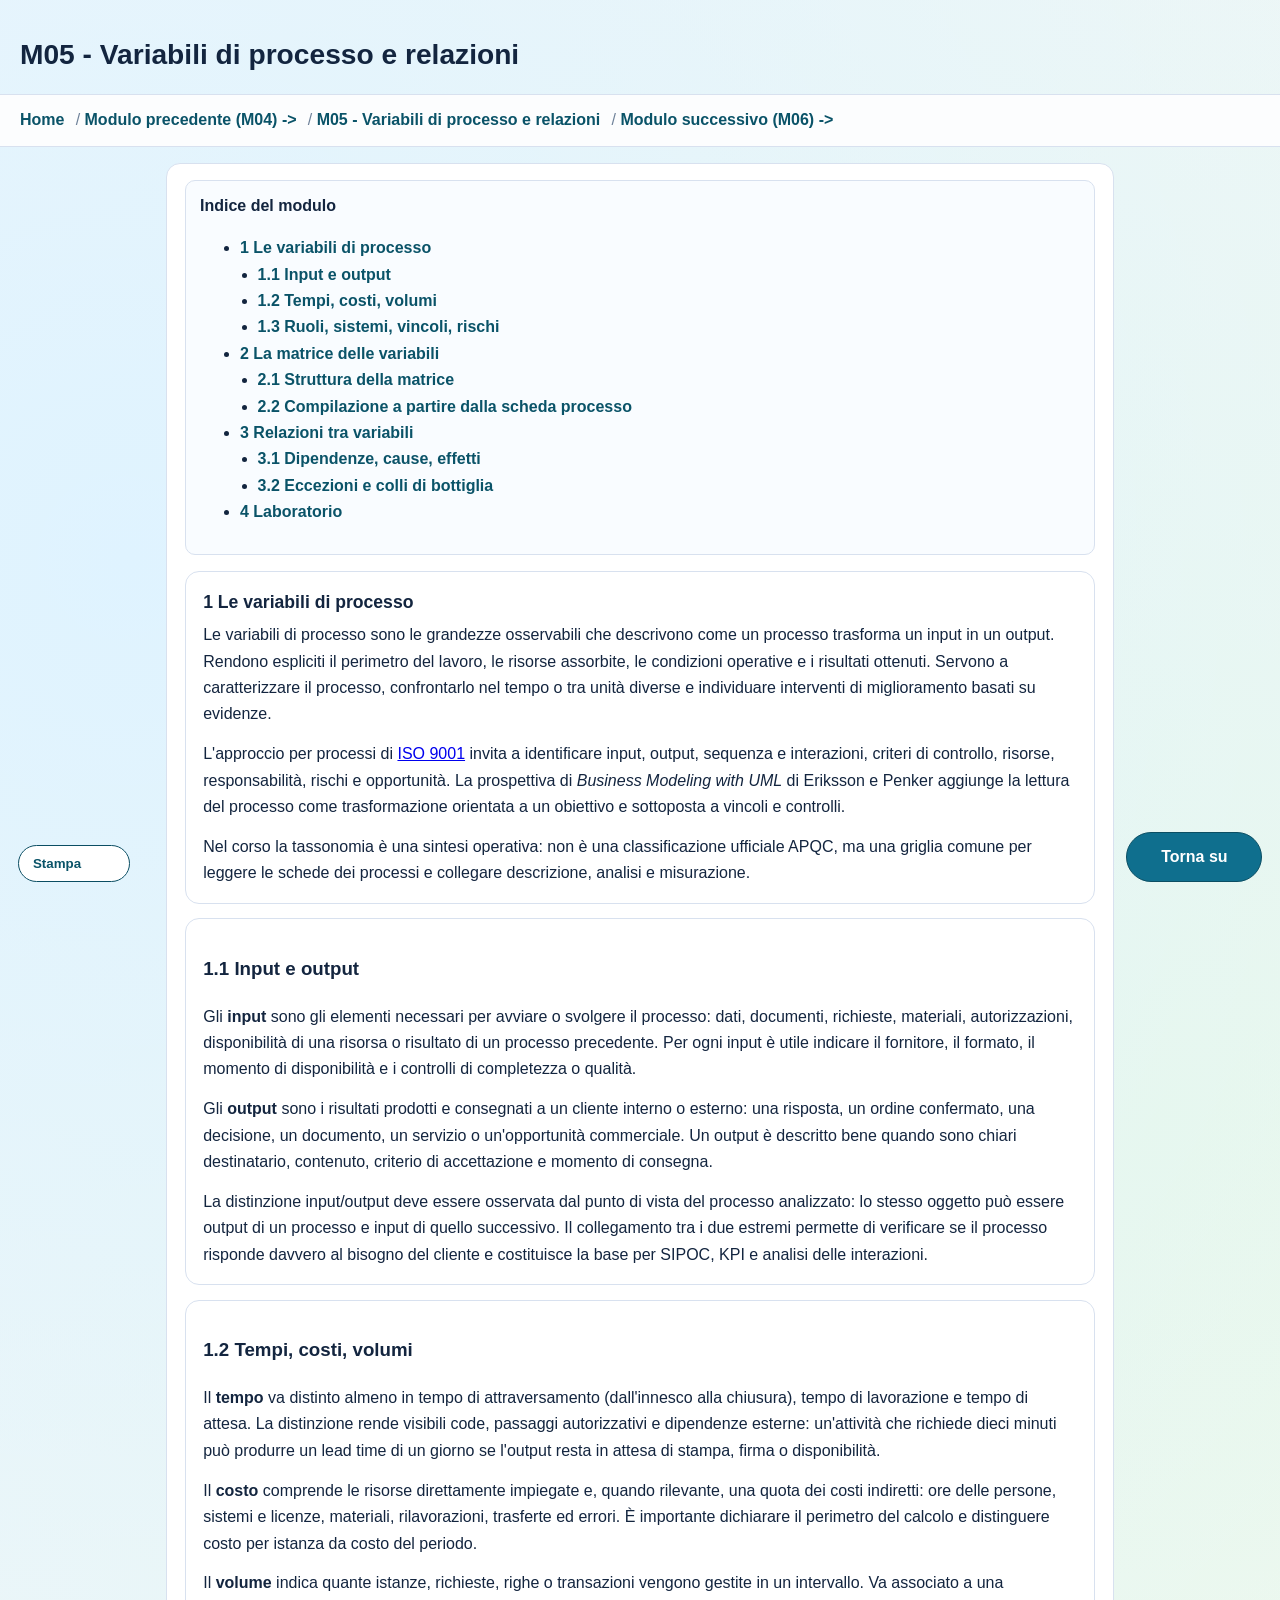
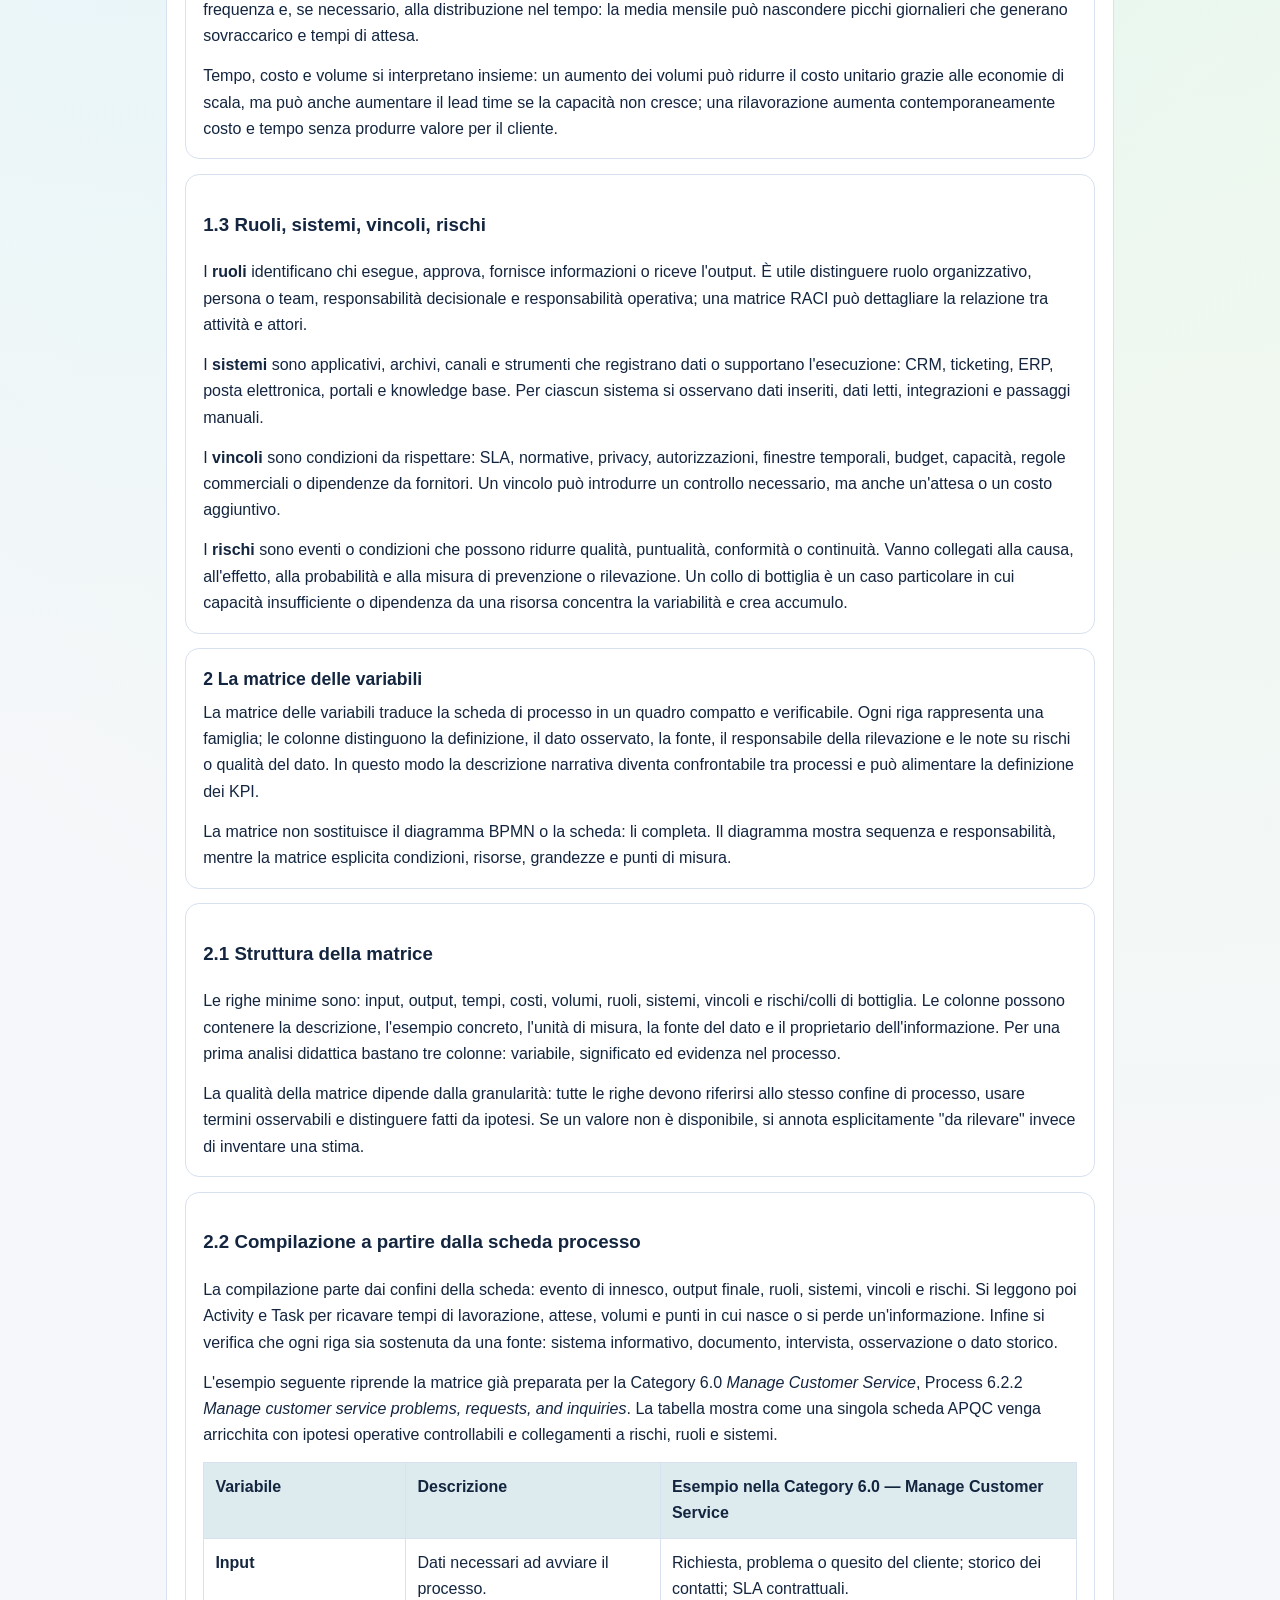
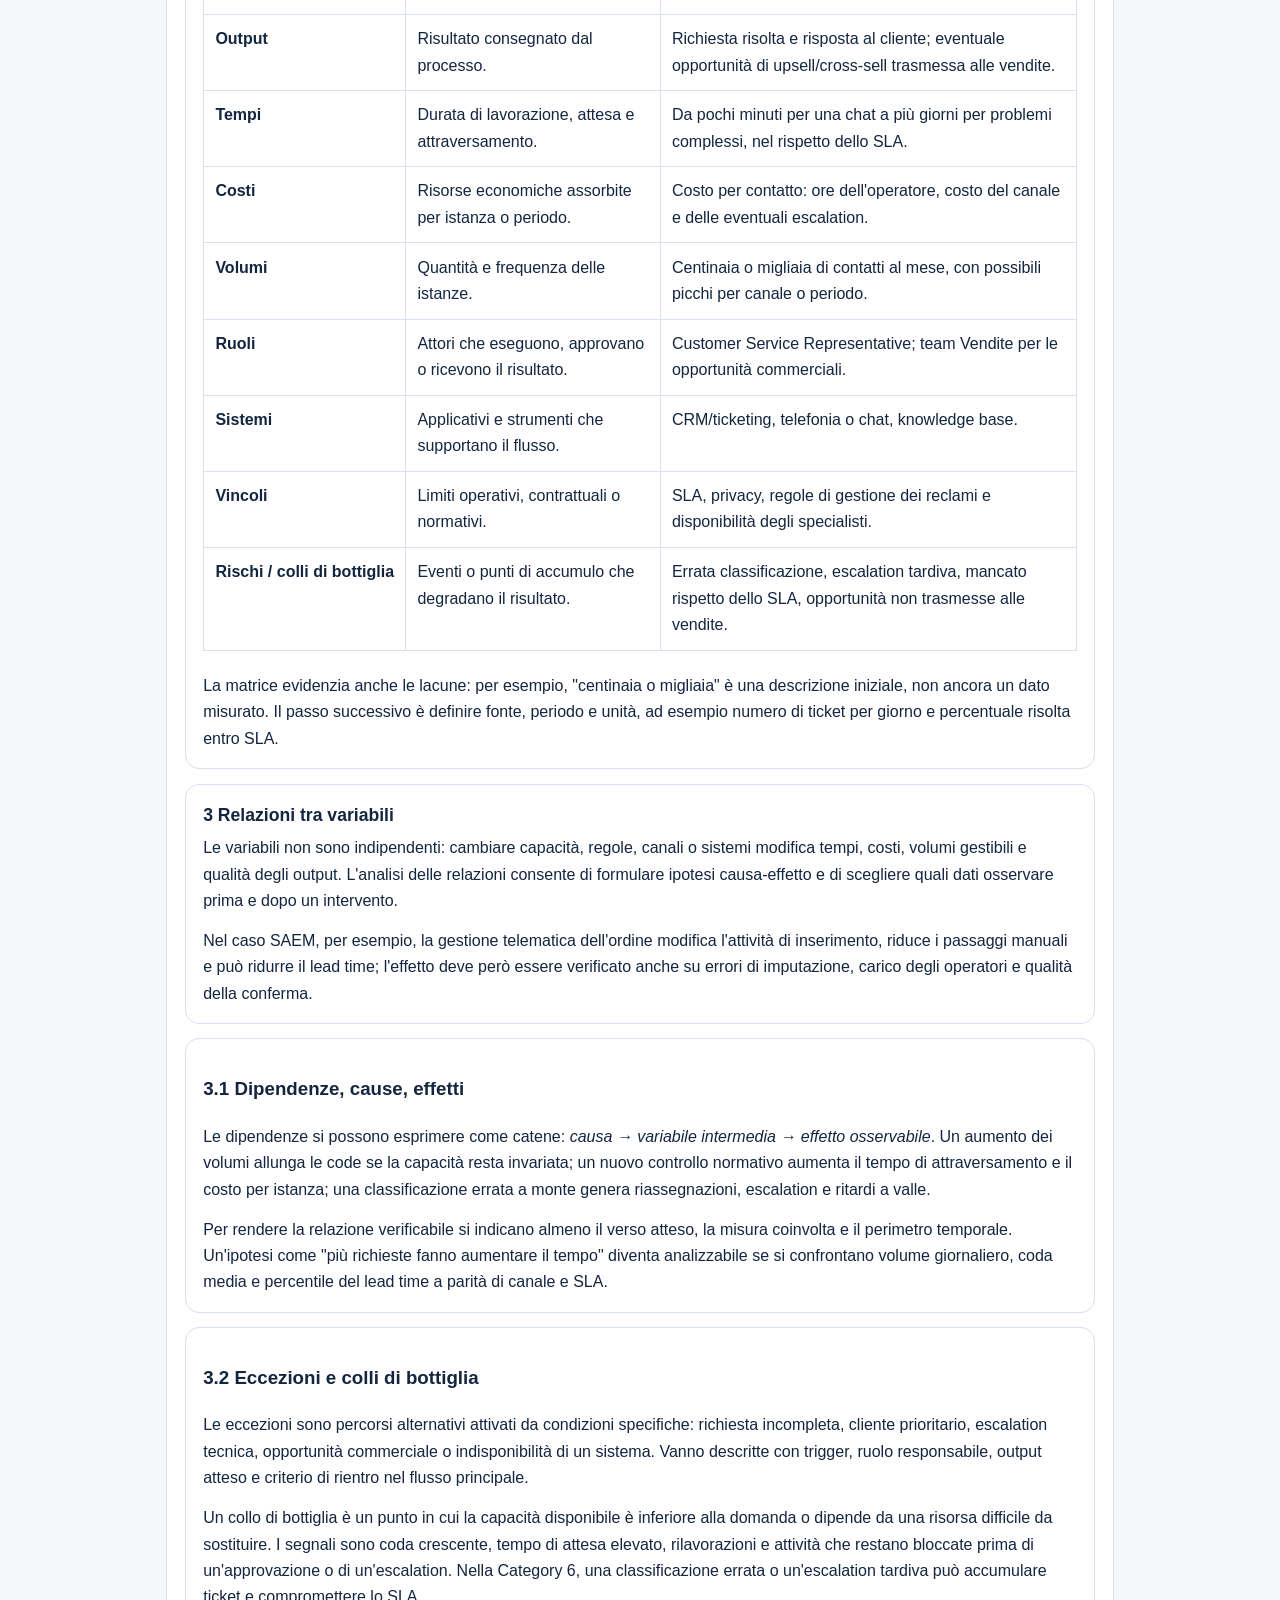
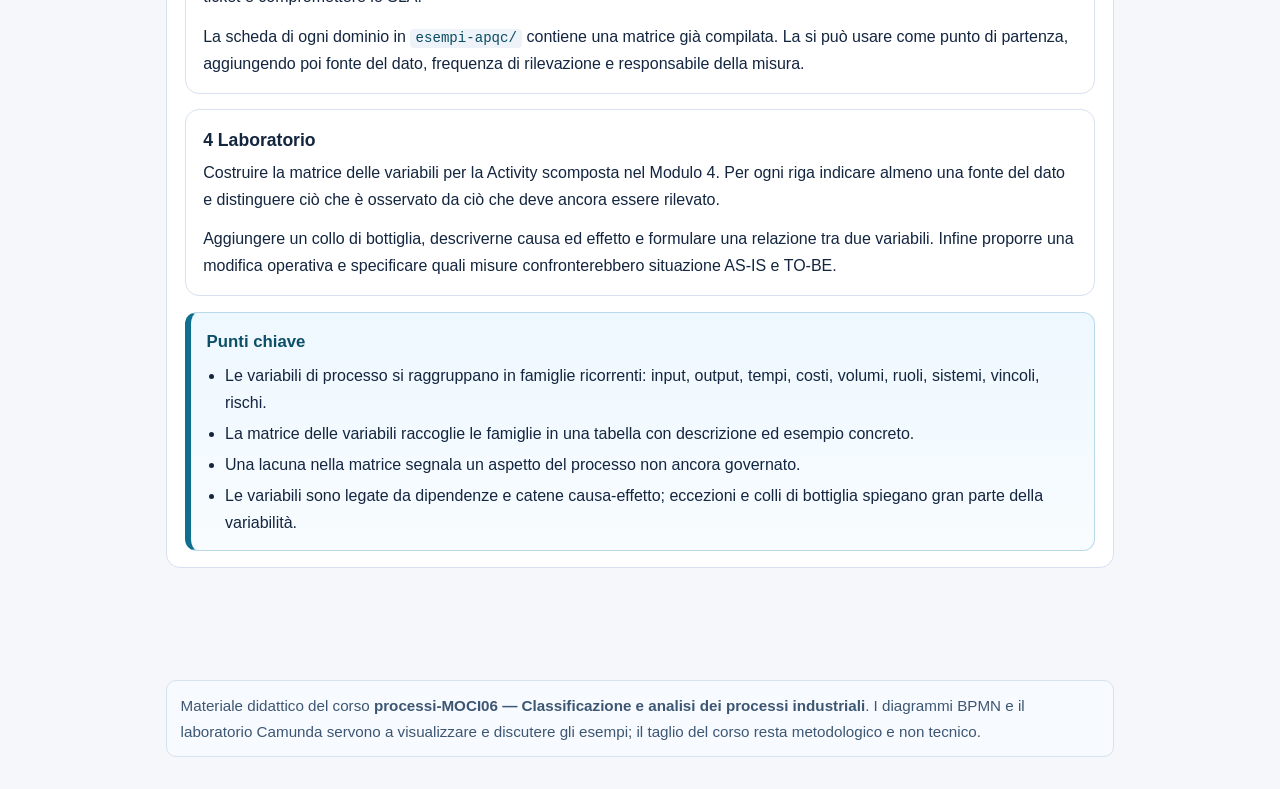
<file: site/chapters/chapter-05.html>
<!doctype html>
<html lang="it">
<head>
<meta charset="utf-8">
<meta name="viewport" content="width=device-width, initial-scale=1.0">
<title>M05 - Variabili di processo e relazioni</title>
<link rel="stylesheet" href="../assets/css/main.css">
<script defer src="../assets/js/back-to-top.js"></script>
</head>
<body>
<header class="hero" id="top">
 <h1>M05 - Variabili di processo e relazioni</h1>
</header>
<nav class="primary-nav" id="primary-nav" aria-label="Navigazione">
   <a href="../index.html">Home</a>
   <a href="chapter-04.html">Modulo precedente (M04)</a>
   <a href="chapter-05.html" aria-current="page">M05 - Variabili di processo e relazioni</a>
   <a href="chapter-06.html">Modulo successivo (M06)</a>
</nav>
<main class="content">
 <article>
  <section class="section-toc">
   <h2>Indice del modulo</h2>
   <ul>
    <li><a href="#s01">1 Le variabili di processo</a></li><li style="margin-left:1.1rem"><a href="#s02">1.1 Input e output</a></li><li style="margin-left:1.1rem"><a href="#s03">1.2 Tempi, costi, volumi</a></li><li style="margin-left:1.1rem"><a href="#s04">1.3 Ruoli, sistemi, vincoli, rischi</a></li><li><a href="#s05">2 La matrice delle variabili</a></li><li style="margin-left:1.1rem"><a href="#s06">2.1 Struttura della matrice</a></li><li style="margin-left:1.1rem"><a href="#s07">2.2 Compilazione a partire dalla scheda processo</a></li><li><a href="#s08">3 Relazioni tra variabili</a></li><li style="margin-left:1.1rem"><a href="#s09">3.1 Dipendenze, cause, effetti</a></li><li style="margin-left:1.1rem"><a href="#s10">3.2 Eccezioni e colli di bottiglia</a></li><li><a href="#s11">4 Laboratorio</a></li>
   </ul>
  </section>
<section class="study-section" id="s01">
  <h2>1 Le variabili di processo</h2>
  <p>Le variabili di processo sono le grandezze osservabili che descrivono come un processo trasforma un input in un output. Rendono espliciti il perimetro del lavoro, le risorse assorbite, le condizioni operative e i risultati ottenuti. Servono a caratterizzare il processo, confrontarlo nel tempo o tra unità diverse e individuare interventi di miglioramento basati su evidenze.</p>
  <p>L'approccio per processi di <a href="https://www.iso.org/iso/iso9001_2015_process_approach.pdf" target="_blank" rel="noopener noreferrer">ISO 9001</a> invita a identificare input, output, sequenza e interazioni, criteri di controllo, risorse, responsabilità, rischi e opportunità. La prospettiva di <em>Business Modeling with UML</em> di Eriksson e Penker aggiunge la lettura del processo come trasformazione orientata a un obiettivo e sottoposta a vincoli e controlli.</p>
  <p>Nel corso la tassonomia è una sintesi operativa: non è una classificazione ufficiale APQC, ma una griglia comune per leggere le schede dei processi e collegare descrizione, analisi e misurazione.</p>
</section>
<section class="study-section" id="s02">
  <h3>1.1 Input e output</h3>
  <p>Gli <strong>input</strong> sono gli elementi necessari per avviare o svolgere il processo: dati, documenti, richieste, materiali, autorizzazioni, disponibilità di una risorsa o risultato di un processo precedente. Per ogni input è utile indicare il fornitore, il formato, il momento di disponibilità e i controlli di completezza o qualità.</p>
  <p>Gli <strong>output</strong> sono i risultati prodotti e consegnati a un cliente interno o esterno: una risposta, un ordine confermato, una decisione, un documento, un servizio o un'opportunità commerciale. Un output è descritto bene quando sono chiari destinatario, contenuto, criterio di accettazione e momento di consegna.</p>
  <p>La distinzione input/output deve essere osservata dal punto di vista del processo analizzato: lo stesso oggetto può essere output di un processo e input di quello successivo. Il collegamento tra i due estremi permette di verificare se il processo risponde davvero al bisogno del cliente e costituisce la base per SIPOC, KPI e analisi delle interazioni.</p>
</section>
<section class="study-section" id="s03">
  <h3>1.2 Tempi, costi, volumi</h3>
  <p>Il <strong>tempo</strong> va distinto almeno in tempo di attraversamento (dall'innesco alla chiusura), tempo di lavorazione e tempo di attesa. La distinzione rende visibili code, passaggi autorizzativi e dipendenze esterne: un'attività che richiede dieci minuti può produrre un lead time di un giorno se l'output resta in attesa di stampa, firma o disponibilità.</p>
  <p>Il <strong>costo</strong> comprende le risorse direttamente impiegate e, quando rilevante, una quota dei costi indiretti: ore delle persone, sistemi e licenze, materiali, rilavorazioni, trasferte ed errori. È importante dichiarare il perimetro del calcolo e distinguere costo per istanza da costo del periodo.</p>
  <p>Il <strong>volume</strong> indica quante istanze, richieste, righe o transazioni vengono gestite in un intervallo. Va associato a una frequenza e, se necessario, alla distribuzione nel tempo: la media mensile può nascondere picchi giornalieri che generano sovraccarico e tempi di attesa.</p>
  <p>Tempo, costo e volume si interpretano insieme: un aumento dei volumi può ridurre il costo unitario grazie alle economie di scala, ma può anche aumentare il lead time se la capacità non cresce; una rilavorazione aumenta contemporaneamente costo e tempo senza produrre valore per il cliente.</p>
</section>
<section class="study-section" id="s04">
  <h3>1.3 Ruoli, sistemi, vincoli, rischi</h3>
  <p>I <strong>ruoli</strong> identificano chi esegue, approva, fornisce informazioni o riceve l'output. È utile distinguere ruolo organizzativo, persona o team, responsabilità decisionale e responsabilità operativa; una matrice RACI può dettagliare la relazione tra attività e attori.</p>
  <p>I <strong>sistemi</strong> sono applicativi, archivi, canali e strumenti che registrano dati o supportano l'esecuzione: CRM, ticketing, ERP, posta elettronica, portali e knowledge base. Per ciascun sistema si osservano dati inseriti, dati letti, integrazioni e passaggi manuali.</p>
  <p>I <strong>vincoli</strong> sono condizioni da rispettare: SLA, normative, privacy, autorizzazioni, finestre temporali, budget, capacità, regole commerciali o dipendenze da fornitori. Un vincolo può introdurre un controllo necessario, ma anche un'attesa o un costo aggiuntivo.</p>
  <p>I <strong>rischi</strong> sono eventi o condizioni che possono ridurre qualità, puntualità, conformità o continuità. Vanno collegati alla causa, all'effetto, alla probabilità e alla misura di prevenzione o rilevazione. Un collo di bottiglia è un caso particolare in cui capacità insufficiente o dipendenza da una risorsa concentra la variabilità e crea accumulo.</p>
</section>
<section class="study-section" id="s05">
  <h2>2 La matrice delle variabili</h2>
  <p>La matrice delle variabili traduce la scheda di processo in un quadro compatto e verificabile. Ogni riga rappresenta una famiglia; le colonne distinguono la definizione, il dato osservato, la fonte, il responsabile della rilevazione e le note su rischi o qualità del dato. In questo modo la descrizione narrativa diventa confrontabile tra processi e può alimentare la definizione dei KPI.</p>
  <p>La matrice non sostituisce il diagramma BPMN o la scheda: li completa. Il diagramma mostra sequenza e responsabilità, mentre la matrice esplicita condizioni, risorse, grandezze e punti di misura.</p>
</section>
<section class="study-section" id="s06">
  <h3>2.1 Struttura della matrice</h3>
  <p>Le righe minime sono: input, output, tempi, costi, volumi, ruoli, sistemi, vincoli e rischi/colli di bottiglia. Le colonne possono contenere la descrizione, l&#x27;esempio concreto, l&#x27;unità di misura, la fonte del dato e il proprietario dell&#x27;informazione. Per una prima analisi didattica bastano tre colonne: variabile, significato ed evidenza nel processo.</p>
  <p>La qualità della matrice dipende dalla granularità: tutte le righe devono riferirsi allo stesso confine di processo, usare termini osservabili e distinguere fatti da ipotesi. Se un valore non è disponibile, si annota esplicitamente &quot;da rilevare&quot; invece di inventare una stima.</p>
</section>
<section class="study-section" id="s07">
  <h3>2.2 Compilazione a partire dalla scheda processo</h3>
  <p>La compilazione parte dai confini della scheda: evento di innesco, output finale, ruoli, sistemi, vincoli e rischi. Si leggono poi Activity e Task per ricavare tempi di lavorazione, attese, volumi e punti in cui nasce o si perde un&#x27;informazione. Infine si verifica che ogni riga sia sostenuta da una fonte: sistema informativo, documento, intervista, osservazione o dato storico.</p>
  <p>L'esempio seguente riprende la matrice già preparata per la Category 6.0 <em>Manage Customer Service</em>, Process 6.2.2 <em>Manage customer service problems, requests, and inquiries</em>. La tabella mostra come una singola scheda APQC venga arricchita con ipotesi operative controllabili e collegamenti a rischi, ruoli e sistemi.</p>
  <div class="table-wrap"><table class="pcf-table"><thead><tr><th>Variabile</th><th>Descrizione</th><th>Esempio nella Category 6.0 — Manage Customer Service</th></tr></thead><tbody><tr><td><strong>Input</strong></td><td>Dati necessari ad avviare il processo.</td><td>Richiesta, problema o quesito del cliente; storico dei contatti; SLA contrattuali.</td></tr><tr><td><strong>Output</strong></td><td>Risultato consegnato dal processo.</td><td>Richiesta risolta e risposta al cliente; eventuale opportunità di upsell/cross-sell trasmessa alle vendite.</td></tr><tr><td><strong>Tempi</strong></td><td>Durata di lavorazione, attesa e attraversamento.</td><td>Da pochi minuti per una chat a più giorni per problemi complessi, nel rispetto dello SLA.</td></tr><tr><td><strong>Costi</strong></td><td>Risorse economiche assorbite per istanza o periodo.</td><td>Costo per contatto: ore dell'operatore, costo del canale e delle eventuali escalation.</td></tr><tr><td><strong>Volumi</strong></td><td>Quantità e frequenza delle istanze.</td><td>Centinaia o migliaia di contatti al mese, con possibili picchi per canale o periodo.</td></tr><tr><td><strong>Ruoli</strong></td><td>Attori che eseguono, approvano o ricevono il risultato.</td><td>Customer Service Representative; team Vendite per le opportunità commerciali.</td></tr><tr><td><strong>Sistemi</strong></td><td>Applicativi e strumenti che supportano il flusso.</td><td>CRM/ticketing, telefonia o chat, knowledge base.</td></tr><tr><td><strong>Vincoli</strong></td><td>Limiti operativi, contrattuali o normativi.</td><td>SLA, privacy, regole di gestione dei reclami e disponibilità degli specialisti.</td></tr><tr><td><strong>Rischi / colli di bottiglia</strong></td><td>Eventi o punti di accumulo che degradano il risultato.</td><td>Errata classificazione, escalation tardiva, mancato rispetto dello SLA, opportunità non trasmesse alle vendite.</td></tr></tbody></table></div>
  <p>La matrice evidenzia anche le lacune: per esempio, &quot;centinaia o migliaia&quot; è una descrizione iniziale, non ancora un dato misurato. Il passo successivo è definire fonte, periodo e unità, ad esempio numero di ticket per giorno e percentuale risolta entro SLA.</p>
</section>
<section class="study-section" id="s08">
  <h2>3 Relazioni tra variabili</h2>
  <p>Le variabili non sono indipendenti: cambiare capacità, regole, canali o sistemi modifica tempi, costi, volumi gestibili e qualità degli output. L&#x27;analisi delle relazioni consente di formulare ipotesi causa-effetto e di scegliere quali dati osservare prima e dopo un intervento.</p>
  <p>Nel caso SAEM, per esempio, la gestione telematica dell&#x27;ordine modifica l&#x27;attività di inserimento, riduce i passaggi manuali e può ridurre il lead time; l&#x27;effetto deve però essere verificato anche su errori di imputazione, carico degli operatori e qualità della conferma.</p>
</section>
<section class="study-section" id="s09">
  <h3>3.1 Dipendenze, cause, effetti</h3>
  <p>Le dipendenze si possono esprimere come catene: <em>causa → variabile intermedia → effetto osservabile</em>. Un aumento dei volumi allunga le code se la capacità resta invariata; un nuovo controllo normativo aumenta il tempo di attraversamento e il costo per istanza; una classificazione errata a monte genera riassegnazioni, escalation e ritardi a valle.</p>
  <p>Per rendere la relazione verificabile si indicano almeno il verso atteso, la misura coinvolta e il perimetro temporale. Un&#x27;ipotesi come &quot;più richieste fanno aumentare il tempo&quot; diventa analizzabile se si confrontano volume giornaliero, coda media e percentile del lead time a parità di canale e SLA.</p>
</section>
<section class="study-section" id="s10">
  <h3>3.2 Eccezioni e colli di bottiglia</h3>
  <p>Le eccezioni sono percorsi alternativi attivati da condizioni specifiche: richiesta incompleta, cliente prioritario, escalation tecnica, opportunità commerciale o indisponibilità di un sistema. Vanno descritte con trigger, ruolo responsabile, output atteso e criterio di rientro nel flusso principale.</p>
  <p>Un collo di bottiglia è un punto in cui la capacità disponibile è inferiore alla domanda o dipende da una risorsa difficile da sostituire. I segnali sono coda crescente, tempo di attesa elevato, rilavorazioni e attività che restano bloccate prima di un&#x27;approvazione o di un&#x27;escalation. Nella Category 6, una classificazione errata o un&#x27;escalation tardiva può accumulare ticket e compromettere lo SLA.</p>
  <p>La scheda di ogni dominio in <code>esempi-apqc/</code> contiene una matrice già compilata. La si può usare come punto di partenza, aggiungendo poi fonte del dato, frequenza di rilevazione e responsabile della misura.</p>
</section>
<section class="study-section" id="s11">
  <h2>4 Laboratorio</h2>
  <p>Costruire la matrice delle variabili per la Activity scomposta nel Modulo 4. Per ogni riga indicare almeno una fonte del dato e distinguere ciò che è osservato da ciò che deve ancora essere rilevato.</p>
  <p>Aggiungere un collo di bottiglia, descriverne causa ed effetto e formulare una relazione tra due variabili. Infine proporre una modifica operativa e specificare quali misure confronterebbero situazione AS-IS e TO-BE.</p>
</section>
  <section class="key-takeaways">
   <h2>Punti chiave</h2>
   <ul>
    <li>Le variabili di processo si raggruppano in famiglie ricorrenti: input, output, tempi, costi, volumi, ruoli, sistemi, vincoli, rischi.</li>
    <li>La matrice delle variabili raccoglie le famiglie in una tabella con descrizione ed esempio concreto.</li>
    <li>Una lacuna nella matrice segnala un aspetto del processo non ancora governato.</li>
    <li>Le variabili sono legate da dipendenze e catene causa-effetto; eccezioni e colli di bottiglia spiegano gran parte della variabilità.</li>
   </ul>
  </section>
 </article>
</main>
<div class="site-footer-note">
 <p>Materiale didattico del corso <strong>processi-MOCI06 — Classificazione e analisi dei processi industriali</strong>. I diagrammi BPMN e il laboratorio Camunda servono a visualizzare e discutere gli esempi; il taglio del corso resta metodologico e non tecnico.</p>
</div>
<button class="print-page" type="button" data-print-page aria-label="Stampa la pagina">Stampa</button>
<a class="back-to-top" href="#top" data-back-to-top aria-hidden="true" tabindex="-1">Torna su</a>
<div class="lightbox" id="lightbox" aria-hidden="true">
 <figure class="lightbox-inner">
  <img id="lightbox-image" alt="">
  <figcaption id="lightbox-caption"></figcaption>
 </figure>
</div>
</body>
</html>
</file>
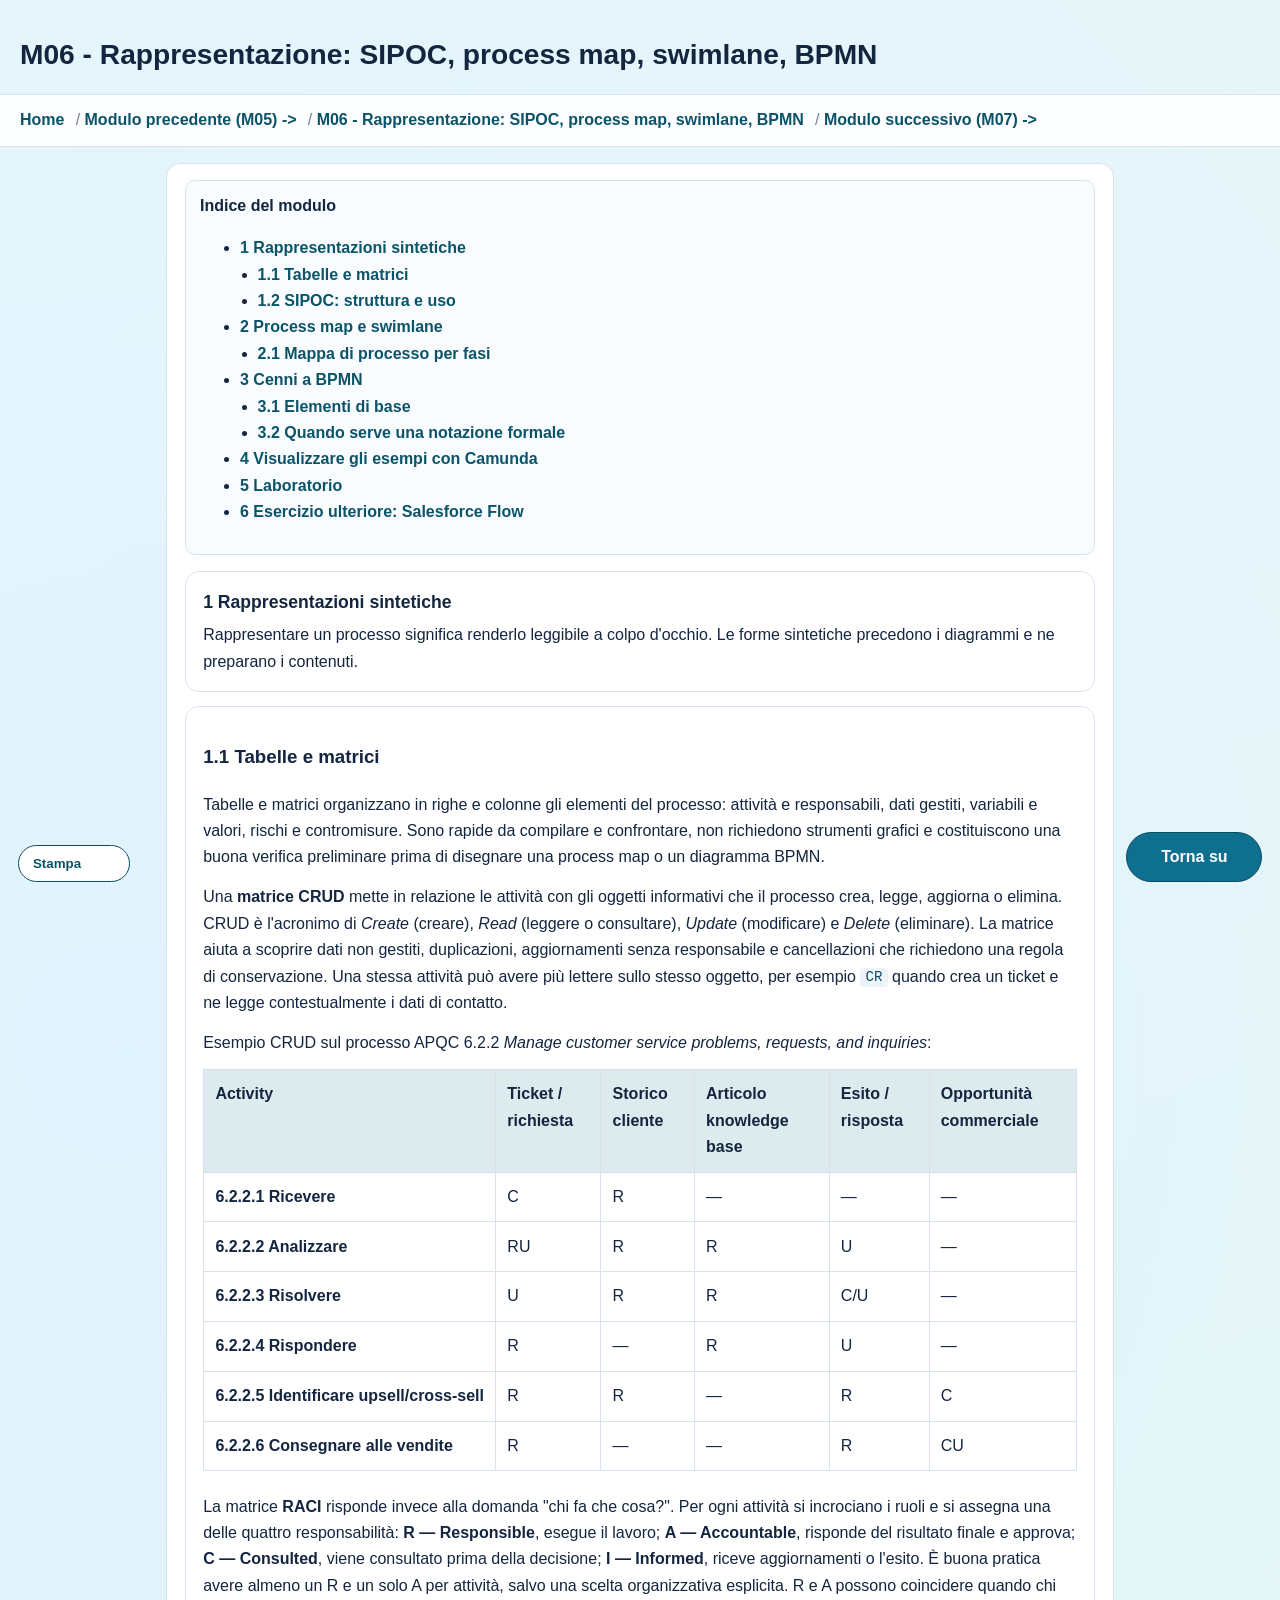
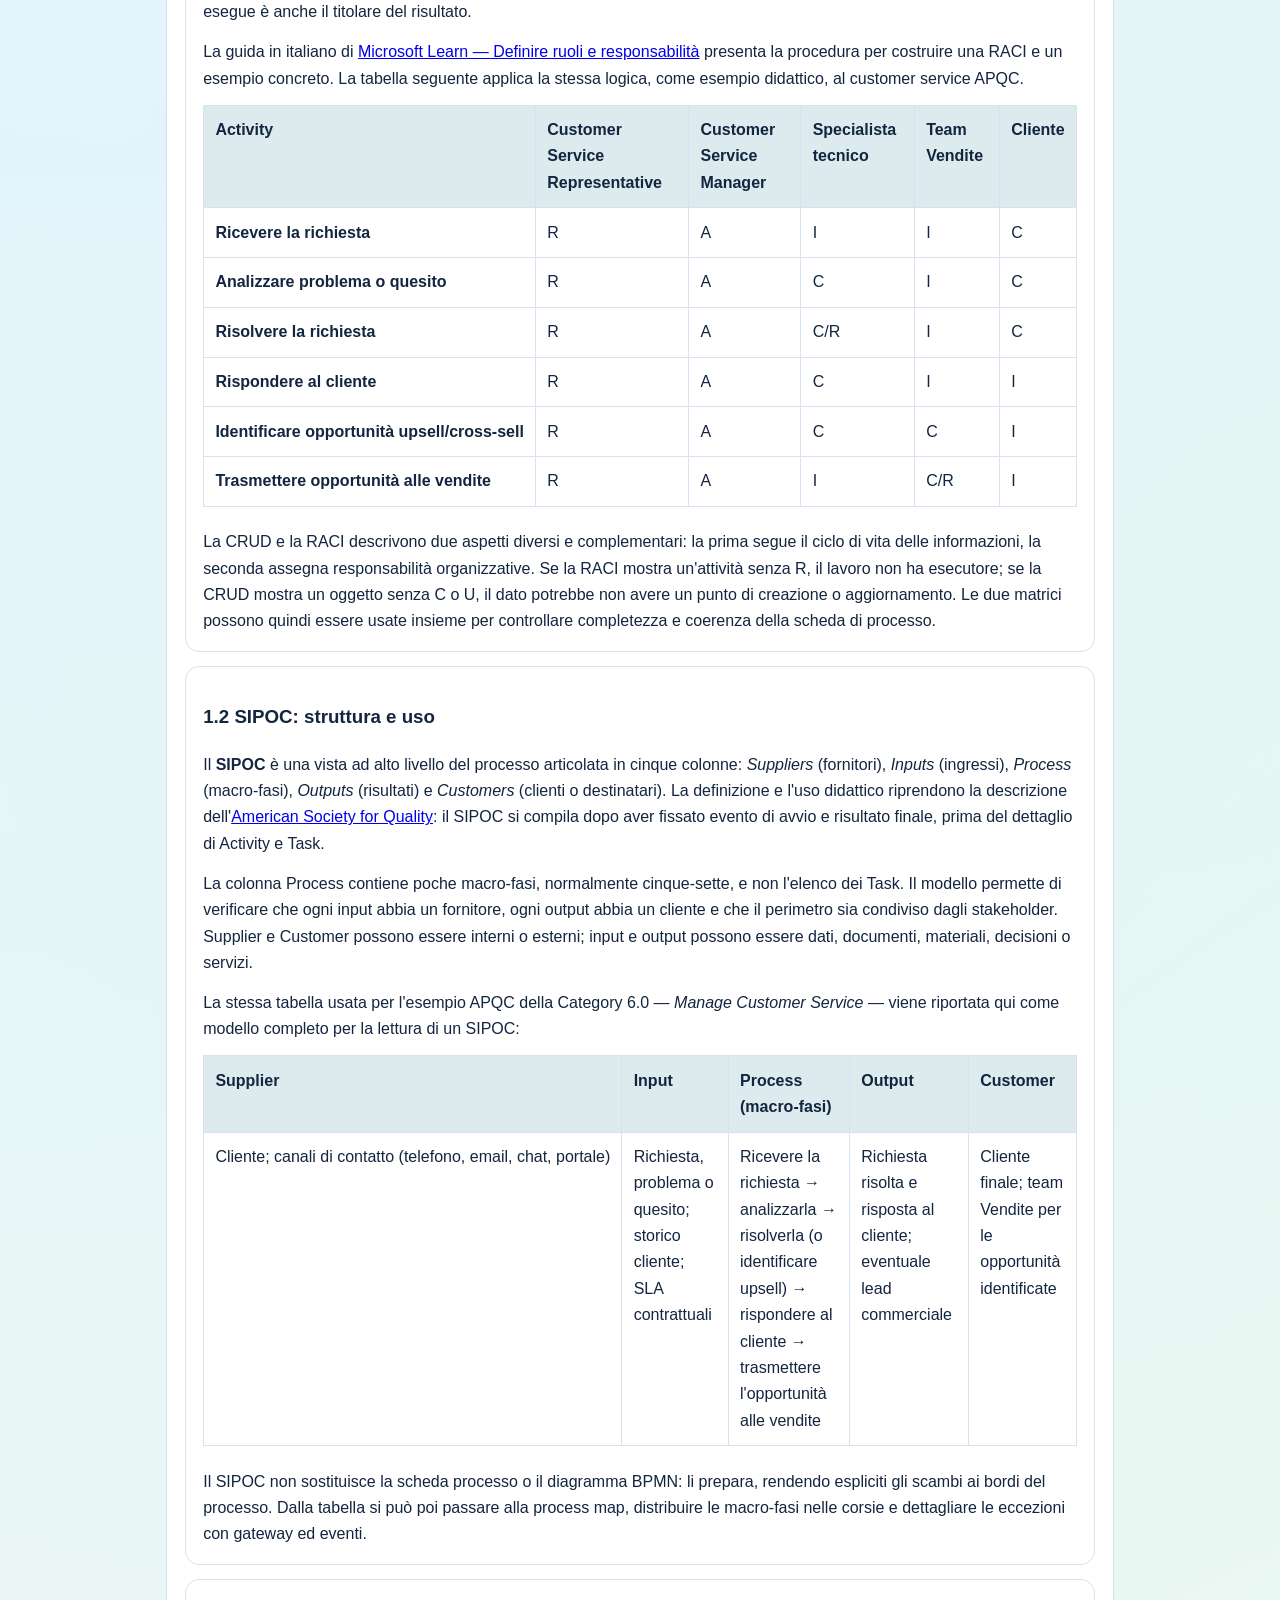
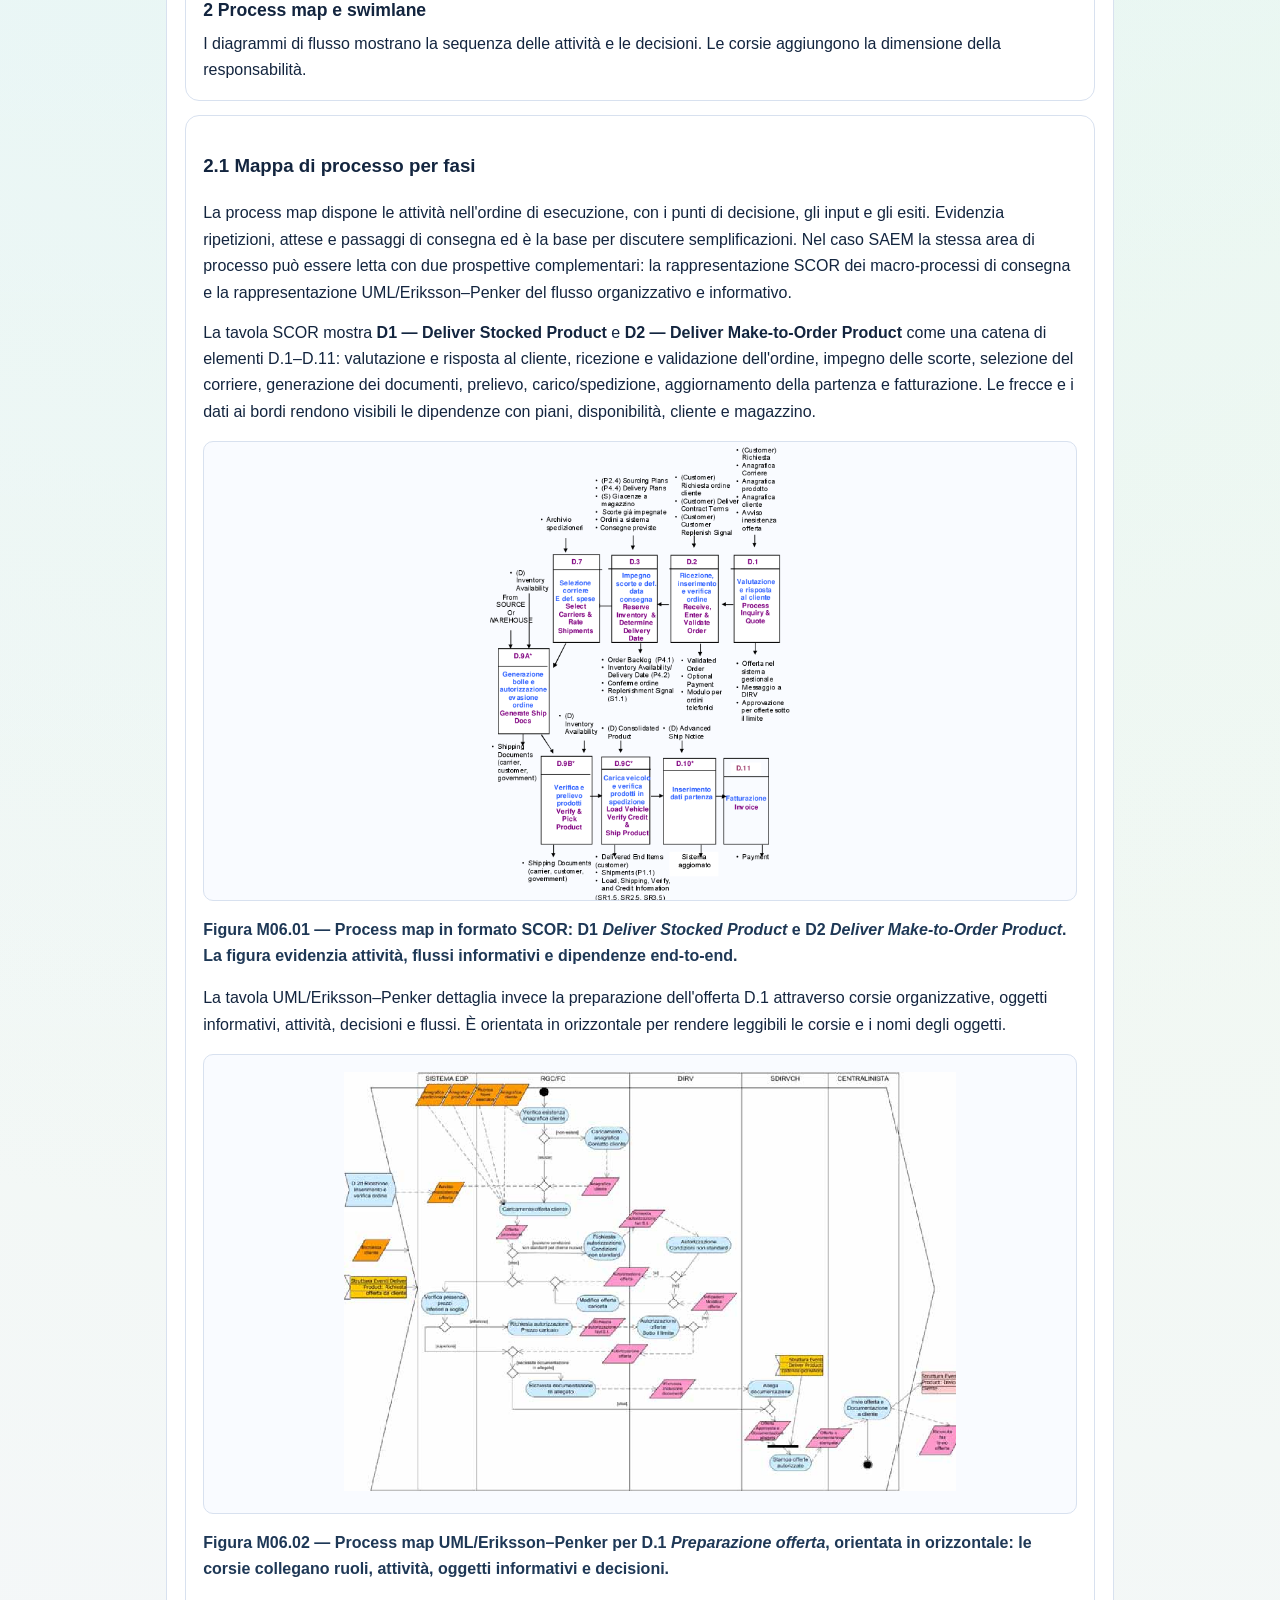
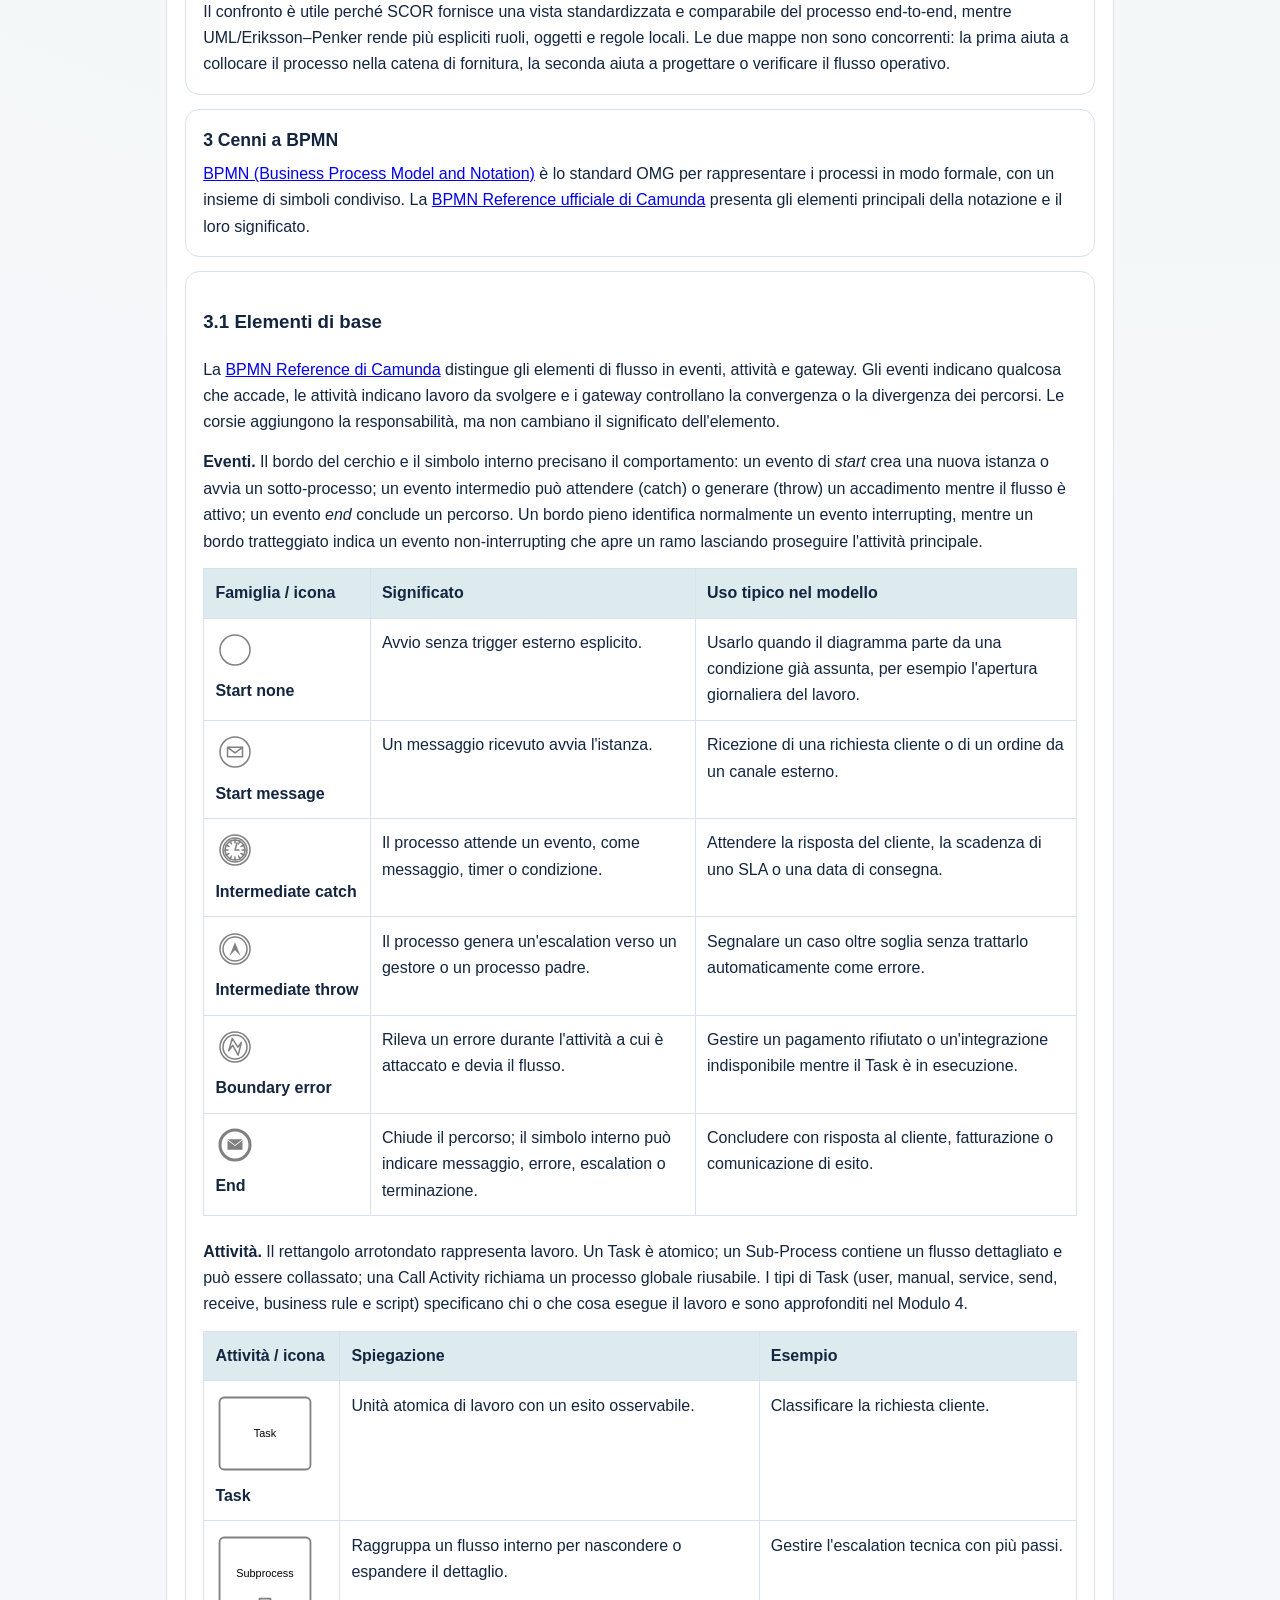
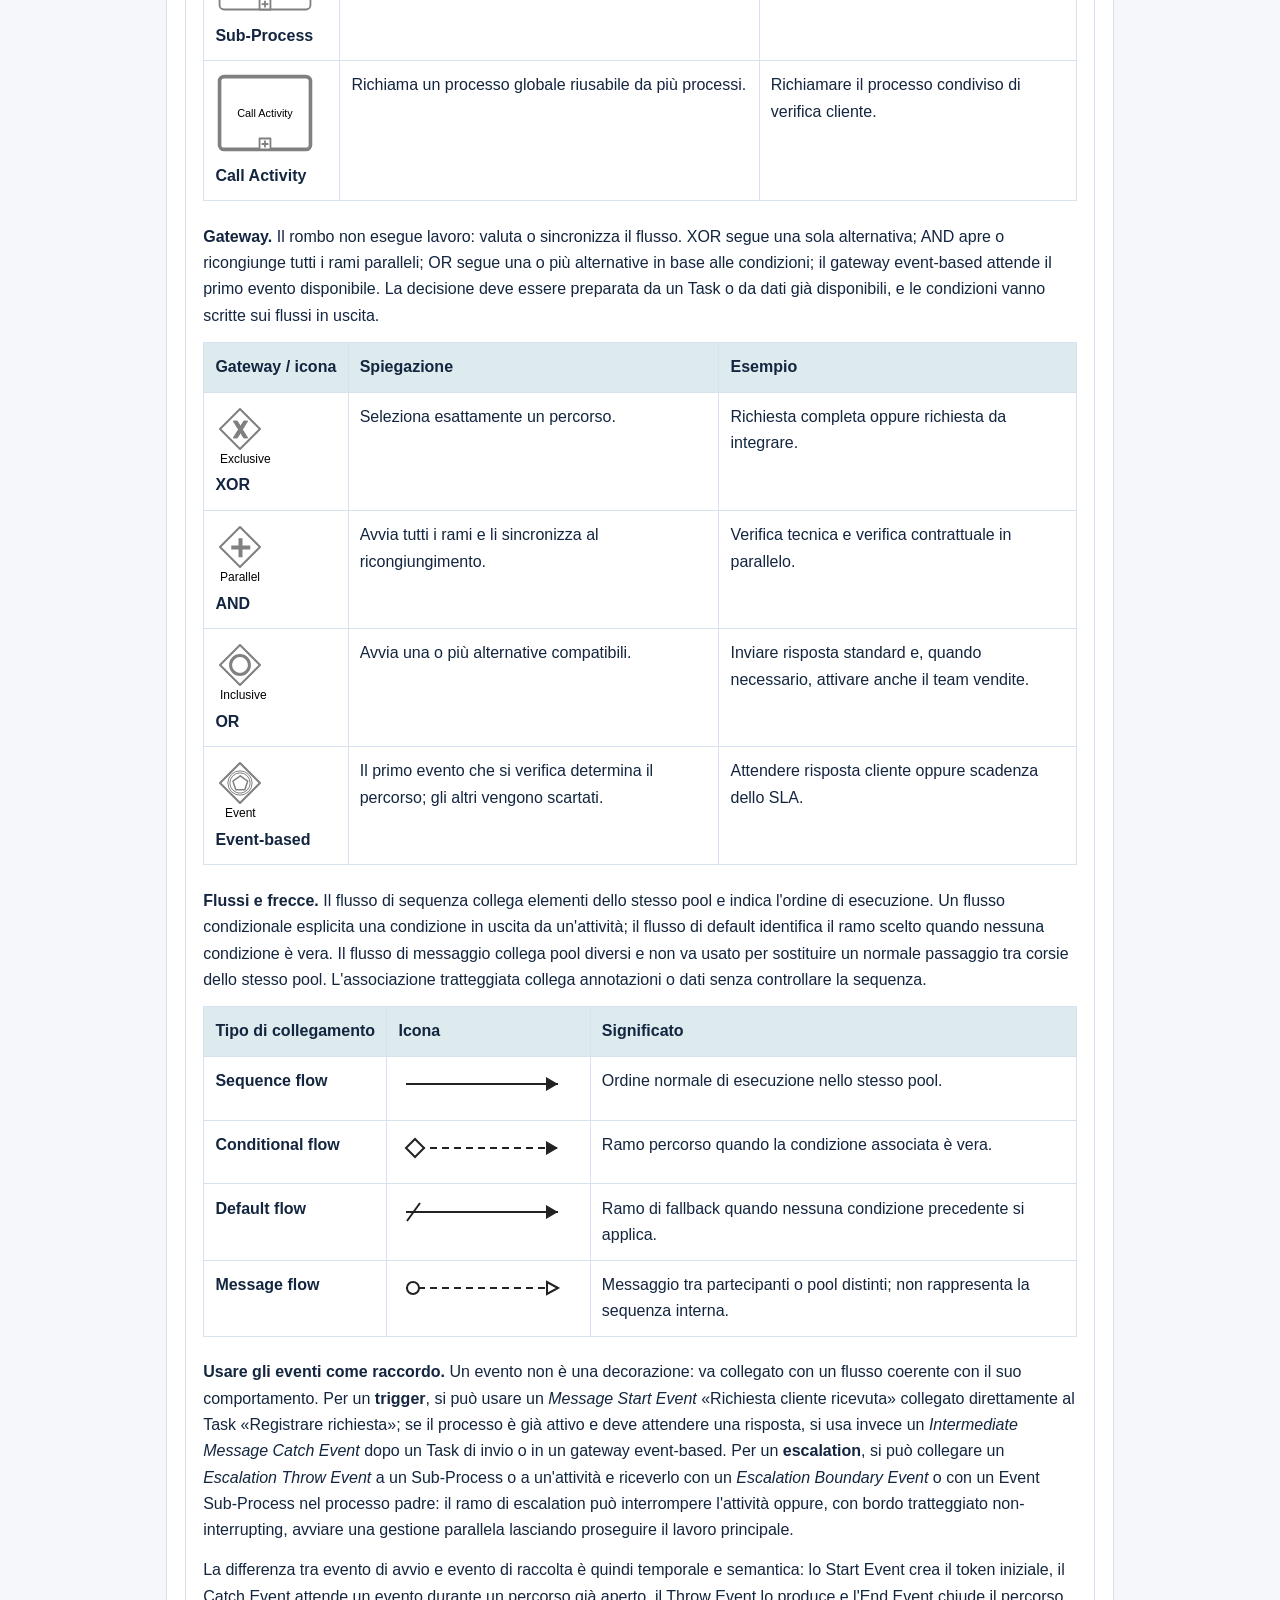
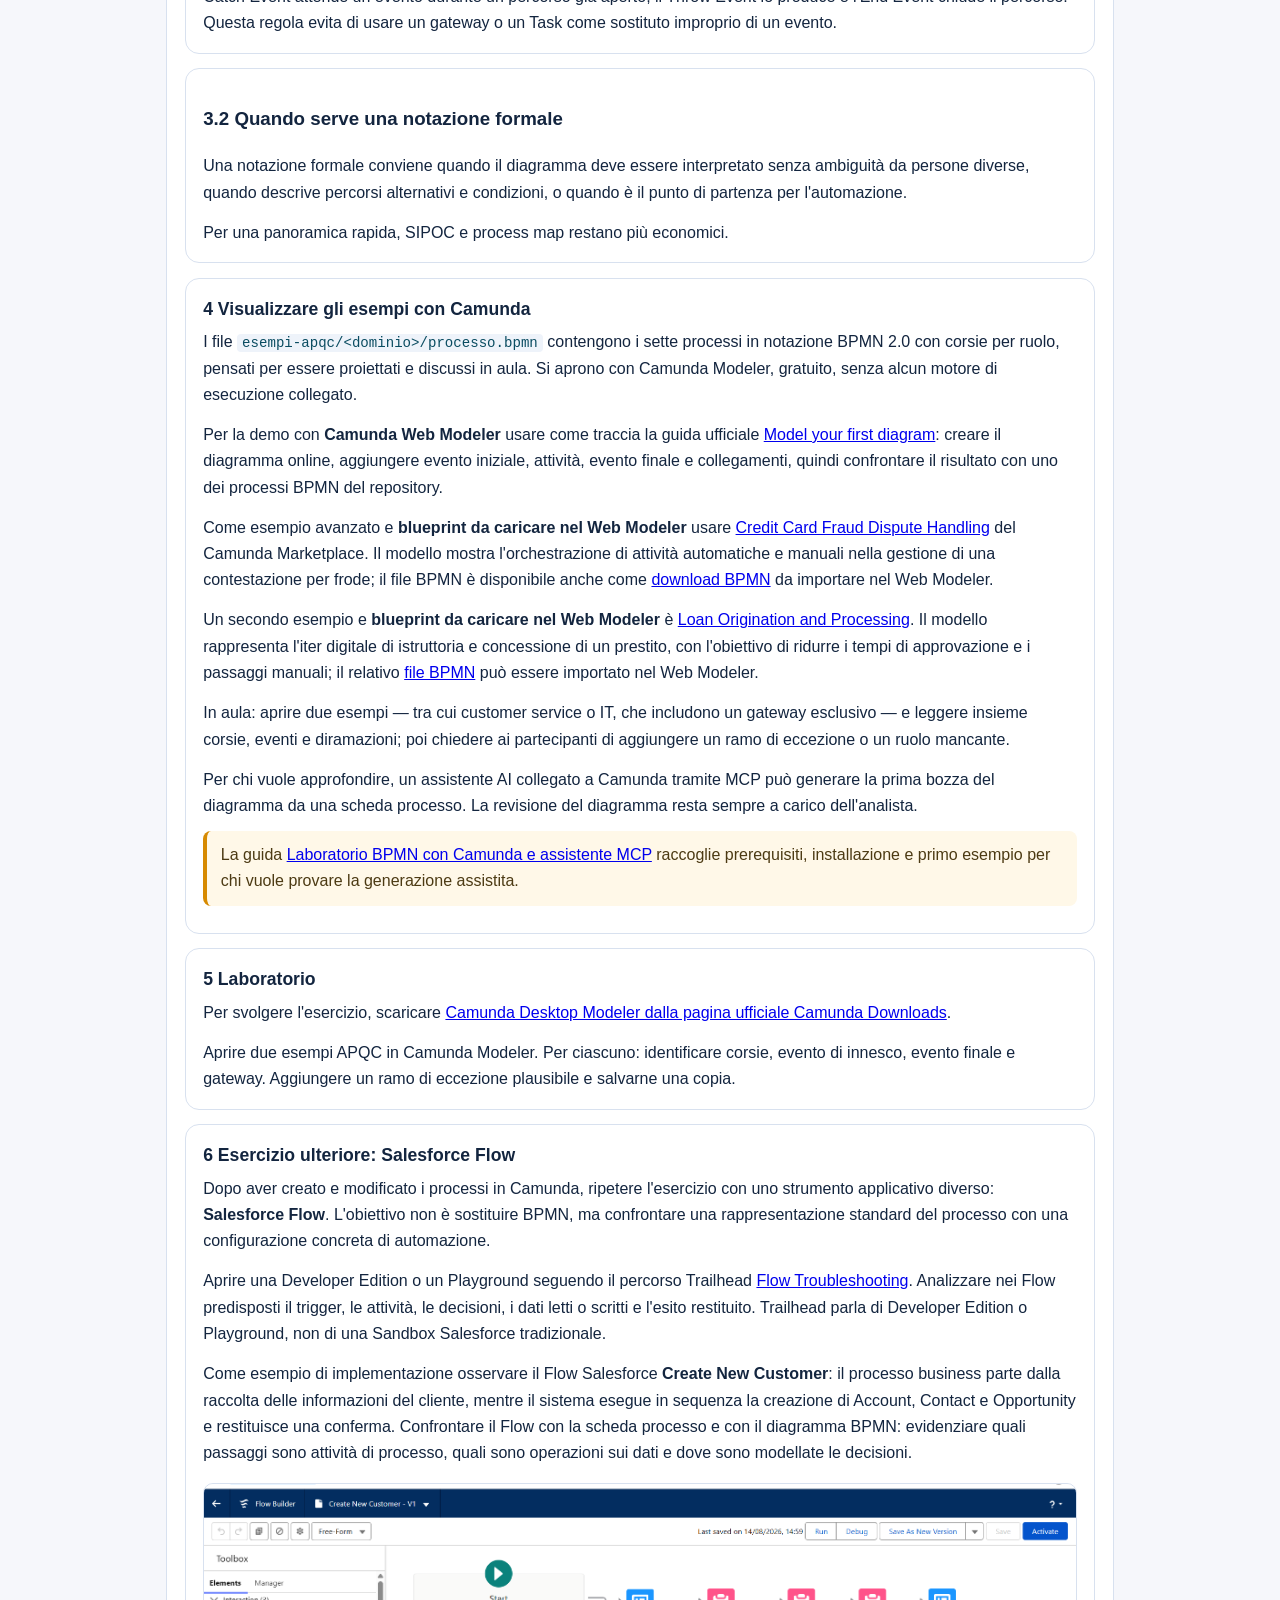
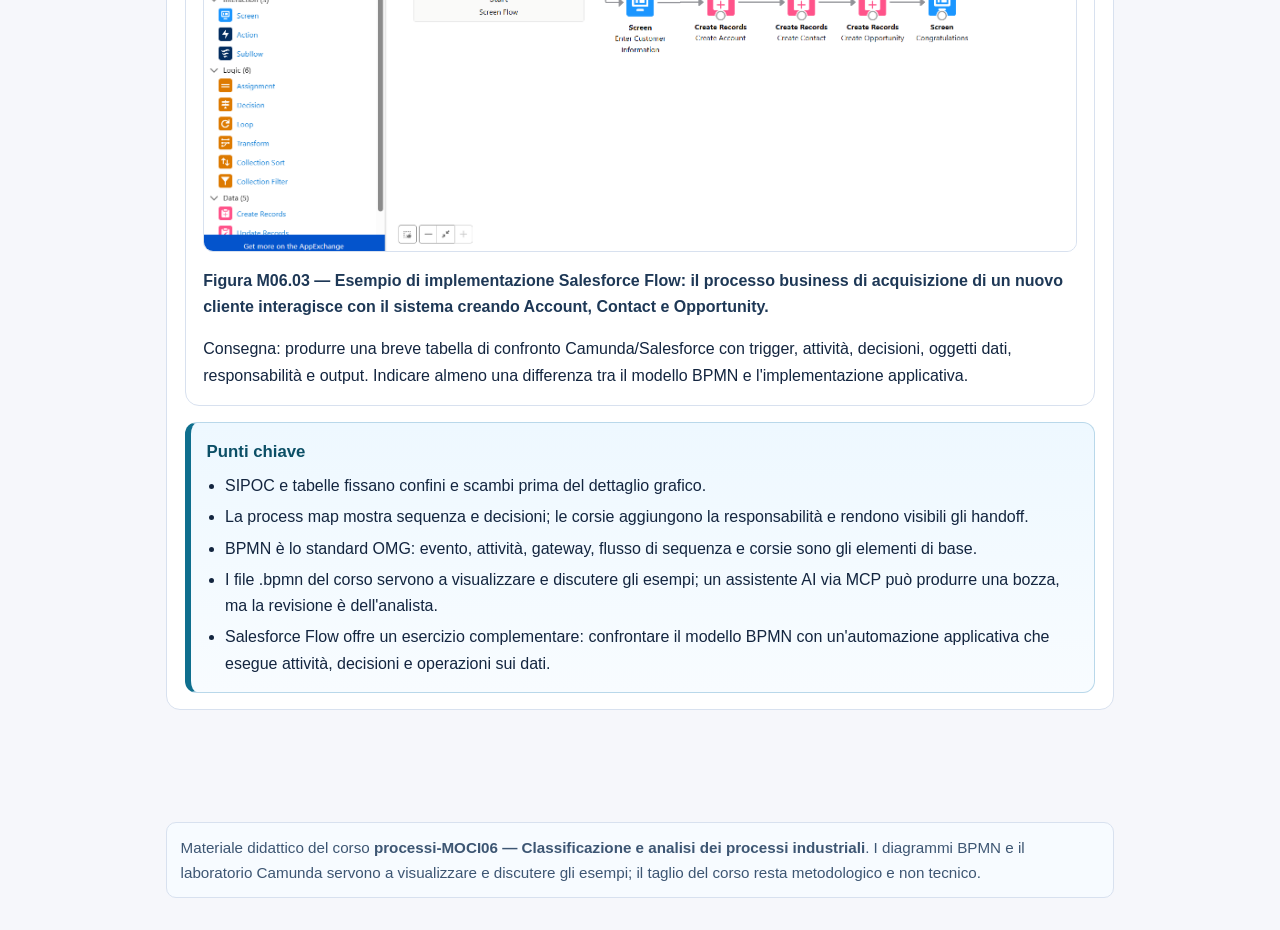
<file: site/chapters/chapter-06.html>
<!doctype html>
<html lang="it">
<head>
<meta charset="utf-8">
<meta name="viewport" content="width=device-width, initial-scale=1.0">
<title>M06 - Rappresentazione: SIPOC, process map, swimlane, BPMN</title>
<link rel="stylesheet" href="../assets/css/main.css">
<script defer src="../assets/js/back-to-top.js"></script>
</head>
<body>
<header class="hero" id="top">
 <h1>M06 - Rappresentazione: SIPOC, process map, swimlane, BPMN</h1>
</header>
<nav class="primary-nav" id="primary-nav" aria-label="Navigazione">
   <a href="../index.html">Home</a>
   <a href="chapter-05.html">Modulo precedente (M05)</a>
   <a href="chapter-06.html" aria-current="page">M06 - Rappresentazione: SIPOC, process map, swimlane, BPMN</a>
   <a href="chapter-07.html">Modulo successivo (M07)</a>
</nav>
<main class="content">
 <article>
  <section class="section-toc">
   <h2>Indice del modulo</h2>
   <ul>
    <li><a href="#s01">1 Rappresentazioni sintetiche</a></li><li style="margin-left:1.1rem"><a href="#s02">1.1 Tabelle e matrici</a></li><li style="margin-left:1.1rem"><a href="#s03">1.2 SIPOC: struttura e uso</a></li><li><a href="#s04">2 Process map e swimlane</a></li><li style="margin-left:1.1rem"><a href="#s05">2.1 Mappa di processo per fasi</a></li><li><a href="#s06">3 Cenni a BPMN</a></li><li style="margin-left:1.1rem"><a href="#s07">3.1 Elementi di base</a></li><li style="margin-left:1.1rem"><a href="#s08">3.2 Quando serve una notazione formale</a></li><li><a href="#s09">4 Visualizzare gli esempi con Camunda</a></li><li><a href="#s10">5 Laboratorio</a></li><li><a href="#s11">6 Esercizio ulteriore: Salesforce Flow</a></li>
   </ul>
  </section>
<section class="study-section" id="s01">
  <h2>1 Rappresentazioni sintetiche</h2>
  <p>Rappresentare un processo significa renderlo leggibile a colpo d&#x27;occhio. Le forme sintetiche precedono i diagrammi e ne preparano i contenuti.</p>
</section>
<section class="study-section" id="s02">
  <h3>1.1 Tabelle e matrici</h3>
  <p>Tabelle e matrici organizzano in righe e colonne gli elementi del processo: attività e responsabili, dati gestiti, variabili e valori, rischi e contromisure. Sono rapide da compilare e confrontare, non richiedono strumenti grafici e costituiscono una buona verifica preliminare prima di disegnare una process map o un diagramma BPMN.</p>
  <p>Una <strong>matrice CRUD</strong> mette in relazione le attività con gli oggetti informativi che il processo crea, legge, aggiorna o elimina. CRUD è l'acronimo di <em>Create</em> (creare), <em>Read</em> (leggere o consultare), <em>Update</em> (modificare) e <em>Delete</em> (eliminare). La matrice aiuta a scoprire dati non gestiti, duplicazioni, aggiornamenti senza responsabile e cancellazioni che richiedono una regola di conservazione. Una stessa attività può avere più lettere sullo stesso oggetto, per esempio <code>CR</code> quando crea un ticket e ne legge contestualmente i dati di contatto.</p>
  <p>Esempio CRUD sul processo APQC 6.2.2 <em>Manage customer service problems, requests, and inquiries</em>:</p>
  <div class="table-wrap"><table class="pcf-table"><thead><tr><th>Activity</th><th>Ticket / richiesta</th><th>Storico cliente</th><th>Articolo knowledge base</th><th>Esito / risposta</th><th>Opportunità commerciale</th></tr></thead><tbody><tr><td><strong>6.2.2.1 Ricevere</strong></td><td>C</td><td>R</td><td>—</td><td>—</td><td>—</td></tr><tr><td><strong>6.2.2.2 Analizzare</strong></td><td>RU</td><td>R</td><td>R</td><td>U</td><td>—</td></tr><tr><td><strong>6.2.2.3 Risolvere</strong></td><td>U</td><td>R</td><td>R</td><td>C/U</td><td>—</td></tr><tr><td><strong>6.2.2.4 Rispondere</strong></td><td>R</td><td>—</td><td>R</td><td>U</td><td>—</td></tr><tr><td><strong>6.2.2.5 Identificare upsell/cross-sell</strong></td><td>R</td><td>R</td><td>—</td><td>R</td><td>C</td></tr><tr><td><strong>6.2.2.6 Consegnare alle vendite</strong></td><td>R</td><td>—</td><td>—</td><td>R</td><td>CU</td></tr></tbody></table></div>
  <p>La matrice <strong>RACI</strong> risponde invece alla domanda "chi fa che cosa?". Per ogni attività si incrociano i ruoli e si assegna una delle quattro responsabilità: <strong>R — Responsible</strong>, esegue il lavoro; <strong>A — Accountable</strong>, risponde del risultato finale e approva; <strong>C — Consulted</strong>, viene consultato prima della decisione; <strong>I — Informed</strong>, riceve aggiornamenti o l'esito. È buona pratica avere almeno un R e un solo A per attività, salvo una scelta organizzativa esplicita. R e A possono coincidere quando chi esegue è anche il titolare del risultato.</p>
  <p>La guida in italiano di <a href="https://learn.microsoft.com/it-it/power-platform/guidance/adoption/roles" target="_blank" rel="noopener noreferrer">Microsoft Learn — Definire ruoli e responsabilità</a> presenta la procedura per costruire una RACI e un esempio concreto. La tabella seguente applica la stessa logica, come esempio didattico, al customer service APQC.</p>
  <div class="table-wrap"><table class="pcf-table"><thead><tr><th>Activity</th><th>Customer Service Representative</th><th>Customer Service Manager</th><th>Specialista tecnico</th><th>Team Vendite</th><th>Cliente</th></tr></thead><tbody><tr><td><strong>Ricevere la richiesta</strong></td><td>R</td><td>A</td><td>I</td><td>I</td><td>C</td></tr><tr><td><strong>Analizzare problema o quesito</strong></td><td>R</td><td>A</td><td>C</td><td>I</td><td>C</td></tr><tr><td><strong>Risolvere la richiesta</strong></td><td>R</td><td>A</td><td>C/R</td><td>I</td><td>C</td></tr><tr><td><strong>Rispondere al cliente</strong></td><td>R</td><td>A</td><td>C</td><td>I</td><td>I</td></tr><tr><td><strong>Identificare opportunità upsell/cross-sell</strong></td><td>R</td><td>A</td><td>C</td><td>C</td><td>I</td></tr><tr><td><strong>Trasmettere opportunità alle vendite</strong></td><td>R</td><td>A</td><td>I</td><td>C/R</td><td>I</td></tr></tbody></table></div>
  <p>La CRUD e la RACI descrivono due aspetti diversi e complementari: la prima segue il ciclo di vita delle informazioni, la seconda assegna responsabilità organizzative. Se la RACI mostra un&#x27;attività senza R, il lavoro non ha esecutore; se la CRUD mostra un oggetto senza C o U, il dato potrebbe non avere un punto di creazione o aggiornamento. Le due matrici possono quindi essere usate insieme per controllare completezza e coerenza della scheda di processo.</p>
</section>
<section class="study-section" id="s03">
  <h3>1.2 SIPOC: struttura e uso</h3>
  <p>Il <strong>SIPOC</strong> è una vista ad alto livello del processo articolata in cinque colonne: <em>Suppliers</em> (fornitori), <em>Inputs</em> (ingressi), <em>Process</em> (macro-fasi), <em>Outputs</em> (risultati) e <em>Customers</em> (clienti o destinatari). La definizione e l'uso didattico riprendono la descrizione dell'<a href="https://asq.org/quality-resources/sipoc" target="_blank" rel="noopener noreferrer">American Society for Quality</a>: il SIPOC si compila dopo aver fissato evento di avvio e risultato finale, prima del dettaglio di Activity e Task.</p>
  <p>La colonna Process contiene poche macro-fasi, normalmente cinque-sette, e non l&#x27;elenco dei Task. Il modello permette di verificare che ogni input abbia un fornitore, ogni output abbia un cliente e che il perimetro sia condiviso dagli stakeholder. Supplier e Customer possono essere interni o esterni; input e output possono essere dati, documenti, materiali, decisioni o servizi.</p>
  <p>La stessa tabella usata per l'esempio APQC della Category 6.0 — <em>Manage Customer Service</em> — viene riportata qui come modello completo per la lettura di un SIPOC:</p>
  <div class="table-wrap"><table class="pcf-table"><thead><tr><th>Supplier</th><th>Input</th><th>Process (macro-fasi)</th><th>Output</th><th>Customer</th></tr></thead><tbody><tr><td>Cliente; canali di contatto (telefono, email, chat, portale)</td><td>Richiesta, problema o quesito; storico cliente; SLA contrattuali</td><td>Ricevere la richiesta → analizzarla → risolverla (o identificare upsell) → rispondere al cliente → trasmettere l'opportunità alle vendite</td><td>Richiesta risolta e risposta al cliente; eventuale lead commerciale</td><td>Cliente finale; team Vendite per le opportunità identificate</td></tr></tbody></table></div>
  <p>Il SIPOC non sostituisce la scheda processo o il diagramma BPMN: li prepara, rendendo espliciti gli scambi ai bordi del processo. Dalla tabella si può poi passare alla process map, distribuire le macro-fasi nelle corsie e dettagliare le eccezioni con gateway ed eventi.</p>
</section>
<section class="study-section" id="s04">
  <h2>2 Process map e swimlane</h2>
  <p>I diagrammi di flusso mostrano la sequenza delle attività e le decisioni. Le corsie aggiungono la dimensione della responsabilità.</p>
</section>
<section class="study-section" id="s05">
  <h3>2.1 Mappa di processo per fasi</h3>
  <p>La process map dispone le attività nell&#x27;ordine di esecuzione, con i punti di decisione, gli input e gli esiti. Evidenzia ripetizioni, attese e passaggi di consegna ed è la base per discutere semplificazioni. Nel caso SAEM la stessa area di processo può essere letta con due prospettive complementari: la rappresentazione SCOR dei macro-processi di consegna e la rappresentazione UML/Eriksson–Penker del flusso organizzativo e informativo.</p>
  <p>La tavola SCOR mostra <strong>D1 — Deliver Stocked Product</strong> e <strong>D2 — Deliver Make-to-Order Product</strong> come una catena di elementi D.1–D.11: valutazione e risposta al cliente, ricezione e validazione dell'ordine, impegno delle scorte, selezione del corriere, generazione dei documenti, prelievo, carico/spedizione, aggiornamento della partenza e fatturazione. Le frecce e i dati ai bordi rendono visibili le dipendenze con piani, disponibilità, cliente e magazzino.</p>
  <figure class="chapter-figure"><img class="zoomable" src="../assets/images/ch06/saem-scor-d1-d2-process-map.png" alt="Process map SCOR del caso SAEM per D1 Deliver Stocked Product e D2 Deliver Make-to-Order Product, con gli elementi D.1-D.11 e i relativi flussi informativi" data-caption="Figura M06.01 — Process map SCOR D1 e D2 del caso SAEM."><figcaption>Figura M06.01 — Process map in formato SCOR: D1 <em>Deliver Stocked Product</em> e D2 <em>Deliver Make-to-Order Product</em>. La figura evidenzia attività, flussi informativi e dipendenze end-to-end.</figcaption></figure>
  <p>La tavola UML/Eriksson–Penker dettaglia invece la preparazione dell&#x27;offerta D.1 attraverso corsie organizzative, oggetti informativi, attività, decisioni e flussi. È orientata in orizzontale per rendere leggibili le corsie e i nomi degli oggetti.</p>
  <figure class="chapter-figure"><img class="zoomable" src="../assets/images/ch06/saem-eriksson-penker-d1-process-map.png" alt="Process map UML Eriksson-Penker del caso SAEM per la preparazione dell'offerta D.1, ruotata in orizzontale, con corsie Sistema EDP, RGC/FC, DIRV, Servizi e centralinista" data-caption="Figura M06.02 — Process map UML/Eriksson–Penker D.1 del caso SAEM."><figcaption>Figura M06.02 — Process map UML/Eriksson–Penker per D.1 <em>Preparazione offerta</em>, orientata in orizzontale: le corsie collegano ruoli, attività, oggetti informativi e decisioni.</figcaption></figure>
  <p>Il confronto è utile perché SCOR fornisce una vista standardizzata e comparabile del processo end-to-end, mentre UML/Eriksson–Penker rende più espliciti ruoli, oggetti e regole locali. Le due mappe non sono concorrenti: la prima aiuta a collocare il processo nella catena di fornitura, la seconda aiuta a progettare o verificare il flusso operativo.</p>
</section>
<section class="study-section" id="s06">
  <h2>3 Cenni a BPMN</h2>
  <p><a href="https://camunda.com/bpmn/reference/" target="_blank" rel="noopener noreferrer">BPMN (Business Process Model and Notation)</a> è lo standard OMG per rappresentare i processi in modo formale, con un insieme di simboli condiviso. La <a href="https://camunda.com/bpmn/reference/" target="_blank" rel="noopener noreferrer">BPMN Reference ufficiale di Camunda</a> presenta gli elementi principali della notazione e il loro significato.</p>
</section>
<section class="study-section" id="s07">
  <h3>3.1 Elementi di base</h3>
  <p>La <a href="https://camunda.com/bpmn/reference/" target="_blank" rel="noopener noreferrer">BPMN Reference di Camunda</a> distingue gli elementi di flusso in eventi, attività e gateway. Gli eventi indicano qualcosa che accade, le attività indicano lavoro da svolgere e i gateway controllano la convergenza o la divergenza dei percorsi. Le corsie aggiungono la responsabilità, ma non cambiano il significato dell'elemento.</p>
  <p><strong>Eventi.</strong> Il bordo del cerchio e il simbolo interno precisano il comportamento: un evento di <em>start</em> crea una nuova istanza o avvia un sotto-processo; un evento intermedio può attendere (catch) o generare (throw) un accadimento mentre il flusso è attivo; un evento <em>end</em> conclude un percorso. Un bordo pieno identifica normalmente un evento interrupting, mentre un bordo tratteggiato indica un evento non-interrupting che apre un ramo lasciando proseguire l'attività principale.</p>
  <div class="table-wrap"><table class="pcf-table"><thead><tr><th>Famiglia / icona</th><th>Significato</th><th>Uso tipico nel modello</th></tr></thead><tbody><tr><td><img src="../assets/images/ch06/bpmn-reference/event-start.svg" alt="Evento di inizio BPMN" style="max-width:70px"><br><strong>Start none</strong></td><td>Avvio senza trigger esterno esplicito.</td><td>Usarlo quando il diagramma parte da una condizione già assunta, per esempio l'apertura giornaliera del lavoro.</td></tr><tr><td><img src="../assets/images/ch06/bpmn-reference/event-message-start.svg" alt="Evento di inizio messaggio BPMN" style="max-width:70px"><br><strong>Start message</strong></td><td>Un messaggio ricevuto avvia l'istanza.</td><td>Ricezione di una richiesta cliente o di un ordine da un canale esterno.</td></tr><tr><td><img src="../assets/images/ch06/bpmn-reference/event-timer-intermediate.svg" alt="Evento intermedio timer BPMN" style="max-width:70px"><br><strong>Intermediate catch</strong></td><td>Il processo attende un evento, come messaggio, timer o condizione.</td><td>Attendere la risposta del cliente, la scadenza di uno SLA o una data di consegna.</td></tr><tr><td><img src="../assets/images/ch06/bpmn-reference/event-escalation-throw.svg" alt="Evento intermedio di escalation BPMN" style="max-width:70px"><br><strong>Intermediate throw</strong></td><td>Il processo genera un'escalation verso un gestore o un processo padre.</td><td>Segnalare un caso oltre soglia senza trattarlo automaticamente come errore.</td></tr><tr><td><img src="../assets/images/ch06/bpmn-reference/event-error-boundary.svg" alt="Evento di errore sul bordo di un'attività BPMN" style="max-width:70px"><br><strong>Boundary error</strong></td><td>Rileva un errore durante l'attività a cui è attaccato e devia il flusso.</td><td>Gestire un pagamento rifiutato o un'integrazione indisponibile mentre il Task è in esecuzione.</td></tr><tr><td><img src="../assets/images/ch06/bpmn-reference/event-end.svg" alt="Evento di fine messaggio BPMN" style="max-width:70px"><br><strong>End</strong></td><td>Chiude il percorso; il simbolo interno può indicare messaggio, errore, escalation o terminazione.</td><td>Concludere con risposta al cliente, fatturazione o comunicazione di esito.</td></tr></tbody></table></div>
  <p><strong>Attività.</strong> Il rettangolo arrotondato rappresenta lavoro. Un Task è atomico; un Sub-Process contiene un flusso dettagliato e può essere collassato; una Call Activity richiama un processo globale riusabile. I tipi di Task (user, manual, service, send, receive, business rule e script) specificano chi o che cosa esegue il lavoro e sono approfonditi nel Modulo 4.</p>
  <div class="table-wrap"><table class="pcf-table"><thead><tr><th>Attività / icona</th><th>Spiegazione</th><th>Esempio</th></tr></thead><tbody><tr><td><img src="../assets/images/ch04/bpmn-activity-task.svg" alt="Icona BPMN Task" style="max-width:100px"><br><strong>Task</strong></td><td>Unità atomica di lavoro con un esito osservabile.</td><td>Classificare la richiesta cliente.</td></tr><tr><td><img src="../assets/images/ch04/bpmn-activity-subprocess.svg" alt="Icona BPMN Sub-Process" style="max-width:100px"><br><strong>Sub-Process</strong></td><td>Raggruppa un flusso interno per nascondere o espandere il dettaglio.</td><td>Gestire l'escalation tecnica con più passi.</td></tr><tr><td><img src="../assets/images/ch04/bpmn-activity-call-activity.svg" alt="Icona BPMN Call Activity" style="max-width:100px"><br><strong>Call Activity</strong></td><td>Richiama un processo globale riusabile da più processi.</td><td>Richiamare il processo condiviso di verifica cliente.</td></tr></tbody></table></div>
  <p><strong>Gateway.</strong> Il rombo non esegue lavoro: valuta o sincronizza il flusso. XOR segue una sola alternativa; AND apre o ricongiunge tutti i rami paralleli; OR segue una o più alternative in base alle condizioni; il gateway event-based attende il primo evento disponibile. La decisione deve essere preparata da un Task o da dati già disponibili, e le condizioni vanno scritte sui flussi in uscita.</p>
  <div class="table-wrap"><table class="pcf-table"><thead><tr><th>Gateway / icona</th><th>Spiegazione</th><th>Esempio</th></tr></thead><tbody><tr><td><img src="../assets/images/ch06/bpmn-reference/gateway-xor.svg" alt="Gateway esclusivo XOR BPMN" style="max-width:70px"><br><strong>XOR</strong></td><td>Seleziona esattamente un percorso.</td><td>Richiesta completa oppure richiesta da integrare.</td></tr><tr><td><img src="../assets/images/ch06/bpmn-reference/gateway-and.svg" alt="Gateway parallelo AND BPMN" style="max-width:70px"><br><strong>AND</strong></td><td>Avvia tutti i rami e li sincronizza al ricongiungimento.</td><td>Verifica tecnica e verifica contrattuale in parallelo.</td></tr><tr><td><img src="../assets/images/ch06/bpmn-reference/gateway-or.svg" alt="Gateway inclusivo OR BPMN" style="max-width:70px"><br><strong>OR</strong></td><td>Avvia una o più alternative compatibili.</td><td>Inviare risposta standard e, quando necessario, attivare anche il team vendite.</td></tr><tr><td><img src="../assets/images/ch06/bpmn-reference/gateway-event.svg" alt="Gateway basato su eventi BPMN" style="max-width:70px"><br><strong>Event-based</strong></td><td>Il primo evento che si verifica determina il percorso; gli altri vengono scartati.</td><td>Attendere risposta cliente oppure scadenza dello SLA.</td></tr></tbody></table></div>
  <p><strong>Flussi e frecce.</strong> Il flusso di sequenza collega elementi dello stesso pool e indica l'ordine di esecuzione. Un flusso condizionale esplicita una condizione in uscita da un'attività; il flusso di default identifica il ramo scelto quando nessuna condizione è vera. Il flusso di messaggio collega pool diversi e non va usato per sostituire un normale passaggio tra corsie dello stesso pool. L'associazione tratteggiata collega annotazioni o dati senza controllare la sequenza.</p>
  <div class="table-wrap"><table class="pcf-table"><thead><tr><th>Tipo di collegamento</th><th>Icona</th><th>Significato</th></tr></thead><tbody><tr><td><strong>Sequence flow</strong></td><td><img src="../assets/images/ch06/bpmn-reference/flow-sequence.svg" alt="Freccia di flusso di sequenza BPMN" style="max-width:180px"></td><td>Ordine normale di esecuzione nello stesso pool.</td></tr><tr><td><strong>Conditional flow</strong></td><td><img src="../assets/images/ch06/bpmn-reference/flow-conditional.svg" alt="Freccia di flusso condizionale BPMN" style="max-width:180px"></td><td>Ramo percorso quando la condizione associata è vera.</td></tr><tr><td><strong>Default flow</strong></td><td><img src="../assets/images/ch06/bpmn-reference/flow-default.svg" alt="Freccia di flusso di default BPMN" style="max-width:180px"></td><td>Ramo di fallback quando nessuna condizione precedente si applica.</td></tr><tr><td><strong>Message flow</strong></td><td><img src="../assets/images/ch06/bpmn-reference/flow-message.svg" alt="Freccia di flusso di messaggio BPMN" style="max-width:180px"></td><td>Messaggio tra partecipanti o pool distinti; non rappresenta la sequenza interna.</td></tr></tbody></table></div>
  <p><strong>Usare gli eventi come raccordo.</strong> Un evento non è una decorazione: va collegato con un flusso coerente con il suo comportamento. Per un <strong>trigger</strong>, si può usare un <em>Message Start Event</em> «Richiesta cliente ricevuta» collegato direttamente al Task «Registrare richiesta»; se il processo è già attivo e deve attendere una risposta, si usa invece un <em>Intermediate Message Catch Event</em> dopo un Task di invio o in un gateway event-based. Per un <strong>escalation</strong>, si può collegare un <em>Escalation Throw Event</em> a un Sub-Process o a un'attività e riceverlo con un <em>Escalation Boundary Event</em> o con un Event Sub-Process nel processo padre: il ramo di escalation può interrompere l'attività oppure, con bordo tratteggiato non-interrupting, avviare una gestione parallela lasciando proseguire il lavoro principale.</p>
  <p>La differenza tra evento di avvio e evento di raccolta è quindi temporale e semantica: lo Start Event crea il token iniziale, il Catch Event attende un evento durante un percorso già aperto, il Throw Event lo produce e l&#x27;End Event chiude il percorso. Questa regola evita di usare un gateway o un Task come sostituto improprio di un evento.</p>
</section>
<section class="study-section" id="s08">
  <h3>3.2 Quando serve una notazione formale</h3>
  <p>Una notazione formale conviene quando il diagramma deve essere interpretato senza ambiguità da persone diverse, quando descrive percorsi alternativi e condizioni, o quando è il punto di partenza per l&#x27;automazione.</p>
  <p>Per una panoramica rapida, SIPOC e process map restano più economici.</p>
</section>
<section class="study-section" id="s09">
  <h2>4 Visualizzare gli esempi con Camunda</h2>
  <p>I file <code>esempi-apqc/&lt;dominio&gt;/processo.bpmn</code> contengono i sette processi in notazione BPMN 2.0 con corsie per ruolo, pensati per essere proiettati e discussi in aula. Si aprono con Camunda Modeler, gratuito, senza alcun motore di esecuzione collegato.</p>
  <p>Per la demo con <strong>Camunda Web Modeler</strong> usare come traccia la guida ufficiale <a href="https://docs.camunda.io/docs/components/modeler/web-modeler/modeling/model-your-first-diagram/" target="_blank" rel="noopener noreferrer">Model your first diagram</a>: creare il diagramma online, aggiungere evento iniziale, attività, evento finale e collegamenti, quindi confrontare il risultato con uno dei processi BPMN del repository.</p>
  <p>Come esempio avanzato e <strong>blueprint da caricare nel Web Modeler</strong> usare <a href="https://marketplace.camunda.com/en-US/apps/449510/credit-card-fraud-dispute-handling" target="_blank" rel="noopener noreferrer">Credit Card Fraud Dispute Handling</a> del Camunda Marketplace. Il modello mostra l'orchestrazione di attività automatiche e manuali nella gestione di una contestazione per frode; il file BPMN è disponibile anche come <a href="https://raw.githubusercontent.com/camunda/camunda-platform-tutorials/main/solutions/bank-customer-complaint-dispute-handling/Bank_customer_complaint_dispute_handling.bpmn" target="_blank" rel="noopener noreferrer">download BPMN</a> da importare nel Web Modeler.</p>
  <p>Un secondo esempio e <strong>blueprint da caricare nel Web Modeler</strong> è <a href="https://marketplace.camunda.com/en-US/apps/450143/loan-origination-and-processing" target="_blank" rel="noopener noreferrer">Loan Origination and Processing</a>. Il modello rappresenta l'iter digitale di istruttoria e concessione di un prestito, con l'obiettivo di ridurre i tempi di approvazione e i passaggi manuali; il relativo <a href="https://raw.githubusercontent.com/camunda/camunda-platform-tutorials/main/solutions/bank-loan-origination-and-processing/bank-loan-origination-and-processing.bpmn" target="_blank" rel="noopener noreferrer">file BPMN</a> può essere importato nel Web Modeler.</p>
  <p>In aula: aprire due esempi — tra cui customer service o IT, che includono un gateway esclusivo — e leggere insieme corsie, eventi e diramazioni; poi chiedere ai partecipanti di aggiungere un ramo di eccezione o un ruolo mancante.</p>
  <p>Per chi vuole approfondire, un assistente AI collegato a Camunda tramite MCP può generare la prima bozza del diagramma da una scheda processo. La revisione del diagramma resta sempre a carico dell&#x27;analista.</p>
  <div class="note-box">La guida <a href="../lab-camunda-mcp.html">Laboratorio BPMN con Camunda e assistente MCP</a> raccoglie prerequisiti, installazione e primo esempio per chi vuole provare la generazione assistita.</div>
</section>
<section class="study-section" id="s10">
  <h2>5 Laboratorio</h2>
  <p>Per svolgere l'esercizio, scaricare <a href="https://docs.camunda.io/downloads/" target="_blank" rel="noopener noreferrer">Camunda Desktop Modeler dalla pagina ufficiale Camunda Downloads</a>.</p>
  <p>Aprire due esempi APQC in Camunda Modeler. Per ciascuno: identificare corsie, evento di innesco, evento finale e gateway. Aggiungere un ramo di eccezione plausibile e salvarne una copia.</p>
</section>
<section class="study-section" id="s11">
  <h2>6 Esercizio ulteriore: Salesforce Flow</h2>
  <p>Dopo aver creato e modificato i processi in Camunda, ripetere l'esercizio con uno strumento applicativo diverso: <strong>Salesforce Flow</strong>. L'obiettivo non è sostituire BPMN, ma confrontare una rappresentazione standard del processo con una configurazione concreta di automazione.</p>
  <p>Aprire una Developer Edition o un Playground seguendo il percorso Trailhead <a href="https://trailhead.salesforce.com/content/learn/modules/flow-troubleshooting/review-flow-terminology-and-sign-up-for-a-special-org" target="_blank" rel="noopener noreferrer">Flow Troubleshooting</a>. Analizzare nei Flow predisposti il trigger, le attività, le decisioni, i dati letti o scritti e l'esito restituito. Trailhead parla di Developer Edition o Playground, non di una Sandbox Salesforce tradizionale.</p>
  <p>Come esempio di implementazione osservare il Flow Salesforce <strong>Create New Customer</strong>: il processo business parte dalla raccolta delle informazioni del cliente, mentre il sistema esegue in sequenza la creazione di Account, Contact e Opportunity e restituisce una conferma. Confrontare il Flow con la scheda processo e con il diagramma BPMN: evidenziare quali passaggi sono attività di processo, quali sono operazioni sui dati e dove sono modellate le decisioni.</p>
  <figure class="chapter-figure"><img class="zoomable" src="../assets/images/salesforce-flow-create-new-customer.png" alt="Salesforce Flow Builder: il flusso Create New Customer raccoglie le informazioni e crea Account, Contact e Opportunity prima di mostrare una conferma" data-caption="Figura M06.03 — Esercizio Salesforce Flow: Create New Customer."><figcaption>Figura M06.03 — Esempio di implementazione Salesforce Flow: il processo business di acquisizione di un nuovo cliente interagisce con il sistema creando Account, Contact e Opportunity.</figcaption></figure>
  <p>Consegna: produrre una breve tabella di confronto Camunda/Salesforce con trigger, attività, decisioni, oggetti dati, responsabilità e output. Indicare almeno una differenza tra il modello BPMN e l&#x27;implementazione applicativa.</p>
</section>
  <section class="key-takeaways">
   <h2>Punti chiave</h2>
   <ul>
    <li>SIPOC e tabelle fissano confini e scambi prima del dettaglio grafico.</li>
    <li>La process map mostra sequenza e decisioni; le corsie aggiungono la responsabilità e rendono visibili gli handoff.</li>
    <li>BPMN è lo standard OMG: evento, attività, gateway, flusso di sequenza e corsie sono gli elementi di base.</li>
    <li>I file .bpmn del corso servono a visualizzare e discutere gli esempi; un assistente AI via MCP può produrre una bozza, ma la revisione è dell&#x27;analista.</li>
    <li>Salesforce Flow offre un esercizio complementare: confrontare il modello BPMN con un&#x27;automazione applicativa che esegue attività, decisioni e operazioni sui dati.</li>
   </ul>
  </section>
 </article>
</main>
<div class="site-footer-note">
 <p>Materiale didattico del corso <strong>processi-MOCI06 — Classificazione e analisi dei processi industriali</strong>. I diagrammi BPMN e il laboratorio Camunda servono a visualizzare e discutere gli esempi; il taglio del corso resta metodologico e non tecnico.</p>
</div>
<button class="print-page" type="button" data-print-page aria-label="Stampa la pagina">Stampa</button>
<a class="back-to-top" href="#top" data-back-to-top aria-hidden="true" tabindex="-1">Torna su</a>
<div class="lightbox" id="lightbox" aria-hidden="true">
 <figure class="lightbox-inner">
  <img id="lightbox-image" alt="">
  <figcaption id="lightbox-caption"></figcaption>
 </figure>
</div>
</body>
</html>
</file>
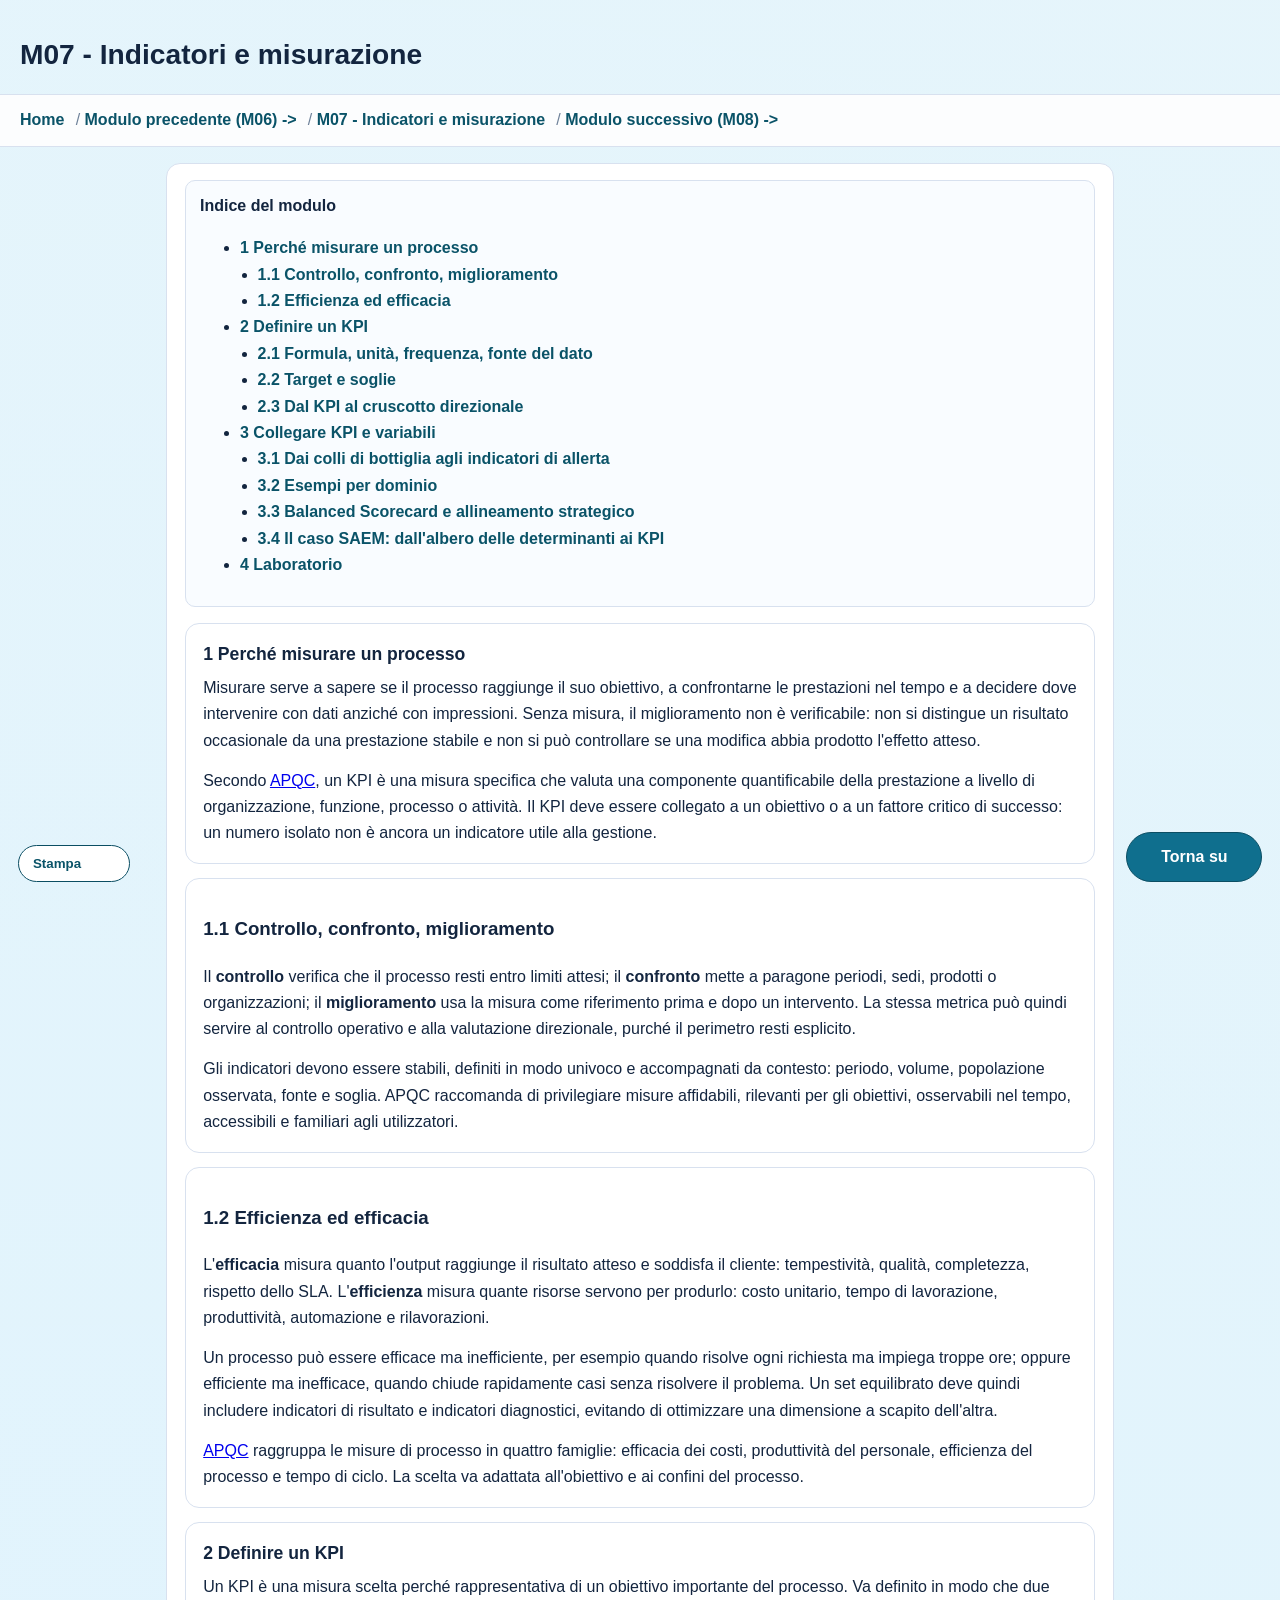
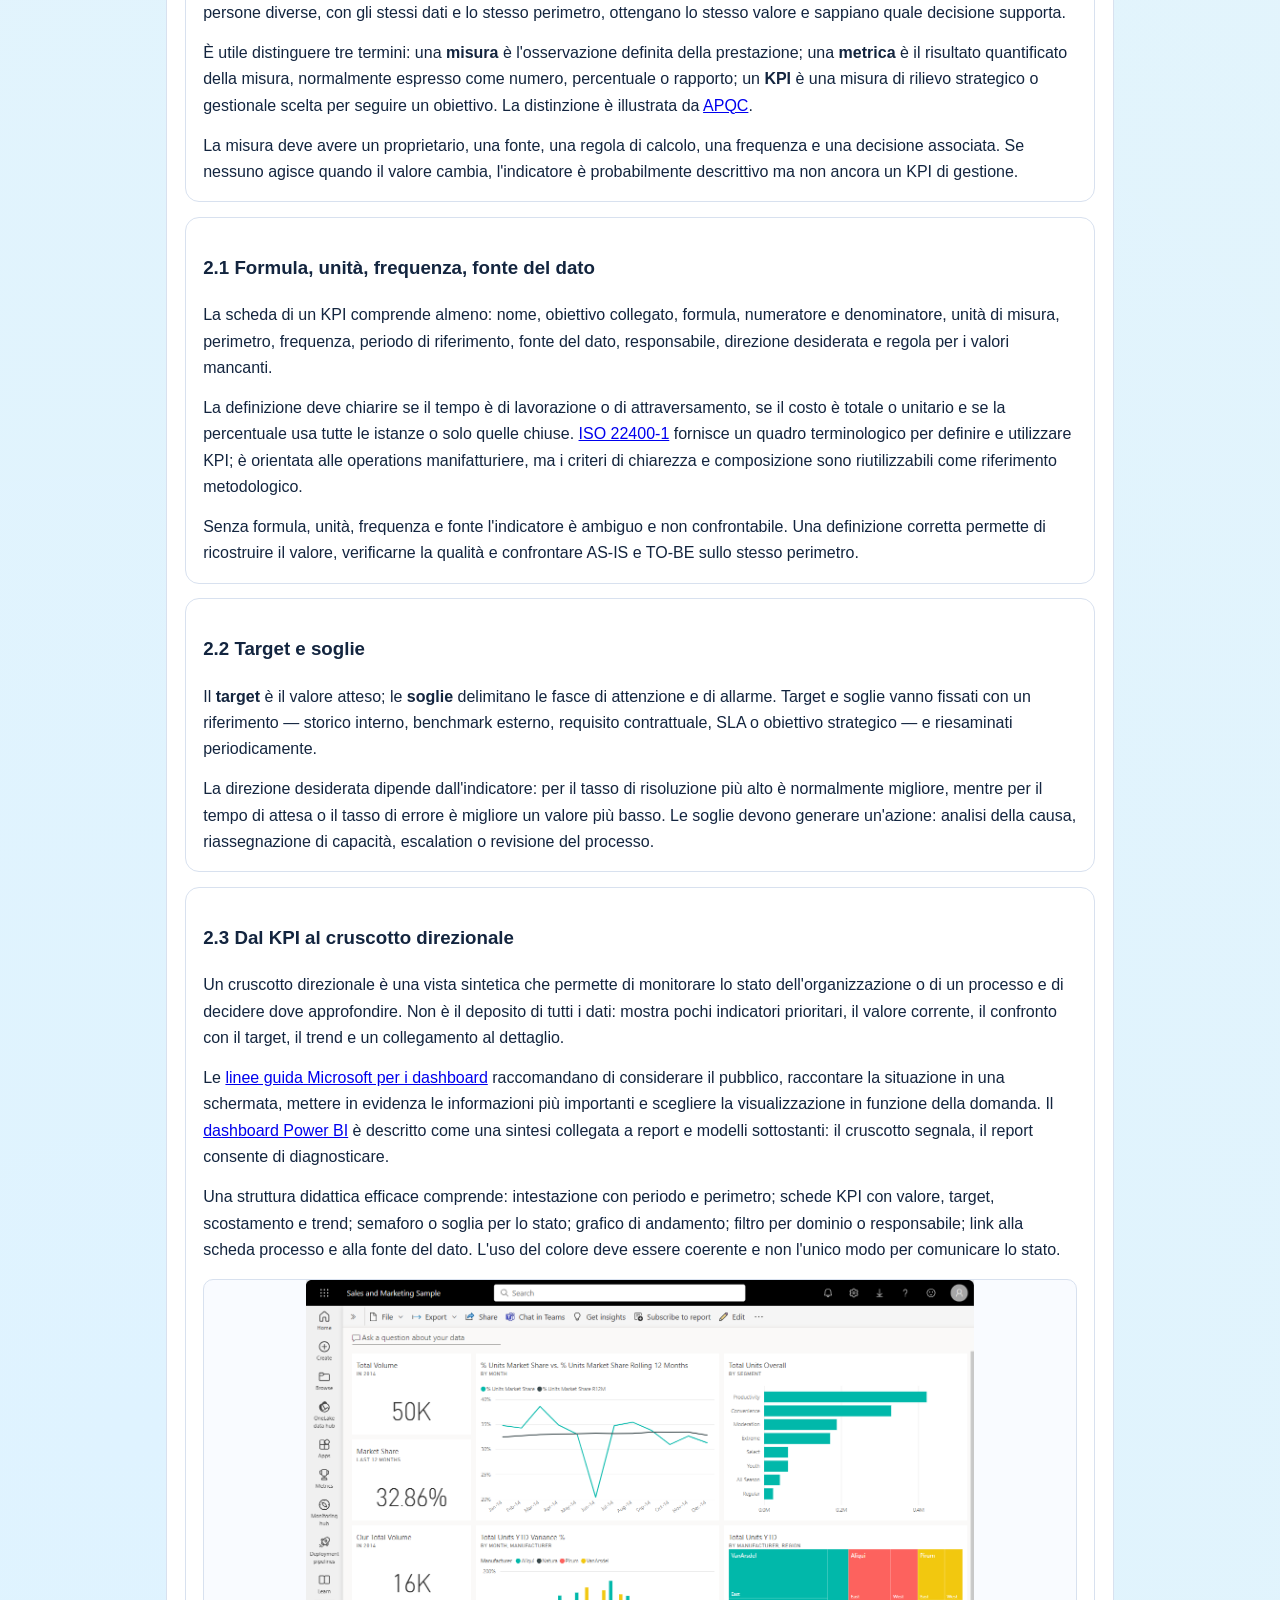
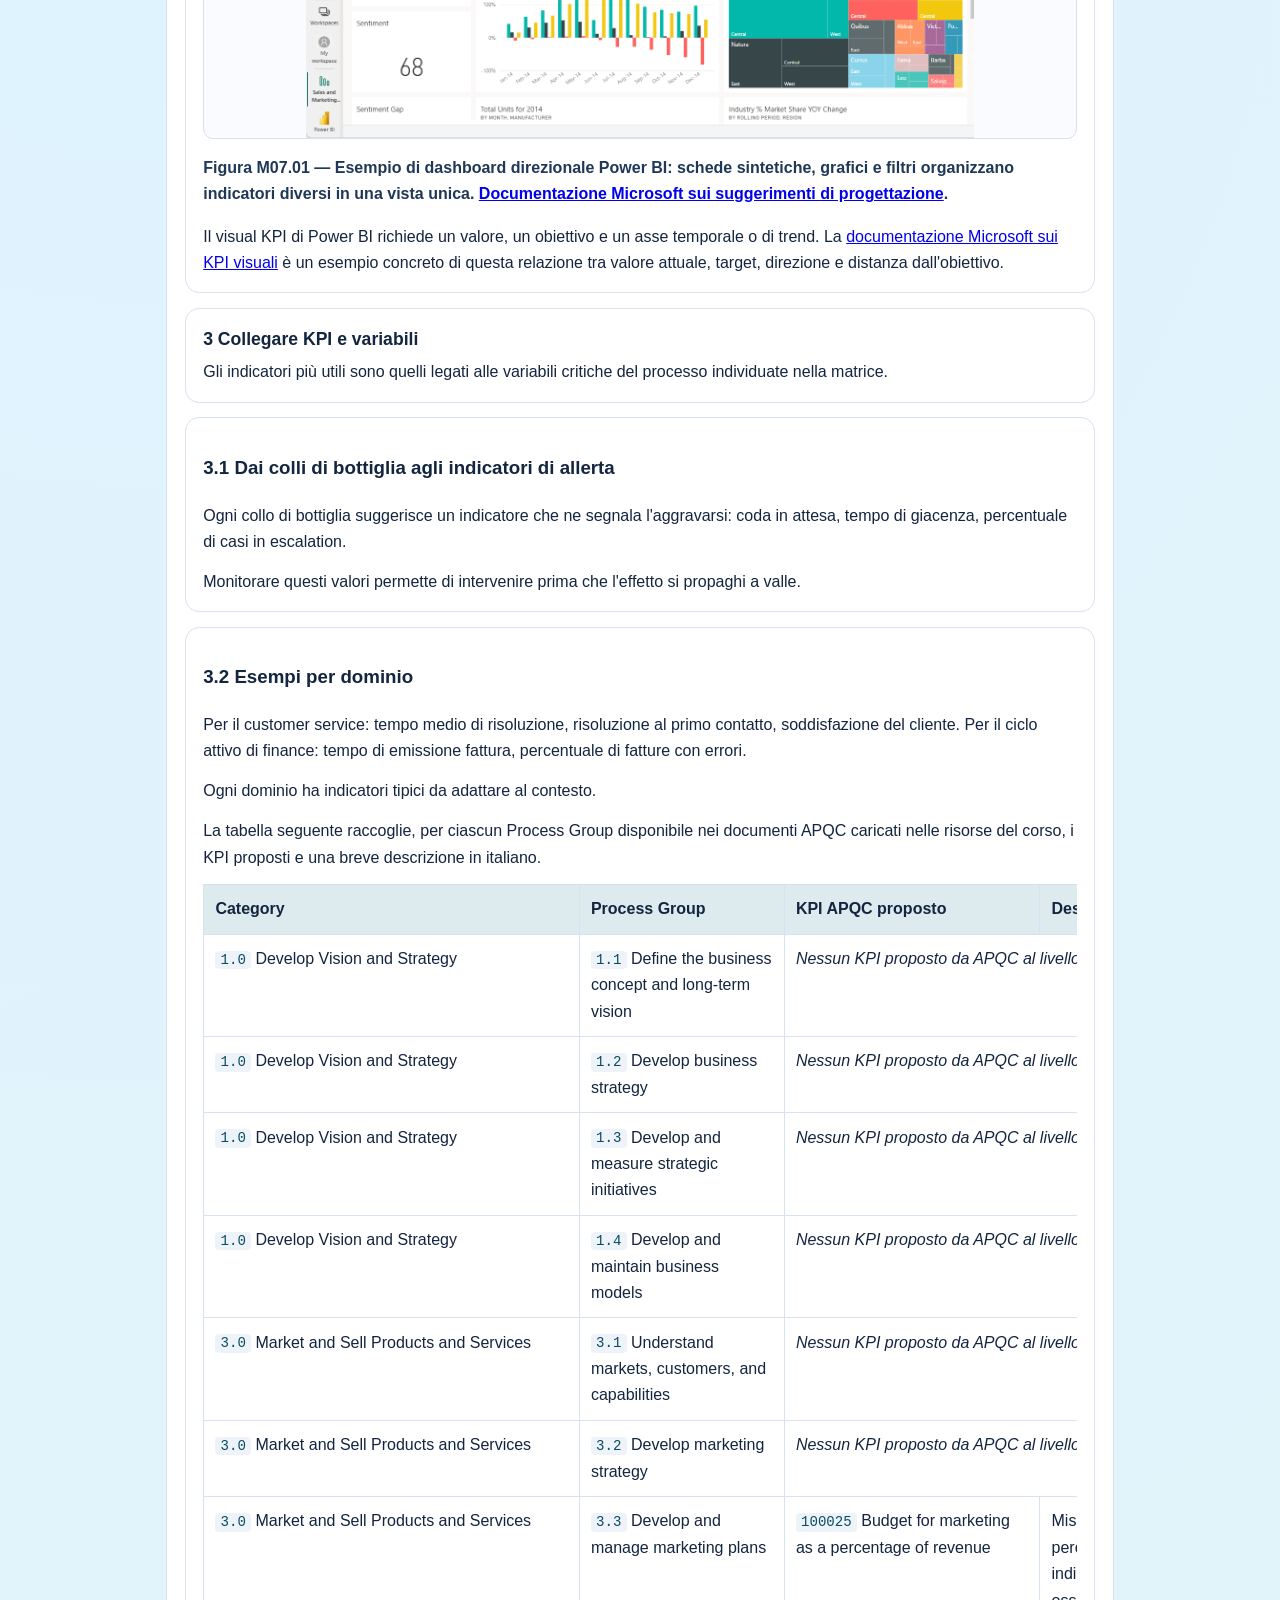
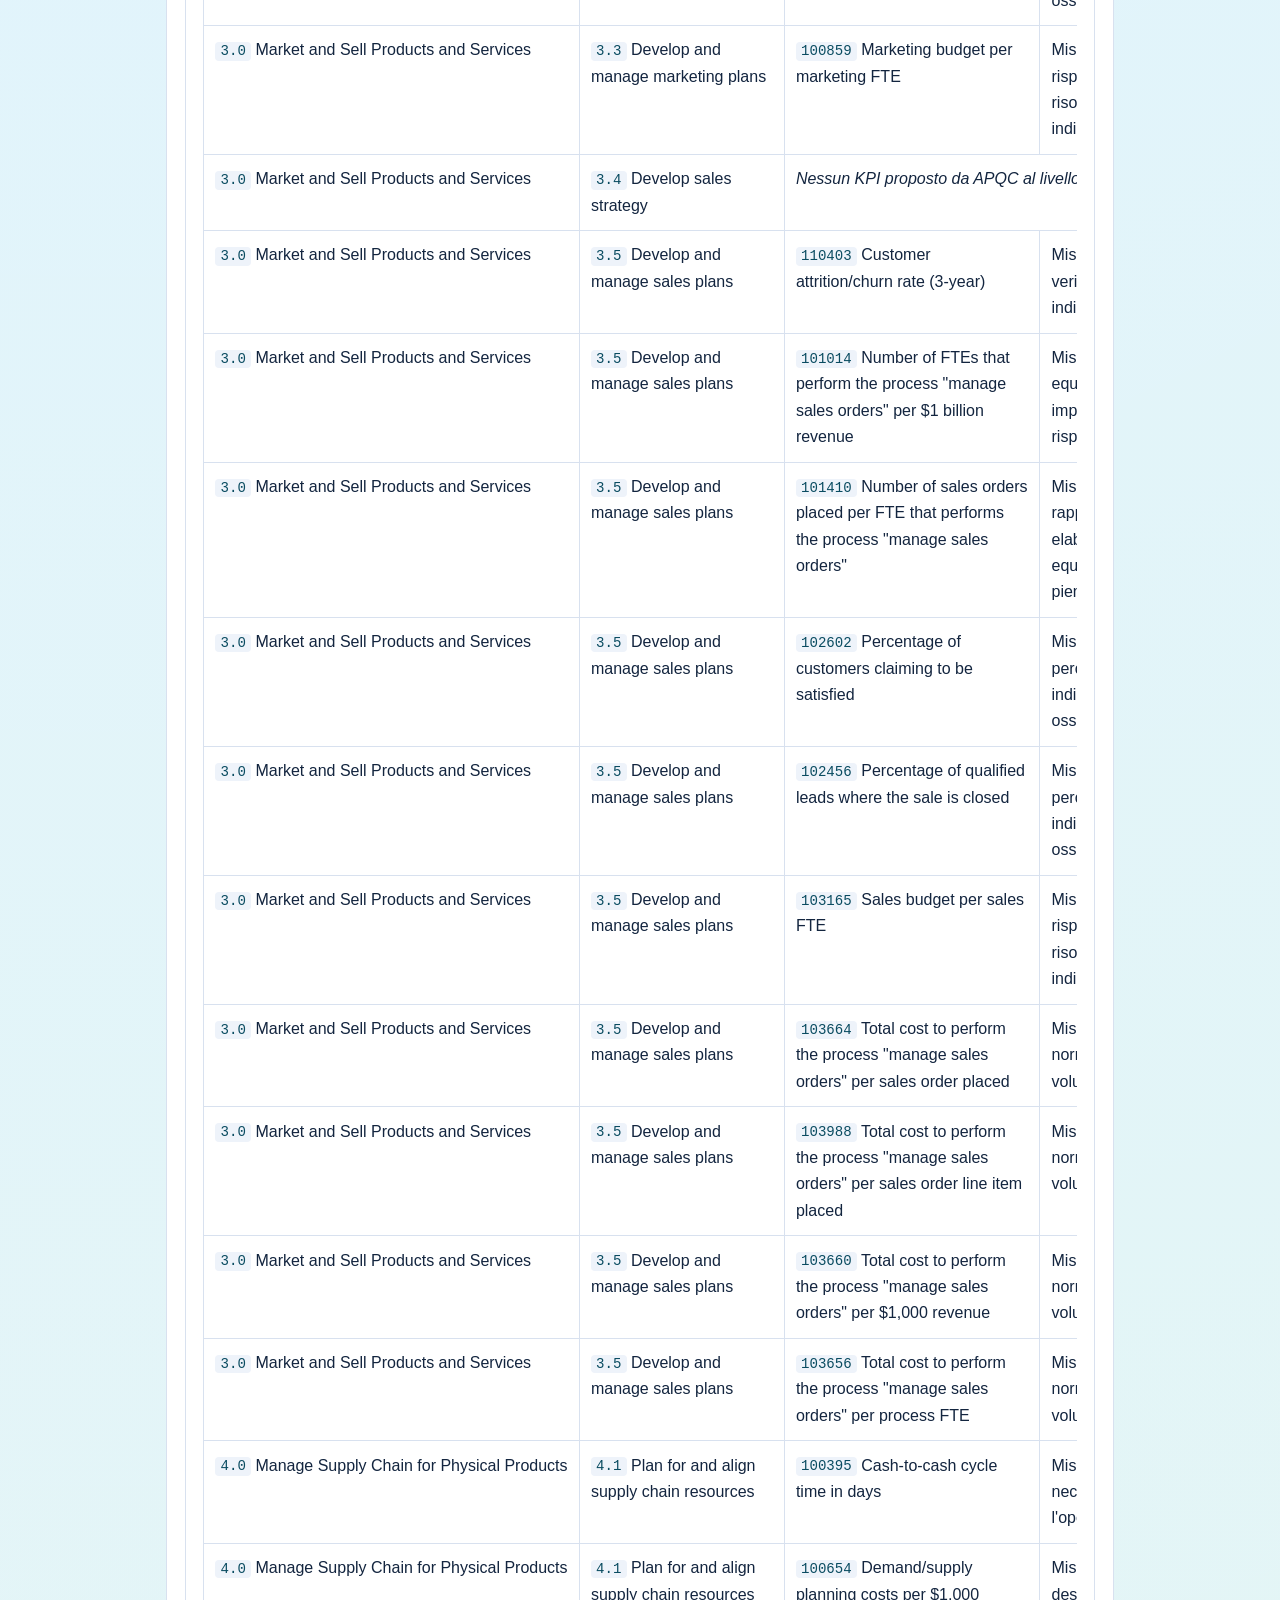
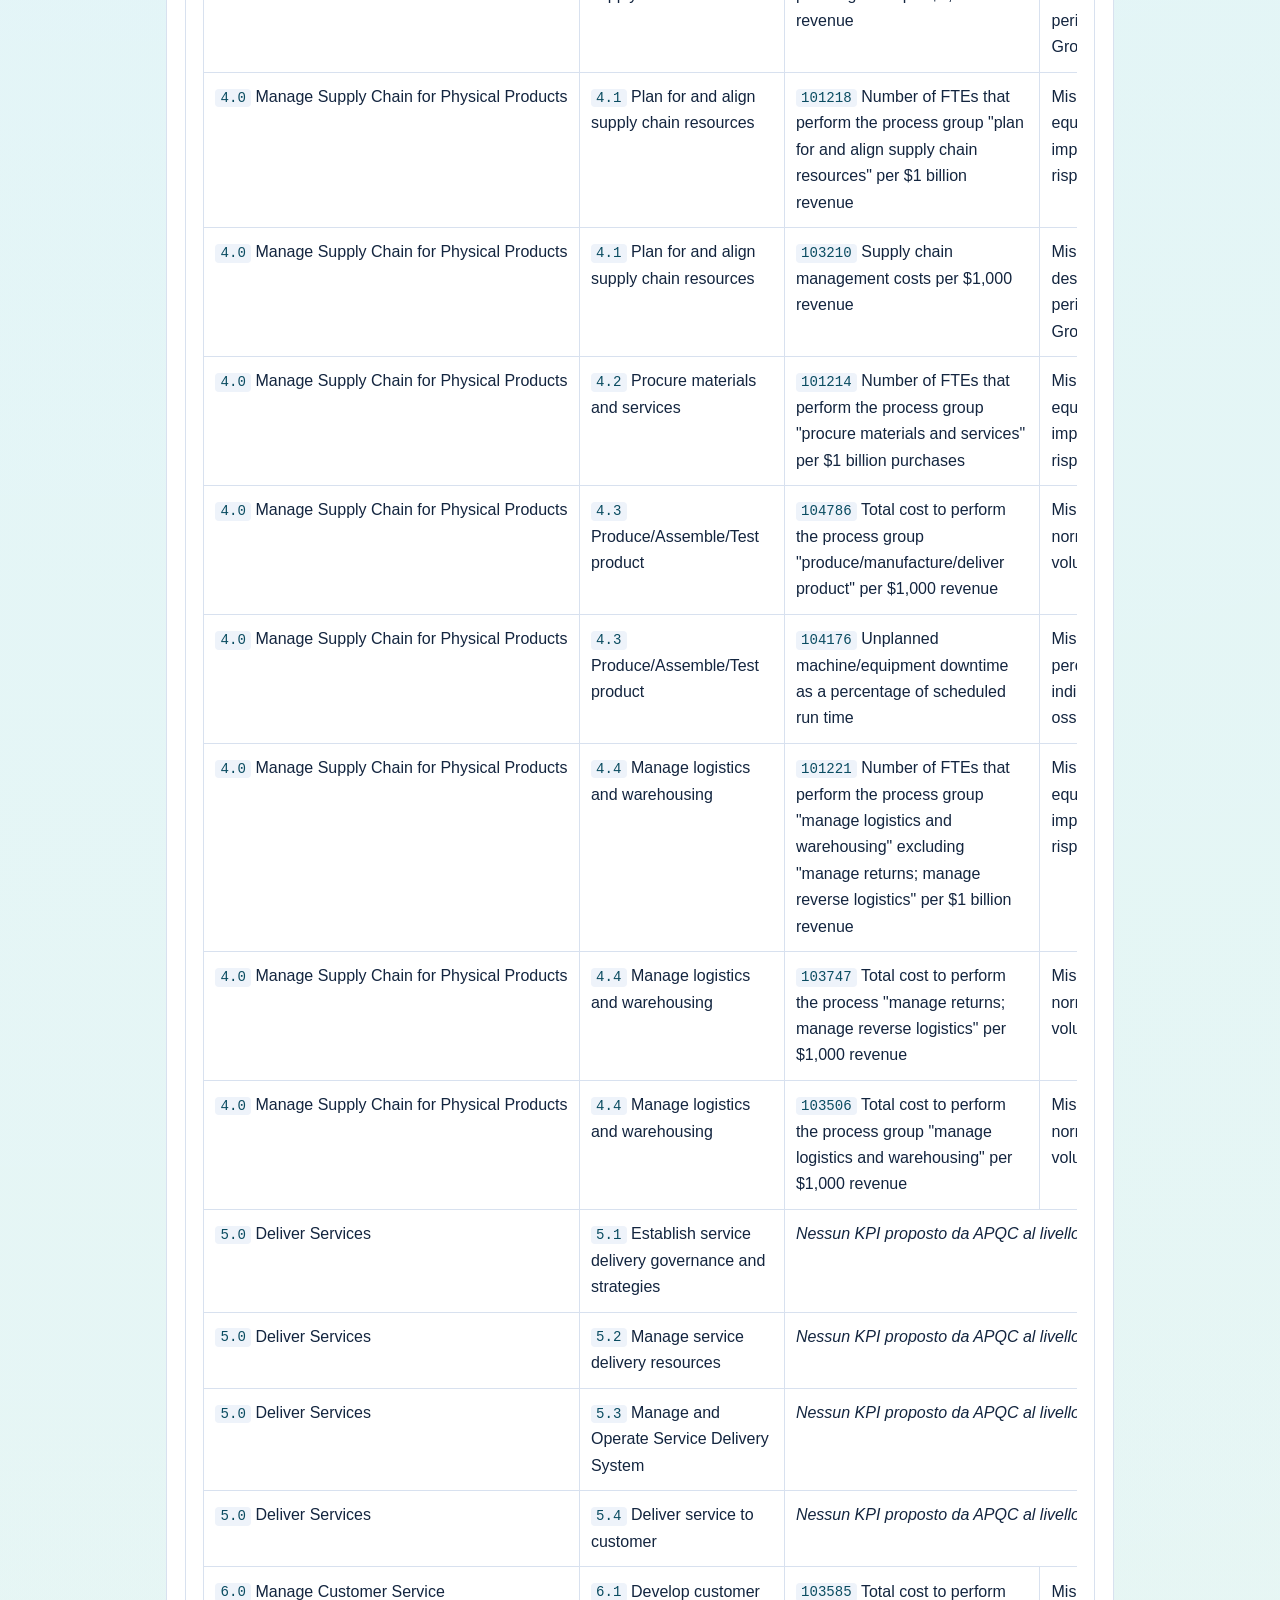
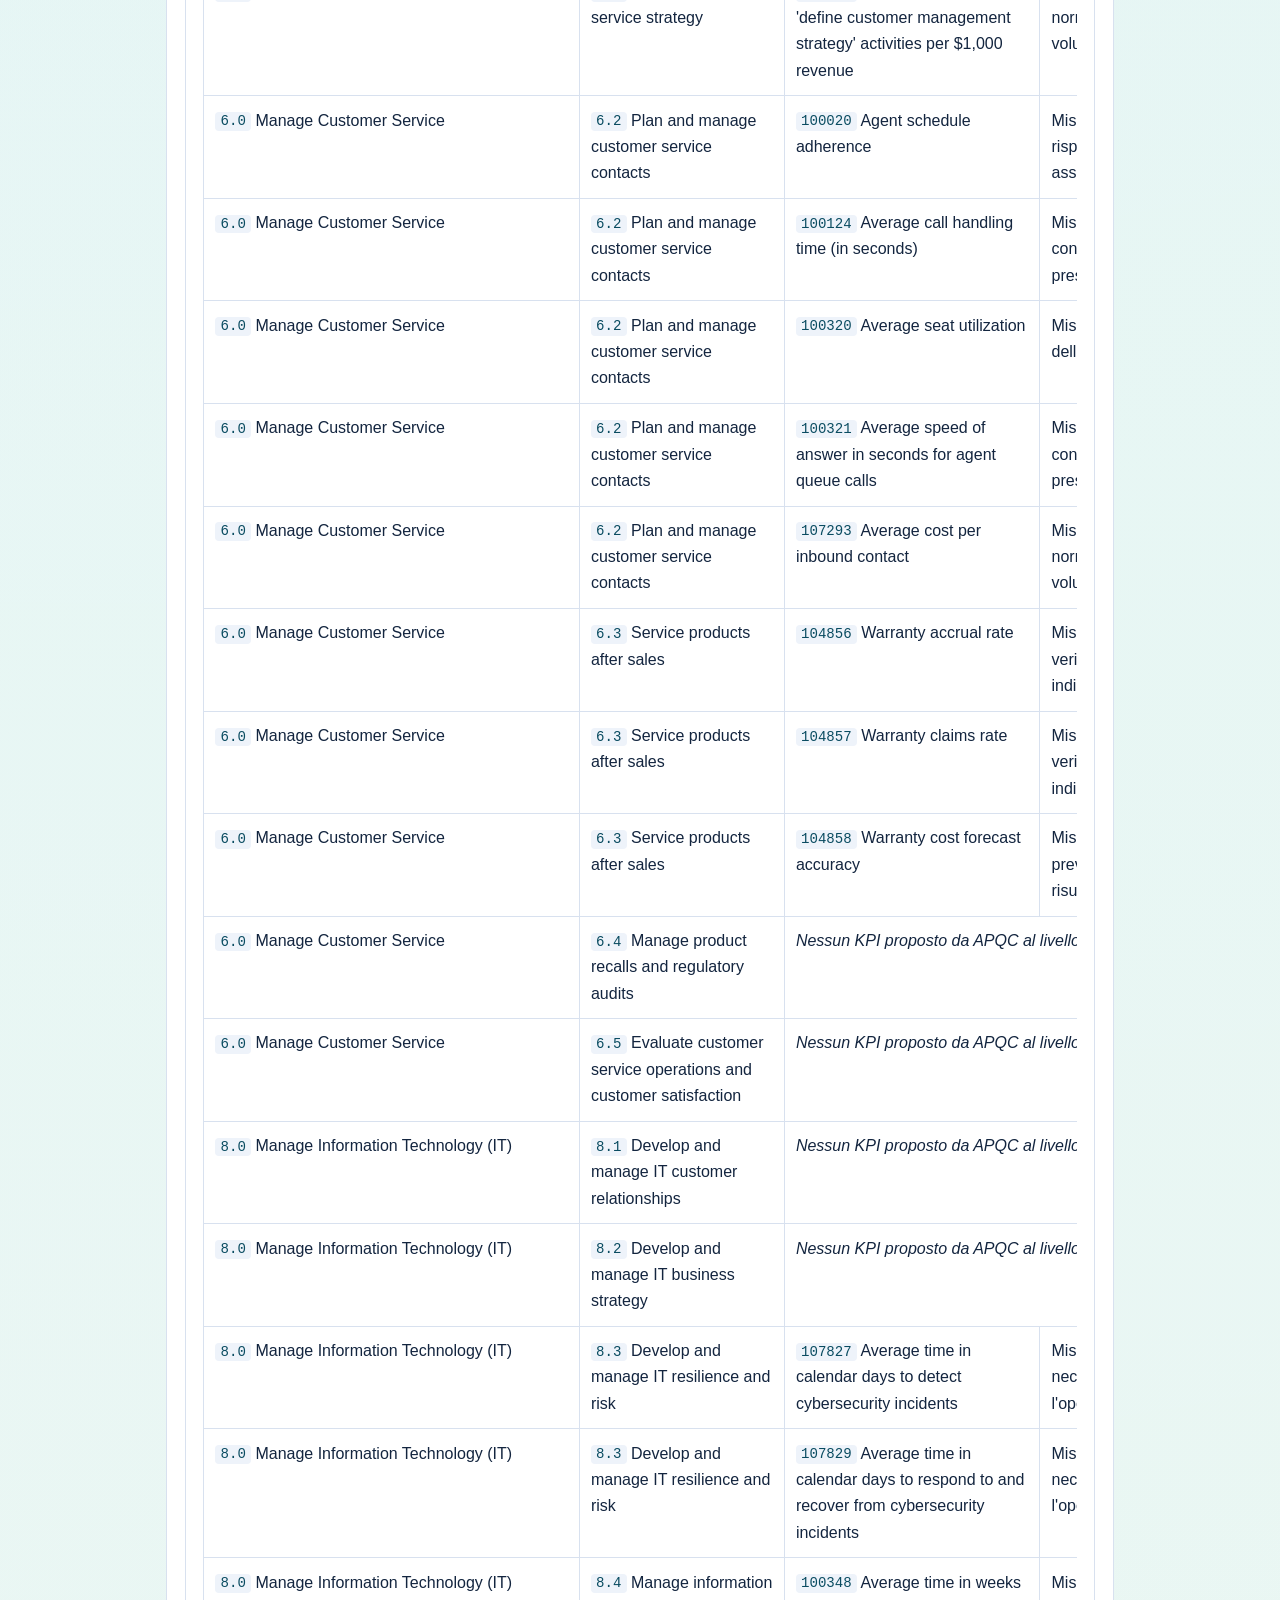
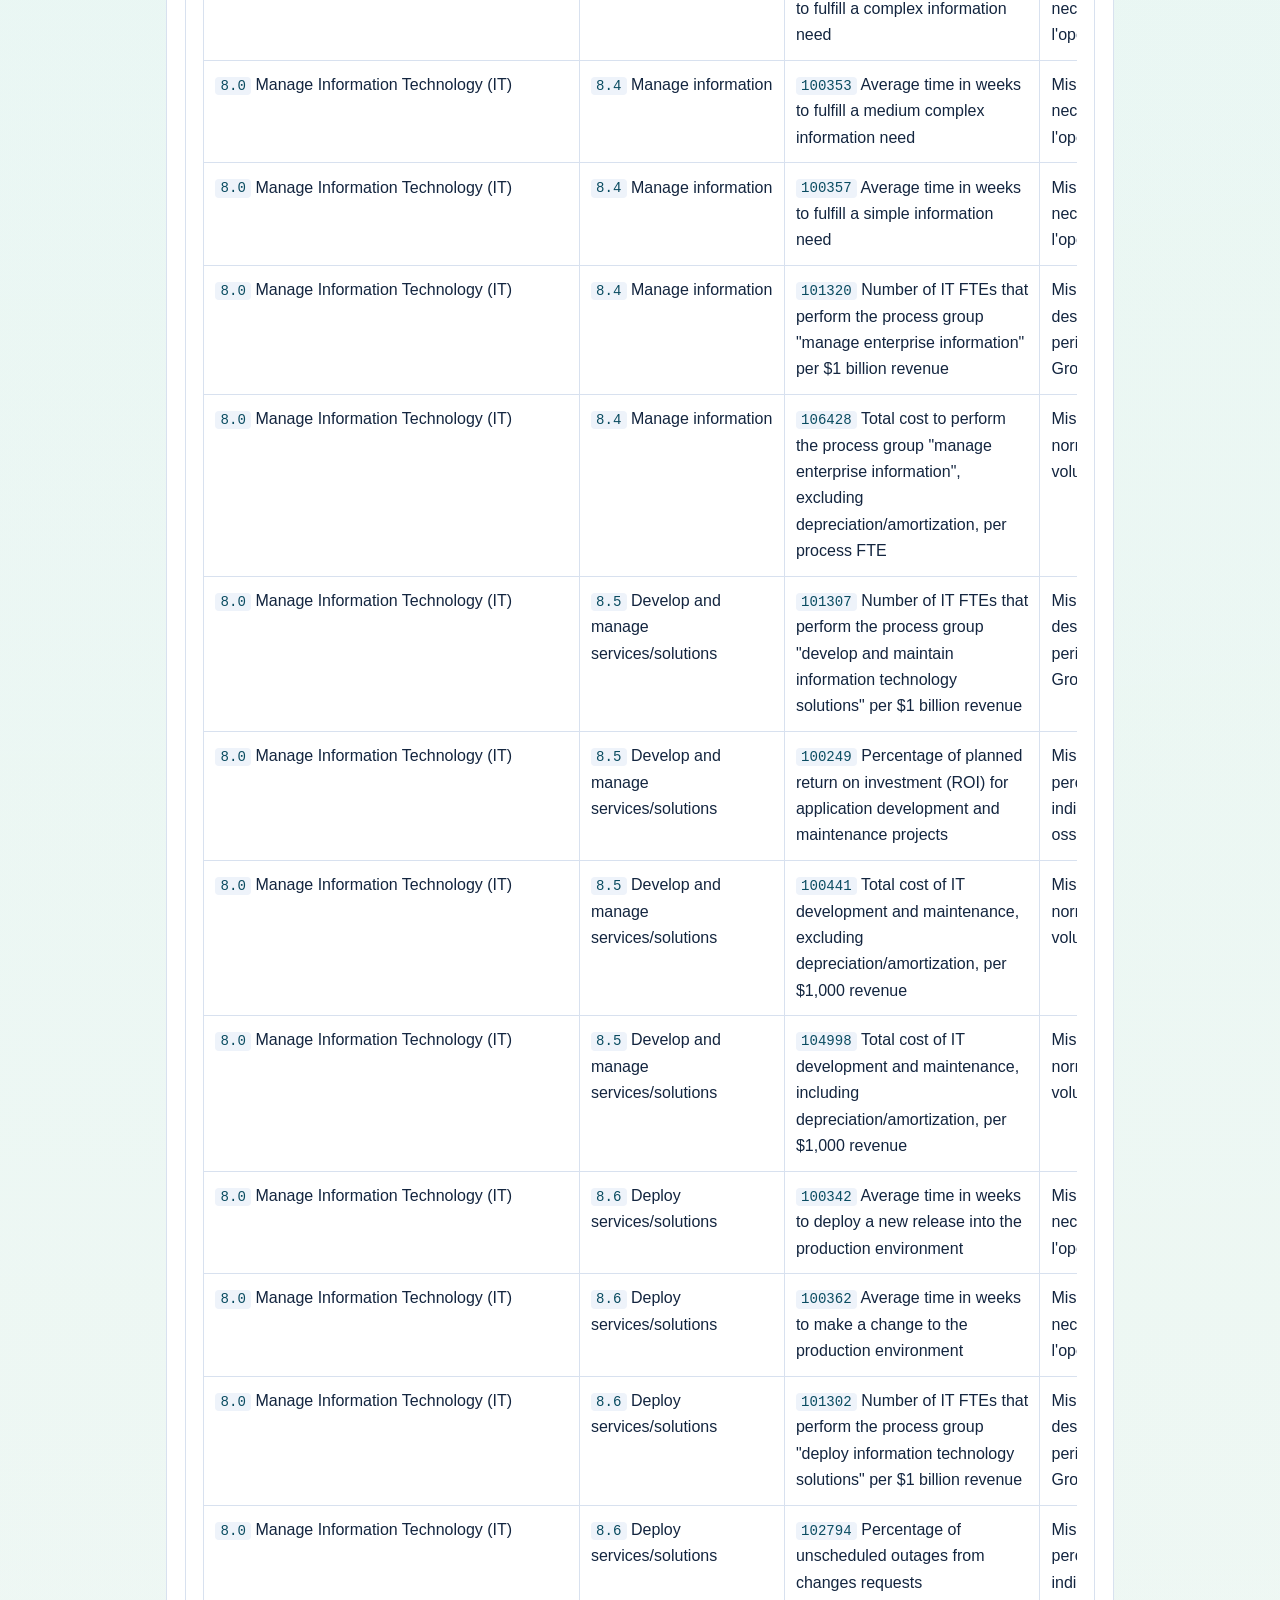
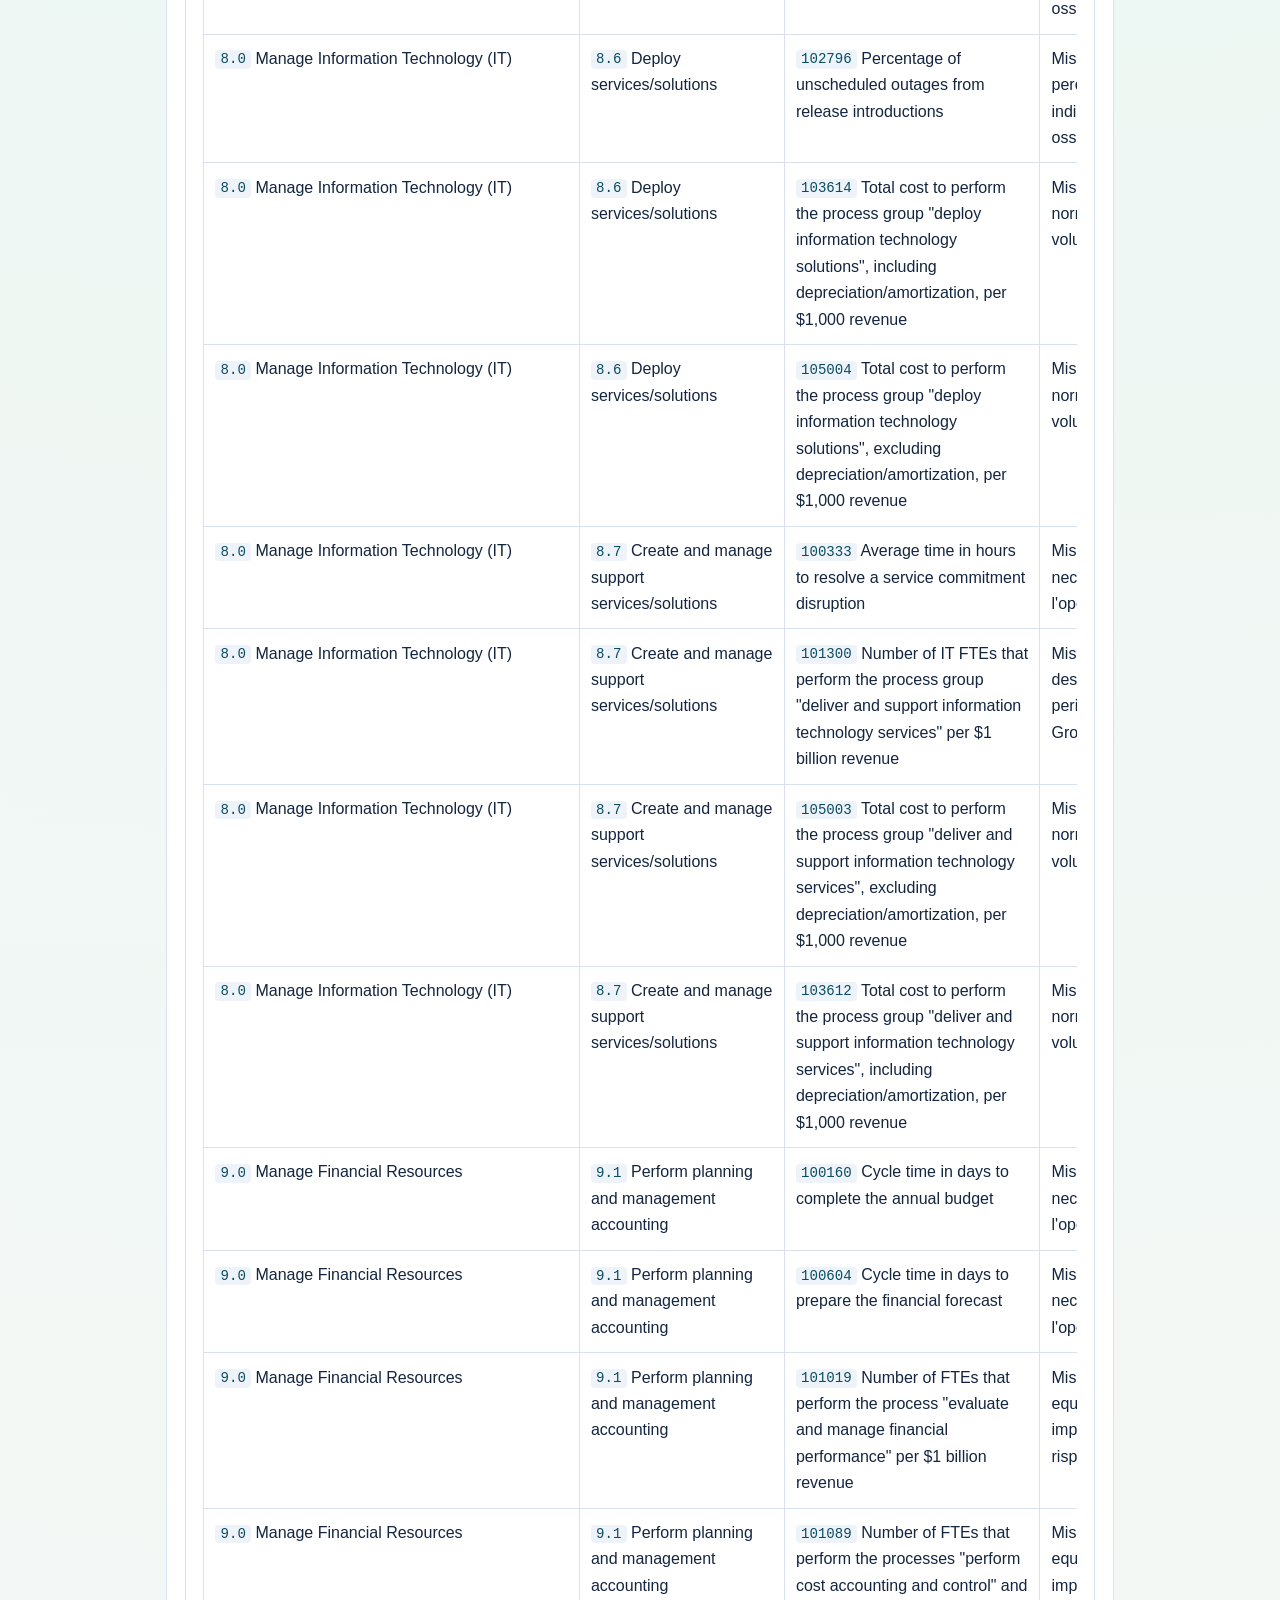
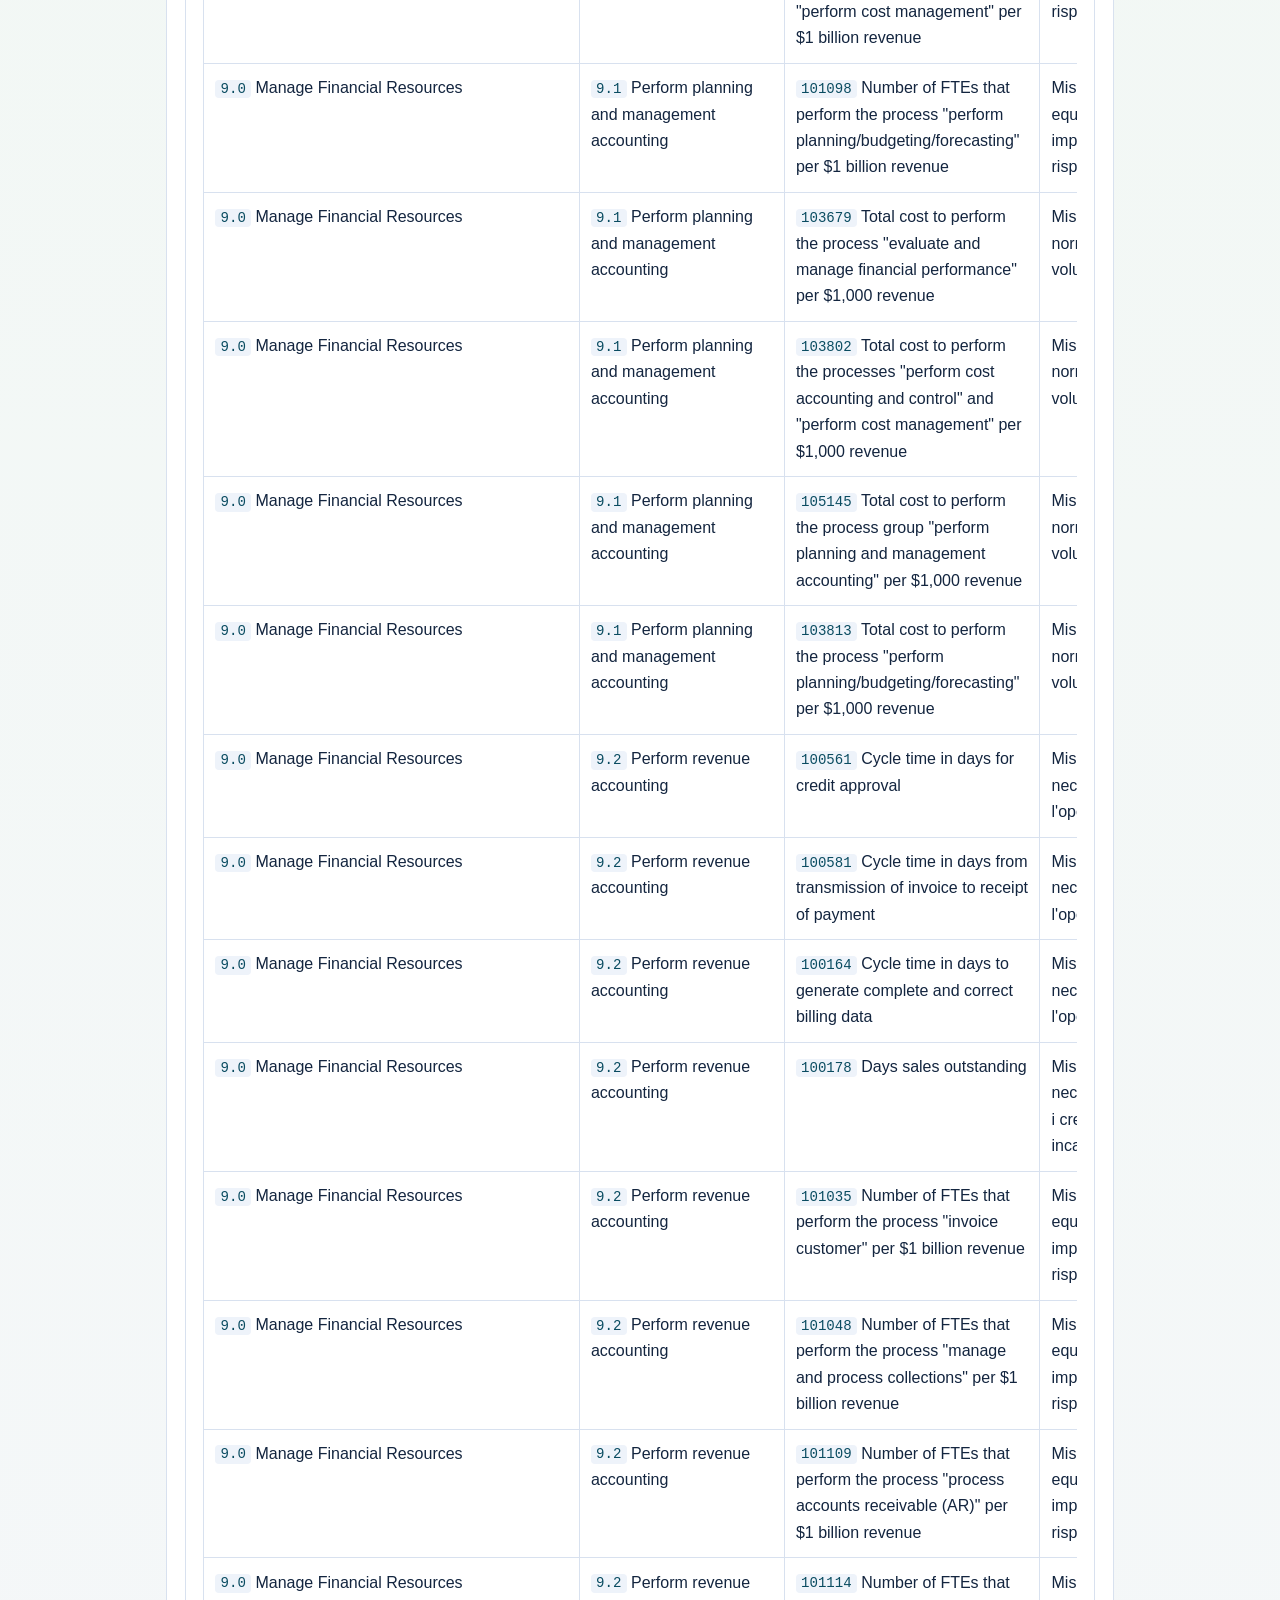
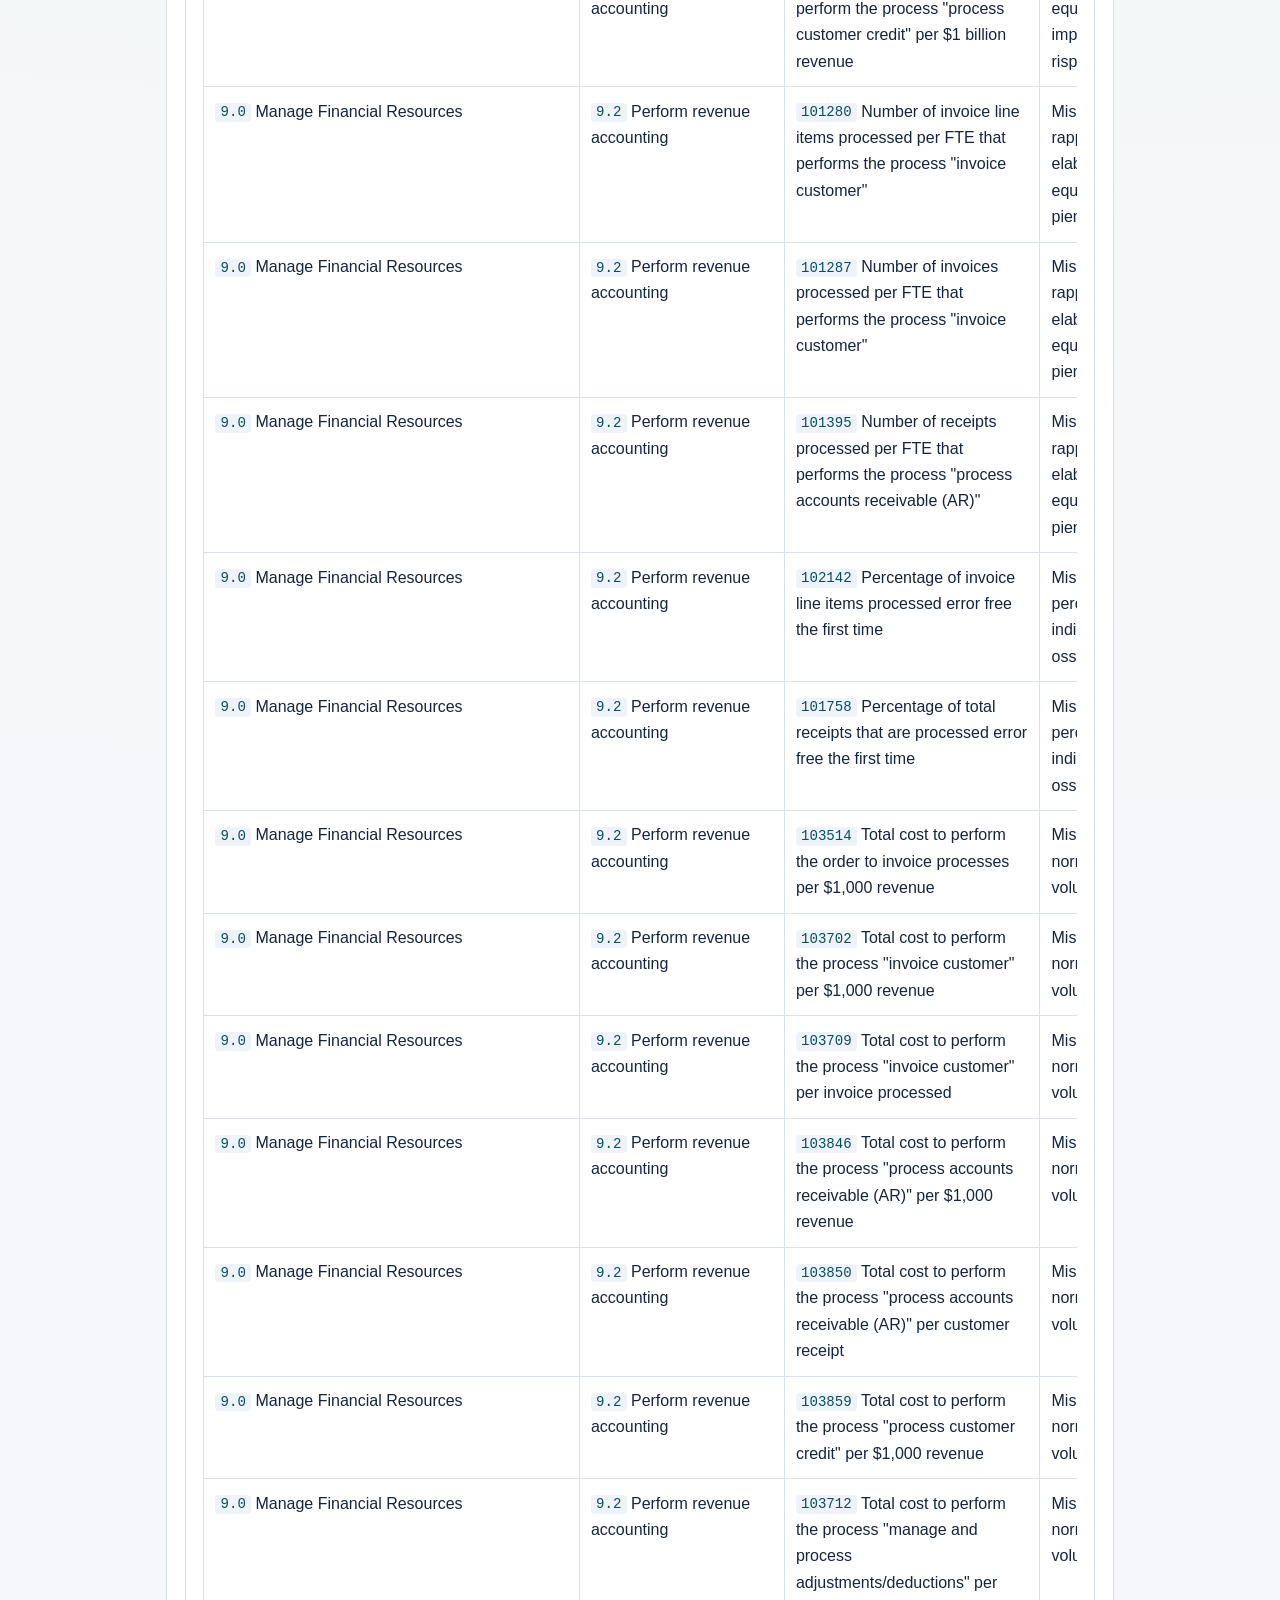
<file: site/chapters/chapter-07.html>
<!doctype html>
<html lang="it">
<head>
<meta charset="utf-8">
<meta name="viewport" content="width=device-width, initial-scale=1.0">
<title>M07 - Indicatori e misurazione</title>
<link rel="stylesheet" href="../assets/css/main.css">
<script defer src="../assets/js/back-to-top.js"></script>
</head>
<body>
<header class="hero" id="top">
 <h1>M07 - Indicatori e misurazione</h1>
</header>
<nav class="primary-nav" id="primary-nav" aria-label="Navigazione">
   <a href="../index.html">Home</a>
   <a href="chapter-06.html">Modulo precedente (M06)</a>
   <a href="chapter-07.html" aria-current="page">M07 - Indicatori e misurazione</a>
   <a href="chapter-08.html">Modulo successivo (M08)</a>
</nav>
<main class="content">
 <article>
  <section class="section-toc">
   <h2>Indice del modulo</h2>
   <ul>
    <li><a href="#s01">1 Perché misurare un processo</a></li><li style="margin-left:1.1rem"><a href="#s02">1.1 Controllo, confronto, miglioramento</a></li><li style="margin-left:1.1rem"><a href="#s03">1.2 Efficienza ed efficacia</a></li><li><a href="#s04">2 Definire un KPI</a></li><li style="margin-left:1.1rem"><a href="#s05">2.1 Formula, unità, frequenza, fonte del dato</a></li><li style="margin-left:1.1rem"><a href="#s06">2.2 Target e soglie</a></li><li style="margin-left:1.1rem"><a href="#s07">2.3 Dal KPI al cruscotto direzionale</a></li><li><a href="#s08">3 Collegare KPI e variabili</a></li><li style="margin-left:1.1rem"><a href="#s09">3.1 Dai colli di bottiglia agli indicatori di allerta</a></li><li style="margin-left:1.1rem"><a href="#s10">3.2 Esempi per dominio</a></li><li style="margin-left:1.1rem"><a href="#s11">3.3 Balanced Scorecard e allineamento strategico</a></li><li style="margin-left:1.1rem"><a href="#s12">3.4 Il caso SAEM: dall&#x27;albero delle determinanti ai KPI</a></li><li><a href="#s13">4 Laboratorio</a></li>
   </ul>
  </section>
<section class="study-section" id="s01">
  <h2>1 Perché misurare un processo</h2>
  <p>Misurare serve a sapere se il processo raggiunge il suo obiettivo, a confrontarne le prestazioni nel tempo e a decidere dove intervenire con dati anziché con impressioni. Senza misura, il miglioramento non è verificabile: non si distingue un risultato occasionale da una prestazione stabile e non si può controllare se una modifica abbia prodotto l&#x27;effetto atteso.</p>
  <p>Secondo <a href="https://www.apqc.org/blog/what-are-key-performance-indicators-kpis" target="_blank" rel="noopener noreferrer">APQC</a>, un KPI è una misura specifica che valuta una componente quantificabile della prestazione a livello di organizzazione, funzione, processo o attività. Il KPI deve essere collegato a un obiettivo o a un fattore critico di successo: un numero isolato non è ancora un indicatore utile alla gestione.</p>
</section>
<section class="study-section" id="s02">
  <h3>1.1 Controllo, confronto, miglioramento</h3>
  <p>Il <strong>controllo</strong> verifica che il processo resti entro limiti attesi; il <strong>confronto</strong> mette a paragone periodi, sedi, prodotti o organizzazioni; il <strong>miglioramento</strong> usa la misura come riferimento prima e dopo un intervento. La stessa metrica può quindi servire al controllo operativo e alla valutazione direzionale, purché il perimetro resti esplicito.</p>
  <p>Gli indicatori devono essere stabili, definiti in modo univoco e accompagnati da contesto: periodo, volume, popolazione osservata, fonte e soglia. APQC raccomanda di privilegiare misure affidabili, rilevanti per gli obiettivi, osservabili nel tempo, accessibili e familiari agli utilizzatori.</p>
</section>
<section class="study-section" id="s03">
  <h3>1.2 Efficienza ed efficacia</h3>
  <p>L'<strong>efficacia</strong> misura quanto l'output raggiunge il risultato atteso e soddisfa il cliente: tempestività, qualità, completezza, rispetto dello SLA. L'<strong>efficienza</strong> misura quante risorse servono per produrlo: costo unitario, tempo di lavorazione, produttività, automazione e rilavorazioni.</p>
  <p>Un processo può essere efficace ma inefficiente, per esempio quando risolve ogni richiesta ma impiega troppe ore; oppure efficiente ma inefficace, quando chiude rapidamente casi senza risolvere il problema. Un set equilibrato deve quindi includere indicatori di risultato e indicatori diagnostici, evitando di ottimizzare una dimensione a scapito dell&#x27;altra.</p>
  <p><a href="https://www.apqc.org/What-Are-the-Best-Metrics-to-Measure-Process-Performance" target="_blank" rel="noopener noreferrer">APQC</a> raggruppa le misure di processo in quattro famiglie: efficacia dei costi, produttività del personale, efficienza del processo e tempo di ciclo. La scelta va adattata all'obiettivo e ai confini del processo.</p>
</section>
<section class="study-section" id="s04">
  <h2>2 Definire un KPI</h2>
  <p>Un KPI è una misura scelta perché rappresentativa di un obiettivo importante del processo. Va definito in modo che due persone diverse, con gli stessi dati e lo stesso perimetro, ottengano lo stesso valore e sappiano quale decisione supporta.</p>
  <p>È utile distinguere tre termini: una <strong>misura</strong> è l'osservazione definita della prestazione; una <strong>metrica</strong> è il risultato quantificato della misura, normalmente espresso come numero, percentuale o rapporto; un <strong>KPI</strong> è una misura di rilievo strategico o gestionale scelta per seguire un obiettivo. La distinzione è illustrata da <a href="https://www.apqc.org/blog/ask-us-answered-whats-difference-between-kpi-measure-and-metric" target="_blank" rel="noopener noreferrer">APQC</a>.</p>
  <p>La misura deve avere un proprietario, una fonte, una regola di calcolo, una frequenza e una decisione associata. Se nessuno agisce quando il valore cambia, l&#x27;indicatore è probabilmente descrittivo ma non ancora un KPI di gestione.</p>
</section>
<section class="study-section" id="s05">
  <h3>2.1 Formula, unità, frequenza, fonte del dato</h3>
  <p>La scheda di un KPI comprende almeno: nome, obiettivo collegato, formula, numeratore e denominatore, unità di misura, perimetro, frequenza, periodo di riferimento, fonte del dato, responsabile, direzione desiderata e regola per i valori mancanti.</p>
  <p>La definizione deve chiarire se il tempo è di lavorazione o di attraversamento, se il costo è totale o unitario e se la percentuale usa tutte le istanze o solo quelle chiuse. <a href="https://www.iso.org/standard/56847.html" target="_blank" rel="noopener noreferrer">ISO 22400-1</a> fornisce un quadro terminologico per definire e utilizzare KPI; è orientata alle operations manifatturiere, ma i criteri di chiarezza e composizione sono riutilizzabili come riferimento metodologico.</p>
  <p>Senza formula, unità, frequenza e fonte l&#x27;indicatore è ambiguo e non confrontabile. Una definizione corretta permette di ricostruire il valore, verificarne la qualità e confrontare AS-IS e TO-BE sullo stesso perimetro.</p>
</section>
<section class="study-section" id="s06">
  <h3>2.2 Target e soglie</h3>
  <p>Il <strong>target</strong> è il valore atteso; le <strong>soglie</strong> delimitano le fasce di attenzione e di allarme. Target e soglie vanno fissati con un riferimento — storico interno, benchmark esterno, requisito contrattuale, SLA o obiettivo strategico — e riesaminati periodicamente.</p>
  <p>La direzione desiderata dipende dall&#x27;indicatore: per il tasso di risoluzione più alto è normalmente migliore, mentre per il tempo di attesa o il tasso di errore è migliore un valore più basso. Le soglie devono generare un&#x27;azione: analisi della causa, riassegnazione di capacità, escalation o revisione del processo.</p>
</section>
<section class="study-section" id="s07">
  <h3>2.3 Dal KPI al cruscotto direzionale</h3>
  <p>Un cruscotto direzionale è una vista sintetica che permette di monitorare lo stato dell&#x27;organizzazione o di un processo e di decidere dove approfondire. Non è il deposito di tutti i dati: mostra pochi indicatori prioritari, il valore corrente, il confronto con il target, il trend e un collegamento al dettaglio.</p>
  <p>Le <a href="https://learn.microsoft.com/en-us/power-bi/create-reports/service-dashboards-design-tips" target="_blank" rel="noopener noreferrer">linee guida Microsoft per i dashboard</a> raccomandano di considerare il pubblico, raccontare la situazione in una schermata, mettere in evidenza le informazioni più importanti e scegliere la visualizzazione in funzione della domanda. Il <a href="https://learn.microsoft.com/en-us/power-bi/create-reports/service-dashboards" target="_blank" rel="noopener noreferrer">dashboard Power BI</a> è descritto come una sintesi collegata a report e modelli sottostanti: il cruscotto segnala, il report consente di diagnosticare.</p>
  <p>Una struttura didattica efficace comprende: intestazione con periodo e perimetro; schede KPI con valore, target, scostamento e trend; semaforo o soglia per lo stato; grafico di andamento; filtro per dominio o responsabile; link alla scheda processo e alla fonte del dato. L&#x27;uso del colore deve essere coerente e non l&#x27;unico modo per comunicare lo stato.</p>
  <figure class="chapter-figure"><img class="zoomable" src="../assets/images/ch07/power-bi-marketing-sample-dashboard.png" alt="Esempio di dashboard direzionale Power BI Marketing con schede KPI, grafici, filtri e indicatori di andamento" data-caption="Figura M07.01 — Esempio di dashboard direzionale Power BI."><figcaption>Figura M07.01 — Esempio di dashboard direzionale Power BI: schede sintetiche, grafici e filtri organizzano indicatori diversi in una vista unica. <a href="https://learn.microsoft.com/en-us/power-bi/create-reports/service-dashboards-design-tips" target="_blank" rel="noopener noreferrer">Documentazione Microsoft sui suggerimenti di progettazione</a>.</figcaption></figure>
  <p>Il visual KPI di Power BI richiede un valore, un obiettivo e un asse temporale o di trend. La <a href="https://learn.microsoft.com/en-us/power-bi/visuals/power-bi-visualization-kpi" target="_blank" rel="noopener noreferrer">documentazione Microsoft sui KPI visuali</a> è un esempio concreto di questa relazione tra valore attuale, target, direzione e distanza dall'obiettivo.</p>
</section>
<section class="study-section" id="s08">
  <h2>3 Collegare KPI e variabili</h2>
  <p>Gli indicatori più utili sono quelli legati alle variabili critiche del processo individuate nella matrice.</p>
</section>
<section class="study-section" id="s09">
  <h3>3.1 Dai colli di bottiglia agli indicatori di allerta</h3>
  <p>Ogni collo di bottiglia suggerisce un indicatore che ne segnala l&#x27;aggravarsi: coda in attesa, tempo di giacenza, percentuale di casi in escalation.</p>
  <p>Monitorare questi valori permette di intervenire prima che l&#x27;effetto si propaghi a valle.</p>
</section>
<section class="study-section" id="s10">
  <h3>3.2 Esempi per dominio</h3>
  <p>Per il customer service: tempo medio di risoluzione, risoluzione al primo contatto, soddisfazione del cliente. Per il ciclo attivo di finance: tempo di emissione fattura, percentuale di fatture con errori.</p>
  <p>Ogni dominio ha indicatori tipici da adattare al contesto.</p>
  <p>La tabella seguente raccoglie, per ciascun Process Group disponibile nei documenti APQC caricati nelle risorse del corso, i KPI proposti e una breve descrizione in italiano.</p>
  <div class="table-wrap"><table class="pcf-table pcf-kpi-table"><thead><tr><th>Category</th><th>Process Group</th><th>KPI APQC proposto</th><th>Descrizione</th></tr></thead><tbody><tr><td><code>1.0</code> Develop Vision and Strategy</td><td><code>1.1</code> Define the business concept and long-term vision</td><td colspan="2"><em>Nessun KPI proposto da APQC al livello del Process Group.</em></td></tr><tr><td><code>1.0</code> Develop Vision and Strategy</td><td><code>1.2</code> Develop business strategy</td><td colspan="2"><em>Nessun KPI proposto da APQC al livello del Process Group.</em></td></tr><tr><td><code>1.0</code> Develop Vision and Strategy</td><td><code>1.3</code> Develop and measure strategic initiatives</td><td colspan="2"><em>Nessun KPI proposto da APQC al livello del Process Group.</em></td></tr><tr><td><code>1.0</code> Develop Vision and Strategy</td><td><code>1.4</code> Develop and maintain business models</td><td colspan="2"><em>Nessun KPI proposto da APQC al livello del Process Group.</em></td></tr><tr><td><code>3.0</code> Market and Sell Products and Services</td><td><code>3.1</code> Understand markets, customers, and capabilities</td><td colspan="2"><em>Nessun KPI proposto da APQC al livello del Process Group.</em></td></tr><tr><td><code>3.0</code> Market and Sell Products and Services</td><td><code>3.2</code> Develop marketing strategy</td><td colspan="2"><em>Nessun KPI proposto da APQC al livello del Process Group.</em></td></tr><tr><td><code>3.0</code> Market and Sell Products and Services</td><td><code>3.3</code> Develop and manage marketing plans</td><td><code>100025</code> Budget for marketing as a percentage of revenue</td><td>Misura la quota percentuale del fenomeno indicato rispetto al totale osservato.</td></tr><tr><td><code>3.0</code> Market and Sell Products and Services</td><td><code>3.3</code> Develop and manage marketing plans</td><td><code>100859</code> Marketing budget per marketing FTE</td><td>Misura l'entità del budget rispetto ai ricavi o alle risorse professionali indicate.</td></tr><tr><td><code>3.0</code> Market and Sell Products and Services</td><td><code>3.4</code> Develop sales strategy</td><td colspan="2"><em>Nessun KPI proposto da APQC al livello del Process Group.</em></td></tr><tr><td><code>3.0</code> Market and Sell Products and Services</td><td><code>3.5</code> Develop and manage sales plans</td><td><code>110403</code> Customer attrition/churn rate (3-year)</td><td>Misura il tasso con cui si verifica il fenomeno indicato.</td></tr><tr><td><code>3.0</code> Market and Sell Products and Services</td><td><code>3.5</code> Develop and manage sales plans</td><td><code>101014</code> Number of FTEs that perform the process &quot;manage sales orders&quot; per $1 billion revenue</td><td>Misura il personale equivalente a tempo pieno impiegato nel processo rispetto al volume indicato.</td></tr><tr><td><code>3.0</code> Market and Sell Products and Services</td><td><code>3.5</code> Develop and manage sales plans</td><td><code>101410</code> Number of sales orders placed per FTE that performs the process &quot;manage sales orders&quot;</td><td>Misura la produttività rapportando il volume elaborato a ogni addetto equivalente a tempo pieno.</td></tr><tr><td><code>3.0</code> Market and Sell Products and Services</td><td><code>3.5</code> Develop and manage sales plans</td><td><code>102602</code> Percentage of customers claiming to be satisfied</td><td>Misura la quota percentuale del fenomeno indicato rispetto al totale osservato.</td></tr><tr><td><code>3.0</code> Market and Sell Products and Services</td><td><code>3.5</code> Develop and manage sales plans</td><td><code>102456</code> Percentage of qualified leads where the sale is closed</td><td>Misura la quota percentuale del fenomeno indicato rispetto al totale osservato.</td></tr><tr><td><code>3.0</code> Market and Sell Products and Services</td><td><code>3.5</code> Develop and manage sales plans</td><td><code>103165</code> Sales budget per sales FTE</td><td>Misura l'entità del budget rispetto ai ricavi o alle risorse professionali indicate.</td></tr><tr><td><code>3.0</code> Market and Sell Products and Services</td><td><code>3.5</code> Develop and manage sales plans</td><td><code>103664</code> Total cost to perform the process &quot;manage sales orders&quot; per sales order placed</td><td>Misura il costo sostenuto, normalizzato rispetto al volume indicato.</td></tr><tr><td><code>3.0</code> Market and Sell Products and Services</td><td><code>3.5</code> Develop and manage sales plans</td><td><code>103988</code> Total cost to perform the process &quot;manage sales orders&quot; per sales order line item placed</td><td>Misura il costo sostenuto, normalizzato rispetto al volume indicato.</td></tr><tr><td><code>3.0</code> Market and Sell Products and Services</td><td><code>3.5</code> Develop and manage sales plans</td><td><code>103660</code> Total cost to perform the process &quot;manage sales orders&quot; per $1,000 revenue</td><td>Misura il costo sostenuto, normalizzato rispetto al volume indicato.</td></tr><tr><td><code>3.0</code> Market and Sell Products and Services</td><td><code>3.5</code> Develop and manage sales plans</td><td><code>103656</code> Total cost to perform the process &quot;manage sales orders&quot; per process FTE</td><td>Misura il costo sostenuto, normalizzato rispetto al volume indicato.</td></tr><tr><td><code>4.0</code> Manage Supply Chain for Physical Products</td><td><code>4.1</code> Plan for and align supply chain resources</td><td><code>100395</code> Cash-to-cash cycle time in days</td><td>Misura il tempo necessario per completare l'operazione indicata.</td></tr><tr><td><code>4.0</code> Manage Supply Chain for Physical Products</td><td><code>4.1</code> Plan for and align supply chain resources</td><td><code>100654</code> Demand/supply planning costs per $1,000 revenue</td><td>Misura la prestazione descritta dal KPI nel perimetro del Process Group.</td></tr><tr><td><code>4.0</code> Manage Supply Chain for Physical Products</td><td><code>4.1</code> Plan for and align supply chain resources</td><td><code>101218</code> Number of FTEs that perform the process group &quot;plan for and align supply chain resources&quot; per $1 billion revenue</td><td>Misura il personale equivalente a tempo pieno impiegato nel processo rispetto al volume indicato.</td></tr><tr><td><code>4.0</code> Manage Supply Chain for Physical Products</td><td><code>4.1</code> Plan for and align supply chain resources</td><td><code>103210</code> Supply chain management costs per $1,000 revenue</td><td>Misura la prestazione descritta dal KPI nel perimetro del Process Group.</td></tr><tr><td><code>4.0</code> Manage Supply Chain for Physical Products</td><td><code>4.2</code> Procure materials and services</td><td><code>101214</code> Number of FTEs that perform the process group &quot;procure materials and services&quot; per $1 billion purchases</td><td>Misura il personale equivalente a tempo pieno impiegato nel processo rispetto al volume indicato.</td></tr><tr><td><code>4.0</code> Manage Supply Chain for Physical Products</td><td><code>4.3</code> Produce/Assemble/Test product</td><td><code>104786</code> Total cost to perform the process group &quot;produce/manufacture/deliver product&quot; per $1,000 revenue</td><td>Misura il costo sostenuto, normalizzato rispetto al volume indicato.</td></tr><tr><td><code>4.0</code> Manage Supply Chain for Physical Products</td><td><code>4.3</code> Produce/Assemble/Test product</td><td><code>104176</code> Unplanned machine/equipment downtime as a percentage of scheduled run time</td><td>Misura la quota percentuale del fenomeno indicato rispetto al totale osservato.</td></tr><tr><td><code>4.0</code> Manage Supply Chain for Physical Products</td><td><code>4.4</code> Manage logistics and warehousing</td><td><code>101221</code> Number of FTEs that perform the process group &quot;manage logistics and warehousing&quot; excluding &quot;manage returns; manage reverse logistics&quot; per $1 billion revenue</td><td>Misura il personale equivalente a tempo pieno impiegato nel processo rispetto al volume indicato.</td></tr><tr><td><code>4.0</code> Manage Supply Chain for Physical Products</td><td><code>4.4</code> Manage logistics and warehousing</td><td><code>103747</code> Total cost to perform the process &quot;manage returns; manage reverse logistics&quot; per $1,000 revenue</td><td>Misura il costo sostenuto, normalizzato rispetto al volume indicato.</td></tr><tr><td><code>4.0</code> Manage Supply Chain for Physical Products</td><td><code>4.4</code> Manage logistics and warehousing</td><td><code>103506</code> Total cost to perform the process group &quot;manage logistics and warehousing&quot; per $1,000 revenue</td><td>Misura il costo sostenuto, normalizzato rispetto al volume indicato.</td></tr><tr><td><code>5.0</code> Deliver Services</td><td><code>5.1</code> Establish service delivery governance and strategies</td><td colspan="2"><em>Nessun KPI proposto da APQC al livello del Process Group.</em></td></tr><tr><td><code>5.0</code> Deliver Services</td><td><code>5.2</code> Manage service delivery resources</td><td colspan="2"><em>Nessun KPI proposto da APQC al livello del Process Group.</em></td></tr><tr><td><code>5.0</code> Deliver Services</td><td><code>5.3</code> Manage and Operate Service Delivery System</td><td colspan="2"><em>Nessun KPI proposto da APQC al livello del Process Group.</em></td></tr><tr><td><code>5.0</code> Deliver Services</td><td><code>5.4</code> Deliver service to customer</td><td colspan="2"><em>Nessun KPI proposto da APQC al livello del Process Group.</em></td></tr><tr><td><code>6.0</code> Manage Customer Service</td><td><code>6.1</code> Develop customer service strategy</td><td><code>103585</code> Total cost to perform &#x27;define customer management strategy&#x27; activities per $1,000 revenue</td><td>Misura il costo sostenuto, normalizzato rispetto al volume indicato.</td></tr><tr><td><code>6.0</code> Manage Customer Service</td><td><code>6.2</code> Plan and manage customer service contacts</td><td><code>100020</code> Agent schedule adherence</td><td>Misura quanto gli operatori rispettano la pianificazione assegnata.</td></tr><tr><td><code>6.0</code> Manage Customer Service</td><td><code>6.2</code> Plan and manage customer service contacts</td><td><code>100124</code> Average call handling time (in seconds)</td><td>Misura la rapidità con cui i contatti dei clienti vengono presi in carico o gestiti.</td></tr><tr><td><code>6.0</code> Manage Customer Service</td><td><code>6.2</code> Plan and manage customer service contacts</td><td><code>100320</code> Average seat utilization</td><td>Misura il livello di utilizzo della capacità disponibile.</td></tr><tr><td><code>6.0</code> Manage Customer Service</td><td><code>6.2</code> Plan and manage customer service contacts</td><td><code>100321</code> Average speed of answer in seconds for agent queue calls</td><td>Misura la rapidità con cui i contatti dei clienti vengono presi in carico o gestiti.</td></tr><tr><td><code>6.0</code> Manage Customer Service</td><td><code>6.2</code> Plan and manage customer service contacts</td><td><code>107293</code> Average cost per inbound contact</td><td>Misura il costo sostenuto, normalizzato rispetto al volume indicato.</td></tr><tr><td><code>6.0</code> Manage Customer Service</td><td><code>6.3</code> Service products after sales</td><td><code>104856</code> Warranty accrual rate</td><td>Misura il tasso con cui si verifica il fenomeno indicato.</td></tr><tr><td><code>6.0</code> Manage Customer Service</td><td><code>6.3</code> Service products after sales</td><td><code>104857</code> Warranty claims rate</td><td>Misura il tasso con cui si verifica il fenomeno indicato.</td></tr><tr><td><code>6.0</code> Manage Customer Service</td><td><code>6.3</code> Service products after sales</td><td><code>104858</code> Warranty cost forecast accuracy</td><td>Misura la precisione della previsione rispetto al risultato effettivo.</td></tr><tr><td><code>6.0</code> Manage Customer Service</td><td><code>6.4</code> Manage product recalls and regulatory audits</td><td colspan="2"><em>Nessun KPI proposto da APQC al livello del Process Group.</em></td></tr><tr><td><code>6.0</code> Manage Customer Service</td><td><code>6.5</code> Evaluate customer service operations and customer satisfaction</td><td colspan="2"><em>Nessun KPI proposto da APQC al livello del Process Group.</em></td></tr><tr><td><code>8.0</code> Manage Information Technology (IT)</td><td><code>8.1</code> Develop and manage IT customer relationships</td><td colspan="2"><em>Nessun KPI proposto da APQC al livello del Process Group.</em></td></tr><tr><td><code>8.0</code> Manage Information Technology (IT)</td><td><code>8.2</code> Develop and manage IT business strategy</td><td colspan="2"><em>Nessun KPI proposto da APQC al livello del Process Group.</em></td></tr><tr><td><code>8.0</code> Manage Information Technology (IT)</td><td><code>8.3</code> Develop and manage IT resilience and risk</td><td><code>107827</code> Average time in calendar days to detect cybersecurity incidents</td><td>Misura il tempo necessario per completare l'operazione indicata.</td></tr><tr><td><code>8.0</code> Manage Information Technology (IT)</td><td><code>8.3</code> Develop and manage IT resilience and risk</td><td><code>107829</code> Average time in calendar days to respond to and recover from cybersecurity incidents</td><td>Misura il tempo necessario per completare l'operazione indicata.</td></tr><tr><td><code>8.0</code> Manage Information Technology (IT)</td><td><code>8.4</code> Manage information</td><td><code>100348</code> Average time in weeks to fulfill a complex information need</td><td>Misura il tempo necessario per completare l'operazione indicata.</td></tr><tr><td><code>8.0</code> Manage Information Technology (IT)</td><td><code>8.4</code> Manage information</td><td><code>100353</code> Average time in weeks to fulfill a medium complex information need</td><td>Misura il tempo necessario per completare l'operazione indicata.</td></tr><tr><td><code>8.0</code> Manage Information Technology (IT)</td><td><code>8.4</code> Manage information</td><td><code>100357</code> Average time in weeks to fulfill a simple information need</td><td>Misura il tempo necessario per completare l'operazione indicata.</td></tr><tr><td><code>8.0</code> Manage Information Technology (IT)</td><td><code>8.4</code> Manage information</td><td><code>101320</code> Number of IT FTEs that perform the process group &quot;manage enterprise information&quot; per $1 billion revenue</td><td>Misura la prestazione descritta dal KPI nel perimetro del Process Group.</td></tr><tr><td><code>8.0</code> Manage Information Technology (IT)</td><td><code>8.4</code> Manage information</td><td><code>106428</code> Total cost to perform the process group &quot;manage enterprise information&quot;, excluding depreciation/amortization, per process FTE</td><td>Misura il costo sostenuto, normalizzato rispetto al volume indicato.</td></tr><tr><td><code>8.0</code> Manage Information Technology (IT)</td><td><code>8.5</code> Develop and manage services/solutions</td><td><code>101307</code> Number of IT FTEs that perform the process group &quot;develop and maintain information technology solutions&quot; per $1 billion revenue</td><td>Misura la prestazione descritta dal KPI nel perimetro del Process Group.</td></tr><tr><td><code>8.0</code> Manage Information Technology (IT)</td><td><code>8.5</code> Develop and manage services/solutions</td><td><code>100249</code> Percentage of planned return on investment (ROI) for application development and maintenance projects</td><td>Misura la quota percentuale del fenomeno indicato rispetto al totale osservato.</td></tr><tr><td><code>8.0</code> Manage Information Technology (IT)</td><td><code>8.5</code> Develop and manage services/solutions</td><td><code>100441</code> Total cost of IT development and maintenance, excluding depreciation/amortization, per $1,000 revenue</td><td>Misura il costo sostenuto, normalizzato rispetto al volume indicato.</td></tr><tr><td><code>8.0</code> Manage Information Technology (IT)</td><td><code>8.5</code> Develop and manage services/solutions</td><td><code>104998</code> Total cost of IT development and maintenance, including depreciation/amortization, per $1,000 revenue</td><td>Misura il costo sostenuto, normalizzato rispetto al volume indicato.</td></tr><tr><td><code>8.0</code> Manage Information Technology (IT)</td><td><code>8.6</code> Deploy services/solutions</td><td><code>100342</code> Average time in weeks to deploy a new release into the production environment</td><td>Misura il tempo necessario per completare l'operazione indicata.</td></tr><tr><td><code>8.0</code> Manage Information Technology (IT)</td><td><code>8.6</code> Deploy services/solutions</td><td><code>100362</code> Average time in weeks to make a change to the production environment</td><td>Misura il tempo necessario per completare l'operazione indicata.</td></tr><tr><td><code>8.0</code> Manage Information Technology (IT)</td><td><code>8.6</code> Deploy services/solutions</td><td><code>101302</code> Number of IT FTEs that perform the process group &quot;deploy information technology solutions&quot; per $1 billion revenue</td><td>Misura la prestazione descritta dal KPI nel perimetro del Process Group.</td></tr><tr><td><code>8.0</code> Manage Information Technology (IT)</td><td><code>8.6</code> Deploy services/solutions</td><td><code>102794</code> Percentage of unscheduled outages from changes requests</td><td>Misura la quota percentuale del fenomeno indicato rispetto al totale osservato.</td></tr><tr><td><code>8.0</code> Manage Information Technology (IT)</td><td><code>8.6</code> Deploy services/solutions</td><td><code>102796</code> Percentage of unscheduled outages from release introductions</td><td>Misura la quota percentuale del fenomeno indicato rispetto al totale osservato.</td></tr><tr><td><code>8.0</code> Manage Information Technology (IT)</td><td><code>8.6</code> Deploy services/solutions</td><td><code>103614</code> Total cost to perform the process group &quot;deploy information technology solutions&quot;, including depreciation/amortization, per $1,000 revenue</td><td>Misura il costo sostenuto, normalizzato rispetto al volume indicato.</td></tr><tr><td><code>8.0</code> Manage Information Technology (IT)</td><td><code>8.6</code> Deploy services/solutions</td><td><code>105004</code> Total cost to perform the process group &quot;deploy information technology solutions&quot;, excluding depreciation/amortization, per $1,000 revenue</td><td>Misura il costo sostenuto, normalizzato rispetto al volume indicato.</td></tr><tr><td><code>8.0</code> Manage Information Technology (IT)</td><td><code>8.7</code> Create and manage support services/solutions</td><td><code>100333</code> Average time in hours to resolve a service commitment disruption</td><td>Misura il tempo necessario per completare l'operazione indicata.</td></tr><tr><td><code>8.0</code> Manage Information Technology (IT)</td><td><code>8.7</code> Create and manage support services/solutions</td><td><code>101300</code> Number of IT FTEs that perform the process group &quot;deliver and support information technology services&quot; per $1 billion revenue</td><td>Misura la prestazione descritta dal KPI nel perimetro del Process Group.</td></tr><tr><td><code>8.0</code> Manage Information Technology (IT)</td><td><code>8.7</code> Create and manage support services/solutions</td><td><code>105003</code> Total cost to perform the process group &quot;deliver and support information technology services&quot;, excluding depreciation/amortization, per $1,000 revenue</td><td>Misura il costo sostenuto, normalizzato rispetto al volume indicato.</td></tr><tr><td><code>8.0</code> Manage Information Technology (IT)</td><td><code>8.7</code> Create and manage support services/solutions</td><td><code>103612</code> Total cost to perform the process group &quot;deliver and support information technology services&quot;, including depreciation/amortization, per $1,000 revenue</td><td>Misura il costo sostenuto, normalizzato rispetto al volume indicato.</td></tr><tr><td><code>9.0</code> Manage Financial Resources</td><td><code>9.1</code> Perform planning and management accounting</td><td><code>100160</code> Cycle time in days to complete the annual budget</td><td>Misura il tempo necessario per completare l'operazione indicata.</td></tr><tr><td><code>9.0</code> Manage Financial Resources</td><td><code>9.1</code> Perform planning and management accounting</td><td><code>100604</code> Cycle time in days to prepare the financial forecast</td><td>Misura il tempo necessario per completare l'operazione indicata.</td></tr><tr><td><code>9.0</code> Manage Financial Resources</td><td><code>9.1</code> Perform planning and management accounting</td><td><code>101019</code> Number of FTEs that perform the process &quot;evaluate and manage financial performance&quot; per $1 billion revenue</td><td>Misura il personale equivalente a tempo pieno impiegato nel processo rispetto al volume indicato.</td></tr><tr><td><code>9.0</code> Manage Financial Resources</td><td><code>9.1</code> Perform planning and management accounting</td><td><code>101089</code> Number of FTEs that perform the processes &quot;perform cost accounting and control&quot; and &quot;perform cost management&quot; per $1 billion revenue</td><td>Misura il personale equivalente a tempo pieno impiegato nel processo rispetto al volume indicato.</td></tr><tr><td><code>9.0</code> Manage Financial Resources</td><td><code>9.1</code> Perform planning and management accounting</td><td><code>101098</code> Number of FTEs that perform the process &quot;perform planning/budgeting/forecasting&quot; per $1 billion revenue</td><td>Misura il personale equivalente a tempo pieno impiegato nel processo rispetto al volume indicato.</td></tr><tr><td><code>9.0</code> Manage Financial Resources</td><td><code>9.1</code> Perform planning and management accounting</td><td><code>103679</code> Total cost to perform the process &quot;evaluate and manage financial performance&quot; per $1,000 revenue</td><td>Misura il costo sostenuto, normalizzato rispetto al volume indicato.</td></tr><tr><td><code>9.0</code> Manage Financial Resources</td><td><code>9.1</code> Perform planning and management accounting</td><td><code>103802</code> Total cost to perform the processes &quot;perform cost accounting and control&quot; and &quot;perform cost management&quot; per $1,000 revenue</td><td>Misura il costo sostenuto, normalizzato rispetto al volume indicato.</td></tr><tr><td><code>9.0</code> Manage Financial Resources</td><td><code>9.1</code> Perform planning and management accounting</td><td><code>105145</code> Total cost to perform the process group &quot;perform planning and management accounting&quot; per $1,000 revenue</td><td>Misura il costo sostenuto, normalizzato rispetto al volume indicato.</td></tr><tr><td><code>9.0</code> Manage Financial Resources</td><td><code>9.1</code> Perform planning and management accounting</td><td><code>103813</code> Total cost to perform the process &quot;perform planning/budgeting/forecasting&quot; per $1,000 revenue</td><td>Misura il costo sostenuto, normalizzato rispetto al volume indicato.</td></tr><tr><td><code>9.0</code> Manage Financial Resources</td><td><code>9.2</code> Perform revenue accounting</td><td><code>100561</code> Cycle time in days for credit approval</td><td>Misura il tempo necessario per completare l'operazione indicata.</td></tr><tr><td><code>9.0</code> Manage Financial Resources</td><td><code>9.2</code> Perform revenue accounting</td><td><code>100581</code> Cycle time in days from transmission of invoice to receipt of payment</td><td>Misura il tempo necessario per completare l'operazione indicata.</td></tr><tr><td><code>9.0</code> Manage Financial Resources</td><td><code>9.2</code> Perform revenue accounting</td><td><code>100164</code> Cycle time in days to generate complete and correct billing data</td><td>Misura il tempo necessario per completare l'operazione indicata.</td></tr><tr><td><code>9.0</code> Manage Financial Resources</td><td><code>9.2</code> Perform revenue accounting</td><td><code>100178</code> Days sales outstanding</td><td>Misura i giorni medi necessari per trasformare i crediti commerciali in incassi.</td></tr><tr><td><code>9.0</code> Manage Financial Resources</td><td><code>9.2</code> Perform revenue accounting</td><td><code>101035</code> Number of FTEs that perform the process &quot;invoice customer&quot; per $1 billion revenue</td><td>Misura il personale equivalente a tempo pieno impiegato nel processo rispetto al volume indicato.</td></tr><tr><td><code>9.0</code> Manage Financial Resources</td><td><code>9.2</code> Perform revenue accounting</td><td><code>101048</code> Number of FTEs that perform the process &quot;manage and process collections&quot; per $1 billion revenue</td><td>Misura il personale equivalente a tempo pieno impiegato nel processo rispetto al volume indicato.</td></tr><tr><td><code>9.0</code> Manage Financial Resources</td><td><code>9.2</code> Perform revenue accounting</td><td><code>101109</code> Number of FTEs that perform the process &quot;process accounts receivable (AR)&quot; per $1 billion revenue</td><td>Misura il personale equivalente a tempo pieno impiegato nel processo rispetto al volume indicato.</td></tr><tr><td><code>9.0</code> Manage Financial Resources</td><td><code>9.2</code> Perform revenue accounting</td><td><code>101114</code> Number of FTEs that perform the process &quot;process customer credit&quot; per $1 billion revenue</td><td>Misura il personale equivalente a tempo pieno impiegato nel processo rispetto al volume indicato.</td></tr><tr><td><code>9.0</code> Manage Financial Resources</td><td><code>9.2</code> Perform revenue accounting</td><td><code>101280</code> Number of invoice line items processed per FTE that performs the process &quot;invoice customer&quot;</td><td>Misura la produttività rapportando il volume elaborato a ogni addetto equivalente a tempo pieno.</td></tr><tr><td><code>9.0</code> Manage Financial Resources</td><td><code>9.2</code> Perform revenue accounting</td><td><code>101287</code> Number of invoices processed per FTE that performs the process &quot;invoice customer&quot;</td><td>Misura la produttività rapportando il volume elaborato a ogni addetto equivalente a tempo pieno.</td></tr><tr><td><code>9.0</code> Manage Financial Resources</td><td><code>9.2</code> Perform revenue accounting</td><td><code>101395</code> Number of receipts processed per FTE that performs the process &quot;process accounts receivable (AR)&quot;</td><td>Misura la produttività rapportando il volume elaborato a ogni addetto equivalente a tempo pieno.</td></tr><tr><td><code>9.0</code> Manage Financial Resources</td><td><code>9.2</code> Perform revenue accounting</td><td><code>102142</code> Percentage of invoice line items processed error free the first time</td><td>Misura la quota percentuale del fenomeno indicato rispetto al totale osservato.</td></tr><tr><td><code>9.0</code> Manage Financial Resources</td><td><code>9.2</code> Perform revenue accounting</td><td><code>101758</code> Percentage of total receipts that are processed error free the first time</td><td>Misura la quota percentuale del fenomeno indicato rispetto al totale osservato.</td></tr><tr><td><code>9.0</code> Manage Financial Resources</td><td><code>9.2</code> Perform revenue accounting</td><td><code>103514</code> Total cost to perform the order to invoice processes per $1,000 revenue</td><td>Misura il costo sostenuto, normalizzato rispetto al volume indicato.</td></tr><tr><td><code>9.0</code> Manage Financial Resources</td><td><code>9.2</code> Perform revenue accounting</td><td><code>103702</code> Total cost to perform the process &quot;invoice customer&quot; per $1,000 revenue</td><td>Misura il costo sostenuto, normalizzato rispetto al volume indicato.</td></tr><tr><td><code>9.0</code> Manage Financial Resources</td><td><code>9.2</code> Perform revenue accounting</td><td><code>103709</code> Total cost to perform the process &quot;invoice customer&quot; per invoice processed</td><td>Misura il costo sostenuto, normalizzato rispetto al volume indicato.</td></tr><tr><td><code>9.0</code> Manage Financial Resources</td><td><code>9.2</code> Perform revenue accounting</td><td><code>103846</code> Total cost to perform the process &quot;process accounts receivable (AR)&quot; per $1,000 revenue</td><td>Misura il costo sostenuto, normalizzato rispetto al volume indicato.</td></tr><tr><td><code>9.0</code> Manage Financial Resources</td><td><code>9.2</code> Perform revenue accounting</td><td><code>103850</code> Total cost to perform the process &quot;process accounts receivable (AR)&quot; per customer receipt</td><td>Misura il costo sostenuto, normalizzato rispetto al volume indicato.</td></tr><tr><td><code>9.0</code> Manage Financial Resources</td><td><code>9.2</code> Perform revenue accounting</td><td><code>103859</code> Total cost to perform the process &quot;process customer credit&quot; per $1,000 revenue</td><td>Misura il costo sostenuto, normalizzato rispetto al volume indicato.</td></tr><tr><td><code>9.0</code> Manage Financial Resources</td><td><code>9.2</code> Perform revenue accounting</td><td><code>103712</code> Total cost to perform the process &quot;manage and process adjustments/deductions&quot; per $1,000 revenue</td><td>Misura il costo sostenuto, normalizzato rispetto al volume indicato.</td></tr><tr><td><code>9.0</code> Manage Financial Resources</td><td><code>9.3</code> Perform general accounting and reporting</td><td><code>100597</code> Cycle time in calendar days from producing monthly flash reports to completing the monthly consolidated financial statements</td><td>Misura il tempo necessario per completare l'operazione indicata.</td></tr><tr><td><code>9.0</code> Manage Financial Resources</td><td><code>9.3</code> Perform general accounting and reporting</td><td><code>100162</code> Cycle time in days to complete the monthly consolidated financial statements</td><td>Misura il tempo necessario per completare l'operazione indicata.</td></tr><tr><td><code>9.0</code> Manage Financial Resources</td><td><code>9.3</code> Perform general accounting and reporting</td><td><code>100594</code> Cycle time in days from producing annual flash reports to completing consolidated annual financial statements</td><td>Misura il tempo necessario per completare l'operazione indicata.</td></tr><tr><td><code>9.0</code> Manage Financial Resources</td><td><code>9.3</code> Perform general accounting and reporting</td><td><code>100613</code> Cycle time in days to perform annual close at the site level</td><td>Misura il tempo necessario per completare l'operazione indicata.</td></tr><tr><td><code>9.0</code> Manage Financial Resources</td><td><code>9.3</code> Perform general accounting and reporting</td><td><code>100981</code> Number of FTEs that perform the process group &quot;perform general accounting and reporting&quot; (excluding fixed assets) per $1 billion revenue</td><td>Misura il personale equivalente a tempo pieno impiegato nel processo rispetto al volume indicato.</td></tr><tr><td><code>9.0</code> Manage Financial Resources</td><td><code>9.3</code> Perform general accounting and reporting</td><td><code>101096</code> Number of FTEs that perform the process &quot;perform general accounting&quot; per $1 billion revenue</td><td>Misura il personale equivalente a tempo pieno impiegato nel processo rispetto al volume indicato.</td></tr><tr><td><code>9.0</code> Manage Financial Resources</td><td><code>9.3</code> Perform general accounting and reporting</td><td><code>101091</code> Number of FTEs that perform the process &quot;perform fixed-asset accounting&quot; per $1 billion revenue</td><td>Misura il personale equivalente a tempo pieno impiegato nel processo rispetto al volume indicato.</td></tr><tr><td><code>9.0</code> Manage Financial Resources</td><td><code>9.3</code> Perform general accounting and reporting</td><td><code>101765</code> Percentage of journal entry line items processed error free the first time</td><td>Misura la quota percentuale del fenomeno indicato rispetto al totale osservato.</td></tr><tr><td><code>9.0</code> Manage Financial Resources</td><td><code>9.3</code> Perform general accounting and reporting</td><td><code>103550</code> Total cost to perform the process group &quot;perform general accounting and reporting&quot; (excluding fixed assets) per $1,000 revenue</td><td>Misura il costo sostenuto, normalizzato rispetto al volume indicato.</td></tr><tr><td><code>9.0</code> Manage Financial Resources</td><td><code>9.3</code> Perform general accounting and reporting</td><td><code>103551</code> Total cost to perform the process group &quot;perform general accounting and reporting&quot; (excluding fixed assets) as a percentage of revenue</td><td>Misura il costo sostenuto, normalizzato rispetto al volume indicato.</td></tr><tr><td><code>9.0</code> Manage Financial Resources</td><td><code>9.3</code> Perform general accounting and reporting</td><td><code>103809</code> Total cost to perform the process &quot;perform fixed-asset accounting&quot; per $1,000 revenue</td><td>Misura il costo sostenuto, normalizzato rispetto al volume indicato.</td></tr><tr><td><code>9.0</code> Manage Financial Resources</td><td><code>9.3</code> Perform general accounting and reporting</td><td><code>103984</code> Total cost to perform the process &quot;perform financial reporting&quot; per $1,000 revenue</td><td>Misura il costo sostenuto, normalizzato rispetto al volume indicato.</td></tr><tr><td><code>9.0</code> Manage Financial Resources</td><td><code>9.3</code> Perform general accounting and reporting</td><td><code>103980</code> Total cost to perform the process &quot;perform general accounting&quot; per journal entry line item</td><td>Misura il costo sostenuto, normalizzato rispetto al volume indicato.</td></tr><tr><td><code>9.0</code> Manage Financial Resources</td><td><code>9.3</code> Perform general accounting and reporting</td><td><code>103976</code> Total cost to perform the process &quot;perform general accounting&quot; per $1,000 revenue</td><td>Misura il costo sostenuto, normalizzato rispetto al volume indicato.</td></tr><tr><td><code>9.0</code> Manage Financial Resources</td><td><code>9.4</code> Manage fixed-asset project accounting</td><td><code>101161</code> Number of FTEs that perform the process group &quot;manage fixed-asset project accounting&quot; per $1 billion revenue</td><td>Misura il personale equivalente a tempo pieno impiegato nel processo rispetto al volume indicato.</td></tr><tr><td><code>9.0</code> Manage Financial Resources</td><td><code>9.4</code> Manage fixed-asset project accounting</td><td><code>106275</code> Total cost to perform the process group &quot;manage fixed-asset project accounting&quot; per $1,000 revenue</td><td>Misura il costo sostenuto, normalizzato rispetto al volume indicato.</td></tr><tr><td><code>9.0</code> Manage Financial Resources</td><td><code>9.5</code> Process payroll</td><td><code>100152</code> Cycle time in business days to process the payroll</td><td>Misura il tempo necessario per completare l'operazione indicata.</td></tr><tr><td><code>9.0</code> Manage Financial Resources</td><td><code>9.5</code> Process payroll</td><td><code>100920</code> Number of employees paid per FTE that performs the process group &quot;process payroll&quot;</td><td>Misura la produttività rapportando il volume elaborato a ogni addetto equivalente a tempo pieno.</td></tr><tr><td><code>9.0</code> Manage Financial Resources</td><td><code>9.5</code> Process payroll</td><td><code>101106</code> Number of FTEs that perform the process group &quot;process payroll&quot; per $1 billion revenue</td><td>Misura il personale equivalente a tempo pieno impiegato nel processo rispetto al volume indicato.</td></tr><tr><td><code>9.0</code> Manage Financial Resources</td><td><code>9.5</code> Process payroll</td><td><code>101370</code> Number of payroll disbursements processed per FTE that performs the process &quot;manage pay&quot;</td><td>Misura la produttività rapportando il volume elaborato a ogni addetto equivalente a tempo pieno.</td></tr><tr><td><code>9.0</code> Manage Financial Resources</td><td><code>9.5</code> Process payroll</td><td><code>101422</code> Number of time records processed per FTE that performs the process &quot;report time&quot;</td><td>Misura la produttività rapportando il volume elaborato a ogni addetto equivalente a tempo pieno.</td></tr><tr><td><code>9.0</code> Manage Financial Resources</td><td><code>9.5</code> Process payroll</td><td><code>101958</code> Percentage of employees receiving payroll disbursements via direct deposit</td><td>Misura la quota percentuale del fenomeno indicato rispetto al totale osservato.</td></tr><tr><td><code>9.0</code> Manage Financial Resources</td><td><code>9.5</code> Process payroll</td><td><code>102848</code> Personnel cost to perform the process group &quot;process payroll&quot; per $1,000 revenue</td><td>Misura il costo sostenuto, normalizzato rispetto al volume indicato.</td></tr><tr><td><code>9.0</code> Manage Financial Resources</td><td><code>9.5</code> Process payroll</td><td><code>103736</code> Total cost to perform the process &quot;manage pay&quot; per $1,000 revenue</td><td>Misura il costo sostenuto, normalizzato rispetto al volume indicato.</td></tr><tr><td><code>9.0</code> Manage Financial Resources</td><td><code>9.5</code> Process payroll</td><td><code>103739</code> Total cost to perform the process &quot;manage pay&quot; per employee paid</td><td>Misura il costo sostenuto, normalizzato rispetto al volume indicato.</td></tr><tr><td><code>9.0</code> Manage Financial Resources</td><td><code>9.5</code> Process payroll</td><td><code>103883</code> Total cost to perform the process &quot;process payroll taxes&quot; per $1,000 revenue</td><td>Misura il costo sostenuto, normalizzato rispetto al volume indicato.</td></tr><tr><td><code>9.0</code> Manage Financial Resources</td><td><code>9.5</code> Process payroll</td><td><code>103885</code> Total cost to perform the process &quot;process payroll taxes&quot; per employee paid</td><td>Misura il costo sostenuto, normalizzato rispetto al volume indicato.</td></tr><tr><td><code>9.0</code> Manage Financial Resources</td><td><code>9.5</code> Process payroll</td><td><code>103887</code> Total cost to perform the process &quot;report time&quot; per $1,000 revenue</td><td>Misura il costo sostenuto, normalizzato rispetto al volume indicato.</td></tr><tr><td><code>9.0</code> Manage Financial Resources</td><td><code>9.5</code> Process payroll</td><td><code>103890</code> Total cost to perform the process &quot;report time&quot; per employee paid</td><td>Misura il costo sostenuto, normalizzato rispetto al volume indicato.</td></tr><tr><td><code>9.0</code> Manage Financial Resources</td><td><code>9.5</code> Process payroll</td><td><code>103945</code> Total cost to perform the process group &quot;process payroll&quot; per $1,000 revenue</td><td>Misura il costo sostenuto, normalizzato rispetto al volume indicato.</td></tr><tr><td><code>9.0</code> Manage Financial Resources</td><td><code>9.5</code> Process payroll</td><td><code>103950</code> Total cost to perform the process group &quot;process payroll&quot; per employee paid</td><td>Misura il costo sostenuto, normalizzato rispetto al volume indicato.</td></tr><tr><td><code>9.0</code> Manage Financial Resources</td><td><code>9.6</code> Process accounts payable and expense reimbursements</td><td><code>100154</code> Cycle time in days from receipt of invoice until approved and scheduled for payment</td><td>Misura il tempo necessario per completare l'operazione indicata.</td></tr><tr><td><code>9.0</code> Manage Financial Resources</td><td><code>9.6</code> Process accounts payable and expense reimbursements</td><td><code>100575</code> Cycle time in days from receipt of invoice until payment is transmitted</td><td>Misura il tempo necessario per completare l'operazione indicata.</td></tr><tr><td><code>9.0</code> Manage Financial Resources</td><td><code>9.6</code> Process accounts payable and expense reimbursements</td><td><code>100587</code> Cycle time in days to approve and schedule T&amp;E reimbursements</td><td>Misura il tempo necessario per completare l'operazione indicata.</td></tr><tr><td><code>9.0</code> Manage Financial Resources</td><td><code>9.6</code> Process accounts payable and expense reimbursements</td><td><code>100636</code> Cycle time in hours from receipt of invoice until data entered into the system</td><td>Misura il tempo necessario per completare l'operazione indicata.</td></tr><tr><td><code>9.0</code> Manage Financial Resources</td><td><code>9.6</code> Process accounts payable and expense reimbursements</td><td><code>100917</code> Number of disbursements per FTE that performs the process &quot;process accounts payable (AP)&quot;</td><td>Misura la produttività rapportando il volume elaborato a ogni addetto equivalente a tempo pieno.</td></tr><tr><td><code>9.0</code> Manage Financial Resources</td><td><code>9.6</code> Process accounts payable and expense reimbursements</td><td><code>100952</code> Number of expense report line items per FTE that performs the process &quot;process expense reimbursements&quot;</td><td>Misura la produttività rapportando il volume elaborato a ogni addetto equivalente a tempo pieno.</td></tr><tr><td><code>9.0</code> Manage Financial Resources</td><td><code>9.6</code> Process accounts payable and expense reimbursements</td><td><code>101108</code> Number of FTEs that perform the process &quot;process accounts payable (AP)&quot; per $1 billion revenue</td><td>Misura il personale equivalente a tempo pieno impiegato nel processo rispetto al volume indicato.</td></tr><tr><td><code>9.0</code> Manage Financial Resources</td><td><code>9.6</code> Process accounts payable and expense reimbursements</td><td><code>101095</code> Number of FTEs that perform the process group &quot;process accounts payable and expense reimbursements&quot; per $1 billion revenue</td><td>Misura il personale equivalente a tempo pieno impiegato nel processo rispetto al volume indicato.</td></tr><tr><td><code>9.0</code> Manage Financial Resources</td><td><code>9.6</code> Process accounts payable and expense reimbursements</td><td><code>101290</code> Number of invoice line items processed per FTE that performs the process &quot;process accounts payable (AP)&quot;</td><td>Misura la produttività rapportando il volume elaborato a ogni addetto equivalente a tempo pieno.</td></tr><tr><td><code>9.0</code> Manage Financial Resources</td><td><code>9.6</code> Process accounts payable and expense reimbursements</td><td><code>101419</code> Number of T&amp;E disbursements per &quot;process expense reimbursements&quot; FTE</td><td>Misura la prestazione descritta dal KPI nel perimetro del Process Group.</td></tr><tr><td><code>9.0</code> Manage Financial Resources</td><td><code>9.6</code> Process accounts payable and expense reimbursements</td><td><code>101944</code> Percentage of disbursements that are first time error free</td><td>Misura la quota percentuale del fenomeno indicato rispetto al totale osservato.</td></tr><tr><td><code>9.0</code> Manage Financial Resources</td><td><code>9.6</code> Process accounts payable and expense reimbursements</td><td><code>101995</code> Percentage of expense report exception line items</td><td>Misura la quota percentuale del fenomeno indicato rispetto al totale osservato.</td></tr><tr><td><code>9.0</code> Manage Financial Resources</td><td><code>9.6</code> Process accounts payable and expense reimbursements</td><td><code>102139</code> Percentage of invoice line items paid on time by the business entity</td><td>Misura la quota percentuale del fenomeno indicato rispetto al totale osservato.</td></tr><tr><td><code>9.0</code> Manage Financial Resources</td><td><code>9.6</code> Process accounts payable and expense reimbursements</td><td><code>102149</code> Percentage of invoice line items that are matched the first time</td><td>Misura la quota percentuale del fenomeno indicato rispetto al totale osservato.</td></tr><tr><td><code>9.0</code> Manage Financial Resources</td><td><code>9.6</code> Process accounts payable and expense reimbursements</td><td><code>102146</code> Percentage of invoice line items received electronically</td><td>Misura la quota percentuale del fenomeno indicato rispetto al totale osservato.</td></tr><tr><td><code>9.0</code> Manage Financial Resources</td><td><code>9.6</code> Process accounts payable and expense reimbursements</td><td><code>101947</code> Percentage of discounts available that are taken</td><td>Misura la quota percentuale del fenomeno indicato rispetto al totale osservato.</td></tr><tr><td><code>9.0</code> Manage Financial Resources</td><td><code>9.6</code> Process accounts payable and expense reimbursements</td><td><code>103971</code> Total cost to perform the process group &quot;process accounts payable and expense reimbursements&quot; per $1,000 revenue</td><td>Misura il costo sostenuto, normalizzato rispetto al volume indicato.</td></tr><tr><td><code>9.0</code> Manage Financial Resources</td><td><code>9.6</code> Process accounts payable and expense reimbursements</td><td><code>103831</code> Total cost to perform the process &quot;process accounts payable (AP)&quot; per $1,000 revenue</td><td>Misura il costo sostenuto, normalizzato rispetto al volume indicato.</td></tr><tr><td><code>9.0</code> Manage Financial Resources</td><td><code>9.6</code> Process accounts payable and expense reimbursements</td><td><code>103835</code> Total cost to perform the process &quot;process accounts payable (AP)&quot; per disbursement/payment</td><td>Misura il costo sostenuto, normalizzato rispetto al volume indicato.</td></tr><tr><td><code>9.0</code> Manage Financial Resources</td><td><code>9.6</code> Process accounts payable and expense reimbursements</td><td><code>103838</code> Total cost to perform the process &quot;process accounts payable (AP)&quot; per invoice line item processed</td><td>Misura il costo sostenuto, normalizzato rispetto al volume indicato.</td></tr><tr><td><code>9.0</code> Manage Financial Resources</td><td><code>9.6</code> Process accounts payable and expense reimbursements</td><td><code>100451</code> Total cost to perform the process &quot;process accounts payable (AP)&quot; per invoice processed</td><td>Misura il costo sostenuto, normalizzato rispetto al volume indicato.</td></tr><tr><td><code>9.0</code> Manage Financial Resources</td><td><code>9.6</code> Process accounts payable and expense reimbursements</td><td><code>103863</code> Total cost to perform the process &quot;process expense reimbursements&quot; as a percentage of revenue</td><td>Misura il costo sostenuto, normalizzato rispetto al volume indicato.</td></tr><tr><td><code>9.0</code> Manage Financial Resources</td><td><code>9.6</code> Process accounts payable and expense reimbursements</td><td><code>103869</code> Total cost to perform the process &quot;process expense reimbursements&quot; per $1,000 revenue</td><td>Misura il costo sostenuto, normalizzato rispetto al volume indicato.</td></tr><tr><td><code>9.0</code> Manage Financial Resources</td><td><code>9.6</code> Process accounts payable and expense reimbursements</td><td><code>103866</code> Total cost to perform the process &quot;Process expense reimbursements&quot; per $1,000 of T&amp;E expenditures</td><td>Misura il costo sostenuto, normalizzato rispetto al volume indicato.</td></tr><tr><td><code>9.0</code> Manage Financial Resources</td><td><code>9.6</code> Process accounts payable and expense reimbursements</td><td><code>103873</code> Total cost to perform the process &quot;process expense reimbursements&quot; per T&amp;E disbursement</td><td>Misura il costo sostenuto, normalizzato rispetto al volume indicato.</td></tr><tr><td><code>9.0</code> Manage Financial Resources</td><td><code>9.7</code> Manage treasury operations</td><td><code>101167</code> Number of FTEs that perform the process group &quot;manage treasury operations&quot; per $1 billion revenue</td><td>Misura il personale equivalente a tempo pieno impiegato nel processo rispetto al volume indicato.</td></tr><tr><td><code>9.0</code> Manage Financial Resources</td><td><code>9.7</code> Manage treasury operations</td><td><code>104893</code> Total cost to perform the process group &quot;manage treasury operations&quot; per $1,000 revenue</td><td>Misura il costo sostenuto, normalizzato rispetto al volume indicato.</td></tr><tr><td><code>9.0</code> Manage Financial Resources</td><td><code>9.8</code> Manage internal controls</td><td><code>100140</code> Cycle time in calendar days (including weekends) from identification of change in risk until changes to risk management policies and procedures are completed and ready for deployment/communication/implementation by the business entity</td><td>Misura il tempo necessario per completare l'operazione indicata.</td></tr><tr><td><code>9.0</code> Manage Financial Resources</td><td><code>9.8</code> Manage internal controls</td><td><code>100144</code> Cycle time in calendar days (including weekends) from the identification of a control violation until the violation is reported/communicated to the control or process owner</td><td>Misura il tempo necessario per completare l'operazione indicata.</td></tr><tr><td><code>9.0</code> Manage Financial Resources</td><td><code>9.8</code> Manage internal controls</td><td><code>100148</code> Cycle time in days from reporting of a control violation until investigation is completed and remediation steps/control changes are developed</td><td>Misura il tempo necessario per completare l'operazione indicata.</td></tr><tr><td><code>9.0</code> Manage Financial Resources</td><td><code>9.8</code> Manage internal controls</td><td><code>101018</code> Number of FTEs that perform the process &quot;establish internal controls, policies, and procedures&quot; per $1 billion revenue</td><td>Misura il personale equivalente a tempo pieno impiegato nel processo rispetto al volume indicato.</td></tr><tr><td><code>9.0</code> Manage Financial Resources</td><td><code>9.8</code> Manage internal controls</td><td><code>101070</code> Number of FTEs that perform the process &quot;operate controls and monitor compliance with internal controls policies and procedures&quot; per $1 billion revenue</td><td>Misura il personale equivalente a tempo pieno impiegato nel processo rispetto al volume indicato.</td></tr><tr><td><code>9.0</code> Manage Financial Resources</td><td><code>9.8</code> Manage internal controls</td><td><code>101125</code> Number of FTEs that perform the process &quot;report on internal controls compliance&quot; per $1 billion revenue</td><td>Misura il personale equivalente a tempo pieno impiegato nel processo rispetto al volume indicato.</td></tr><tr><td><code>9.0</code> Manage Financial Resources</td><td><code>9.8</code> Manage internal controls</td><td><code>102392</code> Percentage of primary controls that are automated</td><td>Misura la quota percentuale del fenomeno indicato rispetto al totale osservato.</td></tr><tr><td><code>9.0</code> Manage Financial Resources</td><td><code>9.8</code> Manage internal controls</td><td><code>103673</code> Total cost to perform the process &quot;establish internal controls, policies, and procedures&quot; per $1,000 revenue</td><td>Misura il costo sostenuto, normalizzato rispetto al volume indicato.</td></tr><tr><td><code>9.0</code> Manage Financial Resources</td><td><code>9.8</code> Manage internal controls</td><td><code>104016</code> Total cost to perform the process group &quot;manage internal controls&quot; per $1,000 revenue</td><td>Misura il costo sostenuto, normalizzato rispetto al volume indicato.</td></tr><tr><td><code>9.0</code> Manage Financial Resources</td><td><code>9.9</code> Manage taxes</td><td><code>101165</code> Number of FTEs that perform the process group &quot;manage taxes&quot; per $1 billion revenue</td><td>Misura il personale equivalente a tempo pieno impiegato nel processo rispetto al volume indicato.</td></tr><tr><td><code>9.0</code> Manage Financial Resources</td><td><code>9.9</code> Manage taxes</td><td><code>104894</code> Total cost to perform the process group &quot;manage taxes&quot; per $1,000 revenue</td><td>Misura il costo sostenuto, normalizzato rispetto al volume indicato.</td></tr><tr><td><code>9.0</code> Manage Financial Resources</td><td><code>9.10</code> Manage international funds/consolidation</td><td colspan="2"><em>Nessun KPI proposto da APQC al livello del Process Group.</em></td></tr><tr><td><code>9.0</code> Manage Financial Resources</td><td><code>9.11</code> Perform global trade services</td><td colspan="2"><em>Nessun KPI proposto da APQC al livello del Process Group.</em></td></tr></tbody></table></div>
  <div class="note-box">Le schede in <code>esempi-apqc/</code> includono una voce KPI coerente con l'obiettivo e i rischi del processo descritto.</div>
</section>
<section class="study-section" id="s11">
  <h3>3.3 Balanced Scorecard e allineamento strategico</h3>
  <p>La <strong>Balanced Scorecard</strong> collega strategia, obiettivi, indicatori, target e iniziative. Il modello di Kaplan e Norton nasce per superare la lettura della performance basata soltanto sui risultati finanziari e propone una vista bilanciata delle dimensioni che creano valore.</p>
  <p>Le quattro prospettive tradizionali sono: <strong>finanziaria</strong> (risultati economici e uso delle risorse), <strong>cliente/stakeholder</strong> (valore percepito, soddisfazione, fidelizzazione), <strong>processi interni</strong> (qualità, efficienza, innovazione e tempi) e <strong>apprendimento e crescita</strong> (competenze, persone, tecnologia e capacità organizzativa). Il <a href="https://balancedscorecard.org/staging/bsc-basics/articles-videos/the-four-perspectives-of-the-balanced-scorecard/" target="_blank" rel="noopener noreferrer">Balanced Scorecard Institute</a> descrive le prospettive come lenti complementari per leggere l'organizzazione come sistema.</p>
  <p>Per costruire una scorecard si parte da missione e strategia, si definiscono obiettivi per prospettiva, si scelgono pochi KPI, si assegnano target e iniziative e si rendono esplicite le relazioni causa-effetto. Un KPI operativo deve poter risalire a un obiettivo di processo e, quando rilevante, a un obiettivo strategico.</p>
  <p>La fonte originaria è l'articolo di <a href="https://hbr.org/2005/07/the-balanced-scorecard-measures-that-drive-performance" target="_blank" rel="noopener noreferrer">Kaplan e Norton su Harvard Business Review</a>. La Balanced Scorecard non sostituisce il cruscotto: definisce la logica strategica e le prospettive; il dashboard presenta in modo operativo i valori e gli scostamenti.</p>
</section>
<section class="study-section" id="s12">
  <h3>3.4 Il caso SAEM: dall&#x27;albero delle determinanti ai KPI</h3>
  <p>Nel caso SAEM i KPI non sono scelti come un elenco isolato. Partono da un <strong>albero delle determinanti</strong> che collega la profittabilità di lungo periodo ai risultati strategici, ai fattori critici di successo e infine alle leve operative. A ogni driver vengono associati indicatori capaci di misurarne lo stato e le variazioni. La metrica deve essere intuitiva, comprensibile e calcolabile in modo stabile da chi ne cura la rilevazione.</p>
  <p>Il cruscotto aziendale comprendeva già <strong>29 indicatori monitorati periodicamente</strong>. Per analizzare la ridefinizione della gestione ordini sono stati messi in evidenza due indicatori ulteriori, <strong>lead time offerta</strong> e <strong>lead time ordine</strong>, da leggere insieme alla percentuale di errori di imputazione già presente nel sistema qualità. In questo modo la misura collega la strategia del servizio al cliente alle attività concrete di preparazione dell'offerta, inserimento dell'ordine e invio della conferma.</p>
  <p>Il primo ramo mostra come gli indicatori economici e commerciali scendano dalla profittabilità verso Market Share, Qualità, Servizio al cliente e Innovatività. Il <strong>ROI</strong> (<em>Return on Investment</em>) misura il rendimento del capitale investito, rapportando il risultato operativo agli investimenti impiegati; il <strong>ROE</strong> (<em>Return on Equity</em>) misura il rendimento del capitale proprio, rapportando l'utile netto al patrimonio netto; il <strong>ROS</strong> (<em>Return on Sales</em>) misura la redditività delle vendite, rapportando il risultato operativo ai ricavi. Insieme descrivono dimensioni diverse della profittabilità; nuovi clienti, clienti persi e quota di mercato osservano il risultato commerciale; reclami, non conformità e valutazioni dei clienti rendono misurabili qualità e servizio.</p>
  <figure class="chapter-figure"><img class="zoomable" src="../assets/images/ch07/saem-albero-kpi-parte-1.png" alt="Prima parte dell'albero KPI SAEM: profittabilità, Market Share, gestione magazzino, qualità, servizio al cliente e innovatività con i relativi indicatori" data-caption="Figura M07.02 — Albero delle determinanti e KPI del caso SAEM, parte 1."><figcaption>Figura M07.02 — Albero delle determinanti e KPI del caso SAEM, parte 1: dagli obiettivi strategici agli indicatori di mercato, qualità, servizio e innovazione.</figcaption></figure>
  <p>Il secondo ramo porta il <strong>Servizio al cliente</strong> ai driver Tempestività e Competenza. La Tempestività viene osservata attraverso l'efficienza dell'evasione ordini, la gestione dei flussi informativi, gli approvvigionamenti e la velocità di gestione delle non conformità. La Competenza viene invece collegata alla formazione. Il disegno mostra quindi che un KPI appartiene a una leva precisa: per esempio, il tempo di risposta alle richieste di informazioni misura la gestione dei flussi informativi, mentre le ore di formazione misurano la capacità che sostiene il servizio.</p>
  <figure class="chapter-figure"><img class="zoomable" src="../assets/images/ch07/saem-albero-kpi-parte-2.png" alt="Seconda parte dell'albero KPI SAEM: servizio al cliente, tempestività, competenza, evasione ordini, flussi informativi, approvvigionamenti, non conformità e formazione" data-caption="Figura M07.03 — Albero delle determinanti e KPI del caso SAEM, parte 2."><figcaption>Figura M07.03 — Albero delle determinanti e KPI del caso SAEM, parte 2: gli indicatori che misurano tempestività, competenza e attività operative collegate al servizio al cliente.</figcaption></figure>
  <p>Il terzo ramo riguarda l'<strong>efficacia della gestione del magazzino</strong>. Rotazione delle scorte ed errori di magazzino misurano il risultato del processo; puntualità delle consegne in entrata e quota di ordini a fornitore in ritardo misurano la logistica in ingresso; non conformità aperte e voto ponderato sugli acquisti supportano rispettivamente la selezione e il monitoraggio dei fornitori.</p>
  <figure class="chapter-figure"><img class="zoomable" src="../assets/images/ch07/saem-albero-kpi-parte-3.png" alt="Terza parte dell'albero KPI SAEM: gestione del magazzino, logistica in ingresso, manutenzione, selezione e monitoraggio dei fornitori con i relativi indicatori" data-caption="Figura M07.04 — Albero delle determinanti e KPI del caso SAEM, parte 3."><figcaption>Figura M07.04 — Albero delle determinanti e KPI del caso SAEM, parte 3: misure per magazzino, logistica in ingresso e gestione dei fornitori.</figcaption></figure>
  <p>L&#x27;applicazione dei KPI può essere letta su tre livelli:</p>
  <ul class="study-bullets"><li><strong>Attività</strong>: il dato nasce durante un'operazione osservabile, come inserire una riga d'ordine, inviare un'offerta, confermare un ordine o rispondere a una richiesta.</li><li><strong>Processo</strong>: i valori delle singole istanze vengono aggregati per valutare l'efficienza del sottoprocesso di inserimento ordini o del processo di evasione.</li><li><strong>Obiettivo</strong>: il risultato di processo viene ricondotto a tempestività, servizio al cliente, quota di mercato e profittabilità. Il KPI permette quindi di verificare se una modifica operativa produce l'effetto strategico atteso.</li></ul>
  <div class="table-wrap"><table class="pcf-table saem-kpi-table"><thead><tr><th>KPI</th><th>Definizione operativa</th><th>Applicazione nel caso SAEM</th></tr></thead><tbody><tr><td><strong>% errori di imputazione ordini</strong></td><td><code>numero errori di imputazione / numero righe delle bolle</code>, espresso in percentuale e rilevato trimestralmente. Target: <code>0%</code>.</td><td>Misura la qualità dell'attività manuale di inserimento delle righe e, per aggregazione, l'efficienza dell'ufficio commerciale. Gli errori riguardano soprattutto quantità e codici articolo; le conversioni manuali delle unità di misura possono generare correzioni, ricircoli e costi. Il valore osservato più recente è <code>0,10%</code>, superiore al livello ottimale dello <code>0,05%</code>.</td></tr><tr><td><strong>Lead time offerta</strong></td><td>Media del tempo fra l'inizio della quotazione e l'invio dell'offerta, espressa in ore e rilevata trimestralmente. Target: risposta immediata.</td><td>Attraversa inserimento degli articoli, eventuale autorizzazione del Direttore Vendite e invio al cliente. Consente di distinguere il tempo di lavorazione dal tempo di attesa: un'offerta media richiede circa dieci minuti di inserimento, ma la stampa e l'invio differiti possono portare il tempo complessivo fino a un giorno.</td></tr><tr><td><strong>Lead time ordine</strong></td><td>Media del tempo fra ricevimento dell'ordine e invio della conferma, espressa in giorni e rilevata trimestralmente sugli ordini che prevedono conferma. Target: risposta immediata.</td><td>Misura end-to-end ricezione, smistamento, verifica, inserimento e conferma. Nel processo AS-IS varia indicativamente da <code>1,5</code> a <code>5 giorni</code>, anche per le attese legate alla disponibilità e alle date comunicate dai fornitori. Nel TO-BE telematico il cliente inserisce direttamente l'ordine e il sistema restituisce subito il codice: per un ordine medio il tempo stimato scende a circa <code>20 minuti</code>.</td></tr></tbody></table></div>
  <p>Il confronto mostra perché un KPI deve avere <strong>confini coerenti con il processo</strong>. Il lead time ordine non misura soltanto la digitazione: comprende anche code, passaggi organizzativi, verifiche di disponibilità e conferma. La percentuale di errori, invece, nasce a livello di riga ma valuta l'affidabilità dell'intero sottoprocesso. Nel TO-BE la tecnologia modifica attività, responsabilità e tempi; perciò il miglioramento atteso deve essere verificato mantenendo stabile la definizione dell'indicatore e confrontando AS-IS e TO-BE sullo stesso perimetro.</p>
</section>
<section class="study-section" id="s13">
  <h2>4 Laboratorio</h2>
  <p>Definire due o tre KPI per il processo in analisi. Per ciascuno specificare formula, unità, frequenza, fonte del dato e un target motivato.</p>
</section>
  <section class="key-takeaways">
   <h2>Punti chiave</h2>
   <ul>
    <li>La misura rende il miglioramento verificabile e sostituisce le impressioni con i dati.</li>
    <li>Efficacia ed efficienza sono dimensioni distinte: un processo può eccellere in una e non nell&#x27;altra.</li>
    <li>Un KPI è definito solo se ha formula, unità, frequenza, fonte del dato, proprietario e decisione associata; target e soglie richiedono un riferimento.</li>
    <li>Un cruscotto direzionale sintetizza pochi indicatori con valore, target, scostamento e trend e rimanda al dettaglio per la diagnosi.</li>
    <li>La Balanced Scorecard collega KPI e obiettivi attraverso le prospettive finanziaria, cliente, processi interni e apprendimento/crescita.</li>
    <li>Gli indicatori più utili nascono dalle variabili critiche e dai colli di bottiglia della matrice.</li>
    <li>Nel caso SAEM l&#x27;albero delle determinanti collega KPI operativi, risultati di processo e obiettivi strategici; il confronto AS-IS/TO-BE mantiene stabile il perimetro della misura.</li>
   </ul>
  </section>
 </article>
</main>
<div class="site-footer-note">
 <p>Materiale didattico del corso <strong>processi-MOCI06 — Classificazione e analisi dei processi industriali</strong>. I diagrammi BPMN e il laboratorio Camunda servono a visualizzare e discutere gli esempi; il taglio del corso resta metodologico e non tecnico.</p>
</div>
<button class="print-page" type="button" data-print-page aria-label="Stampa la pagina">Stampa</button>
<a class="back-to-top" href="#top" data-back-to-top aria-hidden="true" tabindex="-1">Torna su</a>
<div class="lightbox" id="lightbox" aria-hidden="true">
 <figure class="lightbox-inner">
  <img id="lightbox-image" alt="">
  <figcaption id="lightbox-caption"></figcaption>
 </figure>
</div>
</body>
</html>
</file>
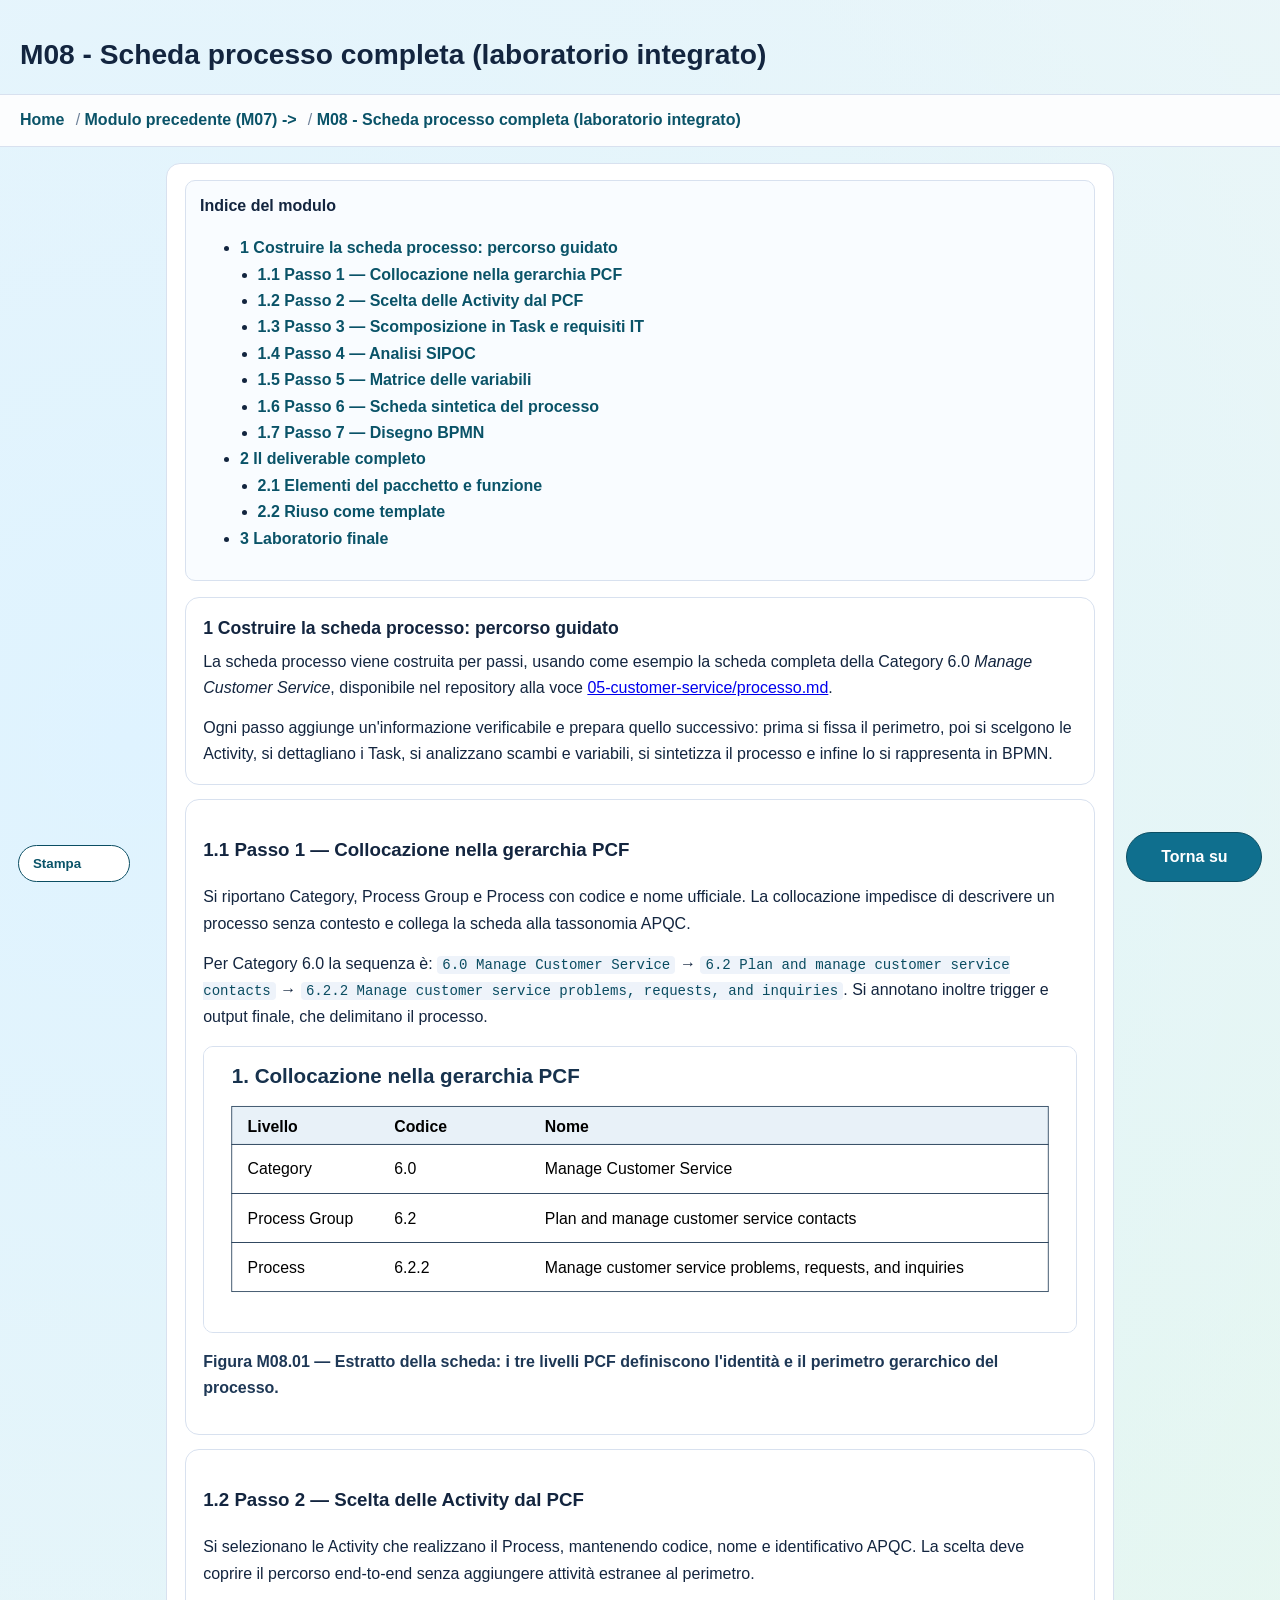
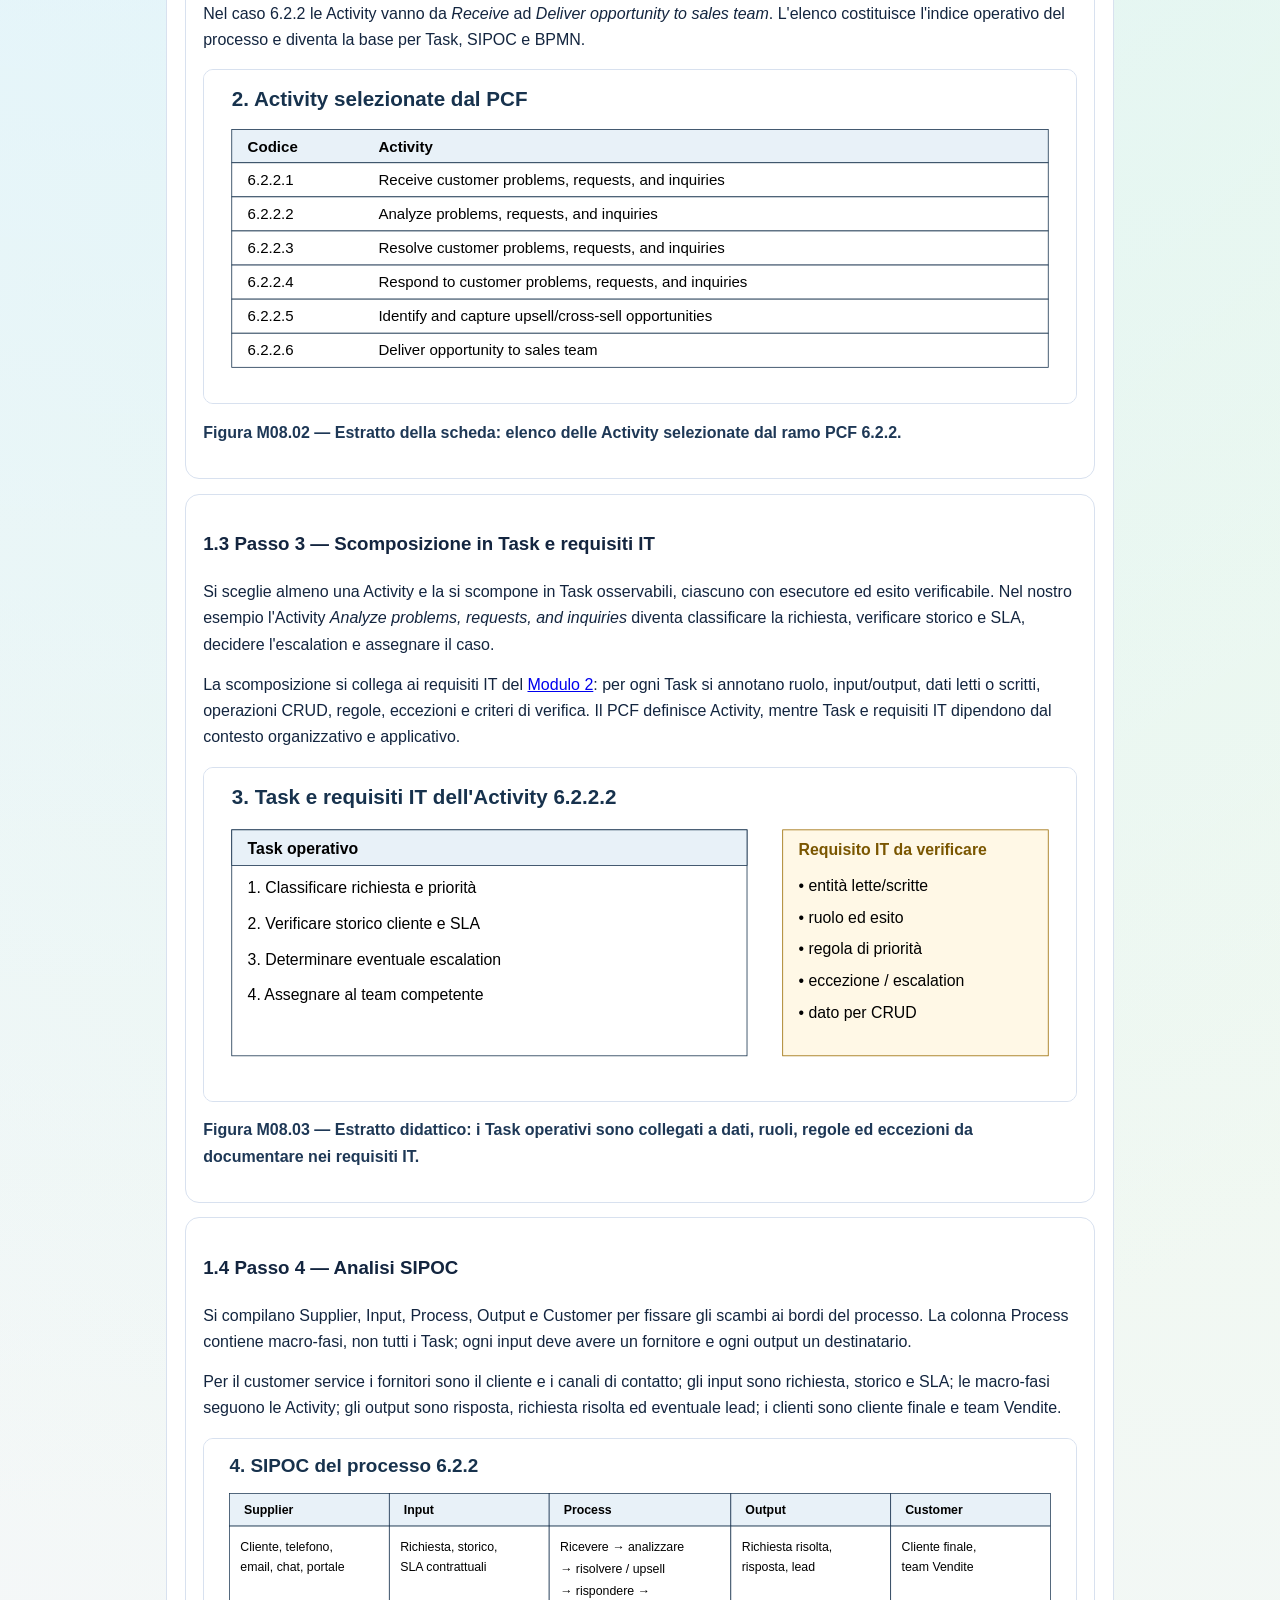
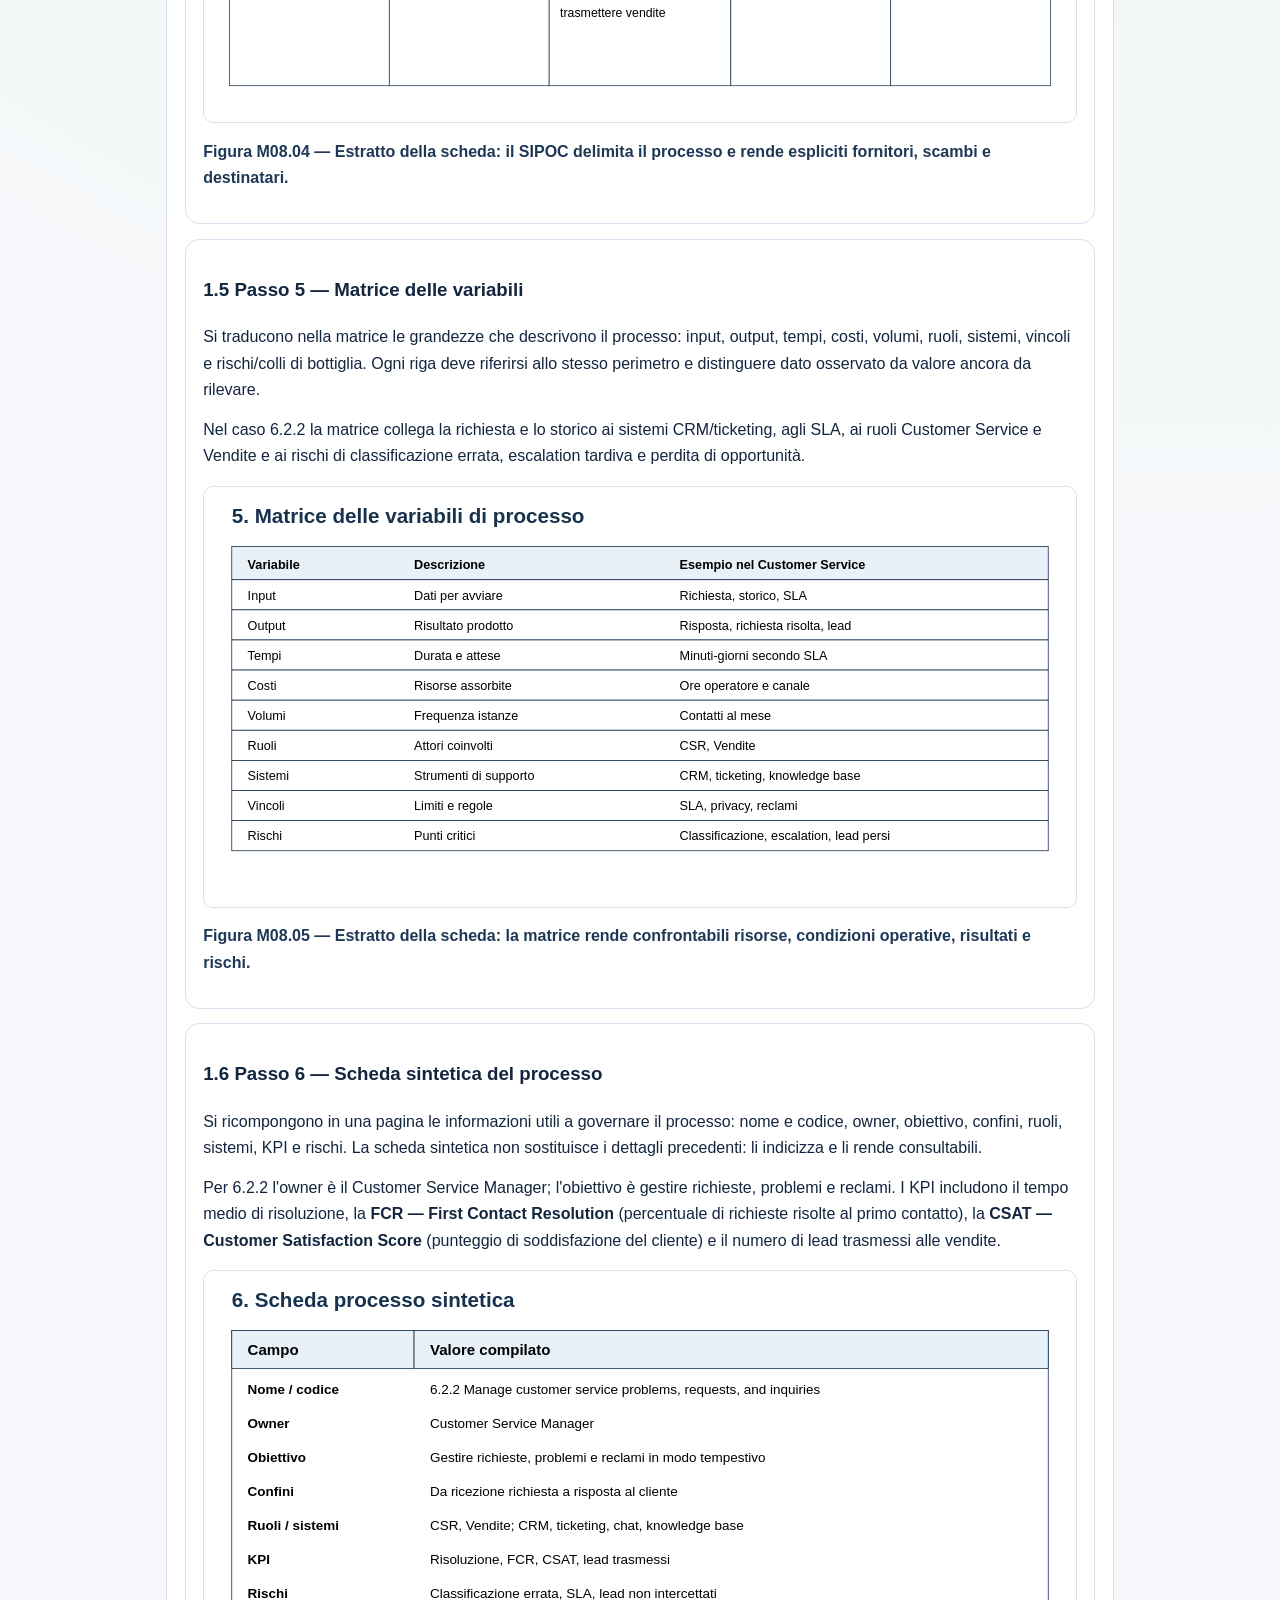
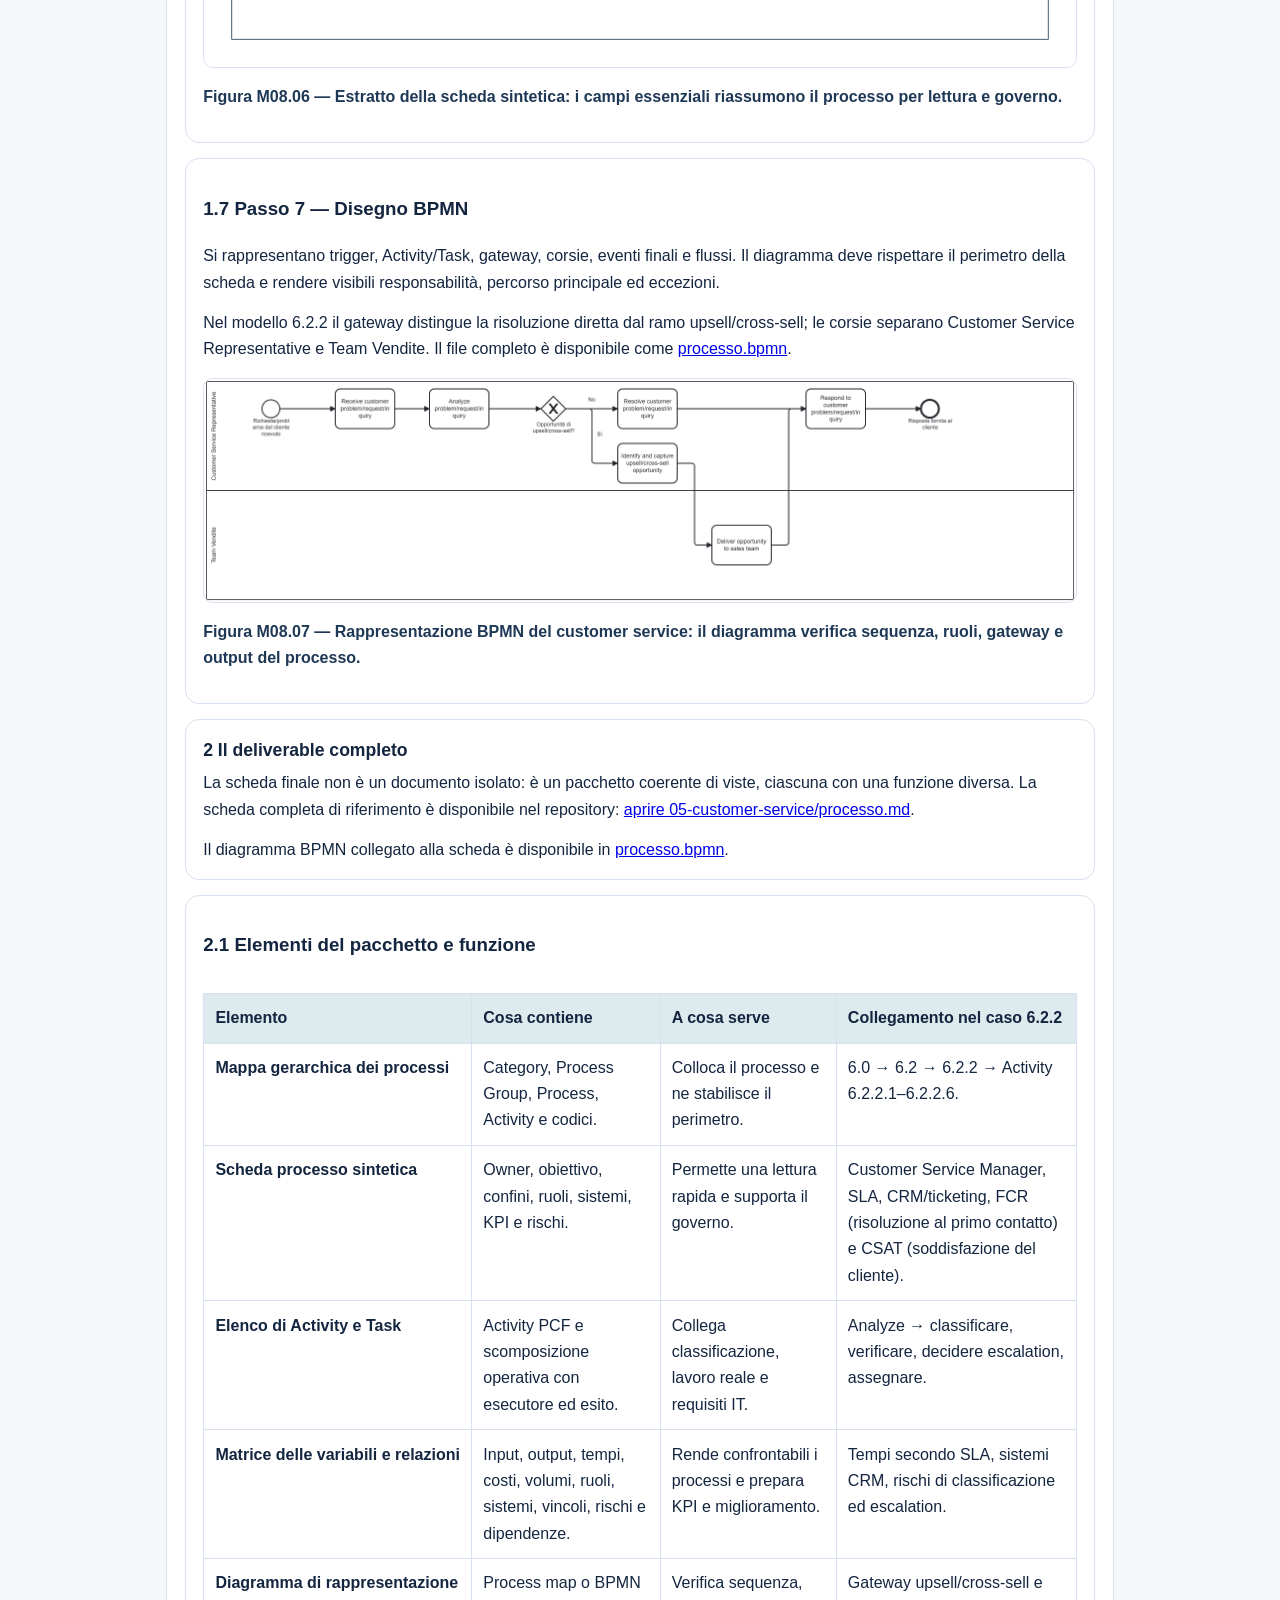
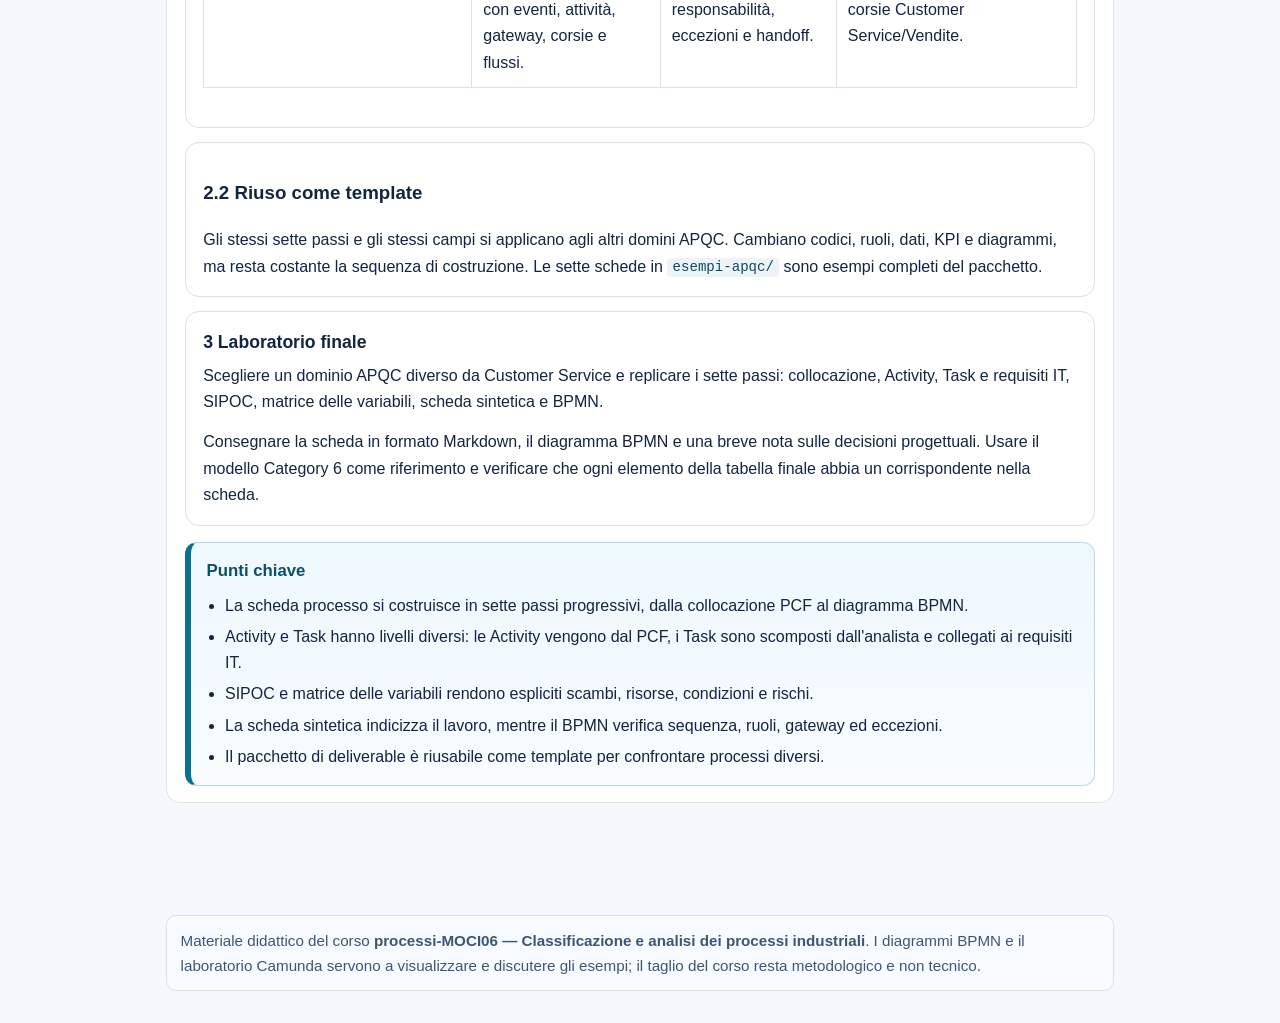
<file: site/chapters/chapter-08.html>
<!doctype html>
<html lang="it">
<head>
<meta charset="utf-8">
<meta name="viewport" content="width=device-width, initial-scale=1.0">
<title>M08 - Scheda processo completa (laboratorio integrato)</title>
<link rel="stylesheet" href="../assets/css/main.css">
<script defer src="../assets/js/back-to-top.js"></script>
</head>
<body>
<header class="hero" id="top">
 <h1>M08 - Scheda processo completa (laboratorio integrato)</h1>
</header>
<nav class="primary-nav" id="primary-nav" aria-label="Navigazione">
   <a href="../index.html">Home</a>
   <a href="chapter-07.html">Modulo precedente (M07)</a>
   <a href="chapter-08.html" aria-current="page">M08 - Scheda processo completa (laboratorio integrato)</a>
</nav>
<main class="content">
 <article>
  <section class="section-toc">
   <h2>Indice del modulo</h2>
   <ul>
    <li><a href="#s01">1 Costruire la scheda processo: percorso guidato</a></li><li style="margin-left:1.1rem"><a href="#s02">1.1 Passo 1 — Collocazione nella gerarchia PCF</a></li><li style="margin-left:1.1rem"><a href="#s03">1.2 Passo 2 — Scelta delle Activity dal PCF</a></li><li style="margin-left:1.1rem"><a href="#s04">1.3 Passo 3 — Scomposizione in Task e requisiti IT</a></li><li style="margin-left:1.1rem"><a href="#s05">1.4 Passo 4 — Analisi SIPOC</a></li><li style="margin-left:1.1rem"><a href="#s06">1.5 Passo 5 — Matrice delle variabili</a></li><li style="margin-left:1.1rem"><a href="#s07">1.6 Passo 6 — Scheda sintetica del processo</a></li><li style="margin-left:1.1rem"><a href="#s08">1.7 Passo 7 — Disegno BPMN</a></li><li><a href="#s09">2 Il deliverable completo</a></li><li style="margin-left:1.1rem"><a href="#s10">2.1 Elementi del pacchetto e funzione</a></li><li style="margin-left:1.1rem"><a href="#s11">2.2 Riuso come template</a></li><li><a href="#s12">3 Laboratorio finale</a></li>
   </ul>
  </section>
<section class="study-section" id="s01">
  <h2>1 Costruire la scheda processo: percorso guidato</h2>
  <p>La scheda processo viene costruita per passi, usando come esempio la scheda completa della Category 6.0 <em>Manage Customer Service</em>, disponibile nel repository alla voce <a href="https://github.com/thimotyb/corso-processi/blob/main/esempi-apqc/05-customer-service/processo.md" target="_blank" rel="noopener noreferrer">05-customer-service/processo.md</a>.</p>
  <p>Ogni passo aggiunge un&#x27;informazione verificabile e prepara quello successivo: prima si fissa il perimetro, poi si scelgono le Activity, si dettagliano i Task, si analizzano scambi e variabili, si sintetizza il processo e infine lo si rappresenta in BPMN.</p>
</section>
<section class="study-section" id="s02">
  <h3>1.1 Passo 1 — Collocazione nella gerarchia PCF</h3>
  <p>Si riportano Category, Process Group e Process con codice e nome ufficiale. La collocazione impedisce di descrivere un processo senza contesto e collega la scheda alla tassonomia APQC.</p>
  <p>Per Category 6.0 la sequenza è: <code>6.0 Manage Customer Service</code> → <code>6.2 Plan and manage customer service contacts</code> → <code>6.2.2 Manage customer service problems, requests, and inquiries</code>. Si annotano inoltre trigger e output finale, che delimitano il processo.</p>
  <figure class="chapter-figure"><img class="zoomable" src="../assets/images/ch08/m08-step-01-collocazione.svg" alt="Estratto della scheda processo con Category 6.0, Process Group 6.2 e Process 6.2.2" data-caption="Figura M08.01 — Passo 1: collocazione PCF."><figcaption>Figura M08.01 — Estratto della scheda: i tre livelli PCF definiscono l'identità e il perimetro gerarchico del processo.</figcaption></figure>
</section>
<section class="study-section" id="s03">
  <h3>1.2 Passo 2 — Scelta delle Activity dal PCF</h3>
  <p>Si selezionano le Activity che realizzano il Process, mantenendo codice, nome e identificativo APQC. La scelta deve coprire il percorso end-to-end senza aggiungere attività estranee al perimetro.</p>
  <p>Nel caso 6.2.2 le Activity vanno da <em>Receive</em> ad <em>Deliver opportunity to sales team</em>. L'elenco costituisce l'indice operativo del processo e diventa la base per Task, SIPOC e BPMN.</p>
  <figure class="chapter-figure"><img class="zoomable" src="../assets/images/ch08/m08-step-02-activity.svg" alt="Estratto della scheda con l'elenco delle sei Activity APQC del processo 6.2.2" data-caption="Figura M08.02 — Passo 2: Activity del processo."><figcaption>Figura M08.02 — Estratto della scheda: elenco delle Activity selezionate dal ramo PCF 6.2.2.</figcaption></figure>
</section>
<section class="study-section" id="s04">
  <h3>1.3 Passo 3 — Scomposizione in Task e requisiti IT</h3>
  <p>Si sceglie almeno una Activity e la si scompone in Task osservabili, ciascuno con esecutore ed esito verificabile. Nel nostro esempio l'Activity <em>Analyze problems, requests, and inquiries</em> diventa classificare la richiesta, verificare storico e SLA, decidere l'escalation e assegnare il caso.</p>
  <p>La scomposizione si collega ai requisiti IT del <a href="chapter-02.html">Modulo 2</a>: per ogni Task si annotano ruolo, input/output, dati letti o scritti, operazioni CRUD, regole, eccezioni e criteri di verifica. Il PCF definisce Activity, mentre Task e requisiti IT dipendono dal contesto organizzativo e applicativo.</p>
  <figure class="chapter-figure"><img class="zoomable" src="../assets/images/ch08/m08-step-03-task-requirements.svg" alt="Estratto della scheda con la scomposizione dell'Activity Analyze in quattro Task e i requisiti IT da verificare" data-caption="Figura M08.03 — Passo 3: Task e requisiti IT."><figcaption>Figura M08.03 — Estratto didattico: i Task operativi sono collegati a dati, ruoli, regole ed eccezioni da documentare nei requisiti IT.</figcaption></figure>
</section>
<section class="study-section" id="s05">
  <h3>1.4 Passo 4 — Analisi SIPOC</h3>
  <p>Si compilano Supplier, Input, Process, Output e Customer per fissare gli scambi ai bordi del processo. La colonna Process contiene macro-fasi, non tutti i Task; ogni input deve avere un fornitore e ogni output un destinatario.</p>
  <p>Per il customer service i fornitori sono il cliente e i canali di contatto; gli input sono richiesta, storico e SLA; le macro-fasi seguono le Activity; gli output sono risposta, richiesta risolta ed eventuale lead; i clienti sono cliente finale e team Vendite.</p>
  <figure class="chapter-figure"><img class="zoomable" src="../assets/images/ch08/m08-step-04-sipoc.svg" alt="Estratto della scheda con il SIPOC del processo APQC 6.2.2" data-caption="Figura M08.04 — Passo 4: SIPOC."><figcaption>Figura M08.04 — Estratto della scheda: il SIPOC delimita il processo e rende espliciti fornitori, scambi e destinatari.</figcaption></figure>
</section>
<section class="study-section" id="s06">
  <h3>1.5 Passo 5 — Matrice delle variabili</h3>
  <p>Si traducono nella matrice le grandezze che descrivono il processo: input, output, tempi, costi, volumi, ruoli, sistemi, vincoli e rischi/colli di bottiglia. Ogni riga deve riferirsi allo stesso perimetro e distinguere dato osservato da valore ancora da rilevare.</p>
  <p>Nel caso 6.2.2 la matrice collega la richiesta e lo storico ai sistemi CRM/ticketing, agli SLA, ai ruoli Customer Service e Vendite e ai rischi di classificazione errata, escalation tardiva e perdita di opportunità.</p>
  <figure class="chapter-figure"><img class="zoomable" src="../assets/images/ch08/m08-step-05-variabili.svg" alt="Estratto della scheda con la matrice delle variabili del customer service" data-caption="Figura M08.05 — Passo 5: matrice delle variabili."><figcaption>Figura M08.05 — Estratto della scheda: la matrice rende confrontabili risorse, condizioni operative, risultati e rischi.</figcaption></figure>
</section>
<section class="study-section" id="s07">
  <h3>1.6 Passo 6 — Scheda sintetica del processo</h3>
  <p>Si ricompongono in una pagina le informazioni utili a governare il processo: nome e codice, owner, obiettivo, confini, ruoli, sistemi, KPI e rischi. La scheda sintetica non sostituisce i dettagli precedenti: li indicizza e li rende consultabili.</p>
  <p>Per 6.2.2 l'owner è il Customer Service Manager; l'obiettivo è gestire richieste, problemi e reclami. I KPI includono il tempo medio di risoluzione, la <strong>FCR — First Contact Resolution</strong> (percentuale di richieste risolte al primo contatto), la <strong>CSAT — Customer Satisfaction Score</strong> (punteggio di soddisfazione del cliente) e il numero di lead trasmessi alle vendite.</p>
  <figure class="chapter-figure"><img class="zoomable" src="../assets/images/ch08/m08-step-06-scheda-sintetica.svg" alt="Estratto della scheda sintetica del processo APQC 6.2.2 con owner, obiettivo, confini, sistemi, KPI e rischi" data-caption="Figura M08.06 — Passo 6: scheda processo sintetica."><figcaption>Figura M08.06 — Estratto della scheda sintetica: i campi essenziali riassumono il processo per lettura e governo.</figcaption></figure>
</section>
<section class="study-section" id="s08">
  <h3>1.7 Passo 7 — Disegno BPMN</h3>
  <p>Si rappresentano trigger, Activity/Task, gateway, corsie, eventi finali e flussi. Il diagramma deve rispettare il perimetro della scheda e rendere visibili responsabilità, percorso principale ed eccezioni.</p>
  <p>Nel modello 6.2.2 il gateway distingue la risoluzione diretta dal ramo upsell/cross-sell; le corsie separano Customer Service Representative e Team Vendite. Il file completo è disponibile come <a href="https://github.com/thimotyb/corso-processi/blob/main/esempi-apqc/05-customer-service/processo.bpmn" target="_blank" rel="noopener noreferrer">processo.bpmn</a>.</p>
  <figure class="chapter-figure"><img class="zoomable" src="../assets/images/apqc-customer-service-process.png" alt="Diagramma BPMN del processo APQC 6.2.2 con corsie Customer Service Representative e Team Vendite" data-caption="Figura M08.07 — Passo 7: diagramma BPMN."><figcaption>Figura M08.07 — Rappresentazione BPMN del customer service: il diagramma verifica sequenza, ruoli, gateway e output del processo.</figcaption></figure>
</section>
<section class="study-section" id="s09">
  <h2>2 Il deliverable completo</h2>
  <p>La scheda finale non è un documento isolato: è un pacchetto coerente di viste, ciascuna con una funzione diversa. La scheda completa di riferimento è disponibile nel repository: <a href="https://github.com/thimotyb/corso-processi/blob/main/esempi-apqc/05-customer-service/processo.md" target="_blank" rel="noopener noreferrer">aprire 05-customer-service/processo.md</a>.</p>
  <p>Il diagramma BPMN collegato alla scheda è disponibile in <a href="https://github.com/thimotyb/corso-processi/blob/main/esempi-apqc/05-customer-service/processo.bpmn" target="_blank" rel="noopener noreferrer">processo.bpmn</a>.</p>
</section>
<section class="study-section" id="s10">
  <h3>2.1 Elementi del pacchetto e funzione</h3>
  <div class="table-wrap"><table class="pcf-table"><thead><tr><th>Elemento</th><th>Cosa contiene</th><th>A cosa serve</th><th>Collegamento nel caso 6.2.2</th></tr></thead><tbody><tr><td><strong>Mappa gerarchica dei processi</strong></td><td>Category, Process Group, Process, Activity e codici.</td><td>Colloca il processo e ne stabilisce il perimetro.</td><td>6.0 → 6.2 → 6.2.2 → Activity 6.2.2.1–6.2.2.6.</td></tr><tr><td><strong>Scheda processo sintetica</strong></td><td>Owner, obiettivo, confini, ruoli, sistemi, KPI e rischi.</td><td>Permette una lettura rapida e supporta il governo.</td><td>Customer Service Manager, SLA, CRM/ticketing, FCR (risoluzione al primo contatto) e CSAT (soddisfazione del cliente).</td></tr><tr><td><strong>Elenco di Activity e Task</strong></td><td>Activity PCF e scomposizione operativa con esecutore ed esito.</td><td>Collega classificazione, lavoro reale e requisiti IT.</td><td>Analyze → classificare, verificare, decidere escalation, assegnare.</td></tr><tr><td><strong>Matrice delle variabili e relazioni</strong></td><td>Input, output, tempi, costi, volumi, ruoli, sistemi, vincoli, rischi e dipendenze.</td><td>Rende confrontabili i processi e prepara KPI e miglioramento.</td><td>Tempi secondo SLA, sistemi CRM, rischi di classificazione ed escalation.</td></tr><tr><td><strong>Diagramma di rappresentazione</strong></td><td>Process map o BPMN con eventi, attività, gateway, corsie e flussi.</td><td>Verifica sequenza, responsabilità, eccezioni e handoff.</td><td>Gateway upsell/cross-sell e corsie Customer Service/Vendite.</td></tr></tbody></table></div>
</section>
<section class="study-section" id="s11">
  <h3>2.2 Riuso come template</h3>
  <p>Gli stessi sette passi e gli stessi campi si applicano agli altri domini APQC. Cambiano codici, ruoli, dati, KPI e diagrammi, ma resta costante la sequenza di costruzione. Le sette schede in <code>esempi-apqc/</code> sono esempi completi del pacchetto.</p>
</section>
<section class="study-section" id="s12">
  <h2>3 Laboratorio finale</h2>
  <p>Scegliere un dominio APQC diverso da Customer Service e replicare i sette passi: collocazione, Activity, Task e requisiti IT, SIPOC, matrice delle variabili, scheda sintetica e BPMN.</p>
  <p>Consegnare la scheda in formato Markdown, il diagramma BPMN e una breve nota sulle decisioni progettuali. Usare il modello Category 6 come riferimento e verificare che ogni elemento della tabella finale abbia un corrispondente nella scheda.</p>
</section>
  <section class="key-takeaways">
   <h2>Punti chiave</h2>
   <ul>
    <li>La scheda processo si costruisce in sette passi progressivi, dalla collocazione PCF al diagramma BPMN.</li>
    <li>Activity e Task hanno livelli diversi: le Activity vengono dal PCF, i Task sono scomposti dall&#x27;analista e collegati ai requisiti IT.</li>
    <li>SIPOC e matrice delle variabili rendono espliciti scambi, risorse, condizioni e rischi.</li>
    <li>La scheda sintetica indicizza il lavoro, mentre il BPMN verifica sequenza, ruoli, gateway ed eccezioni.</li>
    <li>Il pacchetto di deliverable è riusabile come template per confrontare processi diversi.</li>
   </ul>
  </section>
 </article>
</main>
<div class="site-footer-note">
 <p>Materiale didattico del corso <strong>processi-MOCI06 — Classificazione e analisi dei processi industriali</strong>. I diagrammi BPMN e il laboratorio Camunda servono a visualizzare e discutere gli esempi; il taglio del corso resta metodologico e non tecnico.</p>
</div>
<button class="print-page" type="button" data-print-page aria-label="Stampa la pagina">Stampa</button>
<a class="back-to-top" href="#top" data-back-to-top aria-hidden="true" tabindex="-1">Torna su</a>
<div class="lightbox" id="lightbox" aria-hidden="true">
 <figure class="lightbox-inner">
  <img id="lightbox-image" alt="">
  <figcaption id="lightbox-caption"></figcaption>
 </figure>
</div>
</body>
</html>
</file>
<file: site/assets/css/main.css>
:root {
  --bg: #f6f7fb;
  --surface: #ffffff;
  --text: #13253f;
  --accent: #0f6f8e;
  --accent-strong: #0a5368;
  --border: #d8e1ef;
}

* {
  box-sizing: border-box;
}

body {
  margin: 0;
  font-family: "Source Sans 3", "Segoe UI", sans-serif;
  color: var(--text);
  background:
    radial-gradient(circle at 10% 10%, #dff3ff 0, transparent 35%),
    radial-gradient(circle at 90% 20%, #eaf9e7 0, transparent 40%), var(--bg);
  line-height: 1.65;
}

.definition-box {
  background-color: #eafaf1;
  border: 1px solid #a3e9a4;
  border-left: 5px solid #4caf50;
  padding: 1em 1.5em;
  margin: 1.5em 0;
  border-radius: 4px;
}

.definition-box strong {
  color: #1b5e20;
  font-weight: 600;
}

.hero {
  padding: 2rem 1.25rem 1rem;
}
.hero h1 {
  margin: 0;
  font-size: clamp(1.7rem, 2.2vw, 2.45rem);
}

.primary-nav {
  position: sticky;
  top: 0;
  display: flex;
  flex-wrap: wrap;
  gap: 0.7rem;
  padding: 0.75rem 1.25rem;
  background: color-mix(in srgb, var(--surface) 90%, #deedf6);
  border-top: 1px solid var(--border);
  border-bottom: 1px solid var(--border);
  z-index: 20;
}

.primary-nav a {
  text-decoration: none;
  color: var(--accent-strong);
  font-weight: 700;
}

.primary-nav a + a::before {
  content: " / ";
  color: #6f829a;
  font-weight: 500;
}

.primary-nav a[href*="chapter-"]::after {
  content: " ->";
  font-weight: 700;
}

.primary-nav a[aria-current="page"]::after {
  content: "";
}

.content {
  max-width: 980px;
  margin: 1rem auto 7rem;
  padding: 0 1rem;
}

article,
.figure-grid,
section {
  background: var(--surface);
  border: 1px solid var(--border);
  border-radius: 14px;
  padding: 1rem 1.1rem;
}

.study-section + .study-section {
  margin-top: 0.9rem;
}
.study-section h2 {
  margin: 0 0 0.35rem 0;
  font-size: 1.1rem;
}
.study-section p {
  margin: 0;
}
.study-section p + p,
.study-section p + ul,
.study-section ul + p {
  margin-top: 0.85rem;
}

.study-section h2,
.study-section h3 {
  scroll-margin-top: 8.8rem;
}

.figure-grid {
  margin-top: 1rem;
}
.chapter-figure {
  margin: 1rem 0;
}
.chapter-figure img {
  width: 100%;
  max-height: 460px;
  object-fit: contain;
  border: 1px solid var(--border);
  border-radius: 10px;
  background: #f9fbff;
  cursor: zoom-in;
}
.chapter-figure figcaption {
  margin-top: 0.45rem;
  font-weight: 700;
  color: #1e3856;
}

.pcf-table {
  width: 100%;
  border-collapse: collapse;
  margin: 0.8rem 0 1.4rem;
}

.table-wrap {
  width: 100%;
  max-width: 100%;
  overflow-x: auto;
  overscroll-behavior-inline: contain;
  -webkit-overflow-scrolling: touch;
}

.pcf-table th,
.pcf-table td {
  padding: 0.7rem;
  border: 1px solid var(--border);
  text-align: left;
  vertical-align: top;
}

.pcf-table th {
  background: color-mix(in srgb, var(--accent) 14%, var(--surface));
}

.pcf-table th:first-child,
.pcf-table td:first-child {
  width: 8.5rem;
  white-space: nowrap;
}

.pcf-group-block {
  margin: 1.6rem 0;
  padding-top: 0.25rem;
  border-top: 2px solid var(--border);
}

.pcf-group-block h4 {
  margin-bottom: 0.35rem;
  color: var(--accent-strong);
}

.pcf-kpi-table {
  min-width: 1050px;
}

.pcf-kpi-table td {
  min-width: 12rem;
  white-space: normal;
  overflow-wrap: anywhere;
}

.lightbox {
  position: fixed;
  inset: 0;
  display: none;
  place-items: center;
  padding: 0;
  background: rgba(8, 17, 28, 0.85);
  z-index: 60;
  cursor: zoom-out;
}

.lightbox.open {
  display: grid;
}

.lightbox-inner {
  width: 100%;
  height: 100%;
  max-width: 100vw;
  max-height: 100vh;
  margin: 0;
  display: grid;
  place-items: center;
}

.lightbox-inner img {
  max-width: 100vw;
  max-height: 100vh;
  width: auto;
  height: auto;
  object-fit: contain;
  border-radius: 0;
}

/* I diagrammi SVG Mermaid hanno uno sfondo trasparente: nello zoom il
   pannello bianco mantiene leggibili frecce e testi scuri. */
#lightbox-image[src$=".svg"] {
  box-sizing: border-box;
  padding: 1rem;
  background: #fff;
}

.lightbox-inner figcaption {
  display: none;
}

.back-to-top {
  position: fixed;
  right: 1.1rem;
  bottom: 1.1rem;
  display: none;
  align-items: center;
  justify-content: center;
  min-width: 8.5rem;
  padding: 0.7rem 0.95rem;
  border-radius: 999px;
  border: 1px solid color-mix(in srgb, var(--accent) 70%, black);
  background: var(--accent);
  color: #fff;
  text-decoration: none;
  font-weight: 700;
  opacity: 1;
  pointer-events: auto;
  transform: translateY(0);
  transition:
    opacity 0.2s ease,
    transform 0.2s ease;
  z-index: 40;
}

.js-enabled .back-to-top {
  display: inline-flex;
}
.back-to-top.is-visible {
  opacity: 1;
  pointer-events: auto;
  transform: translateY(0);
}
.back-to-top:hover {
  background: var(--accent-strong);
}

.back-to-top-fallback {
  position: fixed;
  right: 1.1rem;
  bottom: 1.1rem;
  border-radius: 999px;
  padding: 0.65rem 0.9rem;
  text-decoration: none;
  background: var(--accent);
  color: #fff;
  font-weight: 700;
}

.print-page {
  position: fixed;
  left: 1.1rem;
  bottom: 1.1rem;
  display: inline-flex;
  align-items: center;
  gap: 0.45rem;
  min-width: 7rem;
  padding: 0.65rem 0.9rem;
  border-radius: 999px;
  border: 1px solid color-mix(in srgb, var(--accent) 70%, black);
  background: var(--surface);
  color: var(--accent-strong);
  font-weight: 700;
  cursor: pointer;
  z-index: 40;
}

.print-page:hover {
  background: color-mix(in srgb, var(--surface) 80%, #deedf6);
}

.print-page .print-icon {
  width: 1rem;
  height: 1rem;
  display: inline-flex;
}

.print-page .print-icon svg {
  width: 100%;
  height: 100%;
  fill: currentColor;
}

.primary-nav a:focus-visible,
.back-to-top:focus-visible,
.back-to-top-fallback:focus-visible,
.chapter-figure img:focus-visible,
.print-page:focus-visible {
  outline: 3px solid #ffb340;
  outline-offset: 2px;
}

@media (prefers-reduced-motion: reduce) {
  .back-to-top {
    transition: none;
  }
}

.section-toc {
  margin-bottom: 1rem;
  background: #f9fcff;
  border: 1px solid var(--border);
  border-radius: 10px;
  padding: 0.75rem 0.9rem;
}

.section-toc h2 {
  margin: 0 0 0.4rem 0;
  font-size: 1rem;
}

.section-toc ol {
  margin: 0;
  padding-left: 1.2rem;
}

.section-toc a {
  color: var(--accent-strong);
  text-decoration: none;
  font-weight: 600;
}

.study-bullets {
  margin: 0.45rem 0 0.35rem 0;
  padding-left: 1.25rem;
}

.study-bullets li + li {
  margin-top: 0.35rem;
}

.note-box {
  margin: 0.7rem 0;
  padding: 0.7rem 0.85rem;
  border-left: 4px solid #d78a00;
  border-radius: 8px;
  background: #fff8e8;
  color: #4c3a13;
}

.chapter-list {
  margin: 0;
  padding-left: 1.2rem;
  columns: 2;
  column-gap: 1.2rem;
}

.chapter-list li + li {
  margin-top: 0.35rem;
}

.chapter-list li {
  break-inside: avoid;
}

.chapter-list a {
  color: var(--accent-strong);
  font-weight: 600;
  text-decoration: none;
}

.chapter-list a::before {
  content: "-> ";
  color: var(--accent);
}

.labs-grid {
  display: grid;
  grid-template-columns: repeat(auto-fit, minmax(240px, 1fr));
  gap: 0.85rem;
}

.lab-card {
  display: block;
  text-decoration: none;
  color: inherit;
  border: 1px solid var(--border);
  border-radius: 12px;
  padding: 0.85rem 0.9rem;
  background: #fbfdff;
  transition:
    transform 0.12s ease,
    box-shadow 0.12s ease,
    border-color 0.12s ease;
}

.lab-card h3 {
  margin: 0 0 0.35rem 0;
  color: var(--accent-strong);
  font-size: 1rem;
  line-height: 1.35;
}

.lab-card p {
  margin: 0;
  color: #2b4564;
}

.lab-card:hover {
  transform: translateY(-1px);
  border-color: color-mix(in srgb, var(--accent) 45%, var(--border));
  box-shadow: 0 6px 16px rgba(20, 54, 93, 0.1);
}

.lab-card:focus-visible {
  outline: 3px solid #ffb340;
  outline-offset: 2px;
}

.site-footer-note {
  margin: 1.2rem auto 2rem;
  max-width: 980px;
  padding: 0 1rem;
  color: #3d5673;
  font-size: 0.95rem;
}

.site-footer-note p {
  margin: 0;
  padding: 0.75rem 0.85rem;
  border: 1px solid var(--border);
  border-radius: 10px;
  background: #f7fbff;
}

.reference-list {
  margin: 0.35rem 0 0.8rem 0;
  padding-left: 1.2rem;
}

.data-table-wrap {
  overflow-x: auto;
  margin: 0.7rem 0;
  border: 1px solid var(--border);
  border-radius: 10px;
}

.data-table {
  border-collapse: collapse;
  width: 100%;
  min-width: 560px;
  font-size: 0.95rem;
}

.data-table caption {
  caption-side: top;
  text-align: left;
  padding: 0.5rem 0.75rem;
  font-weight: 600;
  color: var(--accent-strong);
}

.data-table th,
.data-table td {
  padding: 0.5rem 0.75rem;
  border-bottom: 1px solid var(--border);
  text-align: left;
  vertical-align: top;
}

.data-table thead th {
  background: #eef6fb;
  color: var(--accent-strong);
}

.data-table tbody tr:last-child td {
  border-bottom: none;
}

.data-table tbody tr:nth-child(even) {
  background: #fbfdff;
}

.key-takeaways {
  margin-top: 1rem;
  padding: 0.9rem 1rem;
  border: 1px solid #b9d8ea;
  border-left: 6px solid var(--accent);
  border-radius: 12px;
  background: linear-gradient(180deg, #eef8ff 0%, #f8fcff 100%);
}

.key-takeaways h2 {
  margin: 0 0 0.5rem 0;
  font-size: 1.05rem;
  color: #0c4f66;
}

.key-takeaways ul {
  margin: 0;
  padding-left: 1.15rem;
}

.key-takeaways li + li {
  margin-top: 0.3rem;
}

.module-structure-panel {
  position: sticky;
  top: 1rem;
  width: 100%;
  max-height: calc(100vh - 2rem);
  display: none;
  flex-direction: column;
  border: 1px solid var(--border);
  border-radius: 12px;
  background: var(--surface);
  box-shadow: 0 8px 24px rgba(20, 54, 93, 0.16);
  z-index: 1;
}

.module-structure-header {
  display: flex;
  align-items: center;
  justify-content: space-between;
  gap: 0.4rem;
  padding: 0.65rem 0.7rem 0.5rem 0.7rem;
  border-bottom: 1px solid var(--border);
}

.module-structure-header h2 {
  margin: 0;
  font-size: 0.95rem;
}

.module-structure-collapse {
  border: 1px solid var(--border);
  border-radius: 8px;
  background: #f7fbff;
  color: var(--accent-strong);
  font-weight: 700;
  cursor: pointer;
  padding: 0.15rem 0.45rem;
}

.module-structure-nav {
  overflow: auto;
  padding: 0.45rem 0.55rem 0.65rem 0.55rem;
}

.module-structure-tree,
.module-structure-tree ul {
  list-style: none;
  margin: 0;
  padding: 0;
}

.module-structure-tree .lvl1 + .lvl1 {
  margin-top: 0.32rem;
}

.module-structure-tree .tree-row {
  display: flex;
  align-items: flex-start;
  gap: 0.35rem;
}

.module-structure-tree .tree-toggle,
.module-structure-tree .tree-spacer {
  width: 1rem;
  min-width: 1rem;
  margin-top: 0.1rem;
}

.module-structure-tree .tree-toggle {
  border: 0;
  padding: 0;
  background: transparent;
  color: #385977;
  cursor: pointer;
  font-size: 0.8rem;
  line-height: 1;
}

.module-structure-tree a {
  color: var(--accent-strong);
  text-decoration: none;
  font-size: 0.88rem;
  line-height: 1.35;
  display: inline-block;
  padding: 0.1rem 0.2rem;
  border-radius: 6px;
}

.module-structure-tree .lvl2-list {
  margin: 0.24rem 0 0.18rem 1.8rem;
  padding-left: 0.45rem;
  border-left: 1px solid #d3dfec;
}

.module-structure-tree .lvl2 + .lvl2 {
  margin-top: 0.22rem;
}

.module-structure-tree .lvl2 a {
  color: #274767;
  font-size: 0.84rem;
}

.module-structure-tree a.is-active {
  background: color-mix(in srgb, var(--accent) 14%, #ffffff);
  color: #0a4c61;
  font-weight: 700;
}

.module-structure-tree .lvl2-list.collapsed {
  display: none;
}

body.module-structure-collapsed .module-structure-panel {
  width: 52px;
}

body.module-structure-collapsed .module-structure-header h2,
body.module-structure-collapsed .module-structure-nav {
  display: none;
}

@media print {
  @page {
    size: auto;
    margin: 14mm;
  }

  body {
    background: #fff !important;
    color: #000 !important;
    line-height: 1.45;
  }

  .hero,
  .primary-nav,
  .back-to-top,
  .back-to-top-fallback,
  .print-page,
  .module-structure-panel,
  .lightbox,
  .section-toc {
    display: none !important;
  }

  .content {
    max-width: none;
    margin: 0;
    padding: 0;
  }

  article,
  .figure-grid,
  section {
    border: 0 !important;
    border-radius: 0 !important;
    background: #fff !important;
    box-shadow: none !important;
    padding: 0 !important;
  }

  .study-section {
    margin: 0 0 12pt 0;
    break-inside: avoid-page;
    page-break-inside: avoid;
  }

  .study-section h2 {
    margin: 10pt 0 4pt 0;
    font-size: 12pt;
  }

  .chapter-figure {
    margin: 8pt 0;
    break-inside: avoid-page;
    page-break-inside: avoid;
  }

  .chapter-figure img {
    max-height: none;
    border: 0;
    background: transparent;
  }

  .chapter-figure figcaption {
    margin-top: 4pt;
    color: #222;
    font-size: 10pt;
  }

  a {
    color: #000 !important;
    text-decoration: none;
  }
}

@media (min-width: 1360px) {
  body.has-module-structure .module-structure-panel {
    display: flex;
  }

  body.has-module-structure .content {
    max-width: 1280px;
    display: grid;
    grid-template-columns: 300px minmax(0, 1fr);
    gap: 1rem;
    align-items: start;
  }

  body.has-module-structure .content > :not(.module-structure-panel) {
    grid-column: 2;
  }

  body.has-module-structure.module-structure-collapsed .content {
    grid-template-columns: 52px minmax(0, 1fr);
  }
}

@media (max-width: 860px) {
  .chapter-list {
    columns: 1;
  }
}

/* --- aggiunte MOCI06: blocchi di codice per la guida di laboratorio --- */
.code-label {
  margin: 0.9rem 0 0.3rem 0;
  font-size: 0.72rem;
  font-weight: 700;
  letter-spacing: 0.08em;
  text-transform: uppercase;
  color: #5b6b81;
}
pre {
  margin: 0.3rem 0 1rem 0;
  padding: 0.85rem 1rem;
  background: #0f2136;
  color: #e7eef7;
  border-radius: 10px;
  overflow-x: auto;
  font-family: "SFMono-Regular", Consolas, "Liberation Mono", monospace;
  font-size: 0.82rem;
  line-height: 1.6;
}
:not(pre) > code {
  background: #eef3fa;
  color: #0a4c61;
  padding: 0.08rem 0.32rem;
  border-radius: 4px;
  font-family: "SFMono-Regular", Consolas, "Liberation Mono", monospace;
  font-size: 0.88em;
}
pre code { color: inherit; background: none; padding: 0; }
@media print {
  pre { background: #f2f2f2 !important; color: #000 !important; border: 1px solid #ccc; }
}
</file>
